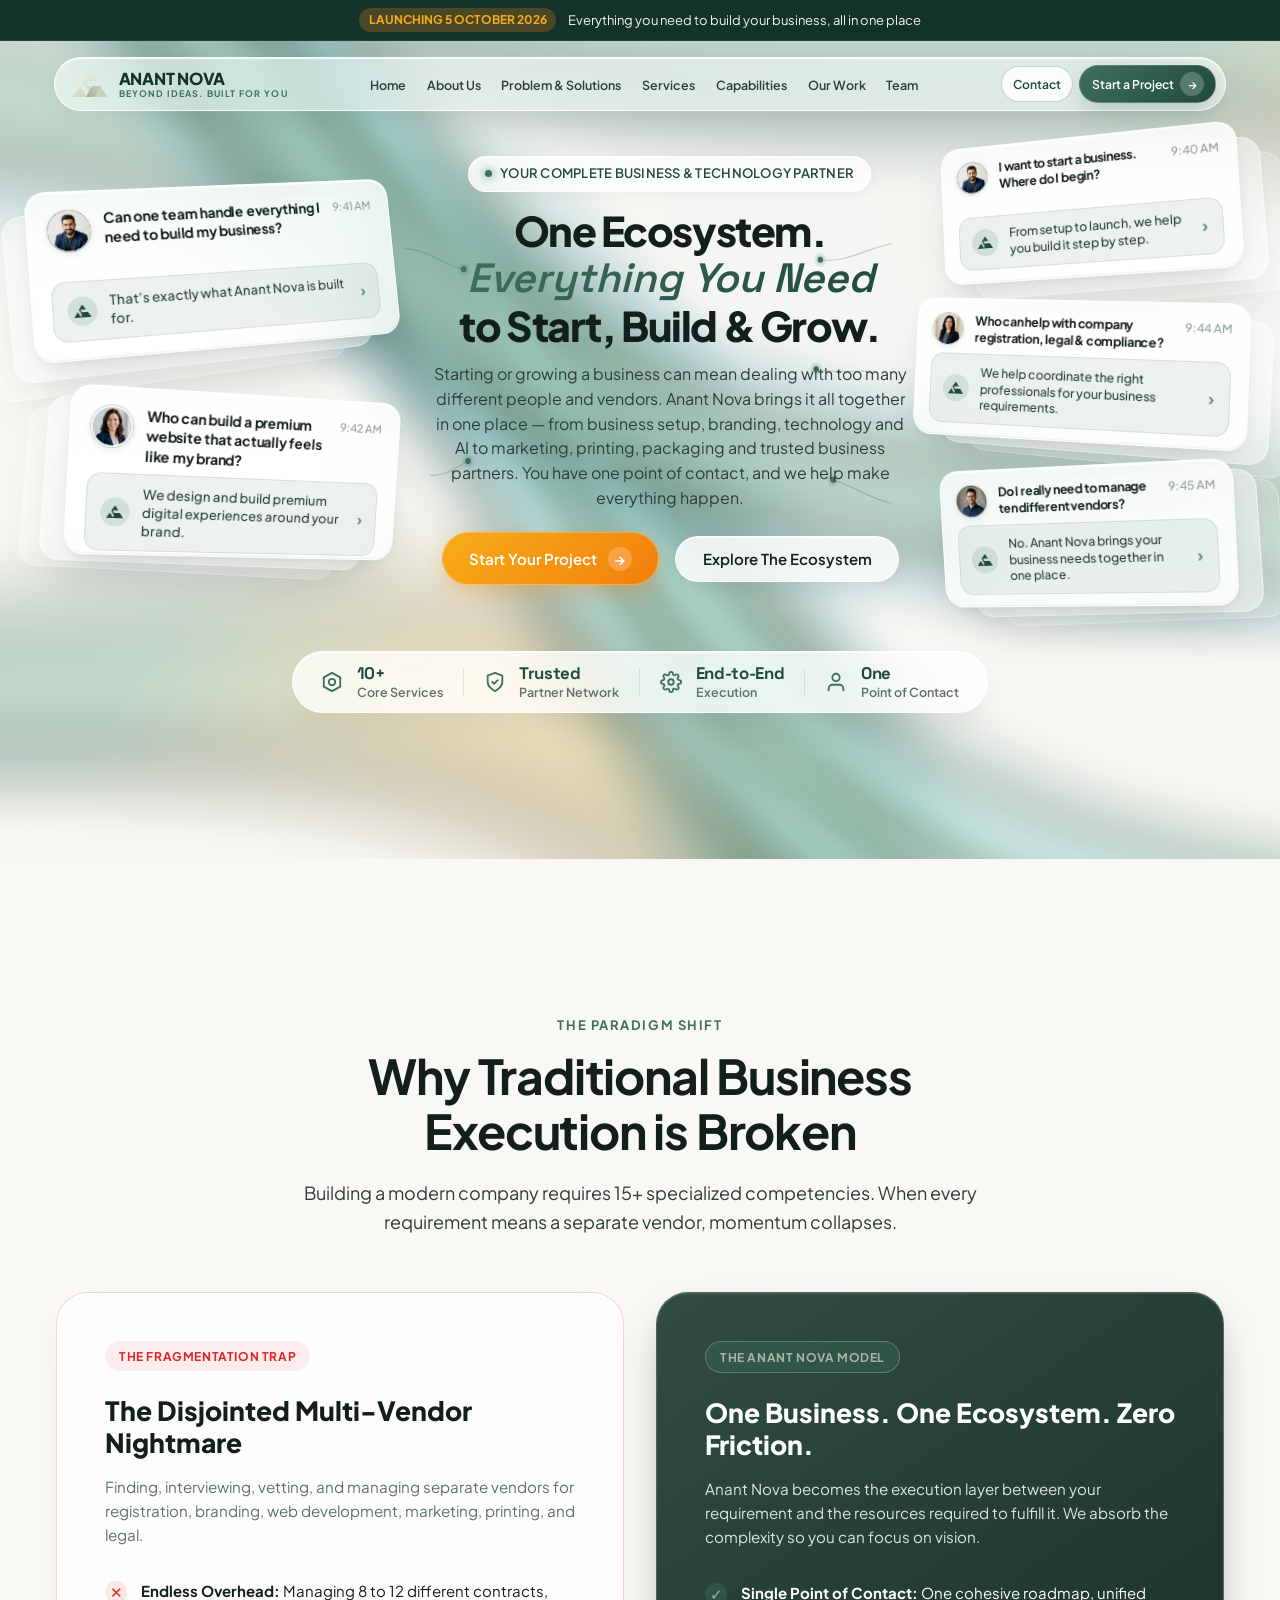
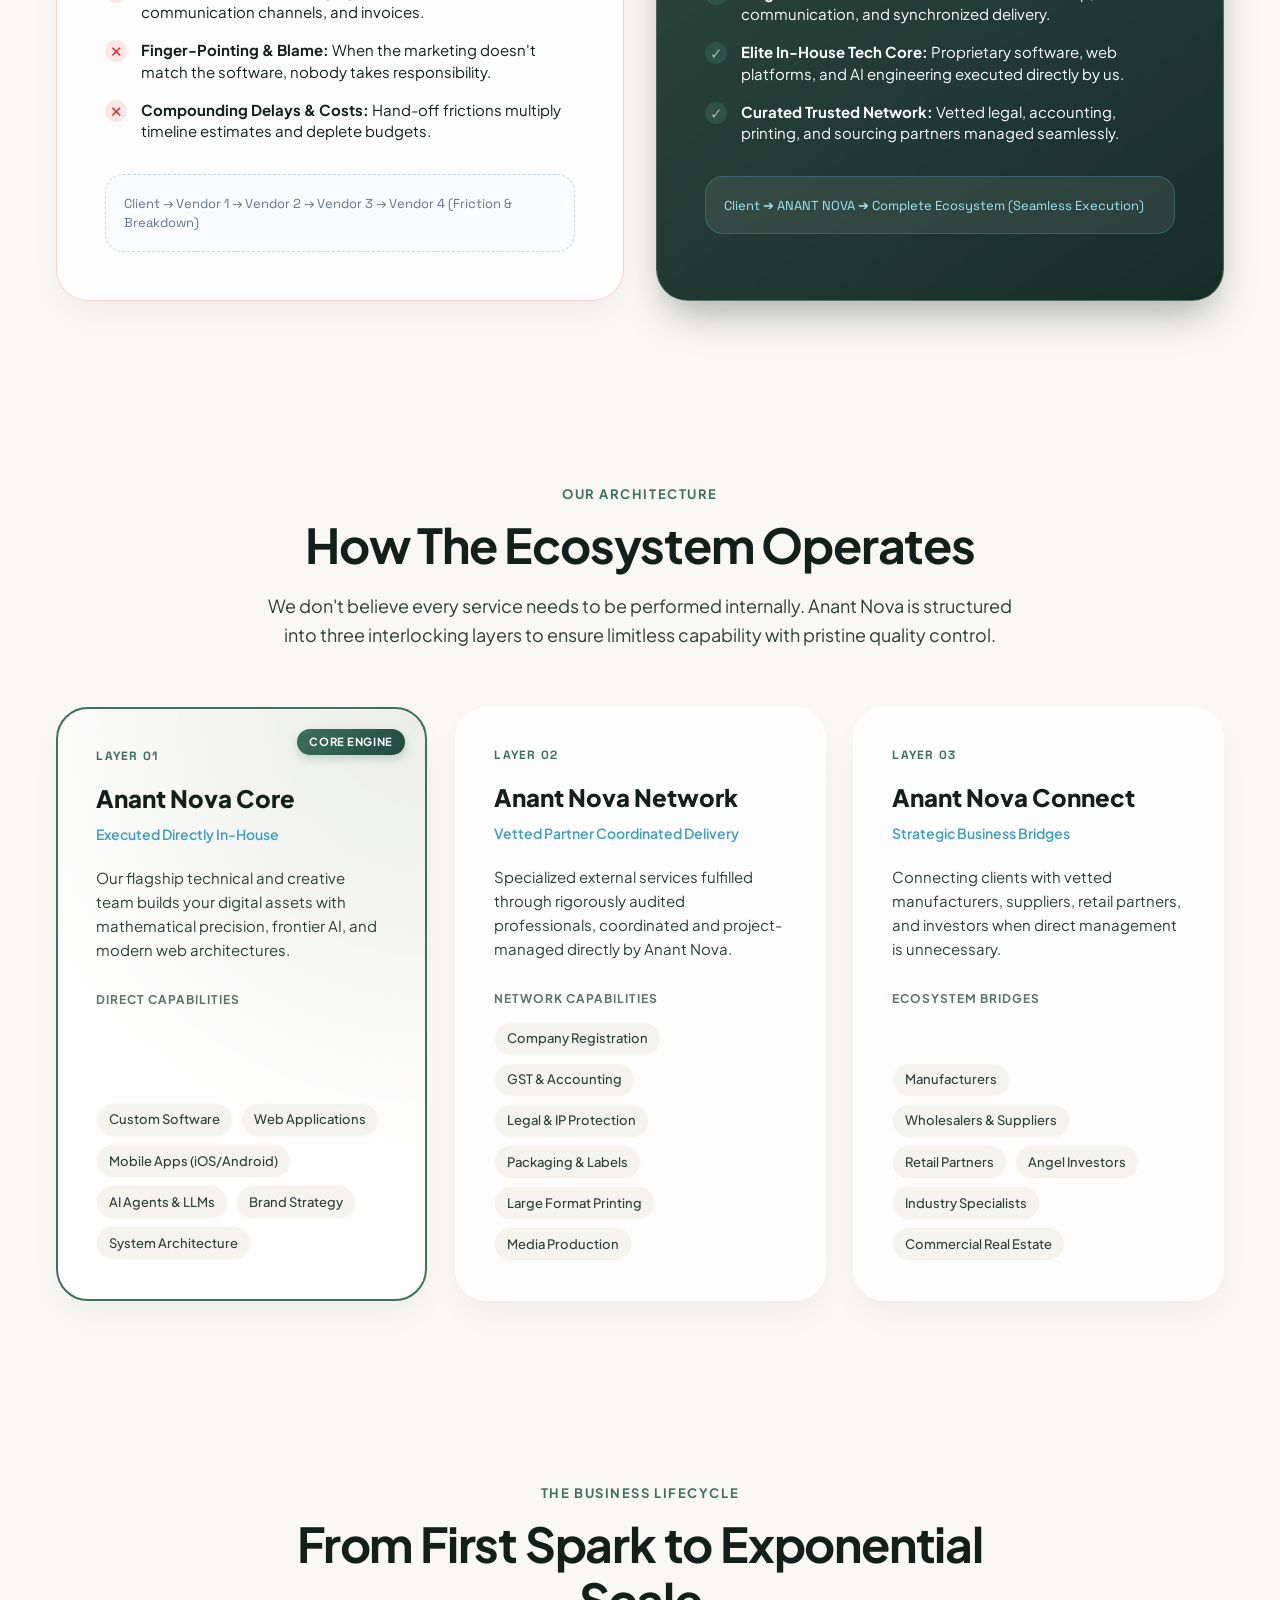
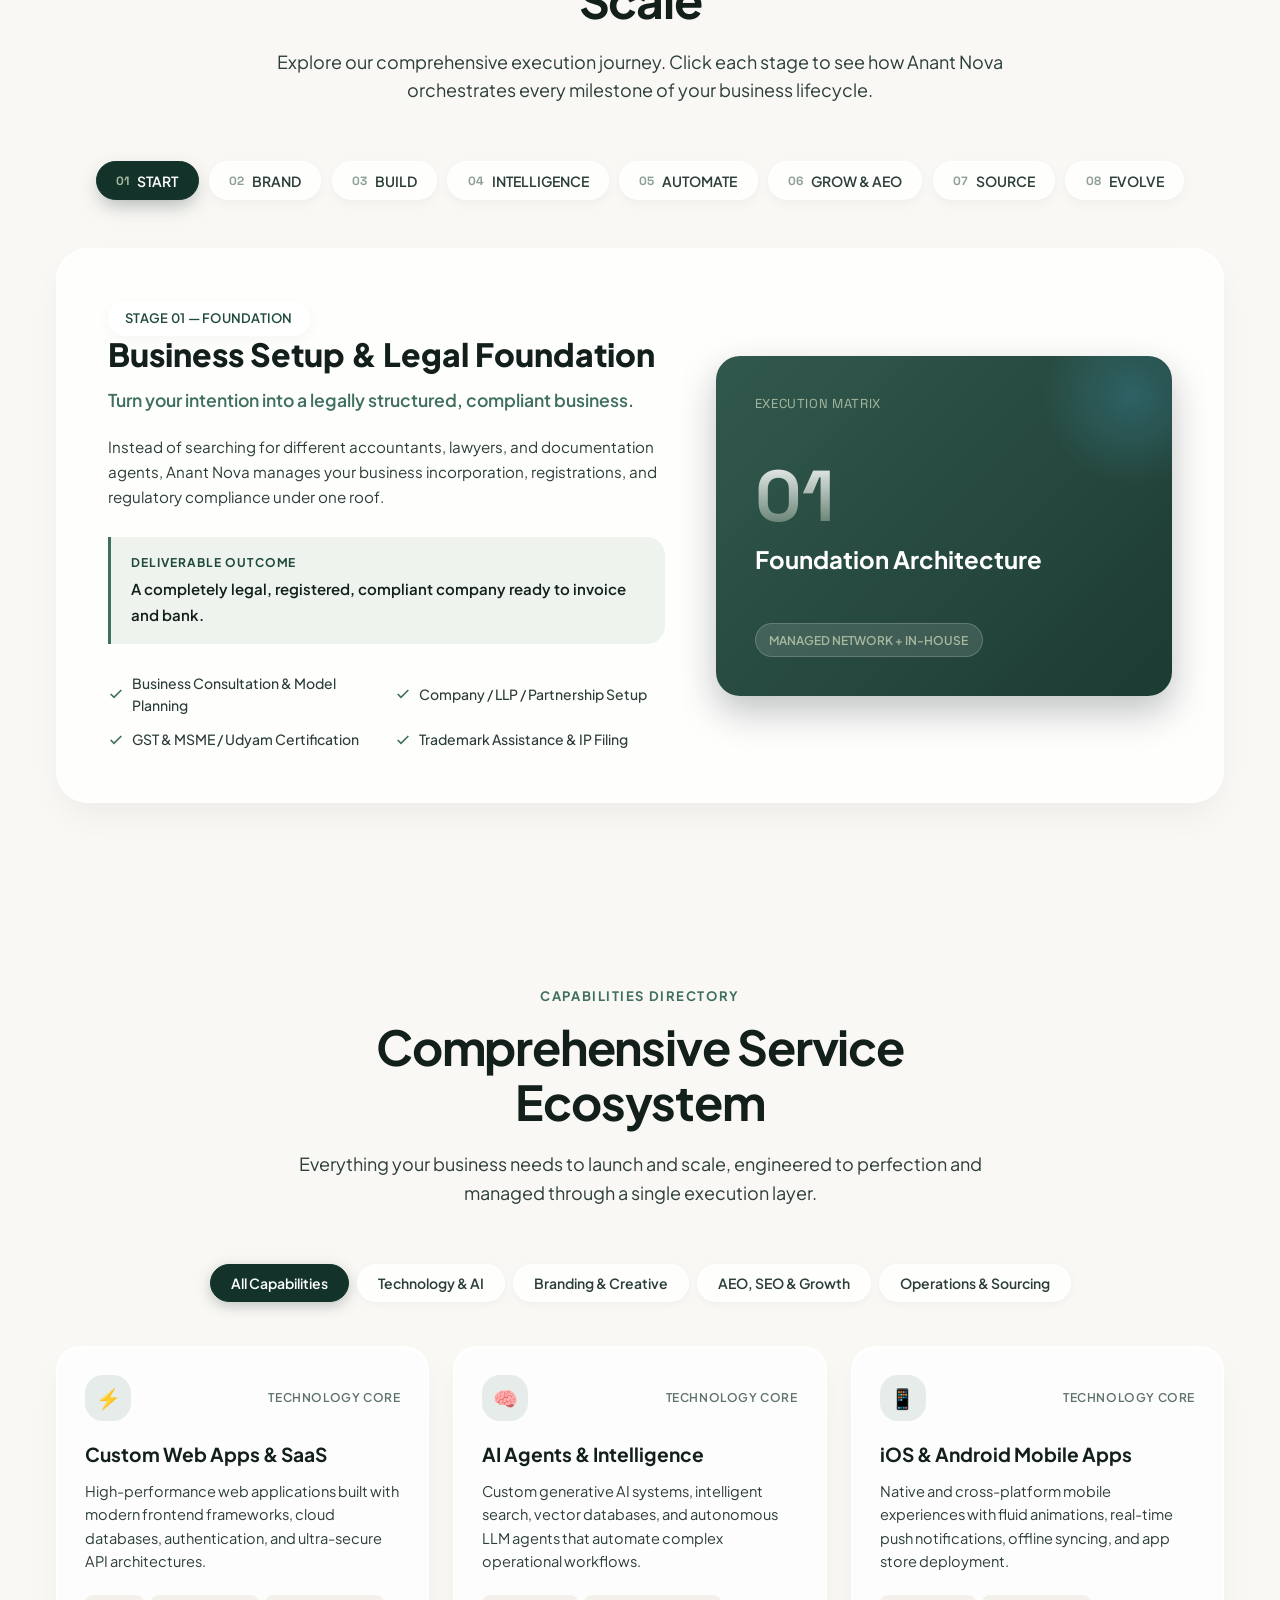
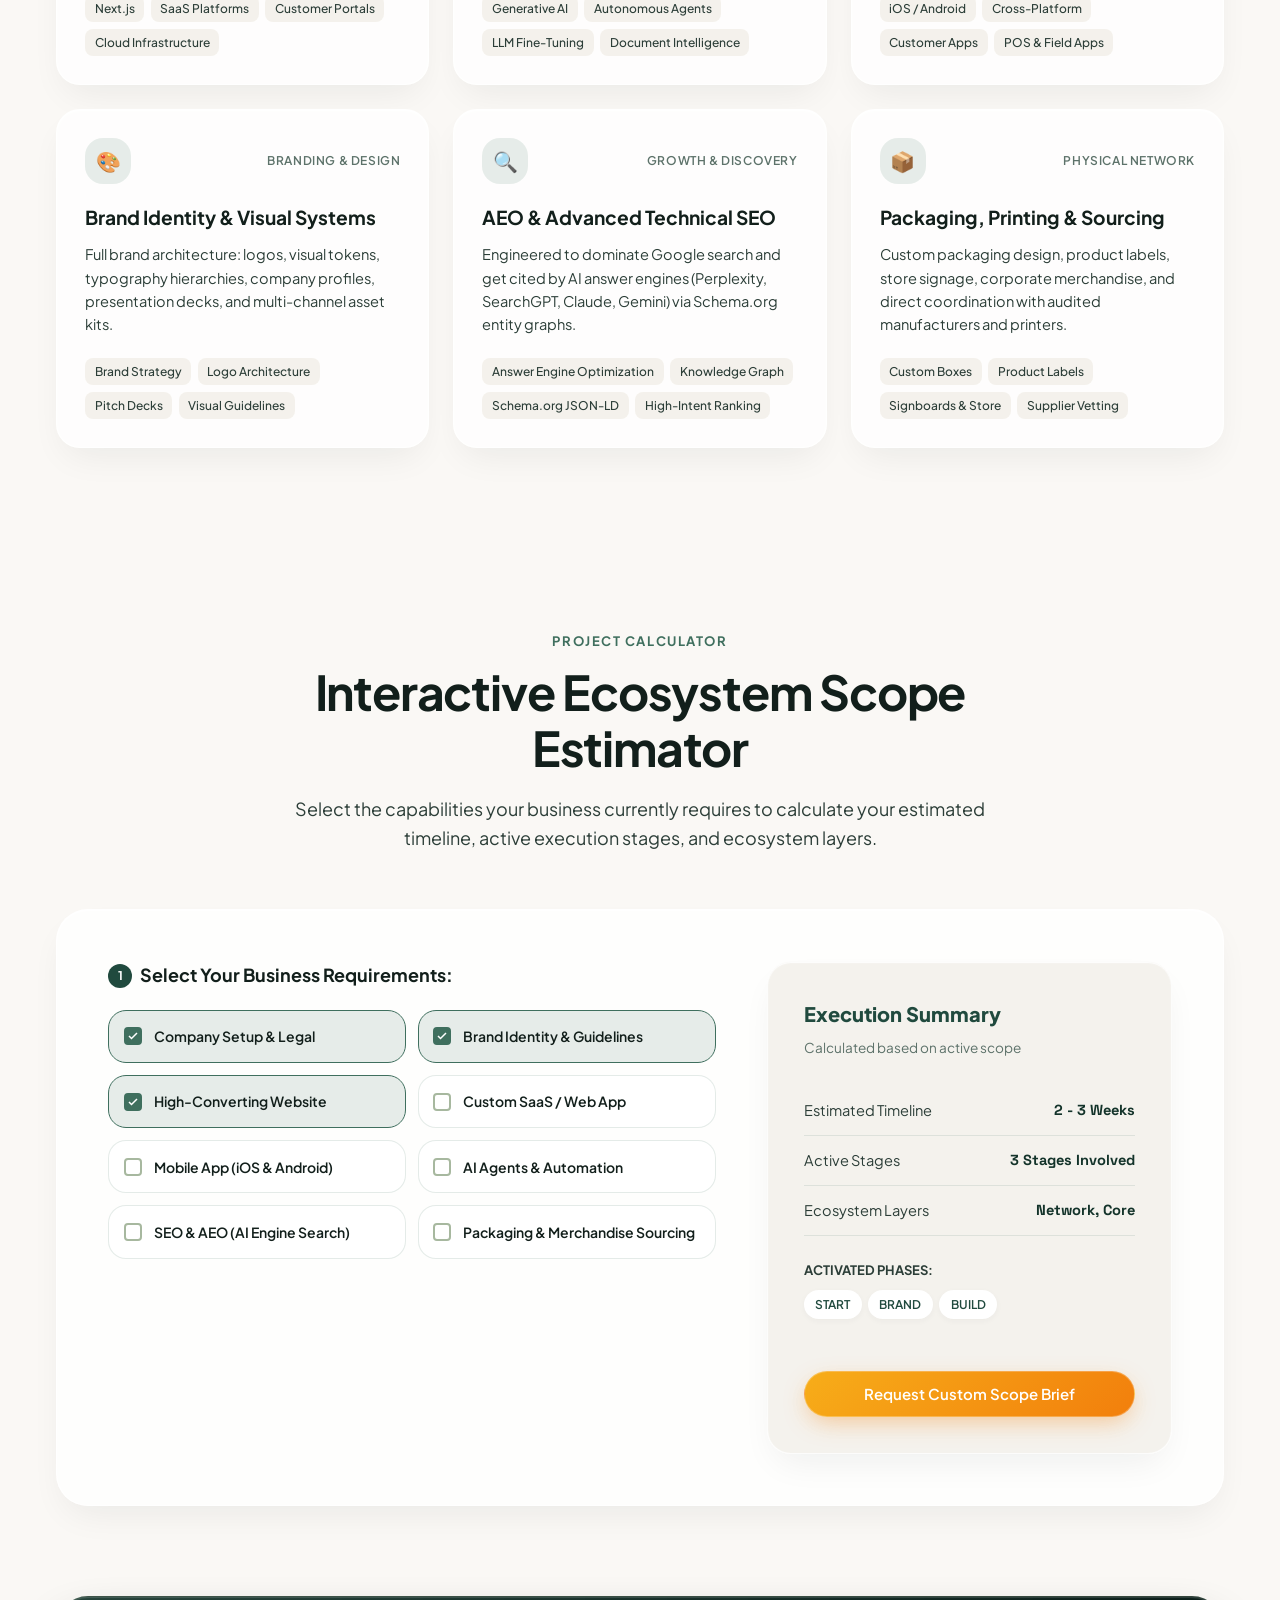
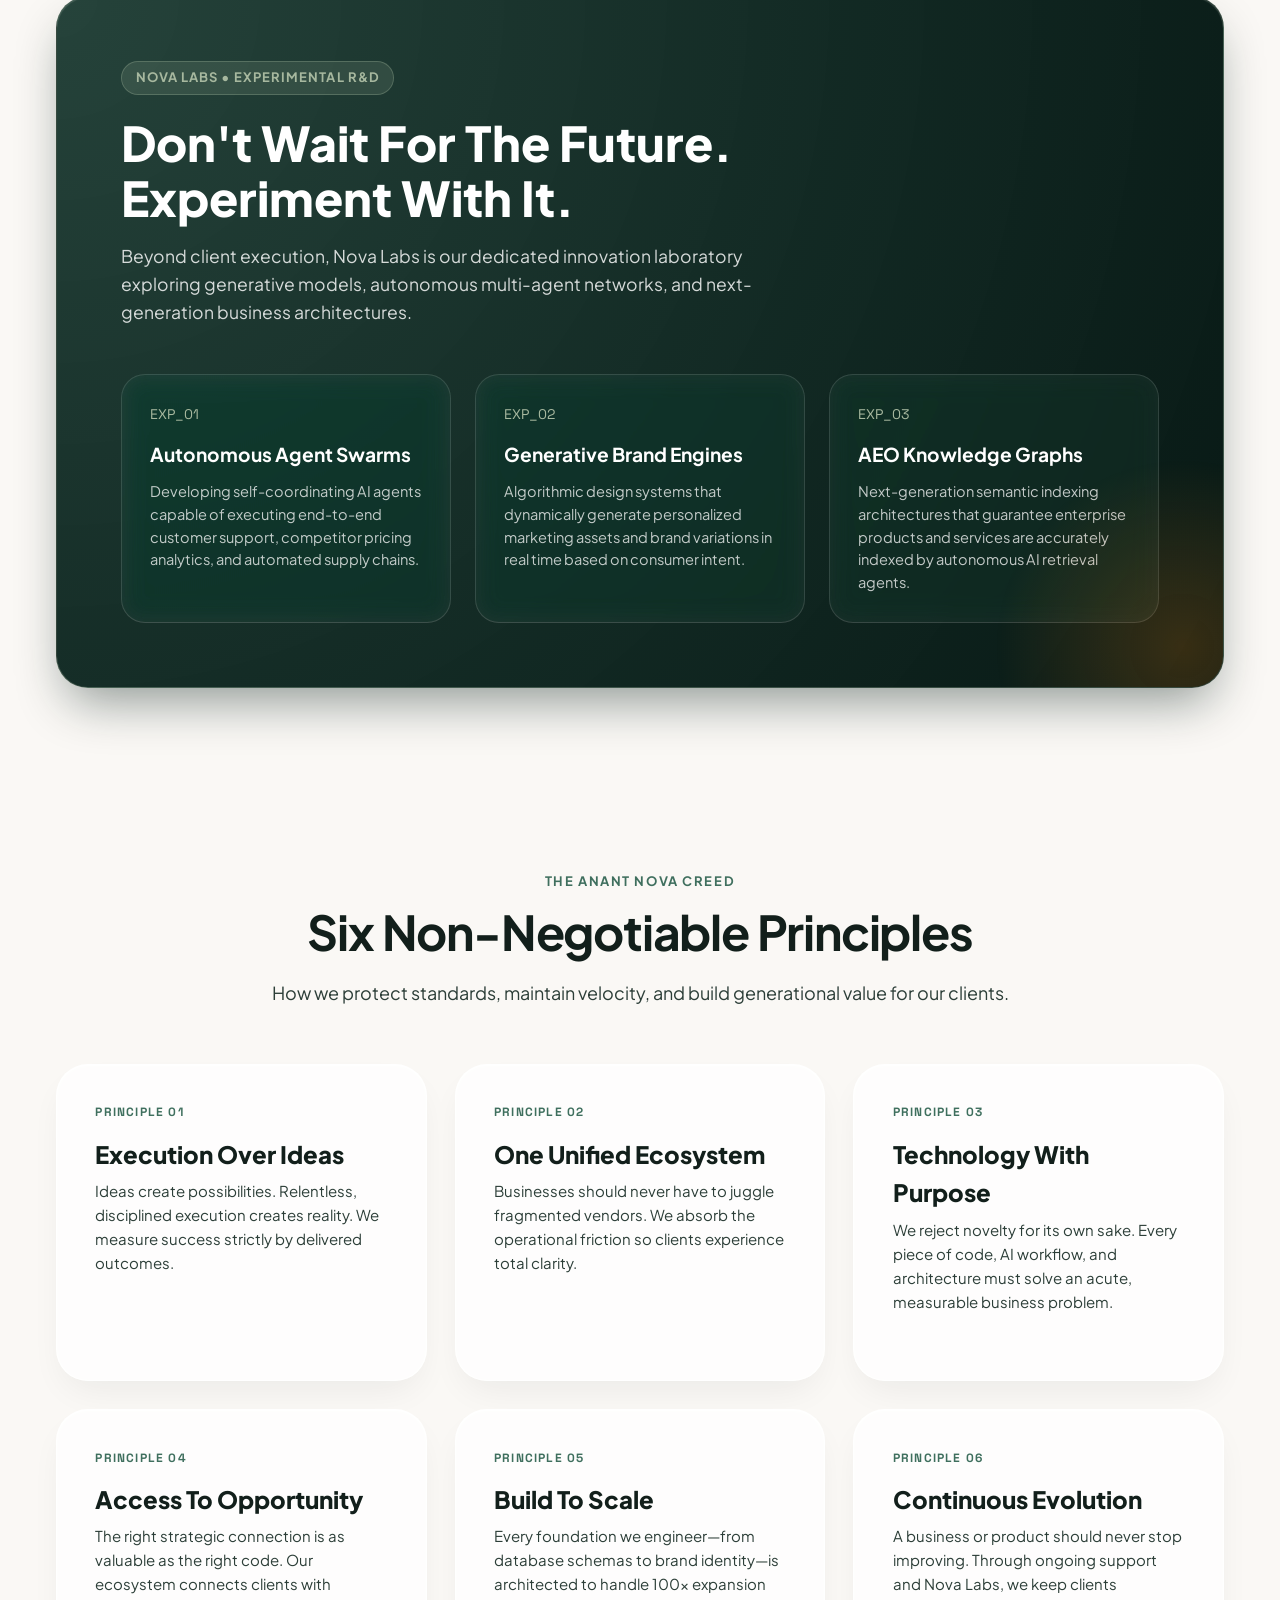
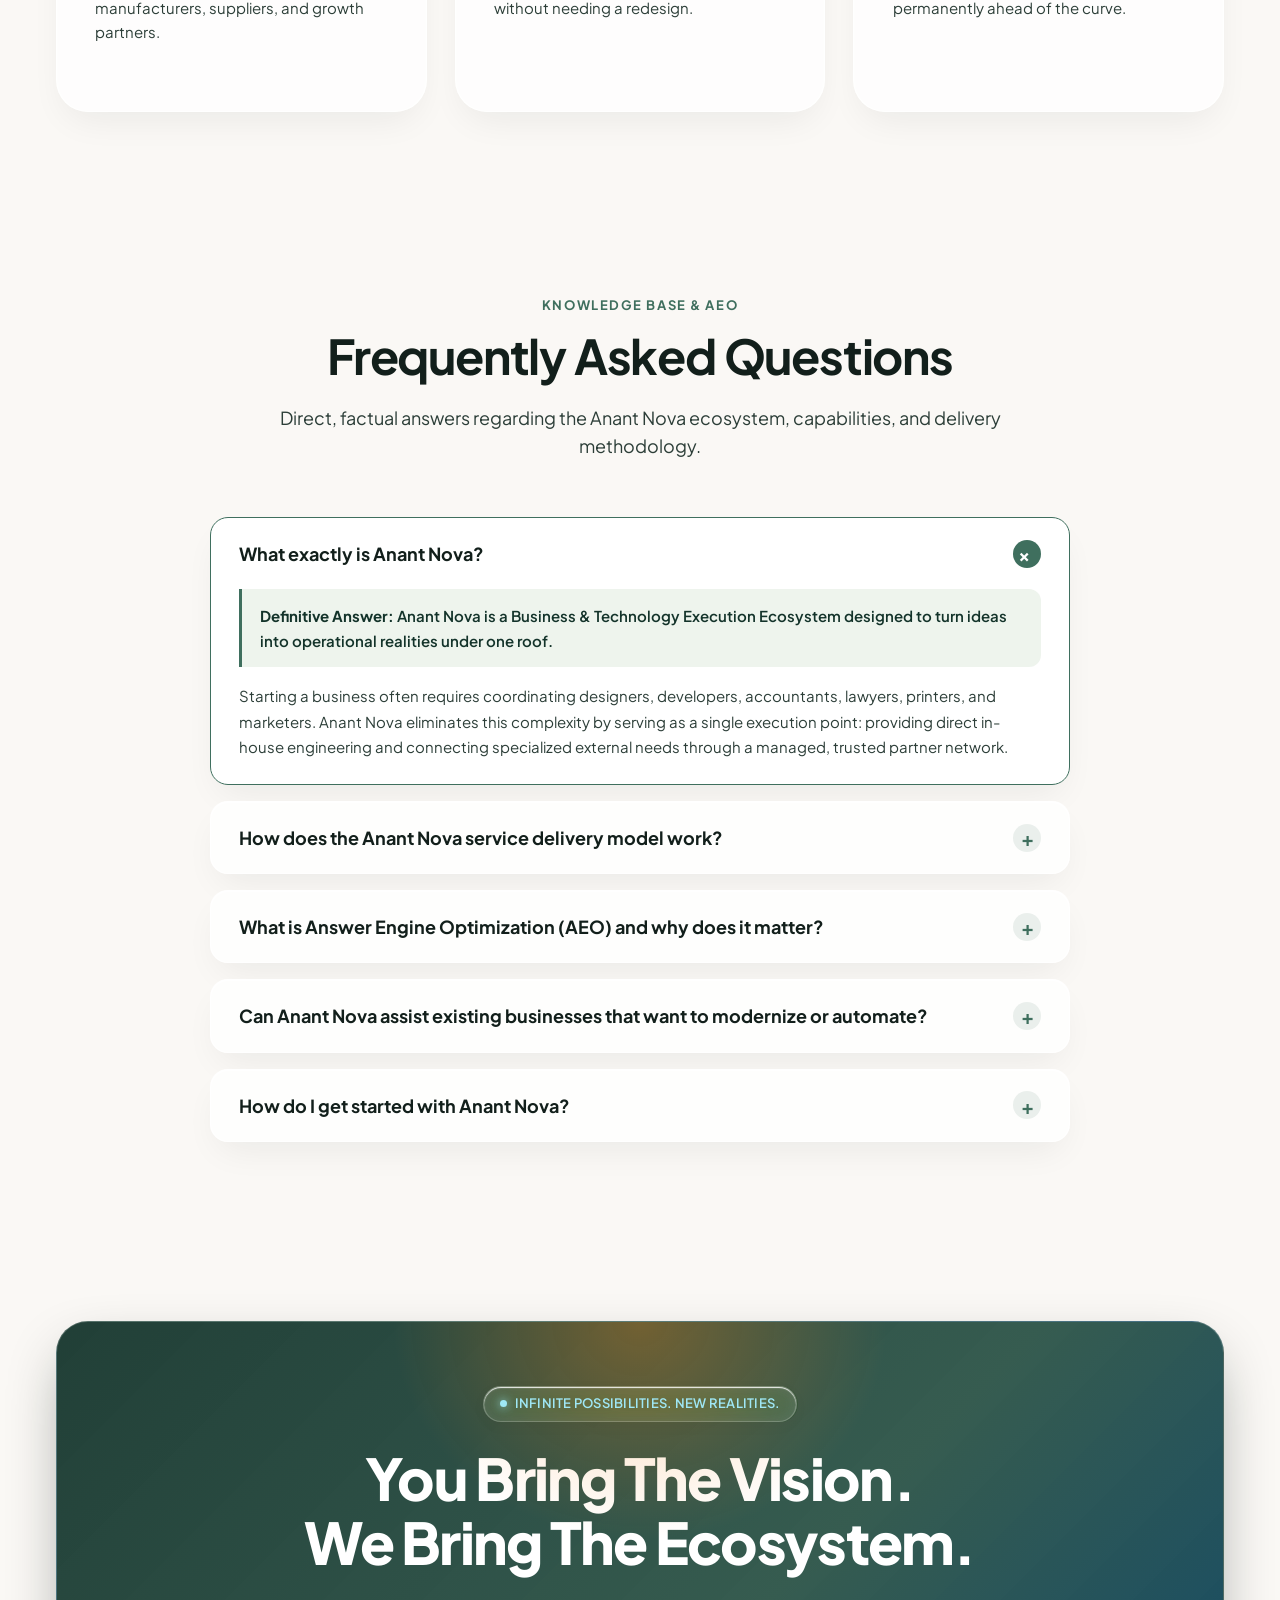
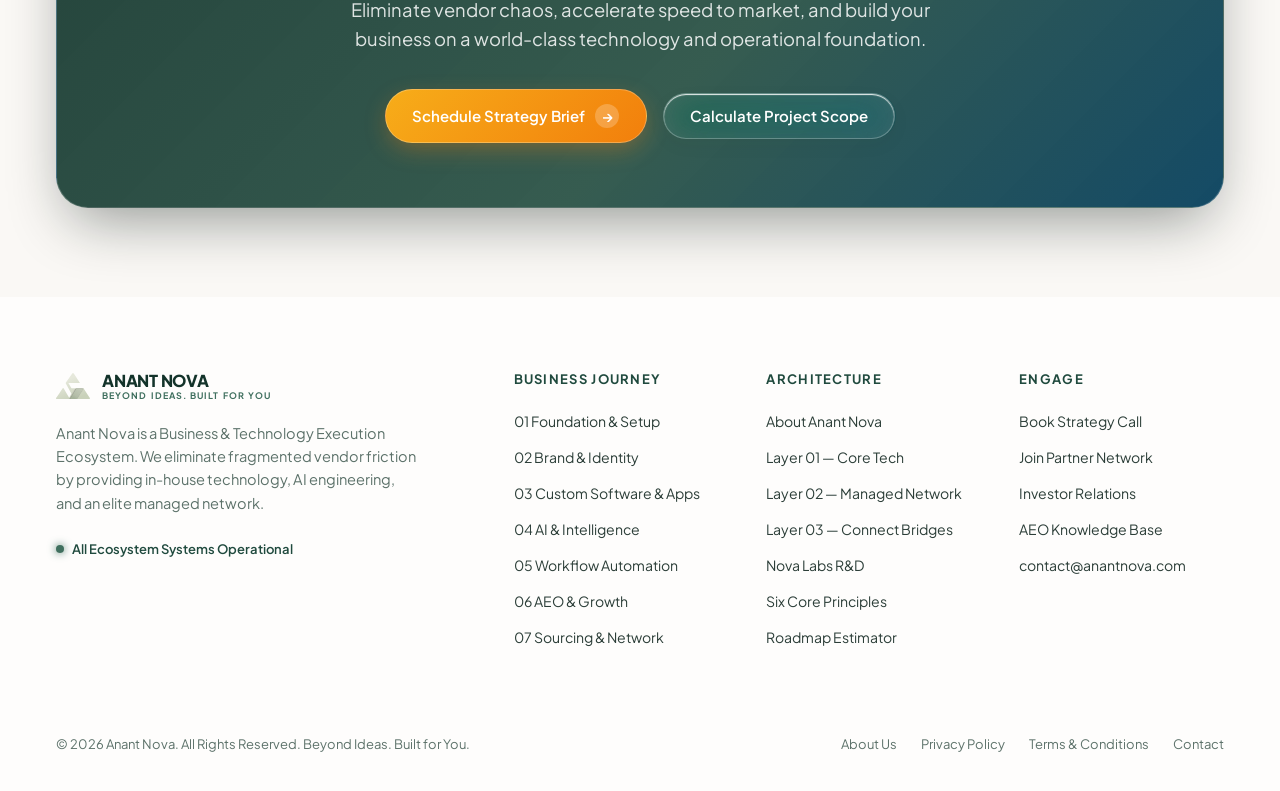
<file: index.html>
<!DOCTYPE html>
<html lang="en">

<head>
  <!-- SEO & AEO Primary Metadata -->
  <meta charset="UTF-8">
  <meta name="viewport" content="width=device-width, initial-scale=1.0">
  <title>Anant Nova — Business & Technology Execution Ecosystem | Beyond Ideas. Built for You.</title>
  <meta name="description"
    content="Anant Nova is a Business & Technology Execution Ecosystem built to help startups, entrepreneurs, and businesses turn ideas into reality. One point of contact for in-house tech, AI engineering, branding, and specialized vendor networks.">
  <meta name="keywords"
    content="Anant Nova, business execution ecosystem, tech agency, AI engineering, full lifecycle business development, custom software, startup studio, branding, web applications, AEO, Answer Engine Optimization">
  <meta name="author" content="Anant Nova">
  <meta name="robots" content="index, follow, max-snippet:-1, max-image-preview:large, max-video-preview:-1">
  <meta name="theme-color" content="#FAF9F6">
  <link rel="canonical" href="https://anantnova.com/">

  <!-- Open Graph / Facebook -->
  <meta property="og:type" content="website">
  <meta property="og:url" content="https://anantnova.com/">
  <meta property="og:title" content="Anant Nova — Business & Technology Execution Ecosystem">
  <meta property="og:description"
    content="Beyond Ideas. Built for You. One point of contact for in-house technology, AI workflows, brand systems, and business network execution.">
  <meta property="og:image" content="logo/favicon.svg">
  <meta property="og:site_name" content="Anant Nova">

  <!-- Twitter Meta -->
  <meta name="twitter:card" content="summary_large_image">
  <meta name="twitter:title" content="Anant Nova — Business & Technology Execution Ecosystem">
  <meta name="twitter:description"
    content="Turn infinite possibilities into reality. Master services across tech, software, AI, branding, and business operations.">
  <meta name="twitter:image" content="logo/favicon.svg">

  <!-- Favicon -->
  <link rel="icon" type="image/png" href="logo/favicon.svg">

  <!-- Stylesheet -->
  <link rel="stylesheet" href="assets/css/style.css?v=5.1">

  <!-- Comprehensive Schema.org JSON-LD for SEO & AEO (Answer Engine Optimization) -->
  <script type="application/ld+json">
  {
    "@context": "https://schema.org",
    "@graph": [
      {
        "@type": "Organization",
        "@id": "https://anantnova.com/#organization",
        "name": "Anant Nova",
        "url": "https://anantnova.com",
        "logo": "https://anantnova.com/logo/favicon.svg",
        "slogan": "Beyond Ideas. Built for You. Infinite Possibilities. New Realities.",
        "description": "Anant Nova is a Business & Technology Execution Ecosystem built to help businesses, entrepreneurs, startups, and organizations turn ideas into reality without managing fragmented vendors.",
        "knowsAbout": [
          "Business Setup & Incorporation",
          "Brand Identity & Visual Systems",
          "Custom Software & Web Application Development",
          "Artificial Intelligence & Agentic Workflows",
          "Workflow Automation & CRM Systems",
          "Search Engine Optimization & Answer Engine Optimization",
          "Packaging, Printing & Physical Sourcing",
          "Continuous System Operations & Scaling"
        ]
      },
      {
        "@type": "WebSite",
        "@id": "https://anantnova.com/#website",
        "url": "https://anantnova.com",
        "name": "Anant Nova",
        "publisher": { "@id": "https://anantnova.com/#organization" }
      },
      {
        "@type": "Service",
        "@id": "https://anantnova.com/#ecosystem-service",
        "name": "Business & Technology Execution Ecosystem",
        "provider": { "@id": "https://anantnova.com/#organization" },
        "serviceType": "Turnkey Business & Technology Development",
        "areaServed": "Global",
        "description": "A three-layered execution model providing direct in-house engineering, trusted partner delivery, and strategic business connections."
      },
      {
        "@type": "FAQPage",
        "@id": "https://anantnova.com/#faq",
        "mainEntity": [
          {
            "@type": "Question",
            "name": "What is Anant Nova?",
            "acceptedAnswer": {
              "@type": "Answer",
              "text": "Anant Nova is a Business & Technology Execution Ecosystem that bridges the gap between having an idea, building it, and scaling the business. Instead of hiring 10+ disjointed vendors for legal, software, design, and marketing, Anant Nova provides a unified execution layer with one point of contact."
            }
          },
          {
            "@type": "Question",
            "name": "How does Anant Nova differ from a traditional agency or dev shop?",
            "acceptedAnswer": {
              "@type": "Answer",
              "text": "Traditional agencies only solve isolated slices (like only design or only web development). Anant Nova is a full-lifecycle execution ecosystem operating through three layers: Core (in-house tech and AI), Network (vetted legal, branding, and printing partners), and Connect (manufacturers, suppliers, and distributors)."
            }
          },
          {
            "@type": "Question",
            "name": "What are the stages in the Anant Nova Business Journey?",
            "acceptedAnswer": {
              "@type": "Answer",
              "text": "The Anant Nova Business Journey follows seven stages: Start (legal & business setup), Brand (identity & collateral), Build (software & platforms), Intelligence (AI integration), Automate (workflow systems), Grow (AEO & SEO visibility), and Operate/Evolve (scaling & Nova Labs R&D)."
            }
          },
          {
            "@type": "Question",
            "name": "What is Answer Engine Optimization (AEO) and how does Anant Nova implement it?",
            "acceptedAnswer": {
              "@type": "Answer",
              "text": "AEO (Answer Engine Optimization) prepares digital content and structured data so that conversational AI search engines (like Perplexity AI, ChatGPT Search, Claude, and Google AI Overviews) can cite, reference, and recommend your business as the definitive answer."
            }
          }
        ]
      }
    ]
  }
  </script>
</head>

<body>

  <!-- Master Ambient Generative 3D Light Fluid WebGL Canvas -->
  <div class="global-canvas-wrapper" aria-hidden="true">
    <canvas id="ambient-canvas"></canvas>
    <div class="global-canvas-overlay"></div>
  </div>

  <!-- Top Announcement Bar -->
  <div class="top-notice-bar">
    <span class="pulse-pill">LAUNCHING 5 OCTOBER 2026</span>
    <span>Everything you need to build your business, all in one place</span>
  </div>

  <!-- Master Floating Header -->
  <header class="site-header" id="header">
    <div class="container">
      <nav class="nav-container" aria-label="Main Navigation">
        <a href="#" class="brand-logo" title="Anant Nova Home">
          <img src="logo/favicon.svg" alt="Anant Nova Primary Logo" class="logo-img" width="38" height="38">
          <div class="brand-name">
            <span>ANANT NOVA</span>
            <span class="brand-tagline">Beyond Ideas. Built for You</span>
          </div>
        </a>

        <ul class="nav-links">
          <li><a href="#hero" class="nav-link">Home</a></li>
          <li><a href="about.html" class="nav-link">About Us</a></li>
          <li><a href="#problem" class="nav-link">Problem &amp; Solutions</a></li>
          <li><a href="services.html" class="nav-link">Services</a></li>
          <li><a href="#capabilities" class="nav-link">Capabilities</a></li>
          <li><a href="our-work.html" class="nav-link">Our Work</a></li>
          <li><a href="team.html" class="nav-link">Team</a></li>
        </ul>

        <div class="nav-actions">
          <a href="contact.html" class="nav-contact-btn">Contact</a>
          <button class="btn btn-primary open-inquiry-modal" data-topic="General Ecosystem Consultation">
            <span>Start a Project</span>
            <div class="btn-icon-circle">→</div>
          </button>
          <button class="mobile-menu-btn" aria-label="Toggle Navigation Menu" aria-expanded="false"
            id="mobile-toggle-btn">
            <span class="hamburger-bar"></span>
            <span class="hamburger-bar"></span>
            <span class="hamburger-bar"></span>
          </button>
        </div>
      </nav>
    </div>
  </header>

  <!-- Mobile Navigation Backdrop Overlay & Drawer -->
  <div class="mobile-nav-overlay" id="mobile-overlay" aria-hidden="true"></div>
  <aside class="mobile-nav-drawer" id="mobile-drawer" aria-hidden="true">
    <div class="mobile-drawer-header">
      <div class="brand-logo">
        <img src="logo/favicon.svg" alt="Anant Nova Logo" class="logo-img" width="34" height="34">
        <div class="brand-name">
          <span>ANANT NOVA</span>
          <span class="brand-tagline">Beyond Ideas. Built for You</span>
        </div>
      </div>
      <button class="mobile-drawer-close" id="mobile-drawer-close" aria-label="Close navigation menu">✕</button>
    </div>
    <ul class="mobile-nav-links">
      <li><a href="#hero"><span>Home</span> <span class="arr">→</span></a></li>
      <li><a href="about.html"><span>About Us</span> <span class="arr">→</span></a></li>
      <li><a href="#problem"><span>Problem &amp; Solutions</span> <span class="arr">→</span></a></li>
      <li><a href="services.html"><span>Services</span> <span class="arr">→</span></a></li>
      <li><a href="#capabilities"><span>Capabilities</span> <span class="arr">→</span></a></li>
      <li><a href="our-work.html"><span>Our Work</span> <span class="arr">→</span></a></li>
      <li><a href="team.html"><span>Team</span> <span class="arr">→</span></a></li>
      <li><a href="contact.html"><span>Contact</span> <span class="arr">→</span></a></li>
    </ul>
    <div class="mobile-drawer-footer">
      <button class="btn btn-primary open-inquiry-modal" style="width: 100%; justify-content: center;"
        data-topic="Mobile Menu Consultation">
        <span>Start a Project</span>
        <div class="btn-icon-circle">→</div>
      </button>
      <div class="mobile-drawer-status">
        <span class="status-dot"></span>
        <span>LAUNCHING 5 OCTOBER 2026</span>
      </div>
    </div>
  </aside>

  <main>
    <!-- ==========================================
         HERO SECTION: Generative 3D Light Fluid WebGL
         ========================================== -->
    <section class="hero-section" id="hero">
      <div class="container hero-container">
        <!-- Hero Interactive Stage -->
        <div class="hero-stage">
          <!-- Ambient Decorative Curved Vector Connectors & Glowing Ecosystem Nodes -->
          <svg class="hero-connector-svg" viewBox="0 0 1440 500" fill="none" preserveAspectRatio="none"
            aria-hidden="true">
            <defs>
              <radialGradient id="nodeGlowGrad" cx="50%" cy="50%" r="50%">
                <stop offset="0%" stop-color="#3F6F5E" stop-opacity="0.45" />
                <stop offset="60%" stop-color="#3F6F5E" stop-opacity="0.15" />
                <stop offset="100%" stop-color="#3F6F5E" stop-opacity="0" />
              </radialGradient>
            </defs>

            <!-- Base Curved Relationship Lines -->
            <g class="connector-base-paths">
              <!-- Path 1: Top-Left Card (Slot 0) to Central Ecosystem Node -->
              <path d="M 440 120 C 470 122, 490 140, 510 142" stroke="rgba(63, 111, 94, 0.28)" stroke-width="1.2"
                stroke-linecap="round" />
              <!-- Path 2: Bottom-Left Card (Slot 1) to Central Ecosystem Node (Left gutter) -->
              <path d="M 470 360 C 488 362, 500 352, 515 345" stroke="rgba(63, 111, 94, 0.28)" stroke-width="1.2"
                stroke-linecap="round" />
              <!-- Path 3: Top-Right Card (Slot 2) to Central Ecosystem Node -->
              <path d="M 1020 115 C 990 120, 965 136, 935 132" stroke="rgba(63, 111, 94, 0.28)" stroke-width="1.2"
                stroke-linecap="round" />
              <!-- Path 4: Middle-Right Card (Slot 3) to Central Ecosystem Node -->
              <path d="M 995 250 C 970 250, 952 252, 930 248" stroke="rgba(63, 111, 94, 0.28)" stroke-width="1.2"
                stroke-linecap="round" />
              <!-- Path 5: Bottom-Right Card (Slot 4) to Central Ecosystem Node (Right gutter) -->
              <path d="M 1020 390 C 995 385, 975 372, 950 365" stroke="rgba(63, 111, 94, 0.28)" stroke-width="1.2"
                stroke-linecap="round" />
            </g>

            <!-- Animated Traveling Light Pulse Flow (Slow Organic Pulses) -->
            <g class="connector-pulse-paths">
              <path d="M 440 120 C 470 122, 490 140, 510 142" class="connector-pulse-line pulse-1" stroke="#3F6F5E"
                stroke-width="1.5" stroke-linecap="round" />
              <path d="M 470 360 C 488 362, 500 352, 515 345" class="connector-pulse-line pulse-2" stroke="#3F6F5E"
                stroke-width="1.5" stroke-linecap="round" />
              <path d="M 1020 115 C 990 120, 965 136, 935 132" class="connector-pulse-line pulse-3" stroke="#3F6F5E"
                stroke-width="1.5" stroke-linecap="round" />
              <path d="M 995 250 C 970 250, 952 252, 930 248" class="connector-pulse-line pulse-4" stroke="#3F6F5E"
                stroke-width="1.5" stroke-linecap="round" />
              <path d="M 1020 390 C 995 385, 975 372, 950 365" class="connector-pulse-line pulse-5" stroke="#3F6F5E"
                stroke-width="1.5" stroke-linecap="round" />
            </g>

            <!-- Central Data Connection Nodes with Glowing Halos -->
            <g class="connector-terminal-nodes">
              <!-- Node 1: Left Upper Terminal -->
              <circle cx="510" cy="142" r="8.5" fill="url(#nodeGlowGrad)" class="node-halo-pulse" />
              <circle cx="510" cy="142" r="3.2" fill="#3F6F5E" />

              <!-- Node 2: Left Lower Terminal -->
              <circle cx="515" cy="345" r="8.5" fill="url(#nodeGlowGrad)" class="node-halo-pulse" />
              <circle cx="515" cy="345" r="3.2" fill="#3F6F5E" />

              <!-- Node 3: Right Upper Terminal -->
              <circle cx="935" cy="132" r="8.5" fill="url(#nodeGlowGrad)" class="node-halo-pulse" />
              <circle cx="935" cy="132" r="3.2" fill="#3F6F5E" />

              <!-- Node 4: Right Middle Terminal -->
              <circle cx="930" cy="248" r="8.5" fill="url(#nodeGlowGrad)" class="node-halo-pulse" />
              <circle cx="930" cy="248" r="3.2" fill="#3F6F5E" />

              <!-- Node 5: Right Lower Terminal -->
              <circle cx="950" cy="365" r="8.5" fill="url(#nodeGlowGrad)" class="node-halo-pulse" />
              <circle cx="950" cy="365" r="3.2" fill="#3F6F5E" />
            </g>
          </svg>

          <!-- Desktop Floating Conversational Cards (Left: 2 Larger Cards, Visual Focus) -->
          <div class="hero-floating-cards-left" aria-label="Ecosystem inquiries left">
            <!-- Card Left 1: Large Primary Focus (#10 ⭐ Main Hero Question) -->
            <div class="hero-card-3d-wrapper wrapper-left-1" id="desktop-wrapper-0">
              <div class="card-depth-plate plate-secondary" aria-hidden="true"></div>
              <div class="card-depth-plate plate-primary" aria-hidden="true"></div>
              <article class="hero-convo-card card-large card-float-1 glass-card-sheen" id="desktop-convo-0"
                data-slot="0">
                <div class="convo-card-flip-inner">
                  <div class="convo-user-row">
                    <div class="convo-avatar-box">
                      <img src="assets/images/avatars/avatar_1.jpg" alt="Startup Founder" class="convo-avatar-img">
                    </div>
                    <p class="convo-question-text">Can one team handle everything I need to build my business?</p>
                    <span class="convo-timestamp">9:41 AM</span>
                  </div>
                  <div class="convo-response-bubble">
                    <div class="convo-brand-mark">
                      <img src="logo/mark-green.svg" alt="Anant Nova" width="16" height="16">
                    </div>
                    <p class="convo-answer-text">That’s exactly what Anant Nova is built for.</p>
                    <span class="convo-action-arrow">›</span>
                  </div>
                </div>
              </article>
            </div>

            <!-- Card Left 2: Large Focus (#02 Premium Website) -->
            <div class="hero-card-3d-wrapper wrapper-left-2" id="desktop-wrapper-1">
              <div class="card-depth-plate plate-secondary" aria-hidden="true"></div>
              <div class="card-depth-plate plate-primary" aria-hidden="true"></div>
              <article class="hero-convo-card card-large card-float-2 glass-card-sheen" id="desktop-convo-1"
                data-slot="1">
                <div class="convo-card-flip-inner">
                  <div class="convo-user-row">
                    <div class="convo-avatar-box">
                      <img src="assets/images/avatars/avatar_2.jpg" alt="Brand Founder" class="convo-avatar-img">
                    </div>
                    <p class="convo-question-text">Who can build a premium website that actually feels like my brand?
                    </p>
                    <span class="convo-timestamp">9:42 AM</span>
                  </div>
                  <div class="convo-response-bubble">
                    <div class="convo-brand-mark">
                      <img src="logo/mark-green.svg" alt="Anant Nova" width="16" height="16">
                    </div>
                    <p class="convo-answer-text">We design and build premium digital experiences around your brand.</p>
                    <span class="convo-action-arrow">›</span>
                  </div>
                </div>
              </article>
            </div>
          </div>

          <!-- Central Hero Content -->
          <div class="hero-content">
            <div class="hero-badge-wrap" data-reveal="fade-up">
              <div class="pill-badge">
                <span class="dot"></span>
                <span>YOUR COMPLETE BUSINESS &amp; TECHNOLOGY PARTNER</span>
              </div>
            </div>

            <h1 class="heading-xl hero-title" data-reveal="fade-up" data-delay="1">
              One Ecosystem.<br>
              <span class="italic-accent">Everything You Need</span><br>
              to Start, Build &amp; Grow.
            </h1>

            <p class="hero-description" data-reveal="fade-up" data-delay="2">
              Starting or growing a business can mean dealing with too many different people and vendors. Anant Nova
              brings it all together in one place — from business setup, branding, technology and AI to marketing,
              printing, packaging and trusted business partners. You have one point of contact, and we help make
              everything happen.
            </p>

            <div class="hero-cta-group" data-reveal="fade-up" data-delay="3">
              <button class="btn btn-nova open-inquiry-modal" data-topic="Hero CTA — Start Project">
                <span>Start Your Project</span>
                <div class="btn-icon-circle">→</div>
              </button>
              <a href="#layers" class="btn btn-glass">
                <span>Explore The Ecosystem</span>
              </a>
            </div>

            <!-- Mobile Conversational Card (Visible on <= 1024px) -->
            <div class="hero-mobile-convo-wrap" id="hero-mobile-convo-wrap" data-reveal="fade-up" data-delay="3">
              <div class="mobile-card-3d-wrapper">
                <div class="card-depth-plate mobile-plate" aria-hidden="true"></div>
                <article class="hero-convo-card mobile-convo-card glass-card-sheen" id="mobile-hero-convo-card">
                  <div class="convo-card-flip-inner">
                    <div class="convo-user-row">
                      <div class="convo-avatar-box">
                        <img src="assets/images/avatars/avatar_1.jpg" alt="Startup Founder" class="convo-avatar-img"
                          id="mobile-avatar-img">
                      </div>
                      <p class="convo-question-text" id="mobile-question-text">Can one team handle everything I need to
                        build my business?</p>
                      <span class="convo-timestamp" id="mobile-timestamp">9:41 AM</span>
                    </div>
                    <div class="convo-response-bubble">
                      <div class="convo-brand-mark">
                        <img src="logo/mark-green.svg" alt="Anant Nova" width="16" height="16">
                      </div>
                      <p class="convo-answer-text" id="mobile-answer-text">That’s exactly what Anant Nova is built for.
                      </p>
                      <span class="convo-action-arrow">→</span>
                    </div>
                  </div>
                </article>
              </div>

              <!-- Mobile Pagination Dots & Progress Counter -->
              <div class="mobile-convo-pagination">
                <div class="mobile-convo-dots" id="mobile-convo-dots" role="tablist" aria-label="Conversation progress">
                  <button class="mobile-convo-dot" data-index="0" aria-label="Question 01"></button>
                  <button class="mobile-convo-dot" data-index="1" aria-label="Question 02"></button>
                  <button class="mobile-convo-dot" data-index="2" aria-label="Question 03"></button>
                  <button class="mobile-convo-dot" data-index="3" aria-label="Question 04"></button>
                  <button class="mobile-convo-dot" data-index="4" aria-label="Question 05"></button>
                  <button class="mobile-convo-dot" data-index="5" aria-label="Question 06"></button>
                  <button class="mobile-convo-dot" data-index="6" aria-label="Question 07"></button>
                  <button class="mobile-convo-dot" data-index="7" aria-label="Question 08"></button>
                  <button class="mobile-convo-dot" data-index="8" aria-label="Question 09"></button>
                  <button class="mobile-convo-dot active" data-index="9" aria-label="Question 10 (Active)"></button>
                </div>
                <div class="mobile-convo-counter font-mono" id="mobile-convo-counter">10 / 10</div>
              </div>
            </div>
          </div>

          <!-- Desktop Floating Conversational Cards (Right: 3 Compact Secondary Cards) -->
          <div class="hero-floating-cards-right" aria-label="Ecosystem inquiries right">
            <!-- Card Right 1: Compact (#04 Packaging & Printing) -->
            <div class="hero-card-3d-wrapper wrapper-right-1" id="desktop-wrapper-2">
              <div class="card-depth-plate plate-secondary" aria-hidden="true"></div>
              <div class="card-depth-plate plate-primary" aria-hidden="true"></div>
              <article class="hero-convo-card card-compact card-float-3 glass-card-sheen" id="desktop-convo-2"
                data-slot="2">
                <div class="convo-card-flip-inner">
                  <div class="convo-user-row">
                    <div class="convo-avatar-box">
                      <img src="assets/images/avatars/avatar_3.jpg" alt="Product Entrepreneur" class="convo-avatar-img">
                    </div>
                    <p class="convo-question-text">Where can I get packaging, labels &amp; printing done reliably?</p>
                    <span class="convo-timestamp">9:43 AM</span>
                  </div>
                  <div class="convo-response-bubble">
                    <div class="convo-brand-mark">
                      <img src="logo/mark-green.svg" alt="Anant Nova" width="16" height="16">
                    </div>
                    <p class="convo-answer-text">From packaging to print, we connect you with trusted execution
                      partners.</p>
                    <span class="convo-action-arrow">›</span>
                  </div>
                </div>
              </article>
            </div>

            <!-- Card Right 2: Compact (#05 Legal & Compliance) -->
            <div class="hero-card-3d-wrapper wrapper-right-2" id="desktop-wrapper-3">
              <div class="card-depth-plate plate-secondary" aria-hidden="true"></div>
              <div class="card-depth-plate plate-primary" aria-hidden="true"></div>
              <article class="hero-convo-card card-compact card-float-4 glass-card-sheen" id="desktop-convo-3"
                data-slot="3">
                <div class="convo-card-flip-inner">
                  <div class="convo-user-row">
                    <div class="convo-avatar-box">
                      <img src="assets/images/avatars/avatar_4.jpg" alt="Business Founder" class="convo-avatar-img">
                    </div>
                    <p class="convo-question-text">Who can help with company registration, legal &amp; compliance?</p>
                    <span class="convo-timestamp">9:44 AM</span>
                  </div>
                  <div class="convo-response-bubble">
                    <div class="convo-brand-mark">
                      <img src="logo/mark-green.svg" alt="Anant Nova" width="16" height="16">
                    </div>
                    <p class="convo-answer-text">We help coordinate the right professionals for your business
                      requirements.</p>
                    <span class="convo-action-arrow">›</span>
                  </div>
                </div>
              </article>
            </div>

            <!-- Card Right 3: Compact (#06 Multiple Vendors) -->
            <div class="hero-card-3d-wrapper wrapper-right-3" id="desktop-wrapper-4">
              <div class="card-depth-plate plate-secondary" aria-hidden="true"></div>
              <div class="card-depth-plate plate-primary" aria-hidden="true"></div>
              <article class="hero-convo-card card-compact card-float-5 glass-card-sheen" id="desktop-convo-4"
                data-slot="4">
                <div class="convo-card-flip-inner">
                  <div class="convo-user-row">
                    <div class="convo-avatar-box">
                      <img src="assets/images/avatars/avatar_5.jpg" alt="Startup Founder" class="convo-avatar-img">
                    </div>
                    <p class="convo-question-text">Do I really need to manage ten different vendors?</p>
                    <span class="convo-timestamp">9:45 AM</span>
                  </div>
                  <div class="convo-response-bubble">
                    <div class="convo-brand-mark">
                      <img src="logo/mark-green.svg" alt="Anant Nova" width="16" height="16">
                    </div>
                    <p class="convo-answer-text">No. Anant Nova brings your business needs together in one place.</p>
                    <span class="convo-action-arrow">›</span>
                  </div>
                </div>
              </article>
            </div>
          </div>

        </div>

        <!-- Trust Card Section: Desktop Horizontal Pill & Mobile 2x2 Grid -->
        <div class="hero-trust-wrapper">
          <!-- Desktop Horizontal Capsule -->
          <div class="trust-capsule-desktop">
            <div class="trust-pill-col">
              <div class="trust-icon-box">
                <svg width="22" height="22" viewBox="0 0 24 24" fill="none" stroke="currentColor" stroke-width="2"
                  stroke-linecap="round" stroke-linejoin="round">
                  <polygon points="12 2 21 7 21 17 12 22 3 17 3 7 12 2"></polygon>
                  <circle cx="12" cy="12" r="3.5"></circle>
                </svg>
              </div>
              <div class="trust-pill-meta">
                <span class="trust-val">10+</span>
                <span class="trust-lbl">Core Services</span>
              </div>
            </div>

            <div class="trust-col-divider" aria-hidden="true"></div>

            <div class="trust-pill-col">
              <div class="trust-icon-box">
                <svg width="22" height="22" viewBox="0 0 24 24" fill="none" stroke="currentColor" stroke-width="2"
                  stroke-linecap="round" stroke-linejoin="round">
                  <path d="M12 22s8-4 8-10V5l-8-3-8 3v7c0 6 8 10 8 10z"></path>
                  <path d="M9 12l2 2 4-4"></path>
                </svg>
              </div>
              <div class="trust-pill-meta">
                <span class="trust-val">Trusted</span>
                <span class="trust-lbl">Partner Network</span>
              </div>
            </div>

            <div class="trust-col-divider" aria-hidden="true"></div>

            <div class="trust-pill-col">
              <div class="trust-icon-box">
                <svg width="22" height="22" viewBox="0 0 24 24" fill="none" stroke="currentColor" stroke-width="2"
                  stroke-linecap="round" stroke-linejoin="round">
                  <circle cx="12" cy="12" r="3"></circle>
                  <path
                    d="M19.4 15a1.65 1.65 0 0 0 .33 1.82l.06.06a2 2 0 0 1 0 2.83 2 2 0 0 1-2.83 0l-.06-.06a1.65 1.65 0 0 0-1.82-.33 1.65 1.65 0 0 0-1 1.51V21a2 2 0 0 1-2 2 2 2 0 0 1-2-2v-.09A1.65 1.65 0 0 0 9 19.4a1.65 1.65 0 0 0-1.82.33l-.06.06a2 2 0 0 1-2.83 0 2 2 0 0 1 0-2.83l.06-.06a1.65 1.65 0 0 0 .33-1.82 1.65 1.65 0 0 0-1.51-1H3a2 2 0 0 1-2-2 2 2 0 0 1 2-2h.09A1.65 1.65 0 0 0 4.6 9a1.65 1.65 0 0 0-.33-1.82l-.06-.06a2 2 0 0 1 0-2.83 2 2 0 0 1 2.83 0l.06.06a1.65 1.65 0 0 0 1.82.33H9a1.65 1.65 0 0 0 1-1.51V3a2 2 0 0 1 2-2 2 2 0 0 1 2 2v.09a1.65 1.65 0 0 0 1 1.51 1.65 1.65 0 0 0 1.82-.33l.06-.06a2 2 0 0 1 2.83 0 2 2 0 0 1 0 2.83l-.06.06a1.65 1.65 0 0 0-.33 1.82V9a1.65 1.65 0 0 0 1.51 1H21a2 2 0 0 1 2 2 2 2 0 0 1-2 2h-.09a1.65 1.65 0 0 0-1.51 1z">
                  </path>
                </svg>
              </div>
              <div class="trust-pill-meta">
                <span class="trust-val">End-to-End</span>
                <span class="trust-lbl">Execution</span>
              </div>
            </div>

            <div class="trust-col-divider" aria-hidden="true"></div>

            <div class="trust-pill-col">
              <div class="trust-icon-box">
                <svg width="22" height="22" viewBox="0 0 24 24" fill="none" stroke="currentColor" stroke-width="2"
                  stroke-linecap="round" stroke-linejoin="round">
                  <path d="M20 21v-2a4 4 0 0 0-4-4H8a4 4 0 0 0-4 4v2"></path>
                  <circle cx="12" cy="7" r="4"></circle>
                </svg>
              </div>
              <div class="trust-pill-meta">
                <span class="trust-val">One</span>
                <span class="trust-lbl">Point of Contact</span>
              </div>
            </div>
          </div>

          <!-- Mobile 2x2 Grid Card -->
          <div class="trust-grid-mobile">
            <div class="trust-mobile-quadrant">
              <div class="trust-icon-box">
                <svg width="24" height="24" viewBox="0 0 24 24" fill="none" stroke="currentColor" stroke-width="2"
                  stroke-linecap="round" stroke-linejoin="round">
                  <polygon points="12 2 21 7 21 17 12 22 3 17 3 7 12 2"></polygon>
                  <circle cx="12" cy="12" r="3.5"></circle>
                </svg>
              </div>
              <div class="trust-quadrant-meta">
                <span class="trust-val">10+</span>
                <span class="trust-lbl">Core Services</span>
              </div>
            </div>

            <div class="trust-mobile-quadrant">
              <div class="trust-icon-box">
                <svg width="24" height="24" viewBox="0 0 24 24" fill="none" stroke="currentColor" stroke-width="2"
                  stroke-linecap="round" stroke-linejoin="round">
                  <path d="M12 22s8-4 8-10V5l-8-3-8 3v7c0 6 8 10 8 10z"></path>
                  <path d="M9 12l2 2 4-4"></path>
                </svg>
              </div>
              <div class="trust-quadrant-meta">
                <span class="trust-val">Trusted</span>
                <span class="trust-lbl">Partner Network</span>
              </div>
            </div>

            <div class="trust-mobile-quadrant">
              <div class="trust-icon-box">
                <svg width="24" height="24" viewBox="0 0 24 24" fill="none" stroke="currentColor" stroke-width="2"
                  stroke-linecap="round" stroke-linejoin="round">
                  <circle cx="12" cy="12" r="3"></circle>
                  <path
                    d="M19.4 15a1.65 1.65 0 0 0 .33 1.82l.06.06a2 2 0 0 1 0 2.83 2 2 0 0 1-2.83 0l-.06-.06a1.65 1.65 0 0 0-1.82-.33 1.65 1.65 0 0 0-1 1.51V21a2 2 0 0 1-2 2 2 2 0 0 1-2-2v-.09A1.65 1.65 0 0 0 9 19.4a1.65 1.65 0 0 0-1.82.33l-.06.06a2 2 0 0 1-2.83 0 2 2 0 0 1 0-2.83l.06-.06a1.65 1.65 0 0 0 .33-1.82 1.65 1.65 0 0 0-1.51-1H3a2 2 0 0 1-2-2 2 2 0 0 1 2-2h.09A1.65 1.65 0 0 0 4.6 9a1.65 1.65 0 0 0-.33-1.82l-.06-.06a2 2 0 0 1 0-2.83 2 2 0 0 1 2.83 0l.06.06a1.65 1.65 0 0 0 1.82.33H9a1.65 1.65 0 0 0 1-1.51V3a2 2 0 0 1 2-2 2 2 0 0 1 2 2v.09a1.65 1.65 0 0 0 1 1.51 1.65 1.65 0 0 0 1.82-.33l.06-.06a2 2 0 0 1 2.83 0 2 2 0 0 1 0 2.83l-.06.06a1.65 1.65 0 0 0-.33 1.82V9a1.65 1.65 0 0 0 1.51 1H21a2 2 0 0 1 2 2 2 2 0 0 1-2 2h-.09a1.65 1.65 0 0 0-1.51 1z">
                  </path>
                </svg>
              </div>
              <div class="trust-quadrant-meta">
                <span class="trust-val">End-to-End</span>
                <span class="trust-lbl">Execution</span>
              </div>
            </div>

            <div class="trust-mobile-quadrant">
              <div class="trust-icon-box">
                <svg width="24" height="24" viewBox="0 0 24 24" fill="none" stroke="currentColor" stroke-width="2"
                  stroke-linecap="round" stroke-linejoin="round">
                  <path d="M20 21v-2a4 4 0 0 0-4-4H8a4 4 0 0 0-4 4v2"></path>
                  <circle cx="12" cy="7" r="4"></circle>
                </svg>
              </div>
              <div class="trust-quadrant-meta">
                <span class="trust-val">One</span>
                <span class="trust-lbl">Point of Contact</span>
              </div>
            </div>
          </div>
        </div>

      </div>
    </section>

    <!-- ==========================================
         SECTION 1: The Fragmentation Trap vs The Anant Nova Solution
         ========================================== -->
    <section class="section" id="problem">
      <div class="container">
        <div class="section-header" data-reveal="fade-up">
          <span class="section-subtitle">THE PARADIGM SHIFT</span>
          <h2 class="heading-lg section-title">Why Traditional Business Execution is Broken</h2>
          <p class="section-desc">
            Building a modern company requires 15+ specialized competencies. When every requirement means a separate
            vendor, momentum collapses.
          </p>
        </div>

        <div class="comparison-grid">
          <!-- Traditional Fragmentation -->
          <div class="comp-card traditional glass-card-sheen" data-reveal="fade-up" data-delay="1">
            <div class="comp-card-badge">THE FRAGMENTATION TRAP</div>
            <h3 class="comp-heading">The Disjointed Multi-Vendor Nightmare</h3>
            <p class="comp-text">
              Finding, interviewing, vetting, and managing separate vendors for registration, branding, web development,
              marketing, printing, and legal.
            </p>
            <ul class="comp-list">
              <li class="comp-list-item">
                <div class="comp-icon">✕</div>
                <span><strong>Endless Overhead:</strong> Managing 8 to 12 different contracts, communication channels,
                  and invoices.</span>
              </li>
              <li class="comp-list-item">
                <div class="comp-icon">✕</div>
                <span><strong>Finger-Pointing &amp; Blame:</strong> When the marketing doesn't match the software,
                  nobody takes responsibility.</span>
              </li>
              <li class="comp-list-item">
                <div class="comp-icon">✕</div>
                <span><strong>Compounding Delays &amp; Costs:</strong> Hand-off frictions multiply timeline estimates
                  and deplete budgets.</span>
              </li>
            </ul>
            <div class="comp-flow-diagram">
              Client → Vendor 1 → Vendor 2 → Vendor 3 → Vendor 4 (Friction &amp; Breakdown)
            </div>
          </div>

          <!-- The Anant Nova Solution -->
          <div class="comp-card nova glass-card-sheen" data-reveal="fade-up" data-delay="2">
            <div class="comp-card-badge">THE ANANT NOVA MODEL</div>
            <h3 class="comp-heading">One Business. One Ecosystem. Zero Friction.</h3>
            <p class="comp-text">
              Anant Nova becomes the execution layer between your requirement and the resources required to fulfill it.
              We absorb the complexity so you can focus on vision.
            </p>
            <ul class="comp-list">
              <li class="comp-list-item">
                <div class="comp-icon">✓</div>
                <span><strong>Single Point of Contact:</strong> One cohesive roadmap, unified communication, and
                  synchronized delivery.</span>
              </li>
              <li class="comp-list-item">
                <div class="comp-icon">✓</div>
                <span><strong>Elite In-House Tech Core:</strong> Proprietary software, web platforms, and AI engineering
                  executed directly by us.</span>
              </li>
              <li class="comp-list-item">
                <div class="comp-icon">✓</div>
                <span><strong>Curated Trusted Network:</strong> Vetted legal, accounting, printing, and sourcing
                  partners managed seamlessly.</span>
              </li>
            </ul>
            <div class="comp-flow-diagram">
              Client ➔ ANANT NOVA ➔ Complete Ecosystem (Seamless Execution)
            </div>
          </div>
        </div>
      </div>
    </section>

    <!-- ==========================================
         SECTION 2: The 3 Ecosystem Layers
         ========================================== -->
    <section class="section" id="layers">
      <div class="container">
        <div class="section-header" data-reveal="fade-up">
          <span class="section-subtitle">OUR ARCHITECTURE</span>
          <h2 class="heading-lg section-title">How The Ecosystem Operates</h2>
          <p class="section-desc">
            We don't believe every service needs to be performed internally. Anant Nova is structured into three
            interlocking layers to ensure limitless capability with pristine quality control.
          </p>
        </div>

        <div class="layers-grid">
          <!-- Layer 1 -->
          <div class="layer-card featured glass-card-sheen" data-reveal="fade-up" data-delay="1">
            <div class="featured-ribbon">Core Engine</div>
            <span class="layer-tag">LAYER 01</span>
            <h3 class="layer-title">Anant Nova Core</h3>
            <div class="layer-role">Executed Directly In-House</div>
            <p class="layer-desc">
              Our flagship technical and creative team builds your digital assets with mathematical precision, frontier
              AI, and modern web architectures.
            </p>
            <div class="layer-items-title">Direct Capabilities</div>
            <div class="layer-chips">
              <span class="layer-chip">Custom Software</span>
              <span class="layer-chip">Web Applications</span>
              <span class="layer-chip">Mobile Apps (iOS/Android)</span>
              <span class="layer-chip">AI Agents &amp; LLMs</span>
              <span class="layer-chip">Brand Strategy</span>
              <span class="layer-chip">System Architecture</span>
            </div>
          </div>

          <!-- Layer 2 -->
          <div class="layer-card glass-card-sheen" data-reveal="fade-up" data-delay="2">
            <span class="layer-tag">LAYER 02</span>
            <h3 class="layer-title">Anant Nova Network</h3>
            <div class="layer-role">Vetted Partner Coordinated Delivery</div>
            <p class="layer-desc">
              Specialized external services fulfilled through rigorously audited professionals, coordinated and
              project-managed directly by Anant Nova.
            </p>
            <div class="layer-items-title">Network Capabilities</div>
            <div class="layer-chips">
              <span class="layer-chip">Company Registration</span>
              <span class="layer-chip">GST &amp; Accounting</span>
              <span class="layer-chip">Legal &amp; IP Protection</span>
              <span class="layer-chip">Packaging &amp; Labels</span>
              <span class="layer-chip">Large Format Printing</span>
              <span class="layer-chip">Media Production</span>
            </div>
          </div>

          <!-- Layer 3 -->
          <div class="layer-card glass-card-sheen" data-reveal="fade-up" data-delay="3">
            <span class="layer-tag">LAYER 03</span>
            <h3 class="layer-title">Anant Nova Connect</h3>
            <div class="layer-role">Strategic Business Bridges</div>
            <p class="layer-desc">
              Connecting clients with vetted manufacturers, suppliers, retail partners, and investors when direct
              management is unnecessary.
            </p>
            <div class="layer-items-title">Ecosystem Bridges</div>
            <div class="layer-chips">
              <span class="layer-chip">Manufacturers</span>
              <span class="layer-chip">Wholesalers &amp; Suppliers</span>
              <span class="layer-chip">Retail Partners</span>
              <span class="layer-chip">Angel Investors</span>
              <span class="layer-chip">Industry Specialists</span>
              <span class="layer-chip">Commercial Real Estate</span>
            </div>
          </div>
        </div>
      </div>
    </section>

    <!-- ==========================================
         SECTION 3: The Complete Business Lifecycle (Interactive Journey)
         ========================================== -->
    <section class="section journey-section" id="journey">
      <div class="container">
        <div class="section-header">
          <span class="section-subtitle">THE BUSINESS LIFECYCLE</span>
          <h2 class="heading-lg section-title">From First Spark to Exponential Scale</h2>
          <p class="section-desc">
            Explore our comprehensive execution journey. Click each stage to see how Anant Nova orchestrates every
            milestone of your business lifecycle.
          </p>
        </div>

        <!-- Stepper Navigation -->
        <div class="journey-stepper-nav" role="tablist">
          <button class="stage-btn active" data-stage="start" role="tab">
            <span class="num">01</span> <span>START</span>
          </button>
          <button class="stage-btn" data-stage="brand" role="tab">
            <span class="num">02</span> <span>BRAND</span>
          </button>
          <button class="stage-btn" data-stage="build" role="tab">
            <span class="num">03</span> <span>BUILD</span>
          </button>
          <button class="stage-btn" data-stage="intelligence" role="tab">
            <span class="num">04</span> <span>INTELLIGENCE</span>
          </button>
          <button class="stage-btn" data-stage="automate" role="tab">
            <span class="num">05</span> <span>AUTOMATE</span>
          </button>
          <button class="stage-btn" data-stage="grow" role="tab">
            <span class="num">06</span> <span>GROW &amp; AEO</span>
          </button>
          <button class="stage-btn" data-stage="source" role="tab">
            <span class="num">07</span> <span>SOURCE</span>
          </button>
          <button class="stage-btn" data-stage="evolve" role="tab">
            <span class="num">08</span> <span>EVOLVE</span>
          </button>
        </div>

        <!-- Interactive Journey Card -->
        <div class="journey-display-card">
          <div class="journey-content-panel">
            <div class="pill-badge" id="j-badge">STAGE 01 — FOUNDATION</div>
            <h3 class="journey-title" id="j-title">Business Setup &amp; Legal Foundation</h3>
            <div class="journey-tagline" id="j-tagline">Turn your intention into a legally structured, compliant
              business.</div>
            <p class="journey-desc" id="j-desc">
              Instead of searching for different accountants, lawyers, and documentation agents, Anant Nova manages your
              business incorporation, registrations, and regulatory compliance under one roof.
            </p>

            <div class="journey-outcome-box">
              <span class="outcome-label" id="j-outcome-label">DELIVERABLE OUTCOME</span>
              <span class="outcome-text" id="j-outcome-text">A completely legal, registered, compliant company ready to
                invoice and bank.</span>
            </div>

            <ul class="capabilities-checklist" id="j-checklist">
              <li class="cap-check-item">
                <svg viewBox="0 0 24 24" fill="none" stroke="currentColor" stroke-width="2.5">
                  <polyline points="20 6 9 17 4 12"></polyline>
                </svg>
                <span>Business Consultation &amp; Model Planning</span>
              </li>
              <li class="cap-check-item">
                <svg viewBox="0 0 24 24" fill="none" stroke="currentColor" stroke-width="2.5">
                  <polyline points="20 6 9 17 4 12"></polyline>
                </svg>
                <span>Company / LLP / Partnership Setup</span>
              </li>
              <li class="cap-check-item">
                <svg viewBox="0 0 24 24" fill="none" stroke="currentColor" stroke-width="2.5">
                  <polyline points="20 6 9 17 4 12"></polyline>
                </svg>
                <span>GST &amp; MSME / Udyam Certification</span>
              </li>
              <li class="cap-check-item">
                <svg viewBox="0 0 24 24" fill="none" stroke="currentColor" stroke-width="2.5">
                  <polyline points="20 6 9 17 4 12"></polyline>
                </svg>
                <span>Trademark Assistance &amp; IP Filing</span>
              </li>
            </ul>
          </div>

          <!-- Graphic Side Panel -->
          <div class="journey-visual-panel">
            <div class="panel-header-badge">EXECUTION MATRIX</div>
            <div class="panel-visual-center">
              <div class="panel-big-number" id="j-panel-num">01</div>
              <div class="panel-center-title" id="j-panel-title">Foundation Architecture</div>
            </div>
            <div class="panel-delivery-type" id="j-panel-type">MANAGED NETWORK + IN-HOUSE</div>
          </div>
        </div>
      </div>
    </section>

    <!-- ==========================================
         SECTION 4: Master Capabilities Matrix (Filterable)
         ========================================== -->
    <section class="section" id="capabilities">
      <div class="container">
        <div class="section-header" data-reveal="fade-up">
          <span class="section-subtitle">CAPABILITIES DIRECTORY</span>
          <h2 class="heading-lg section-title">Comprehensive Service Ecosystem</h2>
          <p class="section-desc">
            Everything your business needs to launch and scale, engineered to perfection and managed through a single
            execution layer.
          </p>
        </div>

        <!-- Filter Controls -->
        <div class="capabilities-filter-bar">
          <button class="filter-btn active" data-filter="all">All Capabilities</button>
          <button class="filter-btn" data-filter="tech">Technology &amp; AI</button>
          <button class="filter-btn" data-filter="brand">Branding &amp; Creative</button>
          <button class="filter-btn" data-filter="growth">AEO, SEO &amp; Growth</button>
          <button class="filter-btn" data-filter="operations">Operations &amp; Sourcing</button>
        </div>

        <!-- Cards Grid -->
        <div class="capabilities-grid">
          <!-- Card 1: Custom Web Apps -->
          <div class="capability-card" data-category="tech">
            <div class="cap-card-header">
              <div class="cap-icon-box">⚡</div>
              <span class="cap-category-tag">Technology Core</span>
            </div>
            <h3 class="cap-card-title">Custom Web Apps &amp; SaaS</h3>
            <p class="cap-card-desc">
              High-performance web applications built with modern frontend frameworks, cloud databases, authentication,
              and ultra-secure API architectures.
            </p>
            <div class="cap-card-tags">
              <span class="cap-tag">Next.js</span>
              <span class="cap-tag">SaaS Platforms</span>
              <span class="cap-tag">Customer Portals</span>
              <span class="cap-tag">Cloud Infrastructure</span>
            </div>
          </div>

          <!-- Card 2: AI & Agentic Workflows -->
          <div class="capability-card" data-category="tech">
            <div class="cap-card-header">
              <div class="cap-icon-box">🧠</div>
              <span class="cap-category-tag">Technology Core</span>
            </div>
            <h3 class="cap-card-title">AI Agents &amp; Intelligence</h3>
            <p class="cap-card-desc">
              Custom generative AI systems, intelligent search, vector databases, and autonomous LLM agents that
              automate complex operational workflows.
            </p>
            <div class="cap-card-tags">
              <span class="cap-tag">Generative AI</span>
              <span class="cap-tag">Autonomous Agents</span>
              <span class="cap-tag">LLM Fine-Tuning</span>
              <span class="cap-tag">Document Intelligence</span>
            </div>
          </div>

          <!-- Card 3: Mobile Apps -->
          <div class="capability-card" data-category="tech">
            <div class="cap-card-header">
              <div class="cap-icon-box">📱</div>
              <span class="cap-category-tag">Technology Core</span>
            </div>
            <h3 class="cap-card-title">iOS &amp; Android Mobile Apps</h3>
            <p class="cap-card-desc">
              Native and cross-platform mobile experiences with fluid animations, real-time push notifications, offline
              syncing, and app store deployment.
            </p>
            <div class="cap-card-tags">
              <span class="cap-tag">iOS / Android</span>
              <span class="cap-tag">Cross-Platform</span>
              <span class="cap-tag">Customer Apps</span>
              <span class="cap-tag">POS &amp; Field Apps</span>
            </div>
          </div>

          <!-- Card 4: Brand Identity -->
          <div class="capability-card" data-category="brand">
            <div class="cap-card-header">
              <div class="cap-icon-box">🎨</div>
              <span class="cap-category-tag">Branding &amp; Design</span>
            </div>
            <h3 class="cap-card-title">Brand Identity &amp; Visual Systems</h3>
            <p class="cap-card-desc">
              Full brand architecture: logos, visual tokens, typography hierarchies, company profiles, presentation
              decks, and multi-channel asset kits.
            </p>
            <div class="cap-card-tags">
              <span class="cap-tag">Brand Strategy</span>
              <span class="cap-tag">Logo Architecture</span>
              <span class="cap-tag">Pitch Decks</span>
              <span class="cap-tag">Visual Guidelines</span>
            </div>
          </div>

          <!-- Card 5: Modern AEO & SEO -->
          <div class="capability-card" data-category="growth">
            <div class="cap-card-header">
              <div class="cap-icon-box">🔍</div>
              <span class="cap-category-tag">Growth &amp; Discovery</span>
            </div>
            <h3 class="cap-card-title">AEO &amp; Advanced Technical SEO</h3>
            <p class="cap-card-desc">
              Engineered to dominate Google search and get cited by AI answer engines (Perplexity, SearchGPT, Claude,
              Gemini) via Schema.org entity graphs.
            </p>
            <div class="cap-card-tags">
              <span class="cap-tag">Answer Engine Optimization</span>
              <span class="cap-tag">Knowledge Graph</span>
              <span class="cap-tag">Schema.org JSON-LD</span>
              <span class="cap-tag">High-Intent Ranking</span>
            </div>
          </div>

          <!-- Card 6: Packaging & Physical Sourcing -->
          <div class="capability-card" data-category="operations">
            <div class="cap-card-header">
              <div class="cap-icon-box">📦</div>
              <span class="cap-category-tag">Physical Network</span>
            </div>
            <h3 class="cap-card-title">Packaging, Printing &amp; Sourcing</h3>
            <p class="cap-card-desc">
              Custom packaging design, product labels, store signage, corporate merchandise, and direct coordination
              with audited manufacturers and printers.
            </p>
            <div class="cap-card-tags">
              <span class="cap-tag">Custom Boxes</span>
              <span class="cap-tag">Product Labels</span>
              <span class="cap-tag">Signboards &amp; Store</span>
              <span class="cap-tag">Supplier Vetting</span>
            </div>
          </div>
        </div>
      </div>
    </section>

    <!-- ==========================================
         SECTION 5: Interactive Scope & Roadmap Estimator
         ========================================== -->
    <section class="section" id="estimator">
      <div class="container">
        <div class="section-header">
          <span class="section-subtitle">PROJECT CALCULATOR</span>
          <h2 class="heading-lg section-title">Interactive Ecosystem Scope Estimator</h2>
          <p class="section-desc">
            Select the capabilities your business currently requires to calculate your estimated timeline, active
            execution stages, and ecosystem layers.
          </p>
        </div>

        <div class="estimator-wrapper">
          <div class="estimator-form-col">
            <div class="estimator-step-title">
              <span class="step-badge">1</span>
              <span>Select Your Business Requirements:</span>
            </div>

            <div class="estimator-options-grid">
              <label class="estimator-checkbox-label selected" data-phase="START" data-layer="Network" data-score="1">
                <div class="custom-check">
                  <svg viewBox="0 0 24 24" fill="none" stroke="currentColor" stroke-width="3">
                    <polyline points="20 6 9 17 4 12"></polyline>
                  </svg>
                </div>
                <span class="check-label-text">Company Setup &amp; Legal</span>
              </label>

              <label class="estimator-checkbox-label selected" data-phase="BRAND" data-layer="Core" data-score="2">
                <div class="custom-check">
                  <svg viewBox="0 0 24 24" fill="none" stroke="currentColor" stroke-width="3">
                    <polyline points="20 6 9 17 4 12"></polyline>
                  </svg>
                </div>
                <span class="check-label-text">Brand Identity &amp; Guidelines</span>
              </label>

              <label class="estimator-checkbox-label selected" data-phase="BUILD" data-layer="Core" data-score="3">
                <div class="custom-check">
                  <svg viewBox="0 0 24 24" fill="none" stroke="currentColor" stroke-width="3">
                    <polyline points="20 6 9 17 4 12"></polyline>
                  </svg>
                </div>
                <span class="check-label-text">High-Converting Website</span>
              </label>

              <label class="estimator-checkbox-label" data-phase="BUILD" data-layer="Core" data-score="5">
                <div class="custom-check">
                  <svg viewBox="0 0 24 24" fill="none" stroke="currentColor" stroke-width="3">
                    <polyline points="20 6 9 17 4 12"></polyline>
                  </svg>
                </div>
                <span class="check-label-text">Custom SaaS / Web App</span>
              </label>

              <label class="estimator-checkbox-label" data-phase="BUILD" data-layer="Core" data-score="5">
                <div class="custom-check">
                  <svg viewBox="0 0 24 24" fill="none" stroke="currentColor" stroke-width="3">
                    <polyline points="20 6 9 17 4 12"></polyline>
                  </svg>
                </div>
                <span class="check-label-text">Mobile App (iOS &amp; Android)</span>
              </label>

              <label class="estimator-checkbox-label" data-phase="INTELLIGENCE" data-layer="Core" data-score="4">
                <div class="custom-check">
                  <svg viewBox="0 0 24 24" fill="none" stroke="currentColor" stroke-width="3">
                    <polyline points="20 6 9 17 4 12"></polyline>
                  </svg>
                </div>
                <span class="check-label-text">AI Agents &amp; Automation</span>
              </label>

              <label class="estimator-checkbox-label" data-phase="GROW" data-layer="Core" data-score="2">
                <div class="custom-check">
                  <svg viewBox="0 0 24 24" fill="none" stroke="currentColor" stroke-width="3">
                    <polyline points="20 6 9 17 4 12"></polyline>
                  </svg>
                </div>
                <span class="check-label-text">SEO &amp; AEO (AI Engine Search)</span>
              </label>

              <label class="estimator-checkbox-label" data-phase="SOURCE" data-layer="Network" data-score="3">
                <div class="custom-check">
                  <svg viewBox="0 0 24 24" fill="none" stroke="currentColor" stroke-width="3">
                    <polyline points="20 6 9 17 4 12"></polyline>
                  </svg>
                </div>
                <span class="check-label-text">Packaging &amp; Merchandise Sourcing</span>
              </label>
            </div>
          </div>

          <!-- Dynamic Result Sidebar -->
          <div class="estimator-result-card">
            <div>
              <div class="result-heading">Execution Summary</div>
              <div class="result-sub">Calculated based on active scope</div>

              <div class="result-meta-row">
                <span class="result-meta-label">Estimated Timeline</span>
                <span class="result-meta-val" id="res-time">4 - 6 Weeks</span>
              </div>

              <div class="result-meta-row">
                <span class="result-meta-label">Active Stages</span>
                <span class="result-meta-val" id="res-stages">3 Stages Involved</span>
              </div>

              <div class="result-meta-row">
                <span class="result-meta-label">Ecosystem Layers</span>
                <span class="result-meta-val" id="res-layers">Core, Network</span>
              </div>

              <div class="result-phases-wrap">
                <span class="result-meta-label" style="font-size: 0.8125rem; font-weight: 700;">ACTIVATED PHASES:</span>
                <div class="phases-chips-list" id="res-phases-list">
                  <span class="phase-pill">START</span>
                  <span class="phase-pill">BRAND</span>
                  <span class="phase-pill">BUILD</span>
                </div>
              </div>
            </div>

            <button class="btn btn-nova" id="estimator-cta-btn" style="width: 100%; margin-top: 2rem;">
              <span>Request Custom Scope Brief</span>
            </button>
          </div>
        </div>
      </div>
    </section>

    <!-- ==========================================
         SECTION 6: Nova Labs (R&D & Innovation)
         ========================================== -->
    <section class="section" id="nova-labs" style="padding-top: 0;">
      <div class="container">
        <div class="nova-labs-box">
          <div class="labs-header">
            <div class="labs-tag">NOVA LABS • EXPERIMENTAL R&amp;D</div>
            <h2 class="labs-title">Don't Wait For The Future.<br>Experiment With It.</h2>
            <p class="labs-desc">
              Beyond client execution, Nova Labs is our dedicated innovation laboratory exploring generative models,
              autonomous multi-agent networks, and next-generation business architectures.
            </p>
          </div>

          <div class="labs-cards-grid">
            <div class="labs-item-card">
              <div class="labs-card-num">EXP_01</div>
              <h3 class="labs-card-title">Autonomous Agent Swarms</h3>
              <p class="labs-card-text">
                Developing self-coordinating AI agents capable of executing end-to-end customer support, competitor
                pricing analytics, and automated supply chains.
              </p>
            </div>
            <div class="labs-item-card">
              <div class="labs-card-num">EXP_02</div>
              <h3 class="labs-card-title">Generative Brand Engines</h3>
              <p class="labs-card-text">
                Algorithmic design systems that dynamically generate personalized marketing assets and brand variations
                in real time based on consumer intent.
              </p>
            </div>
            <div class="labs-item-card">
              <div class="labs-card-num">EXP_03</div>
              <h3 class="labs-card-title">AEO Knowledge Graphs</h3>
              <p class="labs-card-text">
                Next-generation semantic indexing architectures that guarantee enterprise products and services are
                accurately indexed by autonomous AI retrieval agents.
              </p>
            </div>
          </div>
        </div>
      </div>
    </section>

    <!-- ==========================================
         SECTION 7: Core Principles & Quality Standards
         ========================================== -->
    <section class="section" id="principles">
      <div class="container">
        <div class="section-header" data-reveal="fade-up">
          <span class="section-subtitle">THE ANANT NOVA CREED</span>
          <h2 class="heading-lg section-title">Six Non-Negotiable Principles</h2>
          <p class="section-desc">
            How we protect standards, maintain velocity, and build generational value for our clients.
          </p>
        </div>

        <div class="layers-grid">
          <div class="layer-card">
            <span class="layer-tag">PRINCIPLE 01</span>
            <h3 class="layer-title">Execution Over Ideas</h3>
            <p class="layer-desc">Ideas create possibilities. Relentless, disciplined execution creates reality. We
              measure success strictly by delivered outcomes.</p>
          </div>
          <div class="layer-card">
            <span class="layer-tag">PRINCIPLE 02</span>
            <h3 class="layer-title">One Unified Ecosystem</h3>
            <p class="layer-desc">Businesses should never have to juggle fragmented vendors. We absorb the operational
              friction so clients experience total clarity.</p>
          </div>
          <div class="layer-card">
            <span class="layer-tag">PRINCIPLE 03</span>
            <h3 class="layer-title">Technology With Purpose</h3>
            <p class="layer-desc">We reject novelty for its own sake. Every piece of code, AI workflow, and architecture
              must solve an acute, measurable business problem.</p>
          </div>
          <div class="layer-card">
            <span class="layer-tag">PRINCIPLE 04</span>
            <h3 class="layer-title">Access To Opportunity</h3>
            <p class="layer-desc">The right strategic connection is as valuable as the right code. Our ecosystem
              connects clients with manufacturers, suppliers, and growth partners.</p>
          </div>
          <div class="layer-card">
            <span class="layer-tag">PRINCIPLE 05</span>
            <h3 class="layer-title">Build To Scale</h3>
            <p class="layer-desc">Every foundation we engineer—from database schemas to brand identity—is architected to
              handle 100x expansion without needing a redesign.</p>
          </div>
          <div class="layer-card">
            <span class="layer-tag">PRINCIPLE 06</span>
            <h3 class="layer-title">Continuous Evolution</h3>
            <p class="layer-desc">A business or product should never stop improving. Through ongoing support and Nova
              Labs, we keep clients permanently ahead of the curve.</p>
          </div>
        </div>
      </div>
    </section>

    <!-- ==========================================
         SECTION 8: AEO & Knowledge Base (FAQ)
         ========================================== -->
    <section class="section" id="faq">
      <div class="container">
        <div class="section-header">
          <span class="section-subtitle">KNOWLEDGE BASE &amp; AEO</span>
          <h2 class="heading-lg section-title">Frequently Asked Questions</h2>
          <p class="section-desc">
            Direct, factual answers regarding the Anant Nova ecosystem, capabilities, and delivery methodology.
          </p>
        </div>

        <div class="faq-accordion-wrap">
          <!-- Item 1 -->
          <div class="faq-item active">
            <button class="faq-question">
              <span>What exactly is Anant Nova?</span>
              <div class="faq-icon-toggle">+</div>
            </button>
            <div class="faq-answer" style="max-height: 300px;">
              <div class="faq-answer-inner">
                <div class="aeo-direct-answer">
                  <strong>Definitive Answer:</strong> Anant Nova is a Business &amp; Technology Execution Ecosystem
                  designed to turn ideas into operational realities under one roof.
                </div>
                Starting a business often requires coordinating designers, developers, accountants, lawyers, printers,
                and marketers. Anant Nova eliminates this complexity by serving as a single execution point: providing
                direct in-house engineering and connecting specialized external needs through a managed, trusted partner
                network.
              </div>
            </div>
          </div>

          <!-- Item 2 -->
          <div class="faq-item">
            <button class="faq-question">
              <span>How does the Anant Nova service delivery model work?</span>
              <div class="faq-icon-toggle">+</div>
            </button>
            <div class="faq-answer">
              <div class="faq-answer-inner">
                <div class="aeo-direct-answer">
                  <strong>Definitive Answer:</strong> Every requirement is classified into one of three tiers: Core
                  (executed directly by Anant Nova), Partner (executed by audited ecosystem partners under our managed
                  supervision), or Connect (direct introductions to manufacturers and suppliers).
                </div>
                This ensures our clients receive elite specialization without ever having to manage multiple contracts,
                mismatched deliverables, or vendor finger-pointing.
              </div>
            </div>
          </div>

          <!-- Item 3 -->
          <div class="faq-item">
            <button class="faq-question">
              <span>What is Answer Engine Optimization (AEO) and why does it matter?</span>
              <div class="faq-icon-toggle">+</div>
            </button>
            <div class="faq-answer">
              <div class="faq-answer-inner">
                <div class="aeo-direct-answer">
                  <strong>Definitive Answer:</strong> AEO optimizes web properties and knowledge entities so
                  conversational AI engines (Perplexity, SearchGPT, Claude, Gemini) cite your company as the
                  authoritative answer.
                </div>
                As consumers increasingly ask AI search engines for recommendations instead of clicking ten traditional
                search links, AEO ensures your brand appears directly inside AI-synthesized responses with verified
                knowledge authority.
              </div>
            </div>
          </div>

          <!-- Item 4 -->
          <div class="faq-item">
            <button class="faq-question">
              <span>Can Anant Nova assist existing businesses that want to modernize or automate?</span>
              <div class="faq-icon-toggle">+</div>
            </button>
            <div class="faq-answer">
              <div class="faq-answer-inner">
                <div class="aeo-direct-answer">
                  <strong>Definitive Answer:</strong> Yes. Anant Nova specializes in digital transformation, process
                  automation, and generative AI integration for established businesses.
                </div>
                Whether you need to replace slow manual spreadsheet workflows with custom dashboards, automate customer
                support with AI agents, or rebuild your digital presence for higher conversions, our Core team handles
                the entire transition smoothly.
              </div>
            </div>
          </div>

          <!-- Item 5 -->
          <div class="faq-item">
            <button class="faq-question">
              <span>How do I get started with Anant Nova?</span>
              <div class="faq-icon-toggle">+</div>
            </button>
            <div class="faq-answer">
              <div class="faq-answer-inner">
                <div class="aeo-direct-answer">
                  <strong>Definitive Answer:</strong> Getting started begins with an Execution Strategy Brief where we
                  assess your current stage, map requirements, and outline a phased roadmap.
                </div>
                Simply click "Start a Project" anywhere on this page to share your initial requirements. Our team will
                review your scope and provide an actionable execution proposal within 24 hours.
              </div>
            </div>
          </div>
        </div>
      </div>
    </section>

    <!-- ==========================================
         SECTION 9: High-Converting Final CTA
         ========================================== -->
    <section class="final-cta-section">
      <div class="container">
        <div class="cta-box">
          <div class="pill-badge sage"
            style="margin-bottom: 1.5rem; background: rgba(255, 255, 255, 0.15); color: #9FE7F5; border-color: rgba(255, 255, 255, 0.2);">
            <span class="dot" style="background: #9FE7F5; box-shadow: 0 0 10px #9FE7F5;"></span>
            <span>Infinite Possibilities. New Realities.</span>
          </div>
          <h2 class="cta-headline">You Bring The Vision.<br>We Bring The Ecosystem.</h2>
          <p class="cta-subtext">
            Eliminate vendor chaos, accelerate speed to market, and build your business on a world-class technology and
            operational foundation.
          </p>
          <div class="cta-buttons">
            <button class="btn btn-nova open-inquiry-modal" data-topic="Final CTA — Schedule Strategy Brief">
              <span>Schedule Strategy Brief</span>
              <div class="btn-icon-circle">→</div>
            </button>
            <a href="#estimator" class="btn btn-glass"
              style="background: rgba(255,255,255,0.1); color: #FFFFFF; border-color: rgba(255,255,255,0.25);">
              <span>Calculate Project Scope</span>
            </a>
          </div>
        </div>
      </div>
    </section>
  </main>

  <!-- ==========================================
       FOOTER
       ========================================== -->
  <footer class="site-footer">
    <div class="container">
      <div class="footer-top-grid">
        <!-- Col 1: Brand Info -->
        <div class="footer-brand-col">
          <div class="footer-logo-row">
            <img src="logo/favicon.svg" alt="Anant Nova Logo" class="logo-img" width="36" height="36">
            <div class="brand-name">
              <span>ANANT NOVA</span>
              <span class="brand-tagline">Beyond Ideas. Built for You</span>
            </div>
          </div>
          <p>
            Anant Nova is a Business &amp; Technology Execution Ecosystem. We eliminate fragmented vendor friction by
            providing in-house technology, AI engineering, and an elite managed network.
          </p>
          <div class="system-status-indicator">
            <span class="status-dot"></span>
            <span>All Ecosystem Systems Operational</span>
          </div>
        </div>

        <!-- Col 2: The Journey -->
        <div>
          <div class="footer-col-title">Business Journey</div>
          <ul class="footer-links-list">
            <li><a href="#journey">01 Foundation &amp; Setup</a></li>
            <li><a href="#journey">02 Brand &amp; Identity</a></li>
            <li><a href="#journey">03 Custom Software &amp; Apps</a></li>
            <li><a href="#journey">04 AI &amp; Intelligence</a></li>
            <li><a href="#journey">05 Workflow Automation</a></li>
            <li><a href="#journey">06 AEO &amp; Growth</a></li>
            <li><a href="#journey">07 Sourcing &amp; Network</a></li>
          </ul>
        </div>

        <!-- Col 3: Ecosystem Layers -->
        <div>
          <div class="footer-col-title">Architecture</div>
          <ul class="footer-links-list">
            <li><a href="about.html">About Anant Nova</a></li>
            <li><a href="#layers">Layer 01 — Core Tech</a></li>
            <li><a href="#layers">Layer 02 — Managed Network</a></li>
            <li><a href="#layers">Layer 03 — Connect Bridges</a></li>
            <li><a href="#nova-labs">Nova Labs R&amp;D</a></li>
            <li><a href="#principles">Six Core Principles</a></li>
            <li><a href="#estimator">Roadmap Estimator</a></li>
          </ul>
        </div>

        <!-- Col 4: Connect & Legal -->
        <div>
          <div class="footer-col-title">Engage</div>
          <ul class="footer-links-list">
            <li><a href="#" class="open-inquiry-modal" data-topic="Book Strategy Call">Book Strategy Call</a></li>
            <li><a href="#" class="open-inquiry-modal" data-topic="Join Partner Network">Join Partner Network</a></li>
            <li><a href="#" class="open-inquiry-modal" data-topic="Investor Inquiries">Investor Relations</a></li>
            <li><a href="#faq">AEO Knowledge Base</a></li>
            <li><a href="mailto:contact@anantnova.com">contact@anantnova.com</a></li>
          </ul>
        </div>
      </div>

      <div class="footer-bottom-row">
        <div>&copy; 2026 Anant Nova. All Rights Reserved. Beyond Ideas. Built for You.</div>
        <div style="display: flex; gap: 1.5rem; flex-wrap: wrap;">
          <a href="about.html">About Us</a>
          <a href="privacy-policy.html">Privacy Policy</a>
          <a href="terms-conditions.html">Terms &amp; Conditions</a>
          <a href="contact.html">Contact</a>
        </div>
      </div>
    </div>
  </footer>

  <!-- ==========================================
       INTERACTIVE INQUIRY & STRATEGY MODAL
       ========================================== -->
  <div class="modal-overlay" id="inquiry-modal" aria-hidden="true">
    <div class="modal-card">
      <button class="modal-close-btn" aria-label="Close dialog">✕</button>
      <div style="margin-bottom: 1.75rem;">
        <span class="section-subtitle" style="font-size: 0.75rem;">EXECUTION STRATEGY BRIEF</span>
        <h3 style="font-size: 1.5rem; font-weight: 800; color: var(--text-primary); margin-top: 0.25rem;">Start Your
          Business or Project</h3>
        <p style="font-size: 0.875rem; color: var(--text-muted); margin-top: 0.25rem;">
          Tell us about your ambition. Anant Nova's executive team will review your scope and provide an execution
          roadmap within 24 hours.
        </p>
      </div>

      <form id="inquiry-form">
        <div class="form-group">
          <label class="form-label" for="client-name">Your Name / Company</label>
          <input type="text" id="client-name" class="form-input" placeholder="e.g. Alex Sharma / Nova Labs" required>
        </div>

        <div class="form-group">
          <label class="form-label" for="client-email">Business Email</label>
          <input type="email" id="client-email" class="form-input" placeholder="alex@company.com" required>
        </div>

        <div class="form-group">
          <label class="form-label" for="modal-topic-select">Primary Requirement Area</label>
          <select id="modal-topic-select" class="form-select">
            <option value="General Ecosystem Consultation">General Turnkey Ecosystem Execution</option>
            <option value="Custom Software, SaaS & Web Apps">Custom Software, SaaS &amp; Web Apps</option>
            <option value="AI Workflows & Autonomous Agents">AI Workflows &amp; Autonomous Agents</option>
            <option value="Brand Identity, Logo & Packaging">Brand Identity, Logo &amp; Packaging</option>
            <option value="AEO & High-Intent SEO Growth">AEO &amp; High-Intent SEO Growth</option>
            <option value="Physical Sourcing & Printing Network">Physical Sourcing &amp; Printing Network</option>
            <option value="New Business Setup & Legal Foundation">New Business Setup &amp; Legal Foundation</option>
          </select>
        </div>

        <div class="form-group">
          <label class="form-label" for="client-message">Project Vision &amp; Timeline</label>
          <textarea id="client-message" class="form-textarea" rows="3"
            placeholder="Describe what you want to build, solve, or scale..." required></textarea>
        </div>

        <button type="submit" class="btn btn-nova" style="width: 100%; margin-top: 0.5rem;">
          <span>Submit Execution Brief</span>
          <div class="btn-icon-circle">→</div>
        </button>
      </form>
    </div>
  </div>

  <!-- Scripts -->
  <script src="assets/js/hero-shader.js?v=4.0"></script>
  <script src="assets/js/main.js?v=4.9"></script>
</body>

</html>
</file>
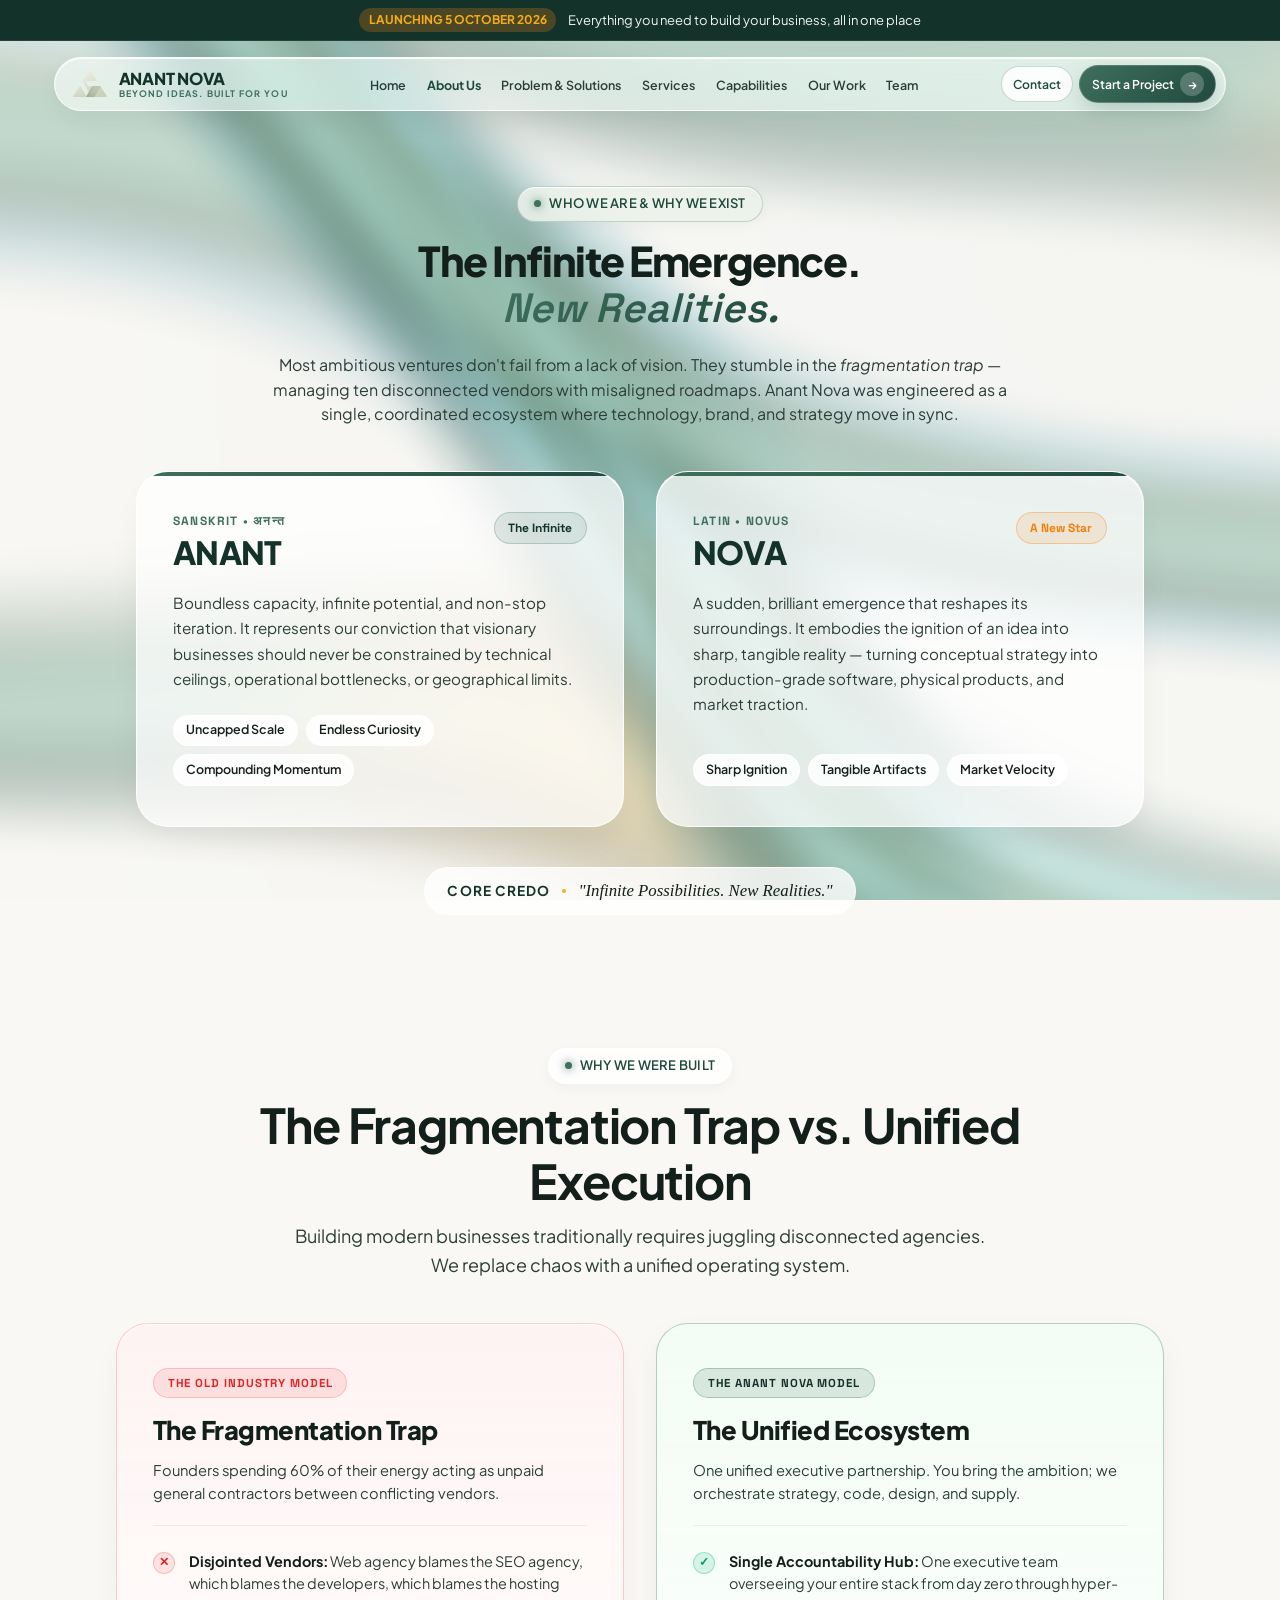
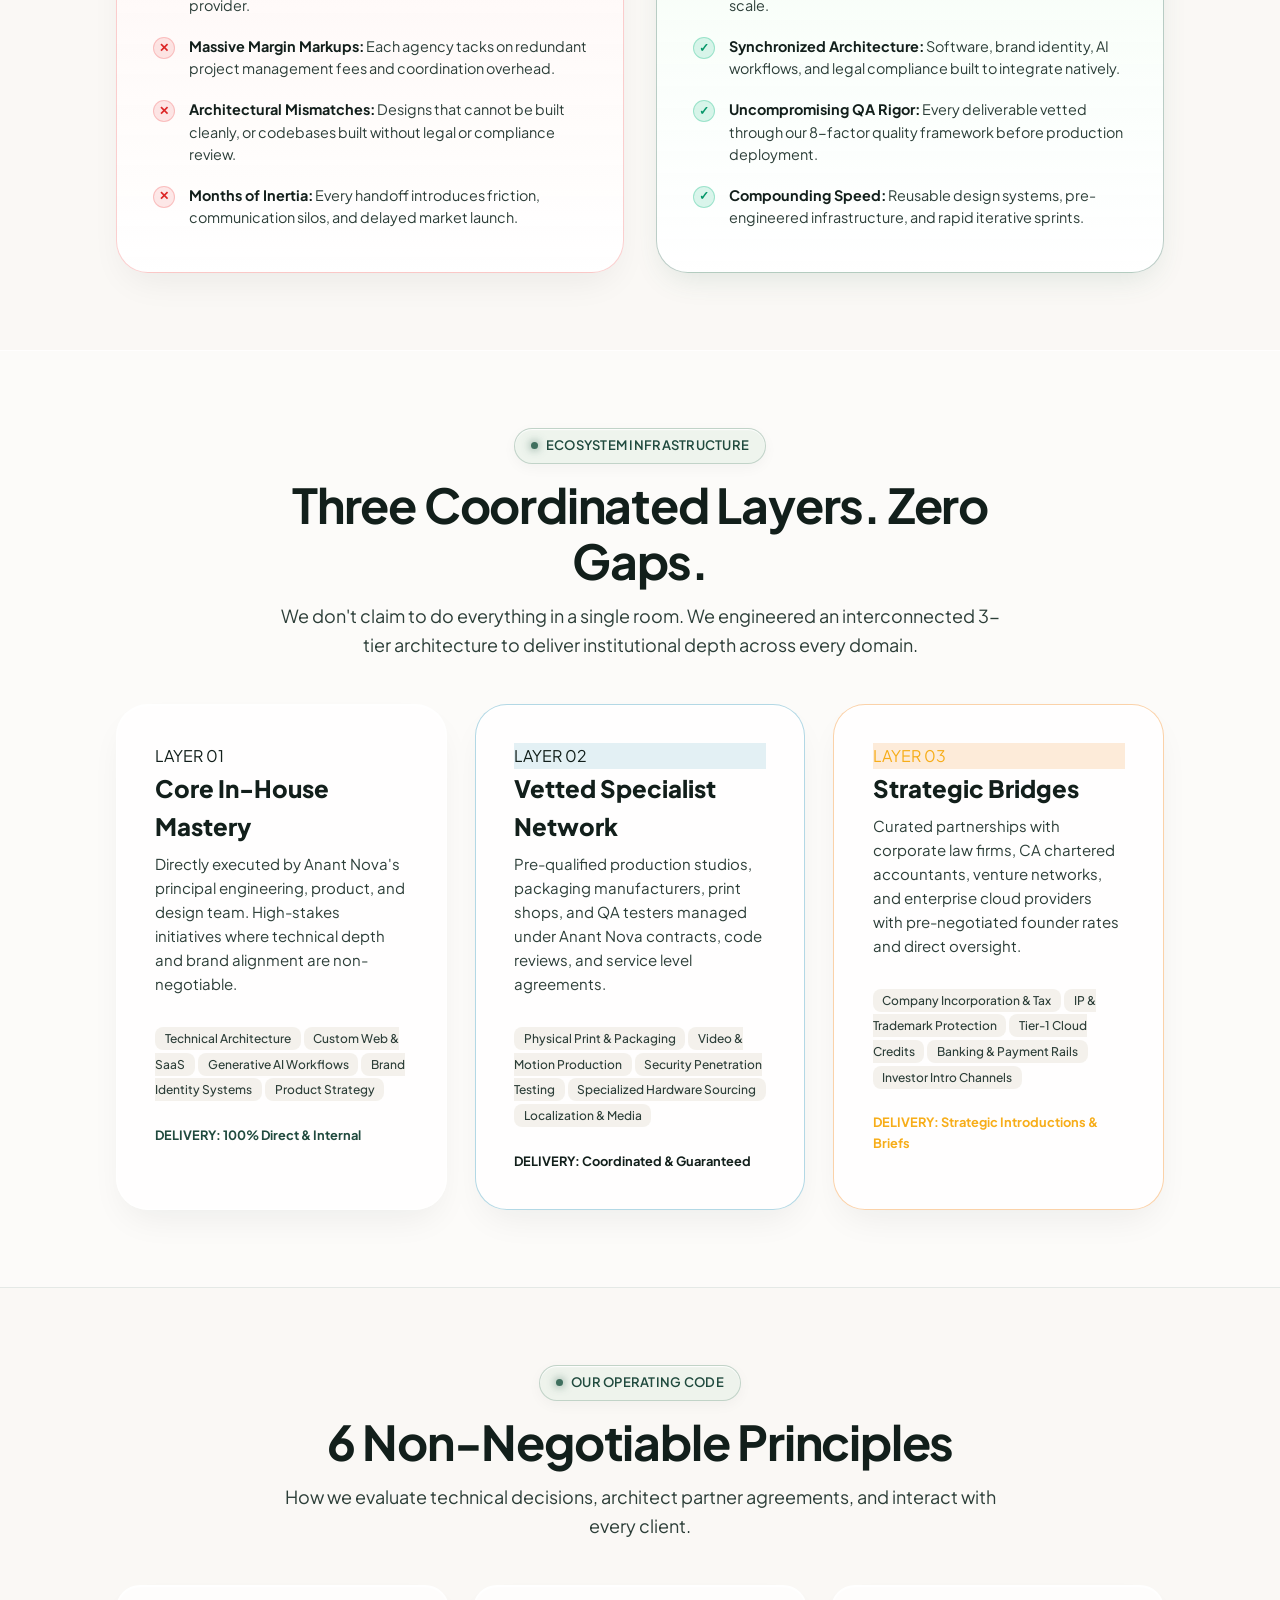
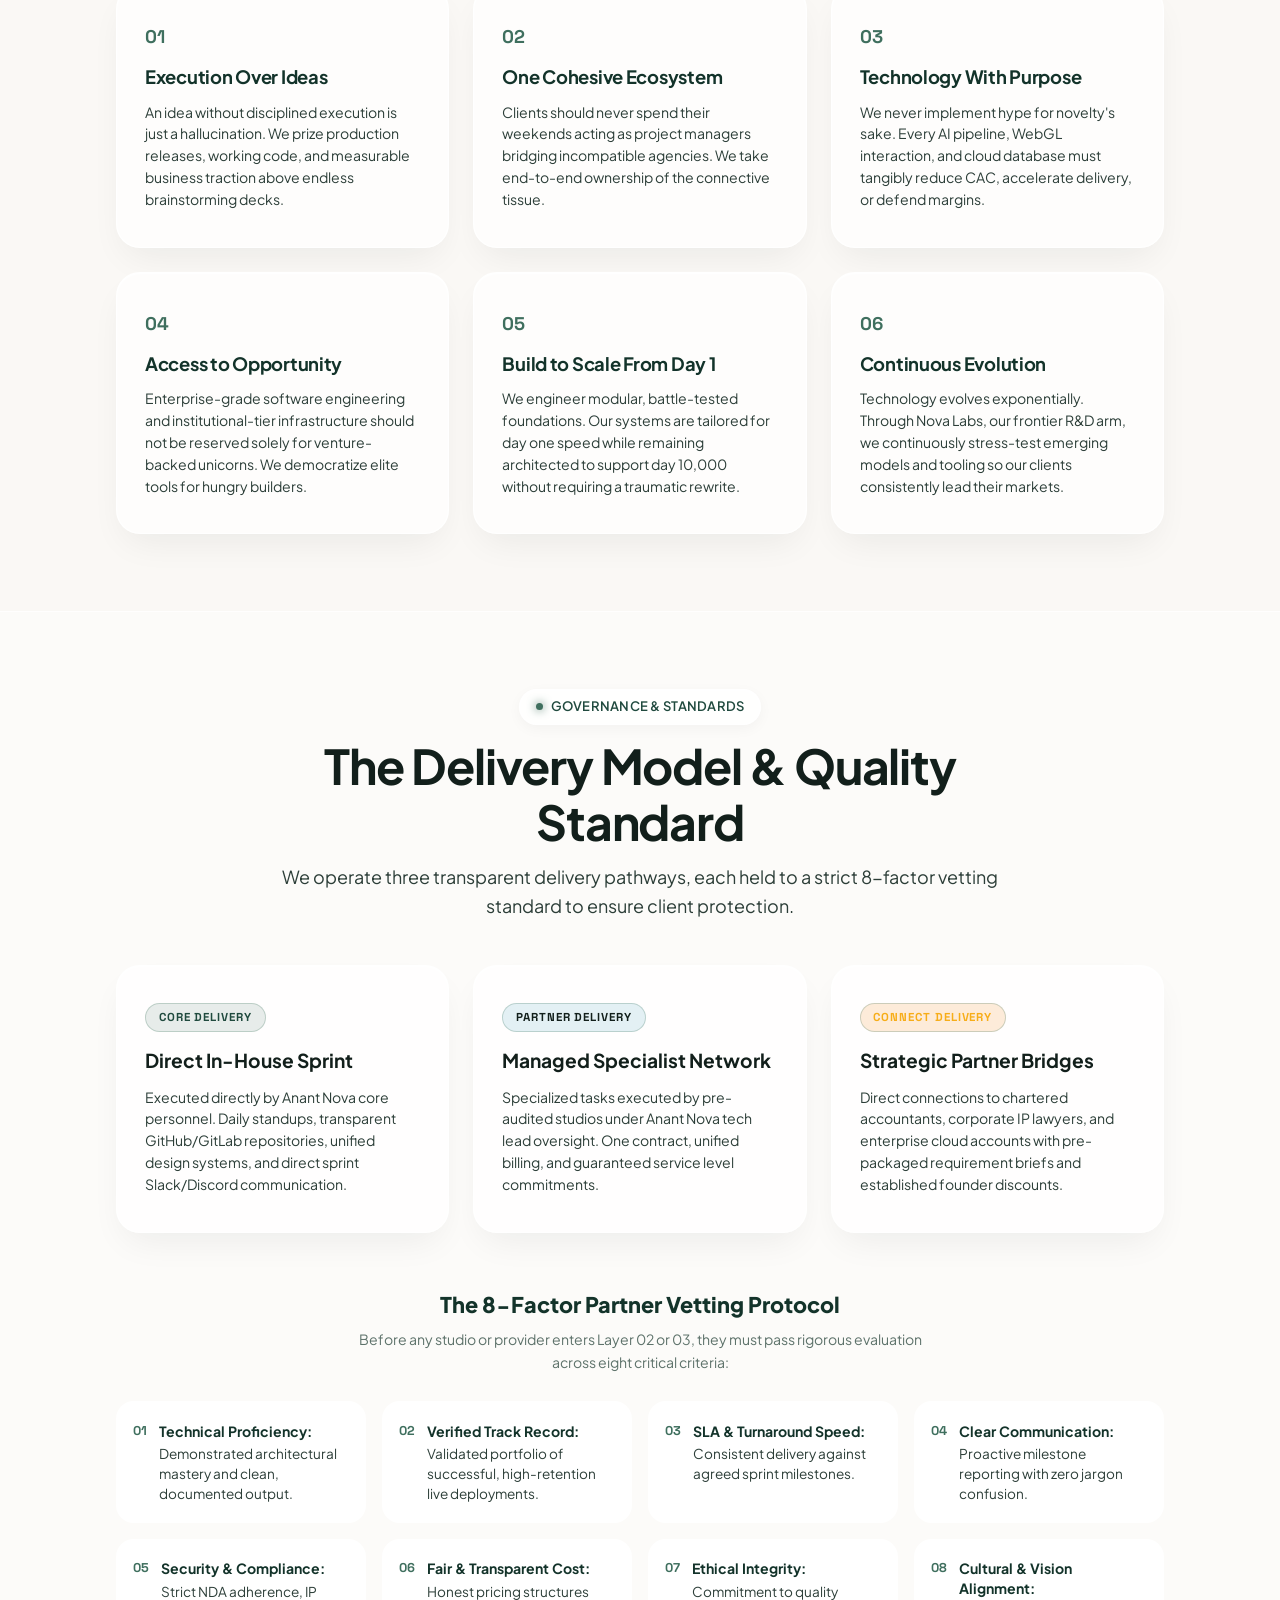
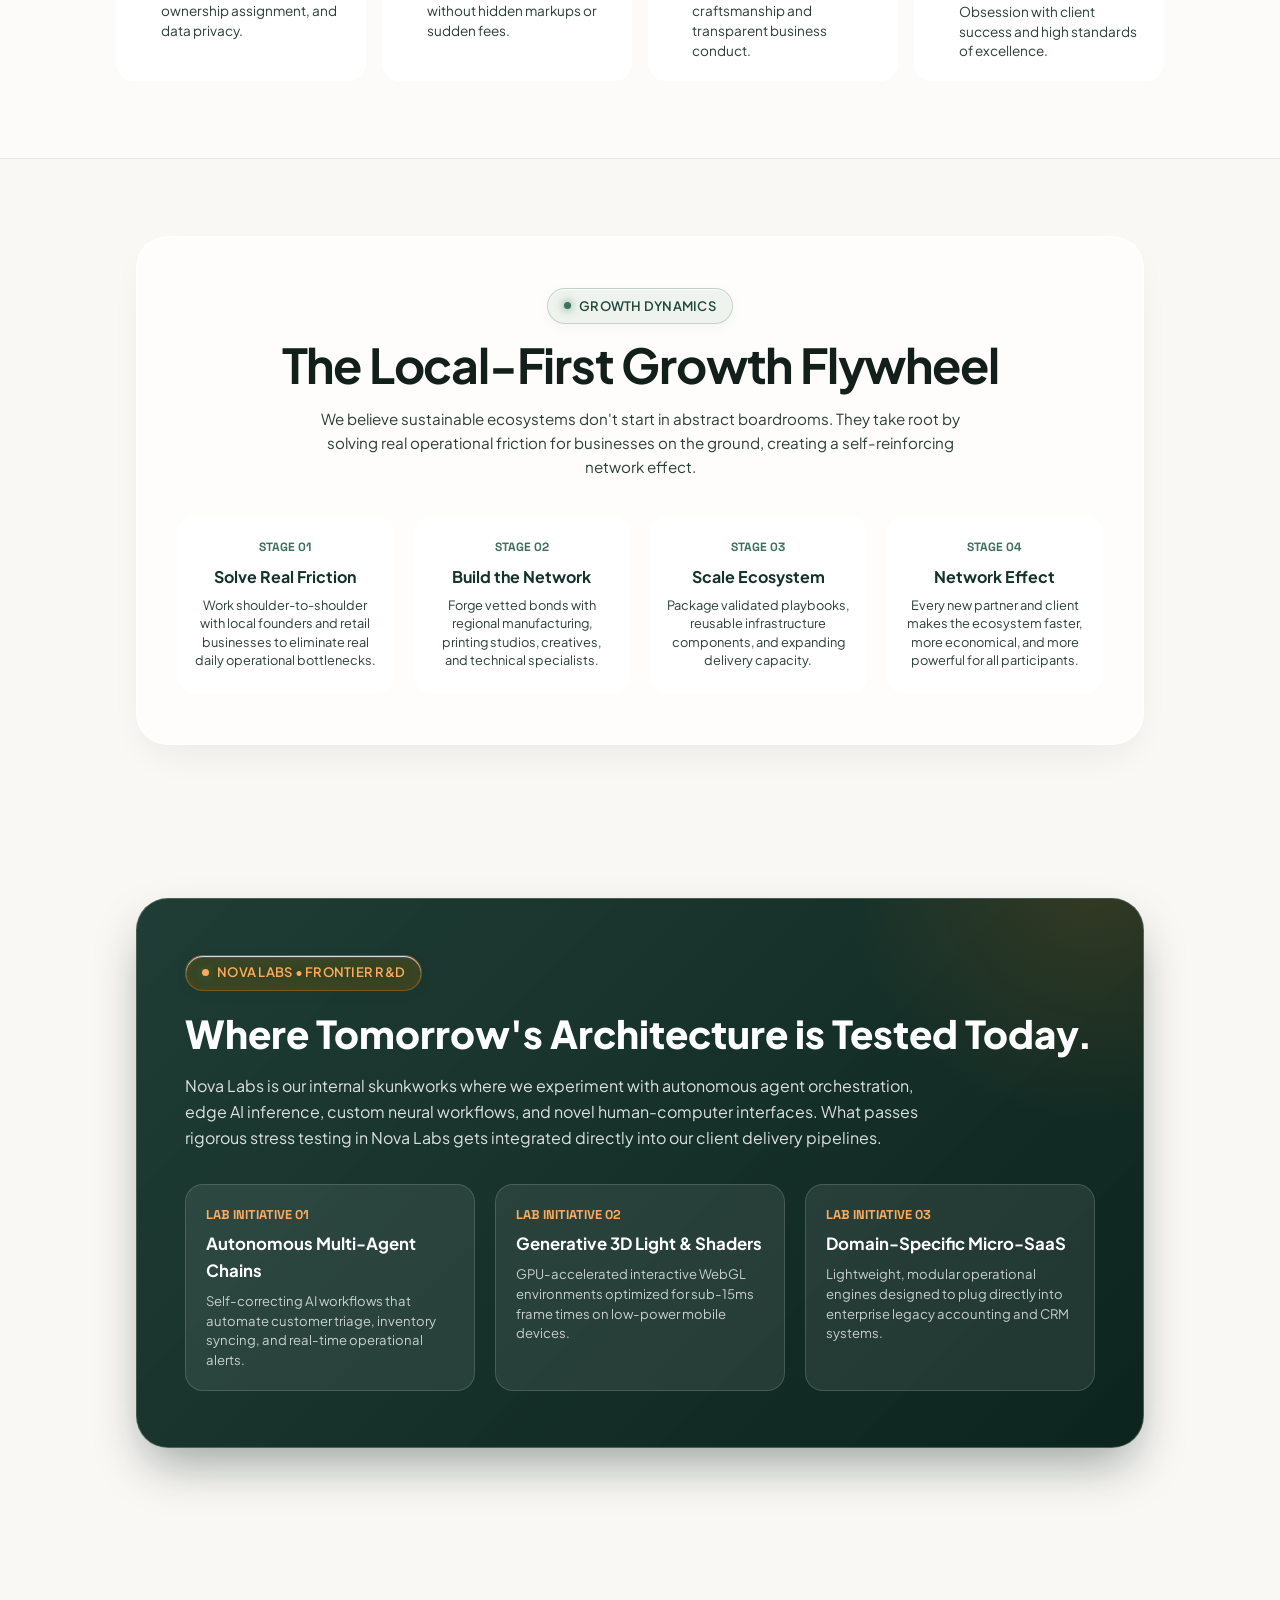
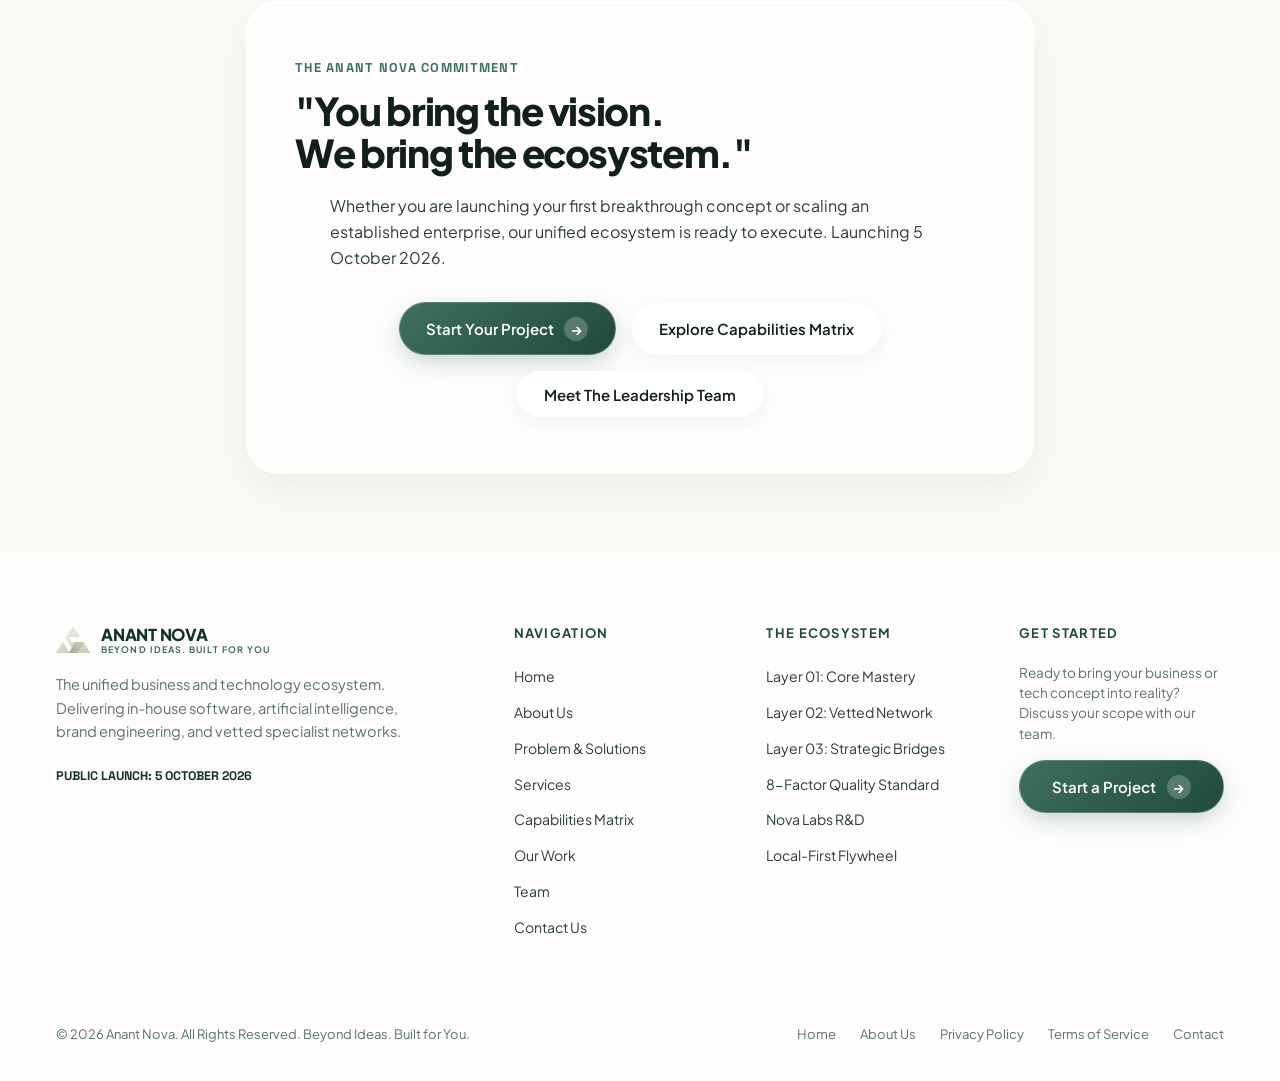
<file: about.html>
<!DOCTYPE html>
<html lang="en">

<head>
  <meta charset="UTF-8">
  <meta name="viewport" content="width=device-width, initial-scale=1.0">
  <title>About Us — Anant Nova | The Unified Business &amp; Technology Ecosystem</title>
  <meta name="description"
    content="Discover Anant Nova — Infinite Possibilities. New Realities. Learn how our unified 3-tier ecosystem bridges the gap between vision, engineering, and scaling.">
  <link rel="icon" type="image/svg+xml" href="logo/favicon.svg">
  <link rel="stylesheet" href="assets/css/style.css?v=4.4">
</head>

<body>
  <!-- Master Ambient Generative 3D Light Fluid WebGL Canvas -->
  <div class="global-canvas-wrapper" aria-hidden="true">
    <canvas id="ambient-canvas"></canvas>
    <div class="global-canvas-overlay"></div>
  </div>

  <!-- Top Notice Bar -->
  <div class="top-notice-bar">
    <span class="pulse-pill">LAUNCHING 5 OCTOBER 2026</span>
    <span>Everything you need to build your business, all in one place</span>
  </div>

  <!-- Master Floating Header (Glassmorphic Capsule) -->
  <header class="site-header" id="header">
    <div class="container">
      <nav class="nav-container" aria-label="Main Navigation">
        <a href="index.html" class="brand-logo" title="Anant Nova Home">
          <img src="logo/favicon.svg" alt="Anant Nova Primary Logo" class="logo-img" width="38" height="38">
          <div class="brand-name">
            <span>ANANT NOVA</span>
            <span class="brand-tagline">Beyond Ideas. Built for You</span>
          </div>
        </a>

        <ul class="nav-links">
          <li><a href="index.html#hero" class="nav-link">Home</a></li>
          <li><a href="about.html" class="nav-link" style="color: var(--accent-sage-dark); font-weight: 700;">About
              Us</a></li>
          <li><a href="index.html#problem" class="nav-link">Problem &amp; Solutions</a></li>
          <li><a href="services.html" class="nav-link">Services</a></li>
          <li><a href="index.html#capabilities" class="nav-link">Capabilities</a></li>
          <li><a href="our-work.html" class="nav-link">Our Work</a></li>
          <li><a href="team.html" class="nav-link">Team</a></li>
        </ul>

        <div class="nav-actions">
          <a href="contact.html" class="nav-contact-btn">Contact</a>
          <button class="btn btn-primary open-inquiry-modal" data-topic="About Us — Strategic Discussion">
            <span>Start a Project</span>
            <div class="btn-icon-circle">→</div>
          </button>
          <button class="mobile-menu-btn" aria-label="Toggle Navigation Menu" aria-expanded="false"
            id="mobile-toggle-btn">
            <span class="hamburger-bar"></span>
            <span class="hamburger-bar"></span>
            <span class="hamburger-bar"></span>
          </button>
        </div>
      </nav>
    </div>
  </header>

  <!-- Mobile Navigation Backdrop Overlay & Drawer -->
  <div class="mobile-nav-overlay" id="mobile-overlay" aria-hidden="true"></div>
  <aside class="mobile-nav-drawer" id="mobile-drawer" aria-hidden="true">
    <div class="mobile-drawer-header">
      <div class="brand-logo">
        <img src="logo/favicon.svg" alt="Anant Nova Logo" class="logo-img" width="34" height="34">
        <div class="brand-name">
          <span>ANANT NOVA</span>
          <span class="brand-tagline">Beyond Ideas. Built for You</span>
        </div>
      </div>
      <button class="mobile-drawer-close" id="mobile-drawer-close" aria-label="Close navigation menu">✕</button>
    </div>
    <ul class="mobile-nav-links">
      <li><a href="index.html#hero"><span>Home</span> <span class="arr">→</span></a></li>
      <li><a href="about.html" style="color: var(--accent-sage-dark); font-weight: 700;"><span>About Us</span> <span
            class="arr">→</span></a></li>
      <li><a href="index.html#problem"><span>Problem &amp; Solutions</span> <span class="arr">→</span></a></li>
      <li><a href="services.html"><span>Services</span> <span class="arr">→</span></a></li>
      <li><a href="index.html#capabilities"><span>Capabilities</span> <span class="arr">→</span></a></li>
      <li><a href="our-work.html"><span>Our Work</span> <span class="arr">→</span></a></li>
      <li><a href="team.html"><span>Team</span> <span class="arr">→</span></a></li>
      <li><a href="contact.html"><span>Contact</span> <span class="arr">→</span></a></li>
    </ul>
    <div class="mobile-drawer-footer">
      <button class="btn btn-primary open-inquiry-modal" style="width: 100%; justify-content: center;"
        data-topic="Mobile Menu Consultation">
        <span>Start a Project</span>
        <div class="btn-icon-circle">→</div>
      </button>
      <div class="mobile-drawer-status">
        <span class="status-dot"></span>
        <span>LAUNCHING 5 OCTOBER 2026</span>
      </div>
    </div>
  </aside>

  <!-- Main Content Wrapper -->
  <main>
    <!-- ==========================================
         SECTION 1: HERO & THE DUAL IDENTITY
         ========================================== -->
    <section class="about-hero" id="about-hero">
      <div class="container" style="max-width: 1080px; position: relative; z-index: 10;">
        <div class="text-center" data-reveal>
          <div class="hero-badge-wrap">
            <div class="pill-badge sage">
              <span class="dot"></span>
              <span>WHO WE ARE &amp; WHY WE EXIST</span>
            </div>
          </div>
          <h1 class="heading-xl hero-title" style="margin-top: 0.5rem; margin-bottom: 1.25rem;">
            The Infinite Emergence.<br>
            <span class="italic-accent">New Realities.</span>
          </h1>
          <p class="hero-description" style="max-width: 780px; margin-left: auto; margin-right: auto;">
            Most ambitious ventures don't fail from a lack of vision. They stumble in the <em>fragmentation trap</em> —
            managing ten disconnected vendors with misaligned roadmaps. Anant Nova was engineered as a single,
            coordinated ecosystem where technology, brand, and strategy move in sync.
          </p>
        </div>

        <!-- The Meaning of Anant Nova Cards -->
        <div class="about-meaning-grid" data-reveal>
          <!-- Card: Anant -->
          <div class="meaning-card">
            <div class="meaning-header">
              <div>
                <span class="meaning-origin">SANSKRIT • अनन्त</span>
                <h3 class="meaning-term">ANANT</h3>
              </div>
              <div class="meaning-badge">The Infinite</div>
            </div>
            <p class="meaning-summary">
              Boundless capacity, infinite potential, and non-stop iteration. It represents our conviction that
              visionary businesses should never be constrained by technical ceilings, operational bottlenecks, or
              geographical limits.
            </p>
            <div class="meaning-traits">
              <span class="meaning-tag">Uncapped Scale</span>
              <span class="meaning-tag">Endless Curiosity</span>
              <span class="meaning-tag">Compounding Momentum</span>
            </div>
          </div>

          <!-- Card: Nova -->
          <div class="meaning-card">
            <div class="meaning-header">
              <div>
                <span class="meaning-origin">LATIN • NOVUS</span>
                <h3 class="meaning-term">NOVA</h3>
              </div>
              <div class="meaning-badge nova">A New Star</div>
            </div>
            <p class="meaning-summary">
              A sudden, brilliant emergence that reshapes its surroundings. It embodies the ignition of an idea into
              sharp, tangible reality — turning conceptual strategy into production-grade software, physical products,
              and market traction.
            </p>
            <div class="meaning-traits">
              <span class="meaning-tag">Sharp Ignition</span>
              <span class="meaning-tag">Tangible Artifacts</span>
              <span class="meaning-tag">Market Velocity</span>
            </div>
          </div>
        </div>

        <!-- Tagline Banner -->
        <div class="text-center" style="margin-top: 2.5rem;" data-reveal>
          <div
            style="display: inline-flex; align-items: center; gap: 0.75rem; background: rgba(255, 255, 255, 0.8); border: 1px solid var(--glass-border); padding: 0.6rem 1.4rem; border-radius: var(--radius-full); box-shadow: var(--shadow-sm); backdrop-filter: blur(8px);">
            <span
              style="font-size: 0.85rem; font-weight: 700; color: var(--accent-sage-deep); text-transform: uppercase; letter-spacing: 0.08em;">Core
              Credo</span>
            <span style="width: 4px; height: 4px; background: var(--accent-amber); border-radius: 50%;"></span>
            <span
              style="font-family: 'Playfair Display', serif; font-style: italic; font-size: 1.05rem; color: var(--text-primary);">"Infinite
              Possibilities. New Realities."</span>
          </div>
        </div>
      </div>
    </section>

    <!-- ==========================================
         SECTION 2: THE PROBLEM & THE ECOSYSTEM SOLUTION
         ========================================== -->
    <section class="section-py" id="problem-solution">
      <div class="container" style="max-width: 1120px;">
        <div class="section-header text-center" data-reveal>
          <div class="pill-badge amber" style="margin-bottom: 0.85rem;">
            <span class="dot"></span>
            <span>WHY WE WERE BUILT</span>
          </div>
          <h2 class="heading-lg" style="margin-bottom: 0.85rem;">The Fragmentation Trap vs. Unified Execution</h2>
          <p class="section-desc" style="max-width: 720px; margin-left: auto; margin-right: auto;">
            Building modern businesses traditionally requires juggling disconnected agencies. We replace chaos with a
            unified operating system.
          </p>
        </div>

        <div class="comparison-grid" data-reveal>
          <!-- Left: Traditional Fragmentation -->
          <div class="comparison-card card-traditional">
            <div class="comparison-header">
              <span class="comp-badge bad">THE OLD INDUSTRY MODEL</span>
              <h3>The Fragmentation Trap</h3>
              <p>Founders spending 60% of their energy acting as unpaid general contractors between conflicting vendors.
              </p>
            </div>
            <ul class="comparison-points">
              <li>
                <div class="point-icon cross">✕</div>
                <div>
                  <strong>Disjointed Vendors:</strong> Web agency blames the SEO agency, which blames the developers,
                  which blames the hosting provider.
                </div>
              </li>
              <li>
                <div class="point-icon cross">✕</div>
                <div>
                  <strong>Massive Margin Markups:</strong> Each agency tacks on redundant project management fees and
                  coordination overhead.
                </div>
              </li>
              <li>
                <div class="point-icon cross">✕</div>
                <div>
                  <strong>Architectural Mismatches:</strong> Designs that cannot be built cleanly, or codebases built
                  without legal or compliance review.
                </div>
              </li>
              <li>
                <div class="point-icon cross">✕</div>
                <div>
                  <strong>Months of Inertia:</strong> Every handoff introduces friction, communication silos, and
                  delayed market launch.
                </div>
              </li>
            </ul>
          </div>

          <!-- Right: Anant Nova Solution -->
          <div class="comparison-card card-ecosystem">
            <div class="comparison-header">
              <span class="comp-badge good">THE ANANT NOVA MODEL</span>
              <h3>The Unified Ecosystem</h3>
              <p>One unified executive partnership. You bring the ambition; we orchestrate strategy, code, design, and
                supply.</p>
            </div>
            <ul class="comparison-points">
              <li>
                <div class="point-icon check">✓</div>
                <div>
                  <strong>Single Accountability Hub:</strong> One executive team overseeing your entire stack from day
                  zero through hyper-scale.
                </div>
              </li>
              <li>
                <div class="point-icon check">✓</div>
                <div>
                  <strong>Synchronized Architecture:</strong> Software, brand identity, AI workflows, and legal
                  compliance built to integrate natively.
                </div>
              </li>
              <li>
                <div class="point-icon check">✓</div>
                <div>
                  <strong>Uncompromising QA Rigor:</strong> Every deliverable vetted through our 8-factor quality
                  framework before production deployment.
                </div>
              </li>
              <li>
                <div class="point-icon check">✓</div>
                <div>
                  <strong>Compounding Speed:</strong> Reusable design systems, pre-engineered infrastructure, and rapid
                  iterative sprints.
                </div>
              </li>
            </ul>
          </div>
        </div>
      </div>
    </section>

    <!-- ==========================================
         SECTION 3: THREE-TIER ARCHITECTURE
         ========================================== -->
    <section class="section-py section-glass-band" id="three-tier-architecture">
      <div class="container" style="max-width: 1120px;">
        <div class="section-header text-center" data-reveal>
          <div class="pill-badge sage" style="margin-bottom: 0.85rem;">
            <span class="dot"></span>
            <span>ECOSYSTEM INFRASTRUCTURE</span>
          </div>
          <h2 class="heading-lg" style="margin-bottom: 0.85rem;">Three Coordinated Layers. Zero Gaps.</h2>
          <p class="section-desc" style="max-width: 720px; margin-left: auto; margin-right: auto;">
            We don't claim to do everything in a single room. We engineered an interconnected 3-tier architecture to
            deliver institutional depth across every domain.
          </p>
        </div>

        <div class="layers-grid" data-reveal>
          <!-- Layer 01: Core -->
          <div class="layer-card">
            <div class="layer-badge">LAYER 01</div>
            <h3 class="layer-title">Core In-House Mastery</h3>
            <p class="layer-desc">
              Directly executed by Anant Nova's principal engineering, product, and design team. High-stakes initiatives
              where technical depth and brand alignment are non-negotiable.
            </p>
            <div class="layer-capabilities">
              <span class="cap-tag">Technical Architecture</span>
              <span class="cap-tag">Custom Web &amp; SaaS</span>
              <span class="cap-tag">Generative AI Workflows</span>
              <span class="cap-tag">Brand Identity Systems</span>
              <span class="cap-tag">Product Strategy</span>
            </div>
            <div class="layer-meta"
              style="margin-top: 1.5rem; font-size: 0.8rem; color: var(--accent-sage-dark); font-weight: 700;">
              DELIVERY: 100% Direct &amp; Internal
            </div>
          </div>

          <!-- Layer 02: Network -->
          <div class="layer-card" style="border-color: rgba(66, 158, 189, 0.4);">
            <div class="layer-badge" style="background: rgba(66, 158, 189, 0.15); color: var(--accent-blue);">LAYER 02
            </div>
            <h3 class="layer-title">Vetted Specialist Network</h3>
            <p class="layer-desc">
              Pre-qualified production studios, packaging manufacturers, print shops, and QA testers managed under Anant
              Nova contracts, code reviews, and service level agreements.
            </p>
            <div class="layer-capabilities">
              <span class="cap-tag">Physical Print &amp; Packaging</span>
              <span class="cap-tag">Video &amp; Motion Production</span>
              <span class="cap-tag">Security Penetration Testing</span>
              <span class="cap-tag">Specialized Hardware Sourcing</span>
              <span class="cap-tag">Localization &amp; Media</span>
            </div>
            <div class="layer-meta"
              style="margin-top: 1.5rem; font-size: 0.8rem; color: var(--accent-blue); font-weight: 700;">
              DELIVERY: Coordinated &amp; Guaranteed
            </div>
          </div>

          <!-- Layer 03: Connect -->
          <div class="layer-card" style="border-color: rgba(242, 127, 12, 0.35);">
            <div class="layer-badge" style="background: rgba(242, 127, 12, 0.15); color: var(--accent-amber);">LAYER 03
            </div>
            <h3 class="layer-title">Strategic Bridges</h3>
            <p class="layer-desc">
              Curated partnerships with corporate law firms, CA chartered accountants, venture networks, and enterprise
              cloud providers with pre-negotiated founder rates and direct oversight.
            </p>
            <div class="layer-capabilities">
              <span class="cap-tag">Company Incorporation &amp; Tax</span>
              <span class="cap-tag">IP &amp; Trademark Protection</span>
              <span class="cap-tag">Tier-1 Cloud Credits</span>
              <span class="cap-tag">Banking &amp; Payment Rails</span>
              <span class="cap-tag">Investor Intro Channels</span>
            </div>
            <div class="layer-meta"
              style="margin-top: 1.5rem; font-size: 0.8rem; color: var(--accent-amber); font-weight: 700;">
              DELIVERY: Strategic Introductions &amp; Briefs
            </div>
          </div>
        </div>
      </div>
    </section>

    <!-- ==========================================
         SECTION 4: SIX CORE PRINCIPLES
         ========================================== -->
    <section class="section-py" id="core-principles">
      <div class="container" style="max-width: 1120px;">
        <div class="section-header text-center" data-reveal>
          <div class="pill-badge sage" style="margin-bottom: 0.85rem;">
            <span class="dot"></span>
            <span>OUR OPERATING CODE</span>
          </div>
          <h2 class="heading-lg" style="margin-bottom: 0.85rem;">6 Non-Negotiable Principles</h2>
          <p class="section-desc" style="max-width: 720px; margin-left: auto; margin-right: auto;">
            How we evaluate technical decisions, architect partner agreements, and interact with every client.
          </p>
        </div>

        <div class="principles-grid" data-reveal>
          <!-- Principle 1 -->
          <div class="principle-card">
            <span class="principle-index">01</span>
            <h3 class="principle-name">Execution Over Ideas</h3>
            <p class="principle-desc">
              An idea without disciplined execution is just a hallucination. We prize production releases, working code,
              and measurable business traction above endless brainstorming decks.
            </p>
          </div>

          <!-- Principle 2 -->
          <div class="principle-card">
            <span class="principle-index">02</span>
            <h3 class="principle-name">One Cohesive Ecosystem</h3>
            <p class="principle-desc">
              Clients should never spend their weekends acting as project managers bridging incompatible agencies. We
              take end-to-end ownership of the connective tissue.
            </p>
          </div>

          <!-- Principle 3 -->
          <div class="principle-card">
            <span class="principle-index">03</span>
            <h3 class="principle-name">Technology With Purpose</h3>
            <p class="principle-desc">
              We never implement hype for novelty's sake. Every AI pipeline, WebGL interaction, and cloud database must
              tangibly reduce CAC, accelerate delivery, or defend margins.
            </p>
          </div>

          <!-- Principle 4 -->
          <div class="principle-card">
            <span class="principle-index">04</span>
            <h3 class="principle-name">Access to Opportunity</h3>
            <p class="principle-desc">
              Enterprise-grade software engineering and institutional-tier infrastructure should not be reserved solely
              for venture-backed unicorns. We democratize elite tools for hungry builders.
            </p>
          </div>

          <!-- Principle 5 -->
          <div class="principle-card">
            <span class="principle-index">05</span>
            <h3 class="principle-name">Build to Scale From Day 1</h3>
            <p class="principle-desc">
              We engineer modular, battle-tested foundations. Our systems are tailored for day one speed while remaining
              architected to support day 10,000 without requiring a traumatic rewrite.
            </p>
          </div>

          <!-- Principle 6 -->
          <div class="principle-card">
            <span class="principle-index">06</span>
            <h3 class="principle-name">Continuous Evolution</h3>
            <p class="principle-desc">
              Technology evolves exponentially. Through Nova Labs, our frontier R&amp;D arm, we continuously stress-test
              emerging models and tooling so our clients consistently lead their markets.
            </p>
          </div>
        </div>
      </div>
    </section>

    <!-- ==========================================
         SECTION 5: DELIVERY MODEL & 8-FACTOR QUALITY PRINCIPLE
         ========================================== -->
    <section class="section-py section-glass-band" id="delivery-model">
      <div class="container" style="max-width: 1120px;">
        <div class="section-header text-center" data-reveal>
          <div class="pill-badge amber" style="margin-bottom: 0.85rem;">
            <span class="dot"></span>
            <span>GOVERNANCE &amp; STANDARDS</span>
          </div>
          <h2 class="heading-lg" style="margin-bottom: 0.85rem;">The Delivery Model &amp; Quality Standard</h2>
          <p class="section-desc" style="max-width: 740px; margin-left: auto; margin-right: auto;">
            We operate three transparent delivery pathways, each held to a strict 8-factor vetting standard to ensure
            client protection.
          </p>
        </div>

        <!-- 3 Delivery Channels -->
        <div class="delivery-grid" data-reveal>
          <div class="delivery-card">
            <span class="model-badge">CORE DELIVERY</span>
            <h3>Direct In-House Sprint</h3>
            <p>Executed directly by Anant Nova core personnel. Daily standups, transparent GitHub/GitLab repositories,
              unified design systems, and direct sprint Slack/Discord communication.</p>
          </div>

          <div class="delivery-card">
            <span class="model-badge" style="background: rgba(66, 158, 189, 0.15); color: var(--accent-blue);">PARTNER
              DELIVERY</span>
            <h3>Managed Specialist Network</h3>
            <p>Specialized tasks executed by pre-audited studios under Anant Nova tech lead oversight. One contract,
              unified billing, and guaranteed service level commitments.</p>
          </div>

          <div class="delivery-card">
            <span class="model-badge" style="background: rgba(242, 127, 12, 0.15); color: var(--accent-amber);">CONNECT
              DELIVERY</span>
            <h3>Strategic Partner Bridges</h3>
            <p>Direct connections to chartered accountants, corporate IP lawyers, and enterprise cloud accounts with
              pre-packaged requirement briefs and established founder discounts.</p>
          </div>
        </div>

        <!-- 8-Factor Quality Principle -->
        <div class="about-quality-wrap" data-reveal>
          <div class="quality-header">
            <h3 style="font-size: 1.35rem; font-weight: 800; color: var(--accent-sage-deep);">The 8-Factor Partner
              Vetting Protocol</h3>
            <p style="font-size: 0.88rem; color: var(--text-muted); max-width: 600px; margin: 0.35rem auto 0;">
              Before any studio or provider enters Layer 02 or 03, they must pass rigorous evaluation across eight
              critical criteria:
            </p>
          </div>

          <div class="quality-factors-grid">
            <div class="quality-factor-item">
              <span class="qf-num">01</span>
              <div>
                <strong>Technical Proficiency:</strong> Demonstrated architectural mastery and clean, documented output.
              </div>
            </div>

            <div class="quality-factor-item">
              <span class="qf-num">02</span>
              <div>
                <strong>Verified Track Record:</strong> Validated portfolio of successful, high-retention live
                deployments.
              </div>
            </div>

            <div class="quality-factor-item">
              <span class="qf-num">03</span>
              <div>
                <strong>SLA &amp; Turnaround Speed:</strong> Consistent delivery against agreed sprint milestones.
              </div>
            </div>

            <div class="quality-factor-item">
              <span class="qf-num">04</span>
              <div>
                <strong>Clear Communication:</strong> Proactive milestone reporting with zero jargon confusion.
              </div>
            </div>

            <div class="quality-factor-item">
              <span class="qf-num">05</span>
              <div>
                <strong>Security &amp; Compliance:</strong> Strict NDA adherence, IP ownership assignment, and data
                privacy.
              </div>
            </div>

            <div class="quality-factor-item">
              <span class="qf-num">06</span>
              <div>
                <strong>Fair &amp; Transparent Cost:</strong> Honest pricing structures without hidden markups or sudden
                fees.
              </div>
            </div>

            <div class="quality-factor-item">
              <span class="qf-num">07</span>
              <div>
                <strong>Ethical Integrity:</strong> Commitment to quality craftsmanship and transparent business
                conduct.
              </div>
            </div>

            <div class="quality-factor-item">
              <span class="qf-num">08</span>
              <div>
                <strong>Cultural &amp; Vision Alignment:</strong> Obsession with client success and high standards of
                excellence.
              </div>
            </div>
          </div>
        </div>
      </div>
    </section>

    <!-- ==========================================
         SECTION 6: LOCAL-FIRST STRATEGY & FLYWHEEL
         ========================================== -->
    <section class="section-py" id="local-first-flywheel">
      <div class="container" style="max-width: 1080px;">
        <div class="local-flow-container" data-reveal>
          <div class="local-flow-header">
            <div class="pill-badge sage" style="margin-bottom: 0.85rem;">
              <span class="dot"></span>
              <span>GROWTH DYNAMICS</span>
            </div>
            <h2 class="heading-lg" style="margin-bottom: 0.85rem;">The Local-First Growth Flywheel</h2>
            <p
              style="font-size: 0.95rem; color: var(--text-secondary); max-width: 680px; margin: 0 auto; line-height: 1.6;">
              We believe sustainable ecosystems don't start in abstract boardrooms. They take root by solving real
              operational friction for businesses on the ground, creating a self-reinforcing network effect.
            </p>
          </div>

          <div class="local-steps-grid">
            <div class="local-step-item">
              <span class="step-num">STAGE 01</span>
              <h4>Solve Real Friction</h4>
              <p>Work shoulder-to-shoulder with local founders and retail businesses to eliminate real daily operational
                bottlenecks.</p>
            </div>

            <div class="local-step-item">
              <span class="step-num">STAGE 02</span>
              <h4>Build the Network</h4>
              <p>Forge vetted bonds with regional manufacturing, printing studios, creatives, and technical specialists.
              </p>
            </div>

            <div class="local-step-item">
              <span class="step-num">STAGE 03</span>
              <h4>Scale Ecosystem</h4>
              <p>Package validated playbooks, reusable infrastructure components, and expanding delivery capacity.</p>
            </div>

            <div class="local-step-item">
              <span class="step-num">STAGE 04</span>
              <h4>Network Effect</h4>
              <p>Every new partner and client makes the ecosystem faster, more economical, and more powerful for all
                participants.</p>
            </div>
          </div>
        </div>
      </div>
    </section>

    <!-- ==========================================
         SECTION 7: NOVA LABS
         ========================================== -->
    <section class="section-py" id="nova-labs">
      <div class="container" style="max-width: 1080px;">
        <div class="nova-labs-banner" data-reveal>
          <div style="position: relative; z-index: 2;">
            <div class="pill-badge amber"
              style="background: rgba(242, 127, 12, 0.2); color: #FFAA5C; border-color: rgba(242, 127, 12, 0.35); margin-bottom: 1.25rem;">
              <span class="dot" style="background: #FFAA5C;"></span>
              <span>NOVA LABS • FRONTIER R&amp;D</span>
            </div>
            <h2
              style="font-size: clamp(1.6rem, 5vw, 2.4rem); font-weight: 800; line-height: 1.2; margin-bottom: 1rem; color: #FFFFFF;">
              Where Tomorrow's Architecture is Tested Today.
            </h2>
            <p
              style="font-size: 1rem; color: rgba(255, 255, 255, 0.85); line-height: 1.65; max-width: 760px; margin-bottom: 2rem;">
              Nova Labs is our internal skunkworks where we experiment with autonomous agent orchestration, edge AI
              inference, custom neural workflows, and novel human-computer interfaces. What passes rigorous stress
              testing in Nova Labs gets integrated directly into our client delivery pipelines.
            </p>

            <div style="display: grid; grid-template-columns: repeat(auto-fit, minmax(260px, 1fr)); gap: 1.25rem;">
              <div
                style="background: rgba(255, 255, 255, 0.08); border: 1px solid rgba(255, 255, 255, 0.15); border-radius: var(--radius-md); padding: 1.25rem;">
                <div
                  style="color: #FFAA5C; font-family: 'Space Grotesk', monospace; font-size: 0.8rem; font-weight: 700; margin-bottom: 0.35rem;">
                  LAB INITIATIVE 01</div>
                <h4 style="font-size: 1.05rem; font-weight: 700; color: #FFFFFF; margin-bottom: 0.4rem;">Autonomous
                  Multi-Agent Chains</h4>
                <p style="font-size: 0.82rem; color: rgba(255, 255, 255, 0.75); line-height: 1.5;">Self-correcting AI
                  workflows that automate customer triage, inventory syncing, and real-time operational alerts.</p>
              </div>

              <div
                style="background: rgba(255, 255, 255, 0.08); border: 1px solid rgba(255, 255, 255, 0.15); border-radius: var(--radius-md); padding: 1.25rem;">
                <div
                  style="color: #FFAA5C; font-family: 'Space Grotesk', monospace; font-size: 0.8rem; font-weight: 700; margin-bottom: 0.35rem;">
                  LAB INITIATIVE 02</div>
                <h4 style="font-size: 1.05rem; font-weight: 700; color: #FFFFFF; margin-bottom: 0.4rem;">Generative 3D
                  Light &amp; Shaders</h4>
                <p style="font-size: 0.82rem; color: rgba(255, 255, 255, 0.75); line-height: 1.5;">GPU-accelerated
                  interactive WebGL environments optimized for sub-15ms frame times on low-power mobile devices.</p>
              </div>

              <div
                style="background: rgba(255, 255, 255, 0.08); border: 1px solid rgba(255, 255, 255, 0.15); border-radius: var(--radius-md); padding: 1.25rem;">
                <div
                  style="color: #FFAA5C; font-family: 'Space Grotesk', monospace; font-size: 0.8rem; font-weight: 700; margin-bottom: 0.35rem;">
                  LAB INITIATIVE 03</div>
                <h4 style="font-size: 1.05rem; font-weight: 700; color: #FFFFFF; margin-bottom: 0.4rem;">Domain-Specific
                  Micro-SaaS</h4>
                <p style="font-size: 0.82rem; color: rgba(255, 255, 255, 0.75); line-height: 1.5;">Lightweight, modular
                  operational engines designed to plug directly into enterprise legacy accounting and CRM systems.</p>
              </div>
            </div>
          </div>
        </div>
      </div>
    </section>

    <!-- ==========================================
         SECTION 8: THE PROMISE & CTA
         ========================================== -->
    <section class="section-py text-center" id="about-cta">
      <div class="container" style="max-width: 860px;" data-reveal>
        <div class="glass-panel about-cta-panel">
          <span
            style="font-family: 'Space Grotesk', monospace; font-size: 0.8rem; font-weight: 800; color: var(--accent-sage); text-transform: uppercase; letter-spacing: 0.1em; display: block; margin-bottom: 0.75rem;">THE
            ANANT NOVA COMMITMENT</span>
          <h2 class="heading-xl" style="font-size: clamp(1.6rem, 5vw, 2.4rem); margin-bottom: 1.25rem;">
            "You bring the vision.<br>
            <span class="italic-accent">We bring the ecosystem."</span>
          </h2>
          <p
            style="font-size: 1rem; color: var(--text-secondary); max-width: 620px; margin: 0 auto 2rem; line-height: 1.6;">
            Whether you are launching your first breakthrough concept or scaling an established enterprise, our unified
            ecosystem is ready to execute. Launching 5 October 2026.
          </p>

          <div style="display: flex; gap: 1rem; justify-content: center; flex-wrap: wrap;">
            <button class="btn btn-primary open-inquiry-modal" data-topic="Strategic Ecosystem Engagement">
              <span>Start Your Project</span>
              <div class="btn-icon-circle">→</div>
            </button>
            <a href="index.html#capabilities" class="btn btn-glass">
              <span>Explore Capabilities Matrix</span>
            </a>
            <a href="team.html" class="btn btn-glass">
              <span>Meet The Leadership Team</span>
            </a>
          </div>
        </div>
      </div>
    </section>
  </main>

  <!-- ==========================================
       INTERACTIVE INQUIRY & STRATEGY MODAL
       ========================================== -->
  <div class="modal-overlay" id="inquiry-modal" aria-hidden="true">
    <div class="modal-card">
      <button class="modal-close-btn" aria-label="Close dialog">✕</button>
      <div style="margin-bottom: 1.75rem;">
        <span class="section-subtitle" style="font-size: 0.75rem;">EXECUTION STRATEGY BRIEF</span>
        <h3 style="font-size: 1.5rem; font-weight: 800; color: var(--text-primary); margin-top: 0.25rem;">Start Your
          Project</h3>
        <p style="font-size: 0.875rem; color: var(--text-muted); margin-top: 0.25rem;">
          Tell us about your ambition. Anant Nova's executive team will analyze your requirements and provide an
          execution roadmap within 24 hours.
        </p>
      </div>

      <form id="inquiry-form">
        <div class="form-group">
          <label class="form-label" for="client-name">Your Name / Company</label>
          <input type="text" id="client-name" class="form-input" placeholder="e.g. Alex Sharma / Nova Labs" required>
        </div>

        <div class="form-group">
          <label class="form-label" for="client-email">Business Email</label>
          <input type="email" id="client-email" class="form-input" placeholder="alex@company.com" required>
        </div>

        <div class="form-group">
          <label class="form-label" for="modal-topic-select">Primary Requirement Area</label>
          <select id="modal-topic-select" class="form-select">
            <option value="General Turnkey Ecosystem Execution">General Turnkey Ecosystem Execution</option>
            <option value="Custom Software, SaaS & Web Apps">Custom Software, SaaS &amp; Web Apps</option>
            <option value="AI Workflows & Autonomous Agents">AI Workflows &amp; Autonomous Agents</option>
            <option value="Brand Identity, Logo & Packaging">Brand Identity, Logo &amp; Packaging</option>
            <option value="AEO & High-Intent SEO Growth">AEO &amp; High-Intent SEO Growth</option>
            <option value="Physical Sourcing & Printing Network">Physical Sourcing &amp; Printing Network</option>
            <option value="New Business Setup & Legal Foundation">New Business Setup &amp; Legal Foundation</option>
          </select>
        </div>

        <div class="form-group">
          <label class="form-label" for="client-message">Project Vision &amp; Scope</label>
          <textarea id="client-message" class="form-textarea" rows="3"
            placeholder="Describe what you want to build, solve, or scale..." required></textarea>
        </div>

        <button type="submit" class="btn btn-nova" style="width: 100%; margin-top: 0.5rem;">
          <span>Submit Execution Brief</span>
          <div class="btn-icon-circle">→</div>
        </button>
      </form>
    </div>
  </div>

  <!-- Master Footer -->
  <footer class="site-footer">
    <div class="container">
      <div class="footer-top-grid">
        <div class="footer-brand-col">
          <div class="brand-logo" style="margin-bottom: 1rem;">
            <img src="logo/favicon.svg" alt="Anant Nova Logo" class="logo-img" width="36" height="36">
            <div class="brand-name">
              <span>ANANT NOVA</span>
              <span class="brand-tagline">Beyond Ideas. Built for You</span>
            </div>
          </div>
          <p class="footer-desc">
            The unified business and technology ecosystem. Delivering in-house software, artificial intelligence, brand
            engineering, and vetted specialist networks.
          </p>
          <div
            style="font-family: 'Space Grotesk', monospace; font-size: 0.78rem; font-weight: 700; color: var(--accent-sage-deep); margin-top: 1rem;">
            PUBLIC LAUNCH: 5 OCTOBER 2026
          </div>
        </div>

        <div class="footer-col">
          <h4 class="footer-col-title">Navigation</h4>
          <ul class="footer-links">
            <li><a href="index.html#hero">Home</a></li>
            <li><a href="about.html">About Us</a></li>
            <li><a href="index.html#problem">Problem &amp; Solutions</a></li>
            <li><a href="services.html">Services</a></li>
            <li><a href="index.html#capabilities">Capabilities Matrix</a></li>
            <li><a href="our-work.html">Our Work</a></li>
            <li><a href="team.html">Team</a></li>
            <li><a href="contact.html">Contact Us</a></li>
          </ul>
        </div>

        <div class="footer-col">
          <h4 class="footer-col-title">The Ecosystem</h4>
          <ul class="footer-links">
            <li><a href="about.html#three-tier-architecture">Layer 01: Core Mastery</a></li>
            <li><a href="about.html#three-tier-architecture">Layer 02: Vetted Network</a></li>
            <li><a href="about.html#three-tier-architecture">Layer 03: Strategic Bridges</a></li>
            <li><a href="about.html#delivery-model">8-Factor Quality Standard</a></li>
            <li><a href="about.html#nova-labs">Nova Labs R&amp;D</a></li>
            <li><a href="about.html#local-first-flywheel">Local-First Flywheel</a></li>
          </ul>
        </div>

        <div class="footer-col">
          <h4 class="footer-col-title">Get Started</h4>
          <p style="font-size: 0.85rem; color: var(--text-muted); line-height: 1.5; margin-bottom: 1rem;">
            Ready to bring your business or tech concept into reality? Discuss your scope with our team.
          </p>
          <button class="btn btn-primary open-inquiry-modal" style="width: 100%;" data-topic="Footer Strategy Brief">
            <span>Start a Project</span>
            <div class="btn-icon-circle">→</div>
          </button>
        </div>
      </div>

      <div class="footer-bottom-row">
        <div>&copy; 2026 Anant Nova. All Rights Reserved. Beyond Ideas. Built for You.</div>
        <div style="display: flex; gap: 1.5rem; flex-wrap: wrap;">
          <a href="index.html">Home</a>
          <a href="about.html">About Us</a>
          <a href="privacy-policy.html">Privacy Policy</a>
          <a href="terms-conditions.html">Terms of Service</a>
          <a href="contact.html">Contact</a>
        </div>
      </div>
    </div>
  </footer>

  <!-- Master Interactive Scripts -->
  <script src="assets/js/hero-shader.js?v=4.0"></script>
  <script src="assets/js/main.js?v=4.3"></script>
</body>

</html>
</file>
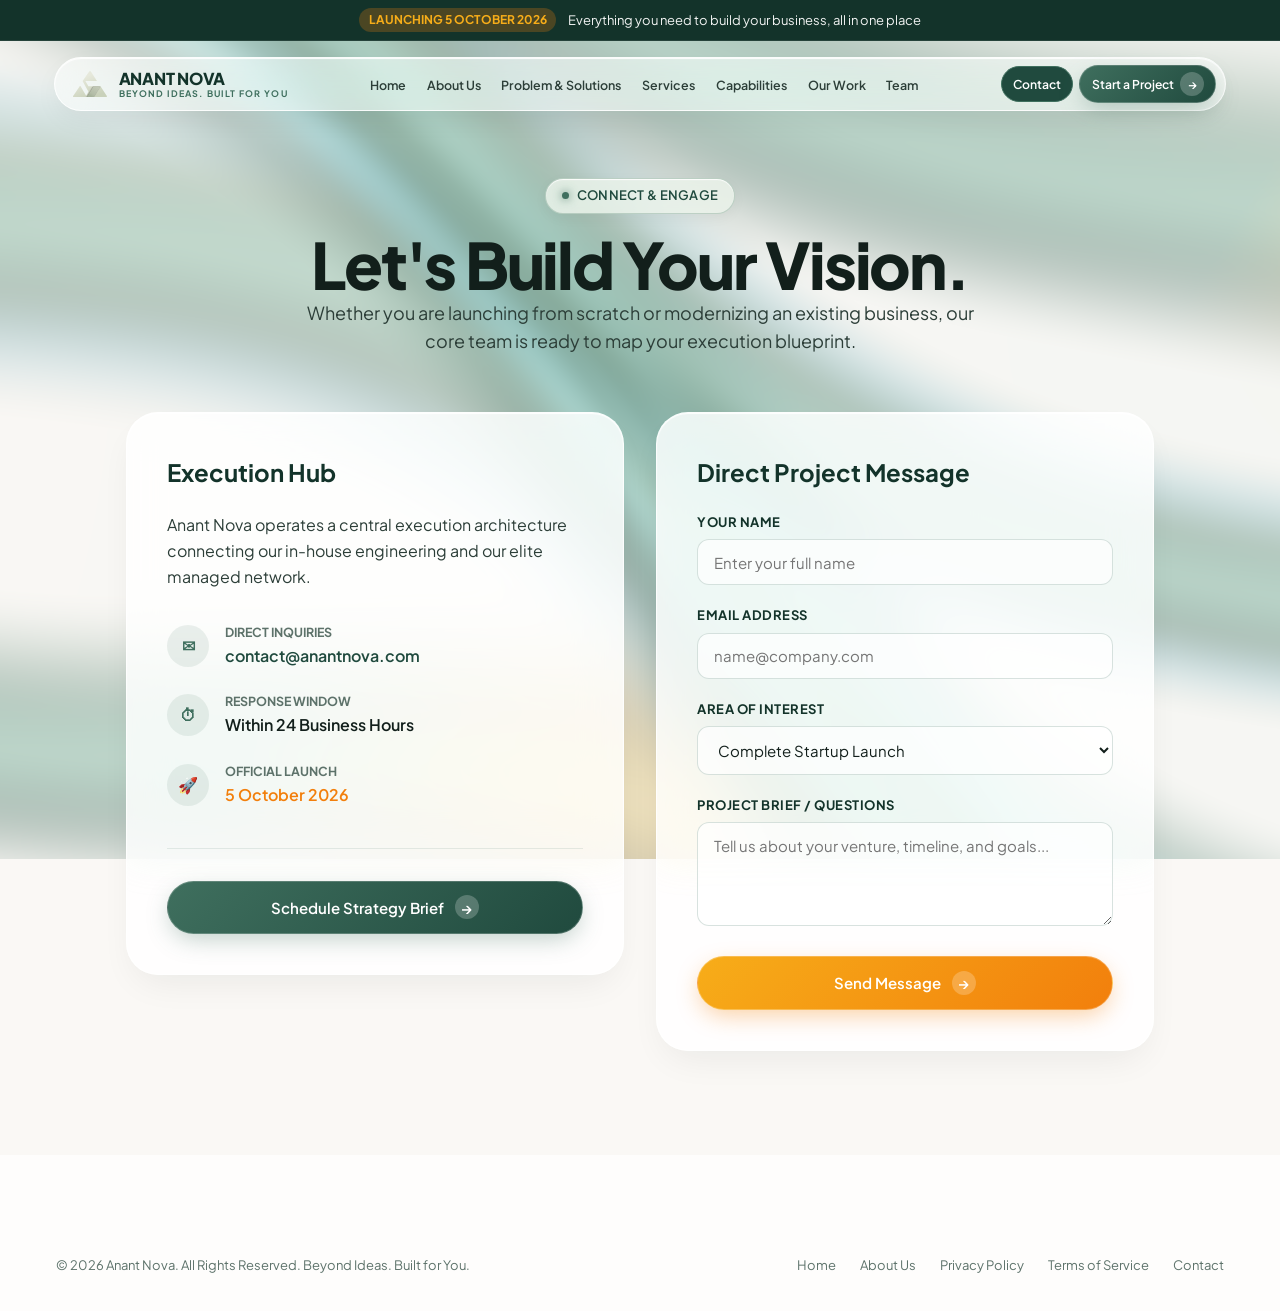
<file: contact.html>
<!DOCTYPE html>
<html lang="en">

<head>
  <meta charset="UTF-8">
  <meta name="viewport" content="width=device-width, initial-scale=1.0">
  <title>Contact — Anant Nova | Business &amp; Technology Partner</title>
  <meta name="description"
    content="Get in touch with Anant Nova. Schedule an execution strategy brief, discuss your project scope, or join our managed network.">
  <link rel="icon" type="image/svg+xml" href="logo/favicon.svg">
  <link rel="stylesheet" href="assets/css/style.css?v=4.4">
</head>

<body>
  <!-- Master Ambient Generative 3D Light Fluid WebGL Canvas -->
  <div class="global-canvas-wrapper" aria-hidden="true">
    <canvas id="ambient-canvas"></canvas>
    <div class="global-canvas-overlay"></div>
  </div>

  <!-- Top Notice Bar -->
  <div class="top-notice-bar">
    <span class="pulse-pill">LAUNCHING 5 OCTOBER 2026</span>
    <span>Everything you need to build your business, all in one place</span>
  </div>

  <!-- Master Floating Header (Glassmorphic Capsule) -->
  <header class="site-header" id="header">
    <div class="container">
      <nav class="nav-container" aria-label="Main Navigation">
        <a href="index.html" class="brand-logo" title="Anant Nova Home">
          <img src="logo/favicon.svg" alt="Anant Nova Primary Logo" class="logo-img" width="38" height="38">
          <div class="brand-name">
            <span>ANANT NOVA</span>
            <span class="brand-tagline">Beyond Ideas. Built for You</span>
          </div>
        </a>

        <ul class="nav-links">
          <li><a href="index.html#hero" class="nav-link">Home</a></li>
          <li><a href="about.html" class="nav-link">About Us</a></li>
          <li><a href="index.html#problem" class="nav-link">Problem &amp; Solutions</a></li>
          <li><a href="services.html" class="nav-link">Services</a></li>
          <li><a href="index.html#capabilities" class="nav-link">Capabilities</a></li>
          <li><a href="our-work.html" class="nav-link">Our Work</a></li>
          <li><a href="team.html" class="nav-link">Team</a></li>
        </ul>

        <div class="nav-actions">
          <a href="contact.html" class="nav-contact-btn"
            style="background: var(--accent-sage-dark); color: #FFFFFF; border-color: var(--accent-sage);">Contact</a>
          <button class="btn btn-primary open-inquiry-modal" data-topic="General Ecosystem Consultation">
            <span>Start a Project</span>
            <div class="btn-icon-circle">→</div>
          </button>
          <button class="mobile-menu-btn" aria-label="Toggle Navigation Menu" aria-expanded="false"
            id="mobile-toggle-btn">
            <span class="hamburger-bar"></span>
            <span class="hamburger-bar"></span>
            <span class="hamburger-bar"></span>
          </button>
        </div>
      </nav>
    </div>
  </header>

  <!-- Mobile Navigation Backdrop Overlay & Drawer -->
  <div class="mobile-nav-overlay" id="mobile-overlay" aria-hidden="true"></div>
  <aside class="mobile-nav-drawer" id="mobile-drawer" aria-hidden="true">
    <div class="mobile-drawer-header">
      <div class="brand-logo">
        <img src="logo/favicon.svg" alt="Anant Nova Logo" class="logo-img" width="34" height="34">
        <div class="brand-name">
          <span>ANANT NOVA</span>
          <span class="brand-tagline">Beyond Ideas. Built for You</span>
        </div>
      </div>
      <button class="mobile-drawer-close" id="mobile-drawer-close" aria-label="Close navigation menu">✕</button>
    </div>
    <ul class="mobile-nav-links">
      <li><a href="index.html#hero"><span>Home</span> <span class="arr">→</span></a></li>
      <li><a href="about.html"><span>About Us</span> <span class="arr">→</span></a></li>
      <li><a href="index.html#problem"><span>Problem &amp; Solutions</span> <span class="arr">→</span></a></li>
      <li><a href="services.html"><span>Services</span> <span class="arr">→</span></a></li>
      <li><a href="index.html#capabilities"><span>Capabilities</span> <span class="arr">→</span></a></li>
      <li><a href="our-work.html"><span>Our Work</span> <span class="arr">→</span></a></li>
      <li><a href="team.html"><span>Team</span> <span class="arr">→</span></a></li>
      <li><a href="contact.html"><span>Contact</span> <span class="arr">→</span></a></li>
    </ul>
    <div class="mobile-drawer-footer">
      <button class="btn btn-primary open-inquiry-modal" style="width: 100%; justify-content: center;"
        data-topic="Mobile Menu Consultation">
        <span>Start a Project</span>
        <div class="btn-icon-circle">→</div>
      </button>
      <div class="mobile-drawer-status">
        <span class="status-dot"></span>
        <span>LAUNCHING 5 OCTOBER 2026</span>
      </div>
    </div>
  </aside>

  <!-- Main Contact Section -->
  <main class="contact-section">
    <div class="container" style="max-width: 1100px;">
      <div class="section-header" style="text-align: center; margin-bottom: 3.5rem;">
        <div class="pill-badge sage" style="margin-bottom: 1rem;">
          <span class="dot"></span>
          <span>CONNECT &amp; ENGAGE</span>
        </div>
        <h1 class="heading-xl">Let's Build Your Vision.</h1>
        <p class="section-desc" style="max-width: 680px; margin: 0 auto;">
          Whether you are launching from scratch or modernizing an existing business, our core team is ready to map your
          execution blueprint.
        </p>
      </div>

      <div class="contact-grid">
        <!-- Contact Information Glass Card -->
        <div class="contact-card">
          <h2 style="font-size: 1.5rem; margin-bottom: 1.25rem; color: var(--accent-sage-deep);">Execution Hub</h2>
          <p style="color: var(--text-secondary); margin-bottom: 2rem; line-height: 1.65;">
            Anant Nova operates a central execution architecture connecting our in-house engineering and our elite
            managed network.
          </p>

          <div style="display: flex; flex-direction: column; gap: 1.5rem;">
            <div style="display: flex; align-items: center; gap: 1rem;">
              <div
                style="width: 42px; height: 42px; border-radius: 50%; background: var(--accent-sage-tint); display: flex; align-items: center; justify-content: center; color: var(--accent-sage); font-weight: bold;">
                ✉</div>
              <div>
                <div style="font-size: 0.78rem; font-weight: 700; color: var(--text-muted); text-transform: uppercase;">
                  Direct Inquiries</div>
                <a href="mailto:contact@anantnova.com"
                  style="font-weight: 600; color: var(--accent-sage-dark);">contact@anantnova.com</a>
              </div>
            </div>

            <div style="display: flex; align-items: center; gap: 1rem;">
              <div
                style="width: 42px; height: 42px; border-radius: 50%; background: var(--accent-sage-tint); display: flex; align-items: center; justify-content: center; color: var(--accent-sage); font-weight: bold;">
                ⏱</div>
              <div>
                <div style="font-size: 0.78rem; font-weight: 700; color: var(--text-muted); text-transform: uppercase;">
                  Response Window</div>
                <div style="font-weight: 600; color: var(--text-primary);">Within 24 Business Hours</div>
              </div>
            </div>

            <div style="display: flex; align-items: center; gap: 1rem;">
              <div
                style="width: 42px; height: 42px; border-radius: 50%; background: var(--accent-sage-tint); display: flex; align-items: center; justify-content: center; color: var(--accent-sage); font-weight: bold;">
                🚀</div>
              <div>
                <div style="font-size: 0.78rem; font-weight: 700; color: var(--text-muted); text-transform: uppercase;">
                  Official Launch</div>
                <div style="font-weight: 600; color: var(--accent-orange);">5 October 2026</div>
              </div>
            </div>
          </div>

          <div style="margin-top: 2.5rem; padding-top: 2rem; border-top: 1px solid rgba(63, 111, 94, 0.12);">
            <button class="btn btn-primary open-inquiry-modal" style="width: 100%; justify-content: center;"
              data-topic="Book Strategy Call">
              <span>Schedule Strategy Brief</span>
              <div class="btn-icon-circle">→</div>
            </button>
          </div>
        </div>

        <!-- Quick Inquiry Form Card -->
        <div class="contact-card">
          <h2 style="font-size: 1.5rem; margin-bottom: 1.25rem; color: var(--accent-sage-deep);">Direct Project Message
          </h2>
          <form id="contact-page-form"
            onsubmit="event.preventDefault(); alert('Thank you! Your message has been received. Our team will contact you within 24 hours.'); this.reset();">
            <div class="form-group" style="margin-bottom: 1.25rem;">
              <label class="form-label" for="contact-name">Your Name</label>
              <input type="text" id="contact-name" class="form-input" placeholder="Enter your full name" required>
            </div>
            <div class="form-group" style="margin-bottom: 1.25rem;">
              <label class="form-label" for="contact-email">Email Address</label>
              <input type="email" id="contact-email" class="form-input" placeholder="name@company.com" required>
            </div>
            <div class="form-group" style="margin-bottom: 1.25rem;">
              <label class="form-label" for="contact-topic">Area of Interest</label>
              <select id="contact-topic" class="form-select">
                <option value="Complete Startup Launch">Complete Startup Launch</option>
                <option value="Custom Software &amp; AI">Custom Software &amp; AI</option>
                <option value="Brand Architecture &amp; Identity">Brand Architecture &amp; Identity</option>
                <option value="Managed Network Sourcing">Managed Network Sourcing</option>
                <option value="Other Consultation">Other Consultation</option>
              </select>
            </div>
            <div class="form-group" style="margin-bottom: 1.5rem;">
              <label class="form-label" for="contact-message">Project Brief / Questions</label>
              <textarea id="contact-message" class="form-textarea" rows="4"
                placeholder="Tell us about your venture, timeline, and goals..." required></textarea>
            </div>
            <button type="submit" class="btn btn-nova" style="width: 100%; justify-content: center;">
              <span>Send Message</span>
              <div class="btn-icon-circle">→</div>
            </button>
          </form>
        </div>
      </div>
    </div>
  </main>

  <!-- Footer -->
  <footer class="site-footer">
    <div class="container">
      <div class="footer-bottom-row" style="border-top: none;">
        <div>&copy; 2026 Anant Nova. All Rights Reserved. Beyond Ideas. Built for You.</div>
        <div style="display: flex; gap: 1.5rem; flex-wrap: wrap;">
          <a href="index.html">Home</a>
          <a href="about.html">About Us</a>
          <a href="privacy-policy.html">Privacy Policy</a>
          <a href="terms-conditions.html">Terms of Service</a>
          <a href="contact.html">Contact</a>
        </div>
      </div>
    </div>
  </footer>

  <script src="assets/js/hero-shader.js?v=4.0"></script>
  <script src="assets/js/main.js?v=4.3"></script>
</body>

</html>
</file>
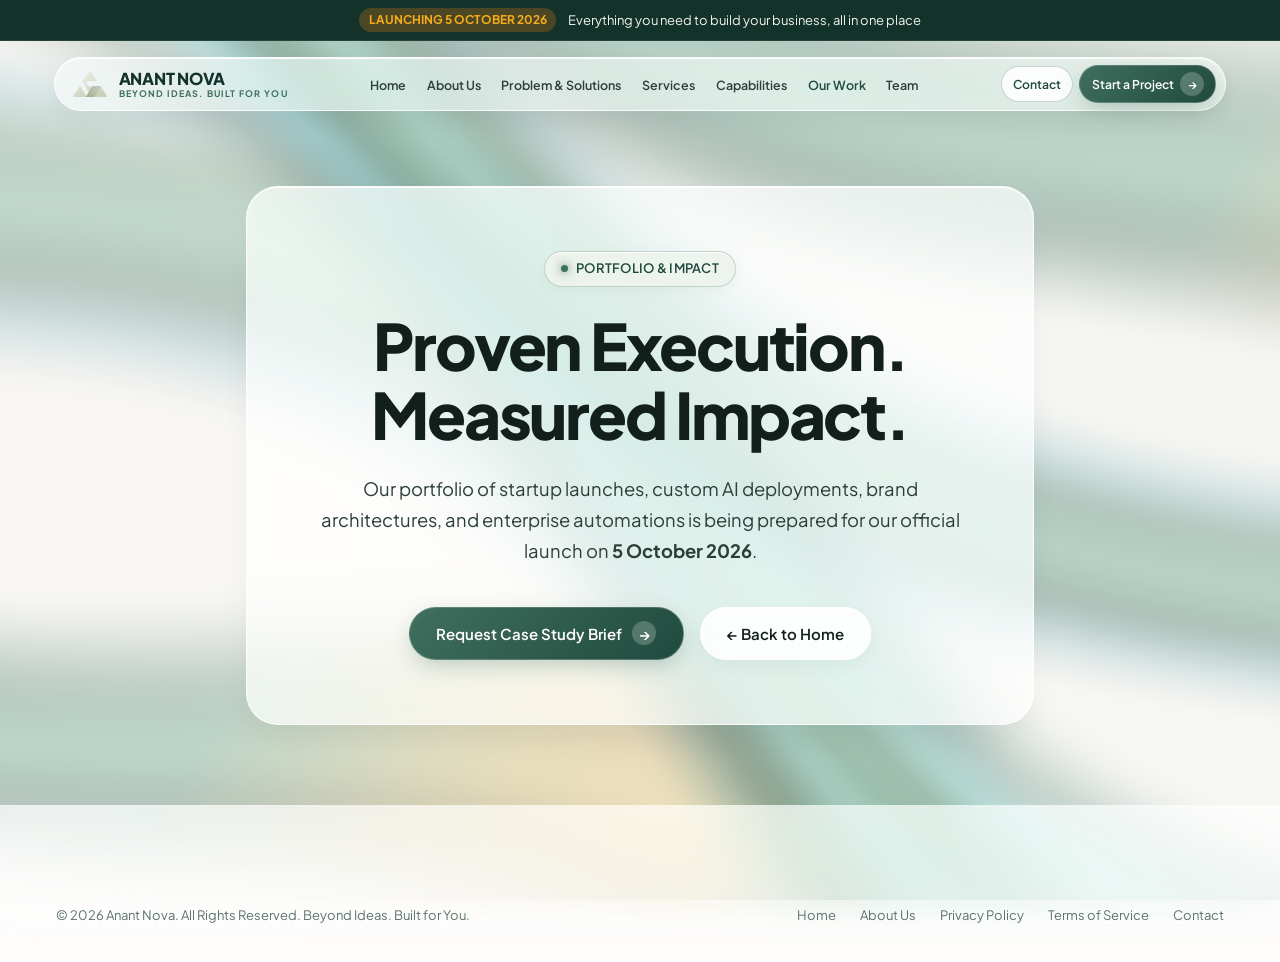
<file: our-work.html>
<!DOCTYPE html>
<html lang="en">

<head>
  <meta charset="UTF-8">
  <meta name="viewport" content="width=device-width, initial-scale=1.0">
  <title>Our Work — Anant Nova | Ecosystem Portfolio &amp; Case Studies</title>
  <meta name="description"
    content="Explore client case studies, digital transformations, and custom technology built by the Anant Nova ecosystem.">
  <link rel="icon" type="image/svg+xml" href="logo/favicon.svg">
  <link rel="stylesheet" href="assets/css/style.css?v=4.4">
</head>

<body>
  <!-- Master Ambient Generative 3D Light Fluid WebGL Canvas -->
  <div class="global-canvas-wrapper" aria-hidden="true">
    <canvas id="ambient-canvas"></canvas>
    <div class="global-canvas-overlay"></div>
  </div>

  <!-- Top Notice Bar -->
  <div class="top-notice-bar">
    <span class="pulse-pill">LAUNCHING 5 OCTOBER 2026</span>
    <span>Everything you need to build your business, all in one place</span>
  </div>

  <!-- Master Floating Header (Glassmorphic Capsule) -->
  <header class="site-header" id="header">
    <div class="container">
      <nav class="nav-container" aria-label="Main Navigation">
        <a href="index.html" class="brand-logo" title="Anant Nova Home">
          <img src="logo/favicon.svg" alt="Anant Nova Primary Logo" class="logo-img" width="38" height="38">
          <div class="brand-name">
            <span>ANANT NOVA</span>
            <span class="brand-tagline">Beyond Ideas. Built for You</span>
          </div>
        </a>

        <ul class="nav-links">
          <li><a href="index.html#hero" class="nav-link">Home</a></li>
          <li><a href="about.html" class="nav-link">About Us</a></li>
          <li><a href="index.html#problem" class="nav-link">Problem &amp; Solutions</a></li>
          <li><a href="services.html" class="nav-link">Services</a></li>
          <li><a href="index.html#capabilities" class="nav-link">Capabilities</a></li>
          <li><a href="our-work.html" class="nav-link" style="color: var(--accent-sage-dark);">Our Work</a></li>
          <li><a href="team.html" class="nav-link">Team</a></li>
        </ul>

        <div class="nav-actions">
          <a href="contact.html" class="nav-contact-btn">Contact</a>
          <button class="btn btn-primary open-inquiry-modal" data-topic="General Ecosystem Consultation">
            <span>Start a Project</span>
            <div class="btn-icon-circle">→</div>
          </button>
          <button class="mobile-menu-btn" aria-label="Toggle Navigation Menu" aria-expanded="false"
            id="mobile-toggle-btn">
            <span class="hamburger-bar"></span>
            <span class="hamburger-bar"></span>
            <span class="hamburger-bar"></span>
          </button>
        </div>
      </nav>
    </div>
  </header>

  <!-- Mobile Navigation Backdrop Overlay & Drawer -->
  <div class="mobile-nav-overlay" id="mobile-overlay" aria-hidden="true"></div>
  <aside class="mobile-nav-drawer" id="mobile-drawer" aria-hidden="true">
    <div class="mobile-drawer-header">
      <div class="brand-logo">
        <img src="logo/favicon.svg" alt="Anant Nova Logo" class="logo-img" width="34" height="34">
        <div class="brand-name">
          <span>ANANT NOVA</span>
          <span class="brand-tagline">Beyond Ideas. Built for You</span>
        </div>
      </div>
      <button class="mobile-drawer-close" id="mobile-drawer-close" aria-label="Close navigation menu">✕</button>
    </div>
    <ul class="mobile-nav-links">
      <li><a href="index.html#hero"><span>Home</span> <span class="arr">→</span></a></li>
      <li><a href="about.html"><span>About Us</span> <span class="arr">→</span></a></li>
      <li><a href="index.html#problem"><span>Problem &amp; Solutions</span> <span class="arr">→</span></a></li>
      <li><a href="services.html"><span>Services</span> <span class="arr">→</span></a></li>
      <li><a href="index.html#capabilities"><span>Capabilities</span> <span class="arr">→</span></a></li>
      <li><a href="our-work.html"><span>Our Work</span> <span class="arr">→</span></a></li>
      <li><a href="team.html"><span>Team</span> <span class="arr">→</span></a></li>
      <li><a href="contact.html"><span>Contact</span> <span class="arr">→</span></a></li>
    </ul>
    <div class="mobile-drawer-footer">
      <button class="btn btn-primary open-inquiry-modal" style="width: 100%; justify-content: center;"
        data-topic="Mobile Menu Consultation">
        <span>Start a Project</span>
        <div class="btn-icon-circle">→</div>
      </button>
      <div class="mobile-drawer-status">
        <span class="status-dot"></span>
        <span>LAUNCHING 5 OCTOBER 2026</span>
      </div>
    </div>
  </aside>

  <!-- Main Placeholder Hero -->
  <main class="subpage-hero">
    <div class="container" style="max-width: 860px; text-align: center; position: relative; z-index: 10;">
      <div class="glass-panel subpage-card">
        <div class="pill-badge sage" style="margin-bottom: 1.5rem;">
          <span class="dot"></span>
          <span>PORTFOLIO &amp; IMPACT</span>
        </div>
        <h1 class="heading-xl" style="margin-bottom: 1.5rem; color: var(--text-primary);">
          Proven Execution. Measured Impact.
        </h1>
        <p class="subpage-desc">
          Our portfolio of startup launches, custom AI deployments, brand architectures, and enterprise automations is
          being prepared for our official launch on <strong>5 October 2026</strong>.
        </p>
        <div class="subpage-actions">
          <button class="btn btn-primary open-inquiry-modal" data-topic="Portfolio Showcase Request">
            <span>Request Case Study Brief</span>
            <div class="btn-icon-circle">→</div>
          </button>
          <a href="index.html" class="btn btn-glass">
            <span>← Back to Home</span>
          </a>
        </div>
      </div>
    </div>
  </main>

  <!-- Footer -->
  <footer class="site-footer">
    <div class="container">
      <div class="footer-bottom-row" style="border-top: none;">
        <div>&copy; 2026 Anant Nova. All Rights Reserved. Beyond Ideas. Built for You.</div>
        <div style="display: flex; gap: 1.5rem; flex-wrap: wrap;">
          <a href="index.html">Home</a>
          <a href="about.html">About Us</a>
          <a href="privacy-policy.html">Privacy Policy</a>
          <a href="terms-conditions.html">Terms of Service</a>
          <a href="contact.html">Contact</a>
        </div>
      </div>
    </div>
  </footer>

  <script src="assets/js/hero-shader.js?v=4.0"></script>
  <script src="assets/js/main.js?v=4.3"></script>
</body>

</html>
</file>
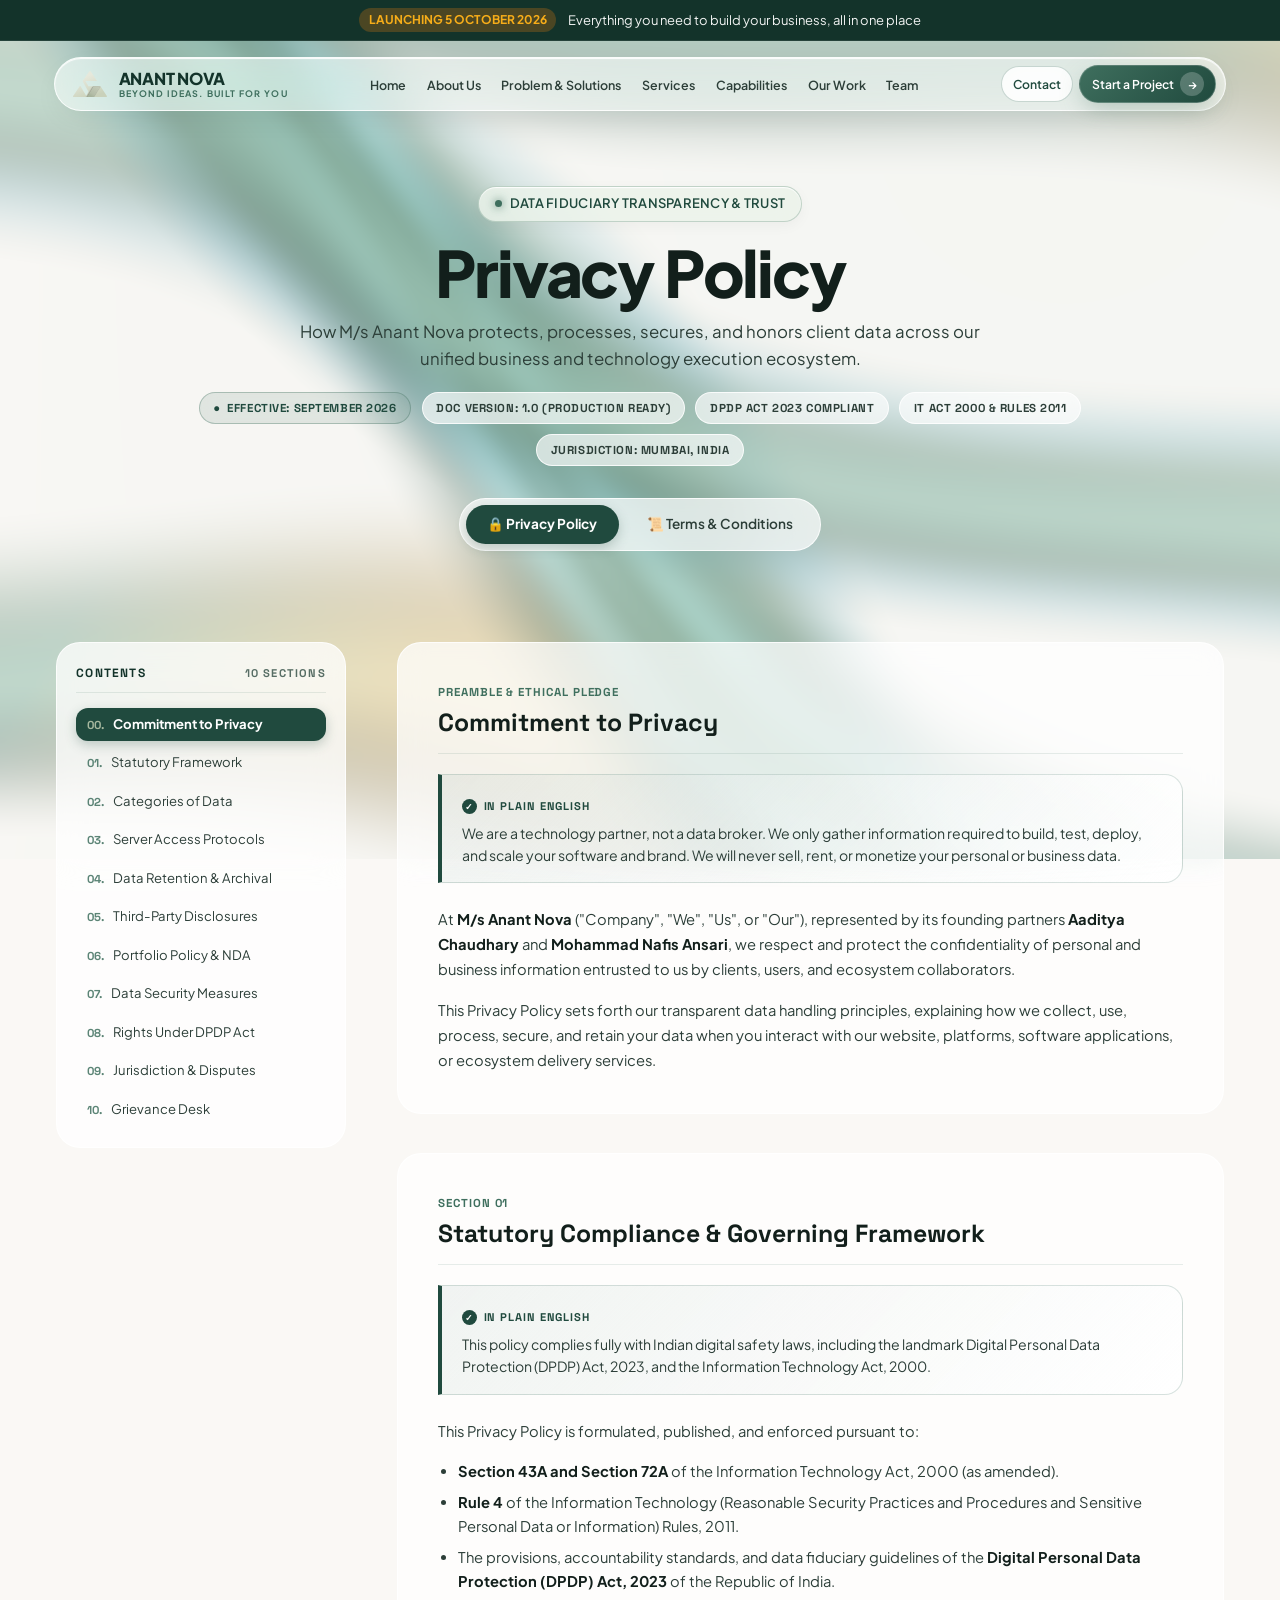
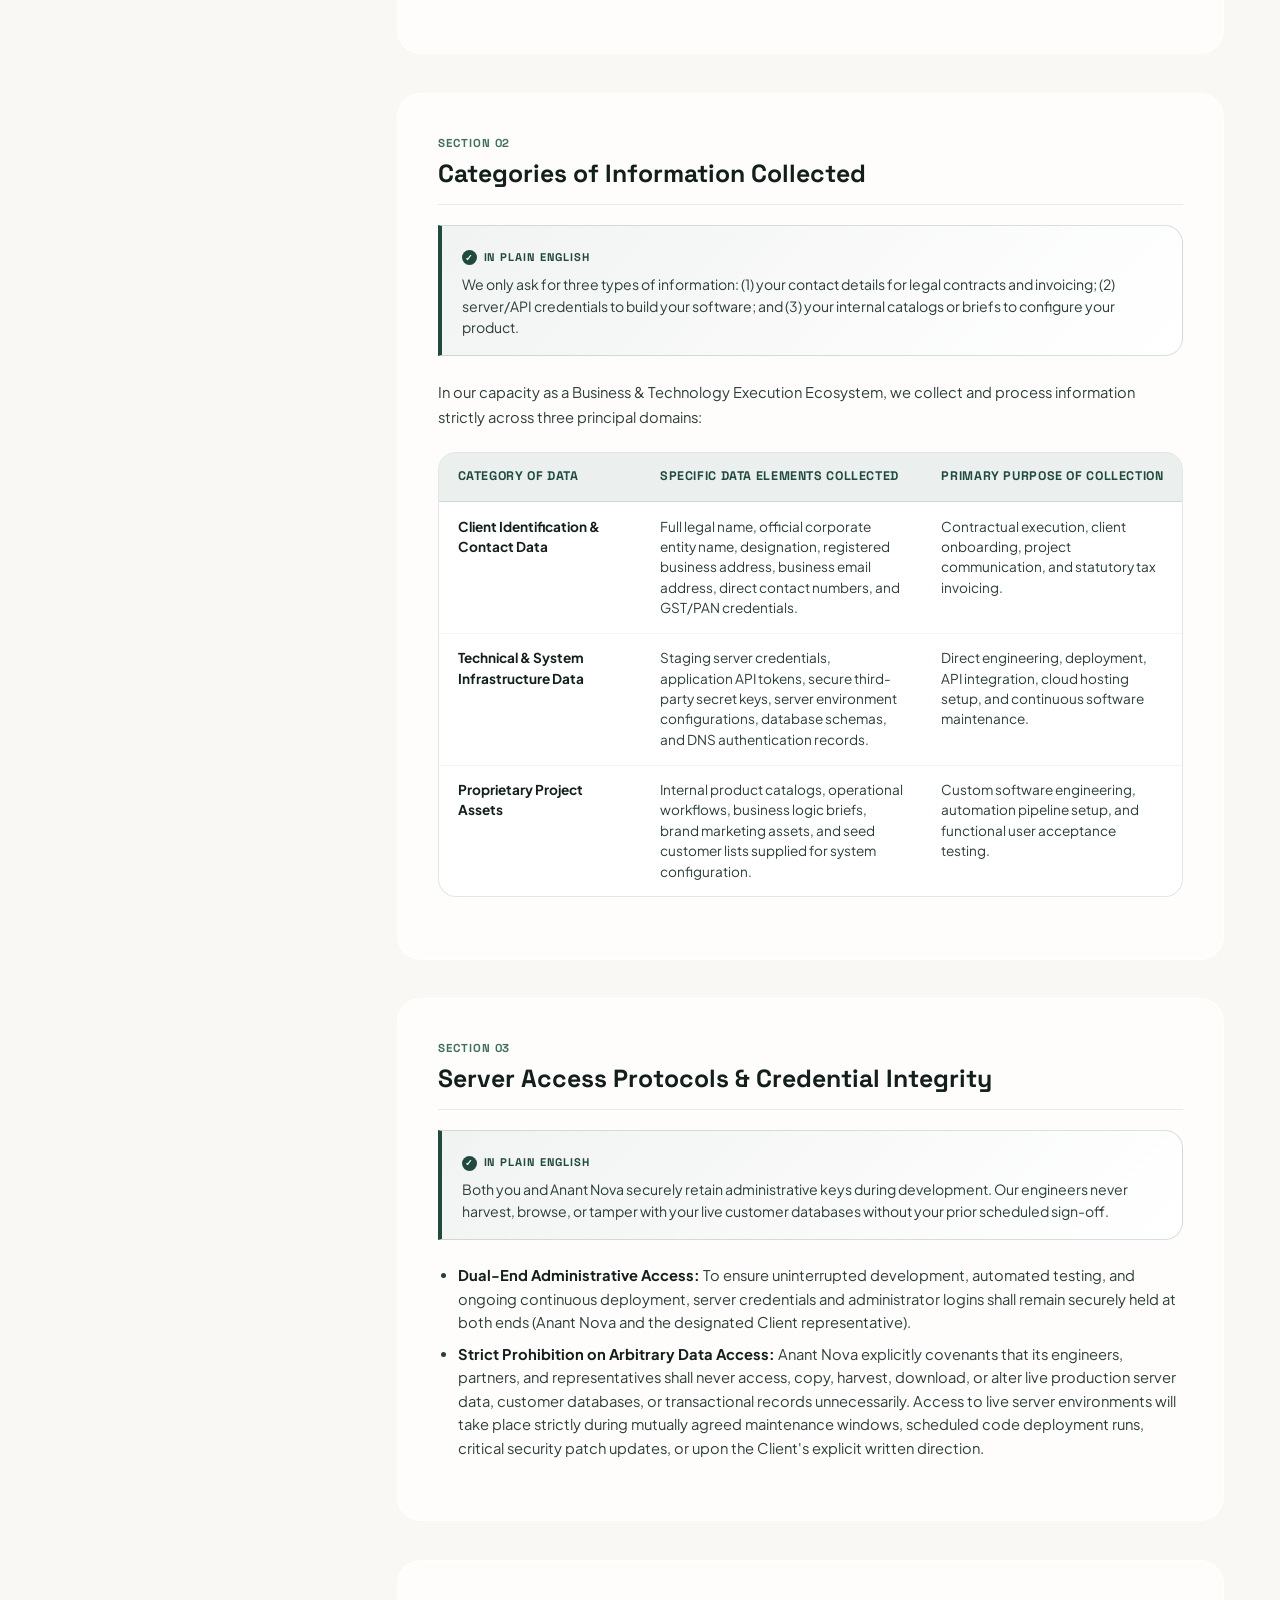
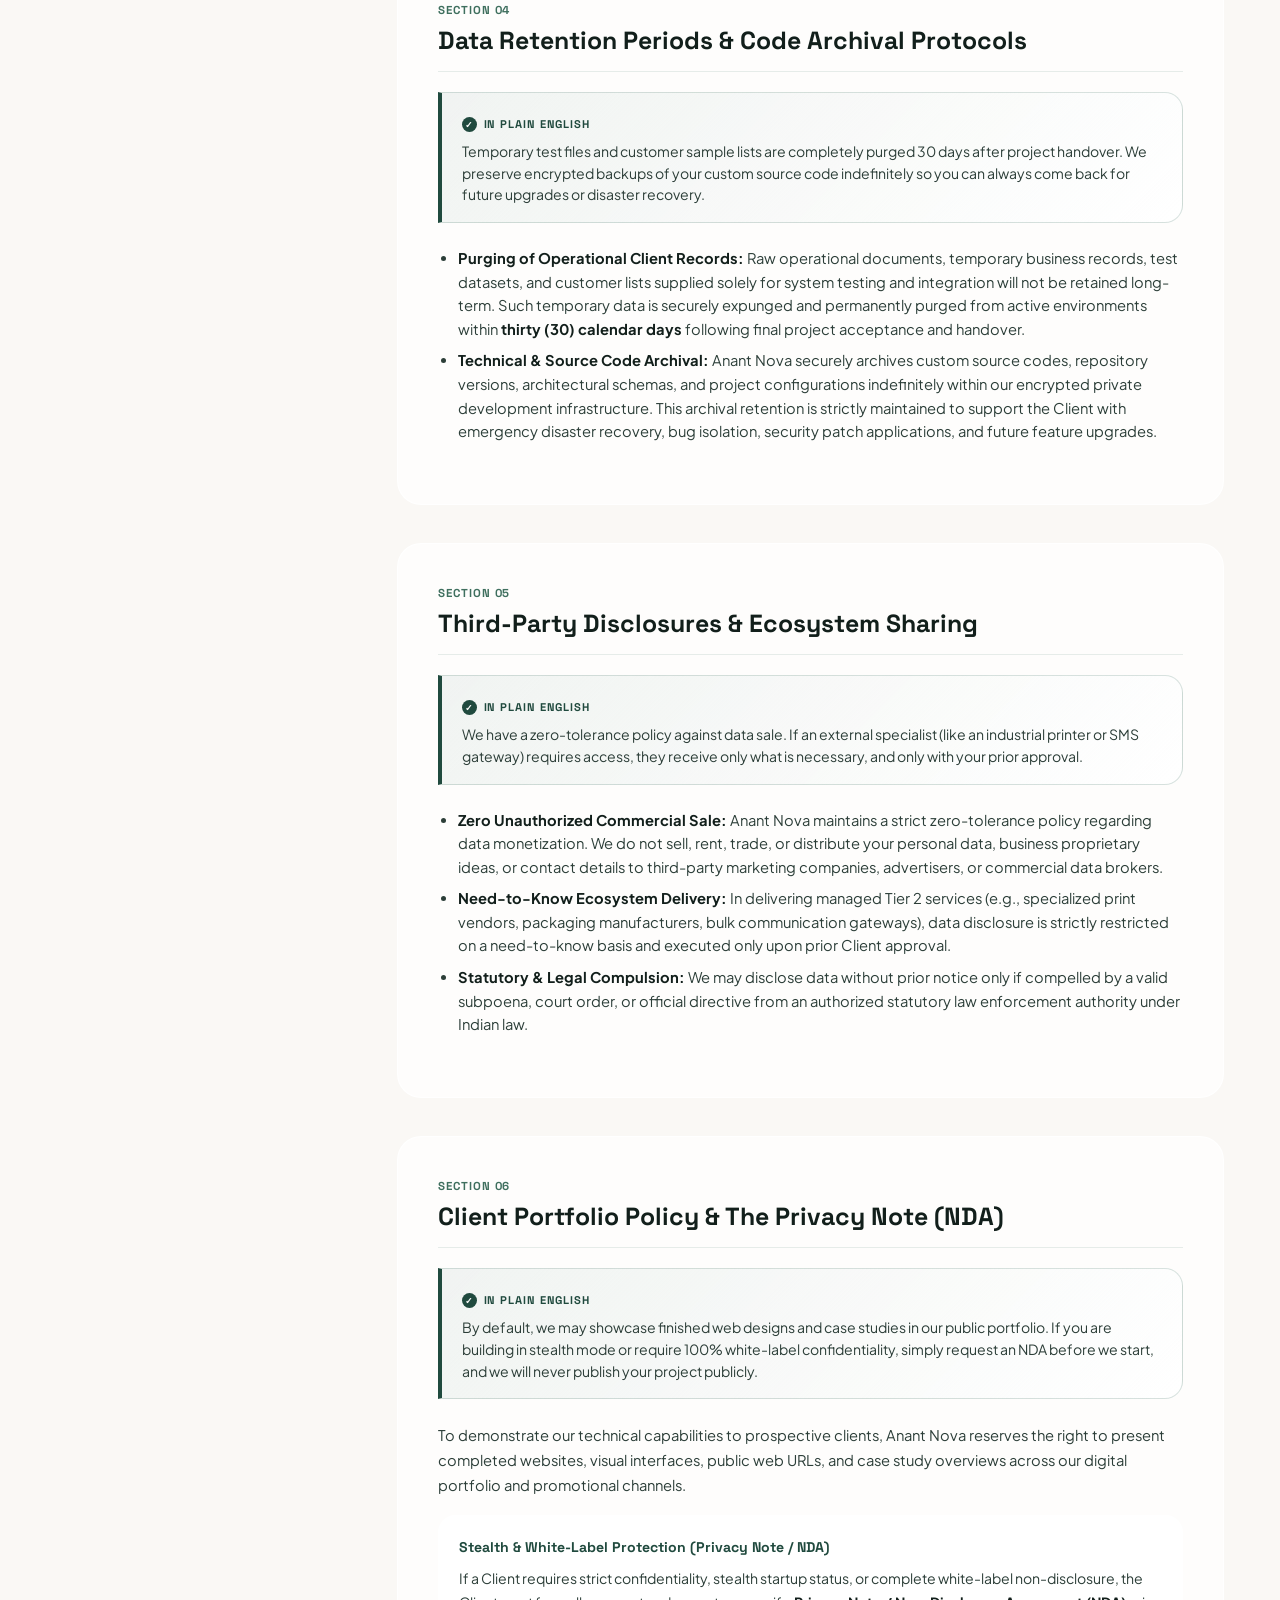
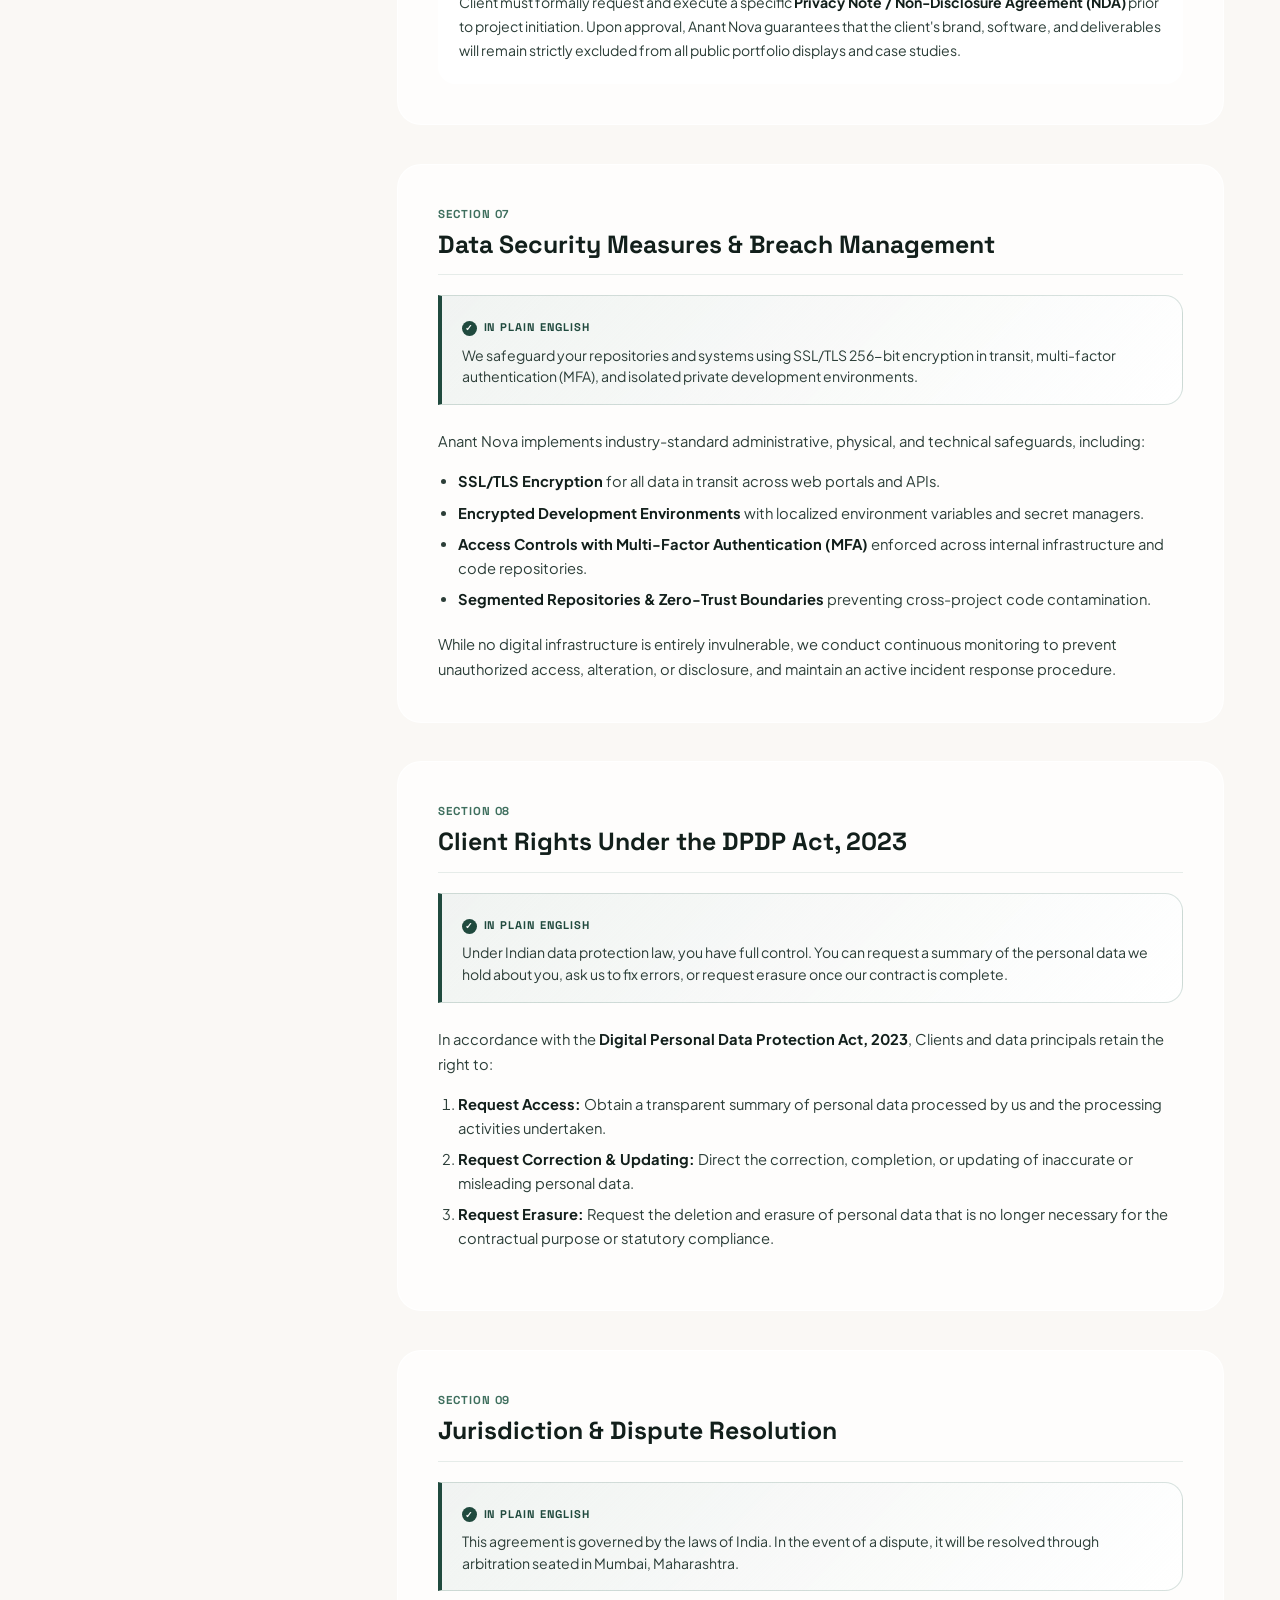
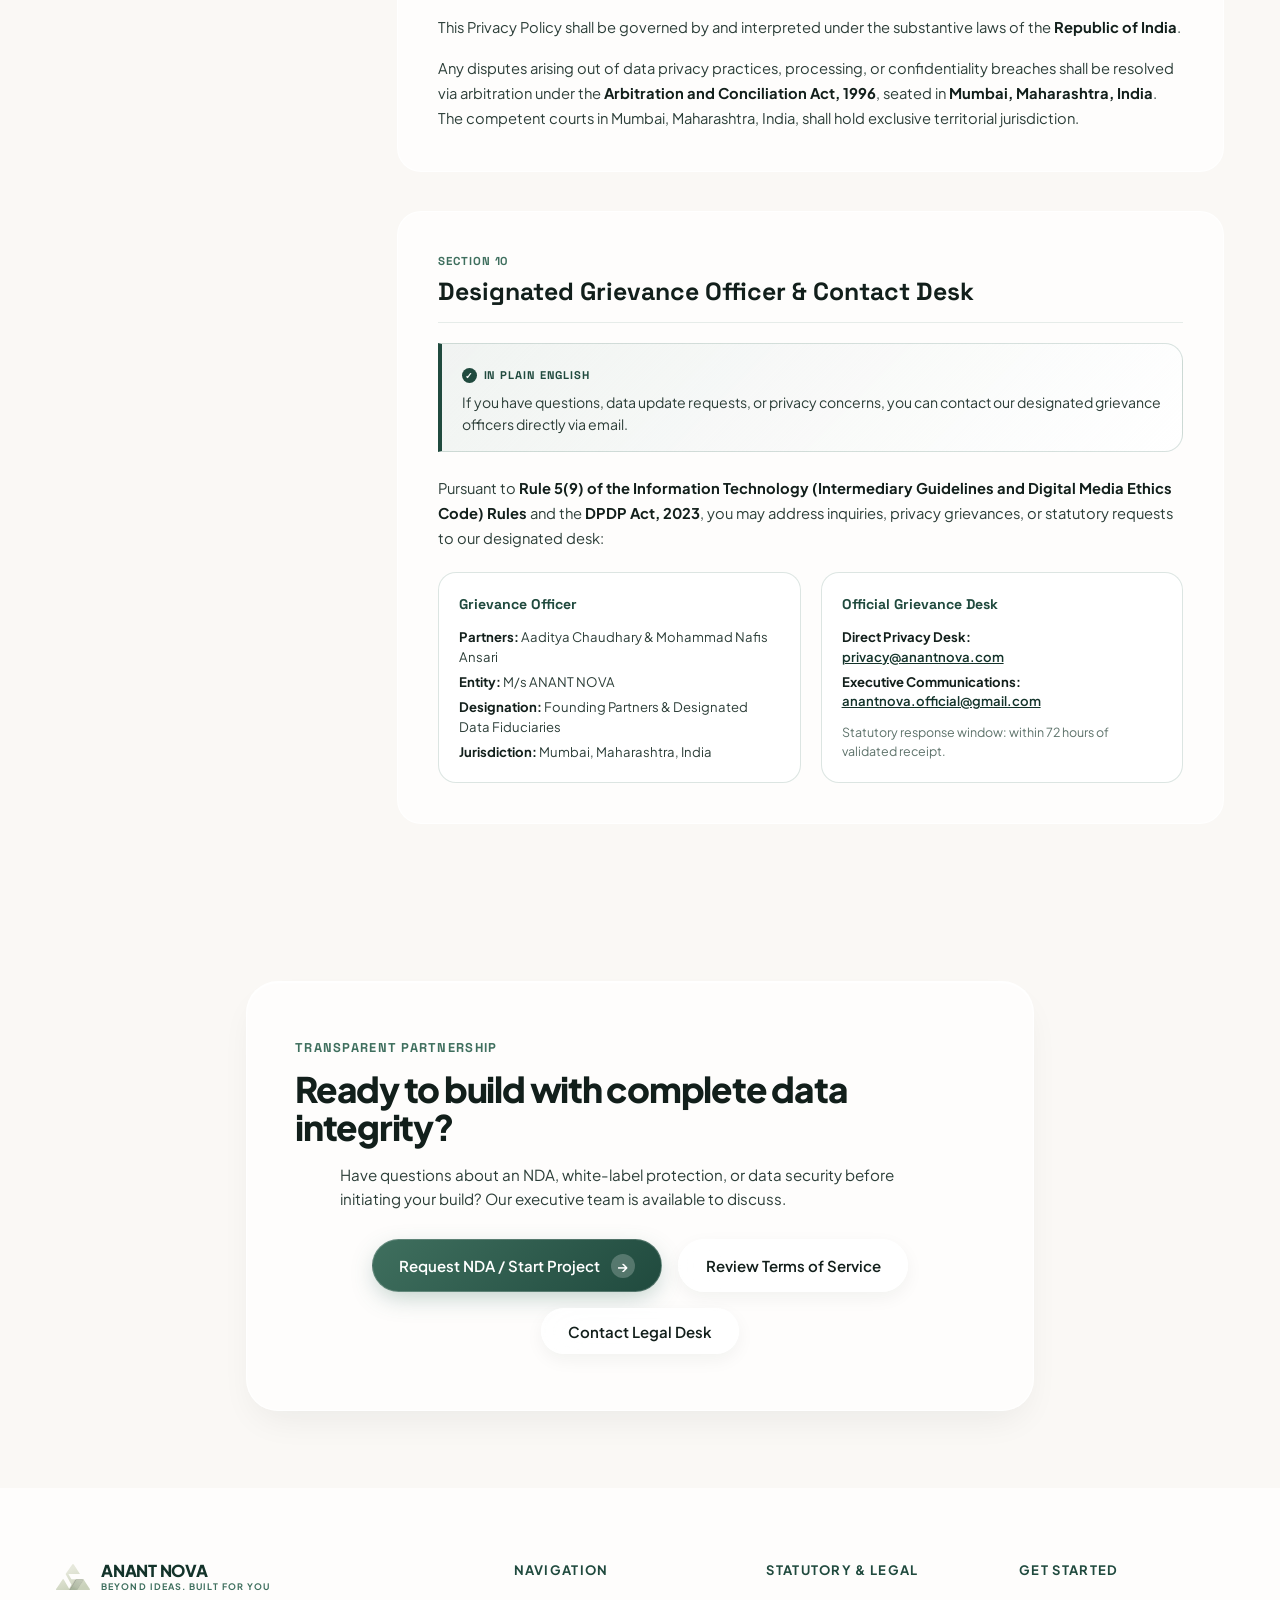
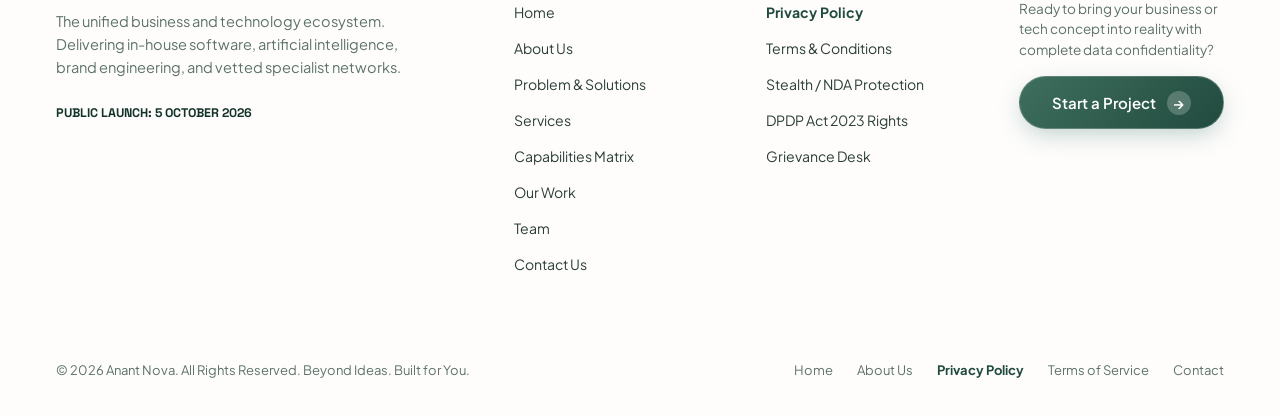
<file: privacy-policy.html>
<!DOCTYPE html>
<html lang="en">

<head>
  <meta charset="UTF-8">
  <meta name="viewport" content="width=device-width, initial-scale=1.0">
  <title>Privacy Policy — Anant Nova | Business &amp; Technology Execution Ecosystem</title>
  <meta name="description"
    content="Official Privacy Policy of Anant Nova. Compliant with IT Act 2000, IT Rules 2011, and Digital Personal Data Protection (DPDP) Act 2023. Transparent data handling, dual-end access protocols, and zero monetization policy.">
  <link rel="icon" type="image/svg+xml" href="logo/favicon.svg">
  <link rel="stylesheet" href="assets/css/style.css?v=4.7">
</head>

<body>
  <!-- Master Ambient Generative 3D Light Fluid WebGL Canvas -->
  <div class="global-canvas-wrapper" aria-hidden="true">
    <canvas id="ambient-canvas"></canvas>
    <div class="global-canvas-overlay"></div>
  </div>

  <!-- Top Notice Bar -->
  <div class="top-notice-bar">
    <span class="pulse-pill">LAUNCHING 5 OCTOBER 2026</span>
    <span>Everything you need to build your business, all in one place</span>
  </div>

  <!-- Master Floating Header (Glassmorphic Capsule) -->
  <header class="site-header" id="header">
    <div class="container">
      <nav class="nav-container" aria-label="Main Navigation">
        <a href="index.html" class="brand-logo" title="Anant Nova Home">
          <img src="logo/favicon.svg" alt="Anant Nova Primary Logo" class="logo-img" width="38" height="38">
          <div class="brand-name">
            <span>ANANT NOVA</span>
            <span class="brand-tagline">Beyond Ideas. Built for You</span>
          </div>
        </a>

        <ul class="nav-links">
          <li><a href="index.html#hero" class="nav-link">Home</a></li>
          <li><a href="about.html" class="nav-link">About Us</a></li>
          <li><a href="index.html#problem" class="nav-link">Problem &amp; Solutions</a></li>
          <li><a href="services.html" class="nav-link">Services</a></li>
          <li><a href="index.html#capabilities" class="nav-link">Capabilities</a></li>
          <li><a href="our-work.html" class="nav-link">Our Work</a></li>
          <li><a href="team.html" class="nav-link">Team</a></li>
        </ul>

        <div class="nav-actions">
          <a href="contact.html" class="nav-contact-btn">Contact</a>
          <button class="btn btn-primary open-inquiry-modal" data-topic="Privacy Policy Inquiry">
            <span>Start a Project</span>
            <div class="btn-icon-circle">→</div>
          </button>
          <button class="mobile-menu-btn" aria-label="Toggle Navigation Menu" aria-expanded="false"
            id="mobile-toggle-btn">
            <span class="hamburger-bar"></span>
            <span class="hamburger-bar"></span>
            <span class="hamburger-bar"></span>
          </button>
        </div>
      </nav>
    </div>
  </header>

  <!-- Mobile Navigation Drawer -->
  <div class="mobile-nav-overlay" id="mobile-overlay" aria-hidden="true"></div>
  <aside class="mobile-nav-drawer" id="mobile-drawer" aria-hidden="true">
    <div class="mobile-drawer-header">
      <div class="brand-logo">
        <img src="logo/favicon.svg" alt="Anant Nova Logo" class="logo-img" width="34" height="34">
        <div class="brand-name">
          <span>ANANT NOVA</span>
          <span class="brand-tagline">Beyond Ideas. Built for You</span>
        </div>
      </div>
      <button class="mobile-drawer-close" id="mobile-drawer-close" aria-label="Close navigation menu">✕</button>
    </div>
    <ul class="mobile-nav-links">
      <li><a href="index.html#hero"><span>Home</span> <span class="arr">→</span></a></li>
      <li><a href="about.html"><span>About Us</span> <span class="arr">→</span></a></li>
      <li><a href="index.html#problem"><span>Problem &amp; Solutions</span> <span class="arr">→</span></a></li>
      <li><a href="services.html"><span>Services</span> <span class="arr">→</span></a></li>
      <li><a href="index.html#capabilities"><span>Capabilities</span> <span class="arr">→</span></a></li>
      <li><a href="our-work.html"><span>Our Work</span> <span class="arr">→</span></a></li>
      <li><a href="team.html"><span>Team</span> <span class="arr">→</span></a></li>
      <li><a href="contact.html"><span>Contact</span> <span class="arr">→</span></a></li>
    </ul>
    <div class="mobile-drawer-footer">
      <button class="btn btn-primary open-inquiry-modal" style="width: 100%; justify-content: center;"
        data-topic="Mobile Menu Consultation">
        <span>Start a Project</span>
        <div class="btn-icon-circle">→</div>
      </button>
      <div class="mobile-drawer-status">
        <span class="status-dot"></span>
        <span>LAUNCHING 5 OCTOBER 2026</span>
      </div>
    </div>
  </aside>

  <!-- Main Content Wrapper -->
  <main>
    <!-- Hero Section -->
    <section class="legal-hero">
      <div class="container" style="max-width: 960px;">
        <div class="hero-badge-wrap">
          <div class="pill-badge sage">
            <span class="dot"></span>
            <span>DATA FIDUCIARY TRANSPARENCY &amp; TRUST</span>
          </div>
        </div>
        <h1 class="heading-xl" style="margin-top: 0.5rem; margin-bottom: 0.75rem;">
          Privacy Policy
        </h1>
        <p
          style="font-size: 1.05rem; color: var(--text-secondary); max-width: 720px; margin: 0 auto; line-height: 1.6;">
          How M/s Anant Nova protects, processes, secures, and honors client data across our unified business and
          technology execution ecosystem.
        </p>

        <!-- Document Metadata Chips -->
        <div class="legal-meta-chips">
          <div class="legal-chip active-chip">
            <span>●</span>
            <span>Effective: September 2026</span>
          </div>
          <div class="legal-chip">
            <span>Doc Version: 1.0 (Production Ready)</span>
          </div>
          <div class="legal-chip">
            <span>DPDP Act 2023 Compliant</span>
          </div>
          <div class="legal-chip">
            <span>IT Act 2000 &amp; Rules 2011</span>
          </div>
          <div class="legal-chip">
            <span>Jurisdiction: Mumbai, India</span>
          </div>
        </div>

        <!-- Document Switcher Pill Bar -->
        <div class="legal-switcher-wrap">
          <nav class="legal-switcher" aria-label="Legal Documents Switcher">
            <a href="privacy-policy.html" class="legal-switcher-tab active">
              <span>🔒 Privacy Policy</span>
            </a>
            <a href="terms-conditions.html" class="legal-switcher-tab">
              <span>📜 Terms &amp; Conditions</span>
            </a>
          </nav>
        </div>
      </div>
    </section>

    <!-- Document Content Grid -->
    <section class="section-py" style="padding-top: 0;">
      <div class="container legal-layout">

        <!-- Sticky Table of Contents Sidebar -->
        <aside class="legal-toc-aside" aria-label="Table of Contents">
          <div class="legal-toc-header">
            <span>Contents</span>
            <span style="font-size: 0.7rem; opacity: 0.7;">10 SECTIONS</span>
          </div>
          <ul class="legal-toc-list" id="legal-toc-list">
            <li><a href="#commitment" class="legal-toc-link"><span class="toc-num">00.</span> Commitment to Privacy</a>
            </li>
            <li><a href="#section-1" class="legal-toc-link"><span class="toc-num">01.</span> Statutory Framework</a>
            </li>
            <li><a href="#section-2" class="legal-toc-link"><span class="toc-num">02.</span> Categories of Data</a></li>
            <li><a href="#section-3" class="legal-toc-link"><span class="toc-num">03.</span> Server Access Protocols</a>
            </li>
            <li><a href="#section-4" class="legal-toc-link"><span class="toc-num">04.</span> Data Retention &amp;
                Archival</a></li>
            <li><a href="#section-5" class="legal-toc-link"><span class="toc-num">05.</span> Third-Party Disclosures</a>
            </li>
            <li><a href="#section-6" class="legal-toc-link"><span class="toc-num">06.</span> Portfolio Policy &amp;
                NDA</a></li>
            <li><a href="#section-7" class="legal-toc-link"><span class="toc-num">07.</span> Data Security Measures</a>
            </li>
            <li><a href="#section-8" class="legal-toc-link"><span class="toc-num">08.</span> Rights Under DPDP Act</a>
            </li>
            <li><a href="#section-9" class="legal-toc-link"><span class="toc-num">09.</span> Jurisdiction &amp;
                Disputes</a></li>
            <li><a href="#section-10" class="legal-toc-link"><span class="toc-num">10.</span> Grievance Desk</a></li>
          </ul>
        </aside>

        <!-- Mobile Sticky Floating Contents Card (Screens <= 1024px) -->
        <div class="legal-mobile-toc-card" id="legal-mobile-toc" aria-label="Mobile Table of Contents">
          <div class="mobile-toc-header">
            <div class="mobile-toc-title-wrap">
              <span class="mobile-toc-title">Contents</span>
              <div class="mobile-toc-underline"></div>
            </div>
            <span class="mobile-toc-count">10 SECTIONS</span>
          </div>

          <!-- Closed State: Current Section Pill + Circular Next Button (Screenshot 2) -->
          <div class="mobile-toc-action-row">
            <button type="button" class="mobile-toc-trigger" id="mobile-toc-trigger" aria-expanded="false"
              aria-controls="mobile-toc-dropdown">
              <span class="mobile-toc-current-label" id="mobile-toc-current-label">00. Commitment to Privacy</span>
              <span class="mobile-toc-trigger-arrow" aria-hidden="true">→</span>
            </button>
            <button type="button" class="mobile-toc-next-btn" id="mobile-toc-next-btn" title="Next Section"
              aria-label="Go to next section">
              <span>→</span>
            </button>
          </div>

          <!-- Expanded Menu State (Screenshot 3) -->
          <div class="mobile-toc-dropdown" id="mobile-toc-dropdown">
            <ul class="mobile-toc-menu-list">
              <li>
                <a href="#commitment" class="mobile-toc-item-link is-active" data-index="0"
                  data-label="00. Commitment to Privacy">
                  <span class="item-num">00.</span>
                  <span class="item-text">Commitment to Privacy</span>
                  <span class="item-arr">›</span>
                </a>
              </li>
              <li>
                <a href="#section-1" class="mobile-toc-item-link" data-index="1" data-label="01. Statutory Framework">
                  <span class="item-num">01.</span>
                  <span class="item-text">Statutory Framework</span>
                  <span class="item-arr">›</span>
                </a>
              </li>
              <li>
                <a href="#section-2" class="mobile-toc-item-link" data-index="2" data-label="02. Categories of Data">
                  <span class="item-num">02.</span>
                  <span class="item-text">Categories of Data</span>
                  <span class="item-arr">›</span>
                </a>
              </li>
              <li>
                <a href="#section-3" class="mobile-toc-item-link" data-index="3"
                  data-label="03. Server Access Protocols">
                  <span class="item-num">03.</span>
                  <span class="item-text">Server Access Protocols</span>
                  <span class="item-arr">›</span>
                </a>
              </li>
              <li>
                <a href="#section-4" class="mobile-toc-item-link" data-index="4"
                  data-label="04. Data Retention &amp; Archival">
                  <span class="item-num">04.</span>
                  <span class="item-text">Data Retention &amp; Archival</span>
                  <span class="item-arr">›</span>
                </a>
              </li>
              <li>
                <a href="#section-5" class="mobile-toc-item-link" data-index="5"
                  data-label="05. Third-Party Disclosures">
                  <span class="item-num">05.</span>
                  <span class="item-text">Third-Party Disclosures</span>
                  <span class="item-arr">›</span>
                </a>
              </li>
              <li>
                <a href="#section-6" class="mobile-toc-item-link" data-index="6"
                  data-label="06. Portfolio Policy &amp; NDA">
                  <span class="item-num">06.</span>
                  <span class="item-text">Portfolio Policy &amp; NDA</span>
                  <span class="item-arr">›</span>
                </a>
              </li>
              <li>
                <a href="#section-7" class="mobile-toc-item-link" data-index="7"
                  data-label="07. Data Security Measures">
                  <span class="item-num">07.</span>
                  <span class="item-text">Data Security Measures</span>
                  <span class="item-arr">›</span>
                </a>
              </li>
              <li>
                <a href="#section-8" class="mobile-toc-item-link" data-index="8" data-label="08. Rights Under DPDP Act">
                  <span class="item-num">08.</span>
                  <span class="item-text">Rights Under DPDP Act</span>
                  <span class="item-arr">›</span>
                </a>
              </li>
              <li>
                <a href="#section-9" class="mobile-toc-item-link" data-index="9"
                  data-label="09. Jurisdiction &amp; Disputes">
                  <span class="item-num">09.</span>
                  <span class="item-text">Jurisdiction &amp; Disputes</span>
                  <span class="item-arr">›</span>
                </a>
              </li>
              <li>
                <a href="#section-10" class="mobile-toc-item-link" data-index="10" data-label="10. Grievance Desk">
                  <span class="item-num">10.</span>
                  <span class="item-text">Grievance Desk</span>
                  <span class="item-arr">›</span>
                </a>
              </li>
            </ul>
          </div>
        </div>

        <!-- Main Legal Articles -->
        <div class="legal-content">

          <!-- Preamble & Commitment -->
          <article class="legal-card" id="commitment">
            <div class="legal-card-header">
              <span class="legal-section-tag">PREAMBLE &amp; ETHICAL PLEDGE</span>
              <h2 class="legal-section-title">Commitment to Privacy</h2>
            </div>

            <div class="plain-english-box">
              <div class="plain-english-badge">
                <span class="pill-icon">✓</span>
                <span>In Plain English</span>
              </div>
              <p class="plain-english-text">
                We are a technology partner, not a data broker. We only gather information required to build, test,
                deploy, and scale your software and brand. We will never sell, rent, or monetize your personal or
                business data.
              </p>
            </div>

            <div class="legal-body">
              <p>
                At <strong>M/s Anant Nova</strong> ("Company", "We", "Us", or "Our"), represented by its founding
                partners <strong>Aaditya Chaudhary</strong> and <strong>Mohammad Nafis Ansari</strong>, we respect and
                protect the confidentiality of personal and business information entrusted to us by clients, users, and
                ecosystem collaborators.
              </p>
              <p>
                This Privacy Policy sets forth our transparent data handling principles, explaining how we collect, use,
                process, secure, and retain your data when you interact with our website, platforms, software
                applications, or ecosystem delivery services.
              </p>
            </div>
          </article>

          <!-- Section 1: Statutory Compliance -->
          <article class="legal-card" id="section-1">
            <div class="legal-card-header">
              <span class="legal-section-tag">SECTION 01</span>
              <h2 class="legal-section-title">Statutory Compliance &amp; Governing Framework</h2>
            </div>

            <div class="plain-english-box">
              <div class="plain-english-badge">
                <span class="pill-icon">✓</span>
                <span>In Plain English</span>
              </div>
              <p class="plain-english-text">
                This policy complies fully with Indian digital safety laws, including the landmark Digital Personal Data
                Protection (DPDP) Act, 2023, and the Information Technology Act, 2000.
              </p>
            </div>

            <div class="legal-body">
              <p>This Privacy Policy is formulated, published, and enforced pursuant to:</p>
              <ul>
                <li><strong>Section 43A and Section 72A</strong> of the Information Technology Act, 2000 (as amended).
                </li>
                <li><strong>Rule 4</strong> of the Information Technology (Reasonable Security Practices and Procedures
                  and Sensitive Personal Data or Information) Rules, 2011.</li>
                <li>The provisions, accountability standards, and data fiduciary guidelines of the <strong>Digital
                    Personal Data Protection (DPDP) Act, 2023</strong> of the Republic of India.</li>
              </ul>
            </div>
          </article>

          <!-- Section 2: Categories of Information Collected -->
          <article class="legal-card" id="section-2">
            <div class="legal-card-header">
              <span class="legal-section-tag">SECTION 02</span>
              <h2 class="legal-section-title">Categories of Information Collected</h2>
            </div>

            <div class="plain-english-box">
              <div class="plain-english-badge">
                <span class="pill-icon">✓</span>
                <span>In Plain English</span>
              </div>
              <p class="plain-english-text">
                We only ask for three types of information: (1) your contact details for legal contracts and invoicing;
                (2) server/API credentials to build your software; and (3) your internal catalogs or briefs to configure
                your product.
              </p>
            </div>

            <div class="legal-body">
              <p>
                In our capacity as a Business &amp; Technology Execution Ecosystem, we collect and process information
                strictly across three principal domains:
              </p>

              <div class="legal-table-container">
                <table class="legal-table">
                  <thead>
                    <tr>
                      <th style="width: 28%;">Category of Data</th>
                      <th style="width: 38%;">Specific Data Elements Collected</th>
                      <th style="width: 34%;">Primary Purpose of Collection</th>
                    </tr>
                  </thead>
                  <tbody>
                    <tr>
                      <td data-label="Category of Data"><strong>Client Identification &amp; Contact Data</strong></td>
                      <td data-label="Specific Data Elements">Full legal name, official corporate entity name,
                        designation, registered business address, business email address, direct contact numbers, and
                        GST/PAN credentials.</td>
                      <td data-label="Primary Purpose">Contractual execution, client onboarding, project communication,
                        and statutory tax invoicing.</td>
                    </tr>
                    <tr>
                      <td data-label="Category of Data"><strong>Technical &amp; System Infrastructure Data</strong></td>
                      <td data-label="Specific Data Elements">Staging server credentials, application API tokens, secure
                        third-party secret keys, server environment configurations, database schemas, and DNS
                        authentication records.</td>
                      <td data-label="Primary Purpose">Direct engineering, deployment, API integration, cloud hosting
                        setup, and continuous software maintenance.</td>
                    </tr>
                    <tr>
                      <td data-label="Category of Data"><strong>Proprietary Project Assets</strong></td>
                      <td data-label="Specific Data Elements">Internal product catalogs, operational workflows, business
                        logic briefs, brand marketing assets, and seed customer lists supplied for system configuration.
                      </td>
                      <td data-label="Primary Purpose">Custom software engineering, automation pipeline setup, and
                        functional user acceptance testing.</td>
                    </tr>
                  </tbody>
                </table>
              </div>
            </div>
          </article>

          <!-- Section 3: Server Access Protocols & Credential Integrity -->
          <article class="legal-card" id="section-3">
            <div class="legal-card-header">
              <span class="legal-section-tag">SECTION 03</span>
              <h2 class="legal-section-title">Server Access Protocols &amp; Credential Integrity</h2>
            </div>

            <div class="plain-english-box">
              <div class="plain-english-badge">
                <span class="pill-icon">✓</span>
                <span>In Plain English</span>
              </div>
              <p class="plain-english-text">
                Both you and Anant Nova securely retain administrative keys during development. Our engineers never
                harvest, browse, or tamper with your live customer databases without your prior scheduled sign-off.
              </p>
            </div>

            <div class="legal-body">
              <ul>
                <li>
                  <strong>Dual-End Administrative Access:</strong> To ensure uninterrupted development, automated
                  testing, and ongoing continuous deployment, server credentials and administrator logins shall remain
                  securely held at both ends (Anant Nova and the designated Client representative).
                </li>
                <li>
                  <strong>Strict Prohibition on Arbitrary Data Access:</strong> Anant Nova explicitly covenants that its
                  engineers, partners, and representatives shall never access, copy, harvest, download, or alter live
                  production server data, customer databases, or transactional records unnecessarily. Access to live
                  server environments will take place strictly during mutually agreed maintenance windows, scheduled
                  code deployment runs, critical security patch updates, or upon the Client's explicit written
                  direction.
                </li>
              </ul>
            </div>
          </article>

          <!-- Section 4: Data Retention & Code Archival Protocols -->
          <article class="legal-card" id="section-4">
            <div class="legal-card-header">
              <span class="legal-section-tag">SECTION 04</span>
              <h2 class="legal-section-title">Data Retention Periods &amp; Code Archival Protocols</h2>
            </div>

            <div class="plain-english-box">
              <div class="plain-english-badge">
                <span class="pill-icon">✓</span>
                <span>In Plain English</span>
              </div>
              <p class="plain-english-text">
                Temporary test files and customer sample lists are completely purged 30 days after project handover. We
                preserve encrypted backups of your custom source code indefinitely so you can always come back for
                future upgrades or disaster recovery.
              </p>
            </div>

            <div class="legal-body">
              <ul>
                <li>
                  <strong>Purging of Operational Client Records:</strong> Raw operational documents, temporary business
                  records, test datasets, and customer lists supplied solely for system testing and integration will not
                  be retained long-term. Such temporary data is securely expunged and permanently purged from active
                  environments within <strong>thirty (30) calendar days</strong> following final project acceptance and
                  handover.
                </li>
                <li>
                  <strong>Technical &amp; Source Code Archival:</strong> Anant Nova securely archives custom source
                  codes, repository versions, architectural schemas, and project configurations indefinitely within our
                  encrypted private development infrastructure. This archival retention is strictly maintained to
                  support the Client with emergency disaster recovery, bug isolation, security patch applications, and
                  future feature upgrades.
                </li>
              </ul>
            </div>
          </article>

          <!-- Section 5: Third-Party Disclosures & Ecosystem Sharing -->
          <article class="legal-card" id="section-5">
            <div class="legal-card-header">
              <span class="legal-section-tag">SECTION 05</span>
              <h2 class="legal-section-title">Third-Party Disclosures &amp; Ecosystem Sharing</h2>
            </div>

            <div class="plain-english-box">
              <div class="plain-english-badge">
                <span class="pill-icon">✓</span>
                <span>In Plain English</span>
              </div>
              <p class="plain-english-text">
                We have a zero-tolerance policy against data sale. If an external specialist (like an industrial printer
                or SMS gateway) requires access, they receive only what is necessary, and only with your prior approval.
              </p>
            </div>

            <div class="legal-body">
              <ul>
                <li>
                  <strong>Zero Unauthorized Commercial Sale:</strong> Anant Nova maintains a strict zero-tolerance
                  policy regarding data monetization. We do not sell, rent, trade, or distribute your personal data,
                  business proprietary ideas, or contact details to third-party marketing companies, advertisers, or
                  commercial data brokers.
                </li>
                <li>
                  <strong>Need-to-Know Ecosystem Delivery:</strong> In delivering managed Tier 2 services (e.g.,
                  specialized print vendors, packaging manufacturers, bulk communication gateways), data disclosure is
                  strictly restricted on a need-to-know basis and executed only upon prior Client approval.
                </li>
                <li>
                  <strong>Statutory &amp; Legal Compulsion:</strong> We may disclose data without prior notice only if
                  compelled by a valid subpoena, court order, or official directive from an authorized statutory law
                  enforcement authority under Indian law.
                </li>
              </ul>
            </div>
          </article>

          <!-- Section 6: Client Portfolio Policy & The Privacy Note (NDA) -->
          <article class="legal-card" id="section-6">
            <div class="legal-card-header">
              <span class="legal-section-tag">SECTION 06</span>
              <h2 class="legal-section-title">Client Portfolio Policy &amp; The Privacy Note (NDA)</h2>
            </div>

            <div class="plain-english-box">
              <div class="plain-english-badge">
                <span class="pill-icon">✓</span>
                <span>In Plain English</span>
              </div>
              <p class="plain-english-text">
                By default, we may showcase finished web designs and case studies in our public portfolio. If you are
                building in stealth mode or require 100% white-label confidentiality, simply request an NDA before we
                start, and we will never publish your project publicly.
              </p>
            </div>

            <div class="legal-body">
              <p>
                To demonstrate our technical capabilities to prospective clients, Anant Nova reserves the right to
                present completed websites, visual interfaces, public web URLs, and case study overviews across our
                digital portfolio and promotional channels.
              </p>
              <div
                style="background: rgba(255, 255, 255, 0.85); border: 1px solid var(--glass-border); padding: 1.25rem; border-radius: var(--radius-md); margin-top: 1rem;">
                <h4
                  style="font-family: 'Space Grotesk', monospace; font-size: 0.88rem; font-weight: 800; color: var(--accent-sage-dark); margin-bottom: 0.5rem;">
                  Stealth &amp; White-Label Protection (Privacy Note / NDA)
                </h4>
                <p style="margin-bottom: 0; font-size: 0.88rem;">
                  If a Client requires strict confidentiality, stealth startup status, or complete white-label
                  non-disclosure, the Client must formally request and execute a specific <strong>Privacy Note /
                    Non-Disclosure Agreement (NDA)</strong> prior to project initiation. Upon approval, Anant Nova
                  guarantees that the client's brand, software, and deliverables will remain strictly excluded from all
                  public portfolio displays and case studies.
                </p>
              </div>
            </div>
          </article>

          <!-- Section 7: Data Security Measures -->
          <article class="legal-card" id="section-7">
            <div class="legal-card-header">
              <span class="legal-section-tag">SECTION 07</span>
              <h2 class="legal-section-title">Data Security Measures &amp; Breach Management</h2>
            </div>

            <div class="plain-english-box">
              <div class="plain-english-badge">
                <span class="pill-icon">✓</span>
                <span>In Plain English</span>
              </div>
              <p class="plain-english-text">
                We safeguard your repositories and systems using SSL/TLS 256-bit encryption in transit, multi-factor
                authentication (MFA), and isolated private development environments.
              </p>
            </div>

            <div class="legal-body">
              <p>
                Anant Nova implements industry-standard administrative, physical, and technical safeguards, including:
              </p>
              <ul>
                <li><strong>SSL/TLS Encryption</strong> for all data in transit across web portals and APIs.</li>
                <li><strong>Encrypted Development Environments</strong> with localized environment variables and secret
                  managers.</li>
                <li><strong>Access Controls with Multi-Factor Authentication (MFA)</strong> enforced across internal
                  infrastructure and code repositories.</li>
                <li><strong>Segmented Repositories &amp; Zero-Trust Boundaries</strong> preventing cross-project code
                  contamination.</li>
              </ul>
              <p>
                While no digital infrastructure is entirely invulnerable, we conduct continuous monitoring to prevent
                unauthorized access, alteration, or disclosure, and maintain an active incident response procedure.
              </p>
            </div>
          </article>

          <!-- Section 8: Client Rights Under DPDP Act, 2023 -->
          <article class="legal-card" id="section-8">
            <div class="legal-card-header">
              <span class="legal-section-tag">SECTION 08</span>
              <h2 class="legal-section-title">Client Rights Under the DPDP Act, 2023</h2>
            </div>

            <div class="plain-english-box">
              <div class="plain-english-badge">
                <span class="pill-icon">✓</span>
                <span>In Plain English</span>
              </div>
              <p class="plain-english-text">
                Under Indian data protection law, you have full control. You can request a summary of the personal data
                we hold about you, ask us to fix errors, or request erasure once our contract is complete.
              </p>
            </div>

            <div class="legal-body">
              <p>
                In accordance with the <strong>Digital Personal Data Protection Act, 2023</strong>, Clients and data
                principals retain the right to:
              </p>
              <ol>
                <li><strong>Request Access:</strong> Obtain a transparent summary of personal data processed by us and
                  the processing activities undertaken.</li>
                <li><strong>Request Correction &amp; Updating:</strong> Direct the correction, completion, or updating
                  of inaccurate or misleading personal data.</li>
                <li><strong>Request Erasure:</strong> Request the deletion and erasure of personal data that is no
                  longer necessary for the contractual purpose or statutory compliance.</li>
              </ol>
            </div>
          </article>

          <!-- Section 9: Jurisdiction & Dispute Resolution -->
          <article class="legal-card" id="section-9">
            <div class="legal-card-header">
              <span class="legal-section-tag">SECTION 09</span>
              <h2 class="legal-section-title">Jurisdiction &amp; Dispute Resolution</h2>
            </div>

            <div class="plain-english-box">
              <div class="plain-english-badge">
                <span class="pill-icon">✓</span>
                <span>In Plain English</span>
              </div>
              <p class="plain-english-text">
                This agreement is governed by the laws of India. In the event of a dispute, it will be resolved through
                arbitration seated in Mumbai, Maharashtra.
              </p>
            </div>

            <div class="legal-body">
              <p>
                This Privacy Policy shall be governed by and interpreted under the substantive laws of the
                <strong>Republic of India</strong>.
              </p>
              <p>
                Any disputes arising out of data privacy practices, processing, or confidentiality breaches shall be
                resolved via arbitration under the <strong>Arbitration and Conciliation Act, 1996</strong>, seated in
                <strong>Mumbai, Maharashtra, India</strong>. The competent courts in Mumbai, Maharashtra, India, shall
                hold exclusive territorial jurisdiction.
              </p>
            </div>
          </article>

          <!-- Section 10: Designated Grievance Officer & Contact Desk -->
          <article class="legal-card" id="section-10">
            <div class="legal-card-header">
              <span class="legal-section-tag">SECTION 10</span>
              <h2 class="legal-section-title">Designated Grievance Officer &amp; Contact Desk</h2>
            </div>

            <div class="plain-english-box">
              <div class="plain-english-badge">
                <span class="pill-icon">✓</span>
                <span>In Plain English</span>
              </div>
              <p class="plain-english-text">
                If you have questions, data update requests, or privacy concerns, you can contact our designated
                grievance officers directly via email.
              </p>
            </div>

            <div class="legal-body">
              <p>
                Pursuant to <strong>Rule 5(9) of the Information Technology (Intermediary Guidelines and Digital Media
                  Ethics Code) Rules</strong> and the <strong>DPDP Act, 2023</strong>, you may address inquiries,
                privacy grievances, or statutory requests to our designated desk:
              </p>

              <div class="legal-contact-grid">
                <div class="legal-contact-card">
                  <h4>Grievance Officer</h4>
                  <p><strong>Partners:</strong> Aaditya Chaudhary &amp; Mohammad Nafis Ansari</p>
                  <p><strong>Entity:</strong> M/s ANANT NOVA</p>
                  <p><strong>Designation:</strong> Founding Partners &amp; Designated Data Fiduciaries</p>
                  <p><strong>Jurisdiction:</strong> Mumbai, Maharashtra, India</p>
                </div>
                <div class="legal-contact-card">
                  <h4>Official Grievance Desk</h4>
                  <p><strong>Direct Privacy Desk:</strong><br><a
                      href="mailto:privacy@anantnova.com">privacy@anantnova.com</a></p>
                  <p><strong>Executive Communications:</strong><br><a
                      href="mailto:anantnova.official@gmail.com">anantnova.official@gmail.com</a></p>
                  <p style="margin-top: 0.75rem; font-size: 0.78rem; color: var(--text-muted);">
                    Statutory response window: within 72 hours of validated receipt.
                  </p>
                </div>
              </div>
            </div>
          </article>

        </div>
      </div>
    </section>

    <!-- Bottom Action Card -->
    <section class="section-py text-center" style="padding-top: 0;">
      <div class="container" style="max-width: 860px;" data-reveal>
        <div class="glass-panel about-cta-panel">
          <span
            style="font-family: 'Space Grotesk', monospace; font-size: 0.8rem; font-weight: 800; color: var(--accent-sage); text-transform: uppercase; letter-spacing: 0.1em; display: block; margin-bottom: 0.75rem;">TRANSPARENT
            PARTNERSHIP</span>
          <h2 class="heading-xl" style="font-size: clamp(1.5rem, 4.5vw, 2.2rem); margin-bottom: 1rem;">
            Ready to build with complete data integrity?
          </h2>
          <p
            style="font-size: 0.95rem; color: var(--text-secondary); max-width: 600px; margin: 0 auto 1.75rem; line-height: 1.6;">
            Have questions about an NDA, white-label protection, or data security before initiating your build? Our
            executive team is available to discuss.
          </p>
          <div class="legal-cta-actions">
            <button class="btn btn-primary open-inquiry-modal" data-topic="NDA &amp; Data Security Discussion">
              <span>Request NDA / Start Project</span>
              <div class="btn-icon-circle">→</div>
            </button>
            <a href="terms-conditions.html" class="btn btn-glass">
              <span>Review Terms of Service</span>
            </a>
            <a href="contact.html" class="btn btn-glass">
              <span>Contact Legal Desk</span>
            </a>
          </div>
        </div>
      </div>
    </section>
  </main>

  <!-- Interactive Inquiry & Strategy Modal -->
  <div class="modal-overlay" id="inquiry-modal" aria-hidden="true">
    <div class="modal-card">
      <button class="modal-close-btn" aria-label="Close dialog">✕</button>
      <div style="margin-bottom: 1.75rem;">
        <span class="section-subtitle" style="font-size: 0.75rem;">EXECUTIVE LEGAL &amp; STRATEGY DESK</span>
        <h3 style="font-size: 1.5rem; font-weight: 800; color: var(--text-primary); margin-top: 0.25rem;">Start Your
          Project</h3>
        <p style="font-size: 0.875rem; color: var(--text-muted); margin-top: 0.25rem;">
          Connect with Anant Nova's leadership team regarding your build requirements, NDA protection, or ecosystem
          partnerships.
        </p>
      </div>

      <form id="inquiry-form">
        <div class="form-group">
          <label class="form-label" for="client-name">Your Name / Company</label>
          <input type="text" id="client-name" class="form-input" placeholder="e.g. Alex Sharma / Nova Labs" required>
        </div>

        <div class="form-group">
          <label class="form-label" for="client-email">Business Email</label>
          <input type="email" id="client-email" class="form-input" placeholder="alex@company.com" required>
        </div>

        <div class="form-group">
          <label class="form-label" for="modal-topic-select">Primary Requirement Area</label>
          <select id="modal-topic-select" class="form-select">
            <option value="Privacy Note / NDA Request">Privacy Note / NDA Request</option>
            <option value="General Turnkey Ecosystem Execution">General Turnkey Ecosystem Execution</option>
            <option value="Custom Software, SaaS & Web Apps">Custom Software, SaaS &amp; Web Apps</option>
            <option value="AI Workflows & Autonomous Agents">AI Workflows &amp; Autonomous Agents</option>
            <option value="Brand Identity, Logo & Packaging">Brand Identity, Logo &amp; Packaging</option>
          </select>
        </div>

        <div class="form-group">
          <label class="form-label" for="client-message">Project Vision &amp; Scope</label>
          <textarea id="client-message" class="form-textarea" rows="3"
            placeholder="Describe your project requirements or privacy considerations..." required></textarea>
        </div>

        <button type="submit" class="btn btn-nova" style="width: 100%; margin-top: 0.5rem;">
          <span>Submit Execution Brief</span>
          <div class="btn-icon-circle">→</div>
        </button>
      </form>
    </div>
  </div>

  <!-- Master Footer -->
  <footer class="site-footer">
    <div class="container">
      <div class="footer-top-grid">
        <div class="footer-brand-col">
          <div class="brand-logo" style="margin-bottom: 1rem;">
            <img src="logo/favicon.svg" alt="Anant Nova Logo" class="logo-img" width="36" height="36">
            <div class="brand-name">
              <span>ANANT NOVA</span>
              <span class="brand-tagline">Beyond Ideas. Built for You</span>
            </div>
          </div>
          <p class="footer-desc">
            The unified business and technology ecosystem. Delivering in-house software, artificial intelligence, brand
            engineering, and vetted specialist networks.
          </p>
          <div
            style="font-family: 'Space Grotesk', monospace; font-size: 0.78rem; font-weight: 700; color: var(--accent-sage-deep); margin-top: 1rem;">
            PUBLIC LAUNCH: 5 OCTOBER 2026
          </div>
        </div>

        <div class="footer-col">
          <h4 class="footer-col-title">Navigation</h4>
          <ul class="footer-links">
            <li><a href="index.html#hero">Home</a></li>
            <li><a href="about.html">About Us</a></li>
            <li><a href="index.html#problem">Problem &amp; Solutions</a></li>
            <li><a href="services.html">Services</a></li>
            <li><a href="index.html#capabilities">Capabilities Matrix</a></li>
            <li><a href="our-work.html">Our Work</a></li>
            <li><a href="team.html">Team</a></li>
            <li><a href="contact.html">Contact Us</a></li>
          </ul>
        </div>

        <div class="footer-col">
          <h4 class="footer-col-title">Statutory &amp; Legal</h4>
          <ul class="footer-links">
            <li><a href="privacy-policy.html" style="color: var(--accent-sage-dark); font-weight: 700;">Privacy
                Policy</a></li>
            <li><a href="terms-conditions.html">Terms &amp; Conditions</a></li>
            <li><a href="privacy-policy.html#section-6">Stealth / NDA Protection</a></li>
            <li><a href="privacy-policy.html#section-8">DPDP Act 2023 Rights</a></li>
            <li><a href="privacy-policy.html#section-10">Grievance Desk</a></li>
          </ul>
        </div>

        <div class="footer-col">
          <h4 class="footer-col-title">Get Started</h4>
          <p style="font-size: 0.85rem; color: var(--text-muted); line-height: 1.5; margin-bottom: 1rem;">
            Ready to bring your business or tech concept into reality with complete data confidentiality?
          </p>
          <button class="btn btn-primary open-inquiry-modal" style="width: 100%;" data-topic="Footer Strategy Brief">
            <span>Start a Project</span>
            <div class="btn-icon-circle">→</div>
          </button>
        </div>
      </div>

      <div class="footer-bottom-row">
        <div>&copy; 2026 Anant Nova. All Rights Reserved. Beyond Ideas. Built for You.</div>
        <div style="display: flex; gap: 1.5rem; flex-wrap: wrap;">
          <a href="index.html">Home</a>
          <a href="about.html">About Us</a>
          <a href="privacy-policy.html" style="color: var(--accent-sage-dark); font-weight: 700;">Privacy Policy</a>
          <a href="terms-conditions.html">Terms of Service</a>
          <a href="contact.html">Contact</a>
        </div>
      </div>
    </div>
  </footer>

  <!-- Master Interactive Scripts -->
  <script src="assets/js/hero-shader.js?v=4.0"></script>
  <script src="assets/js/main.js?v=4.7"></script>
</body>

</html>
</file>
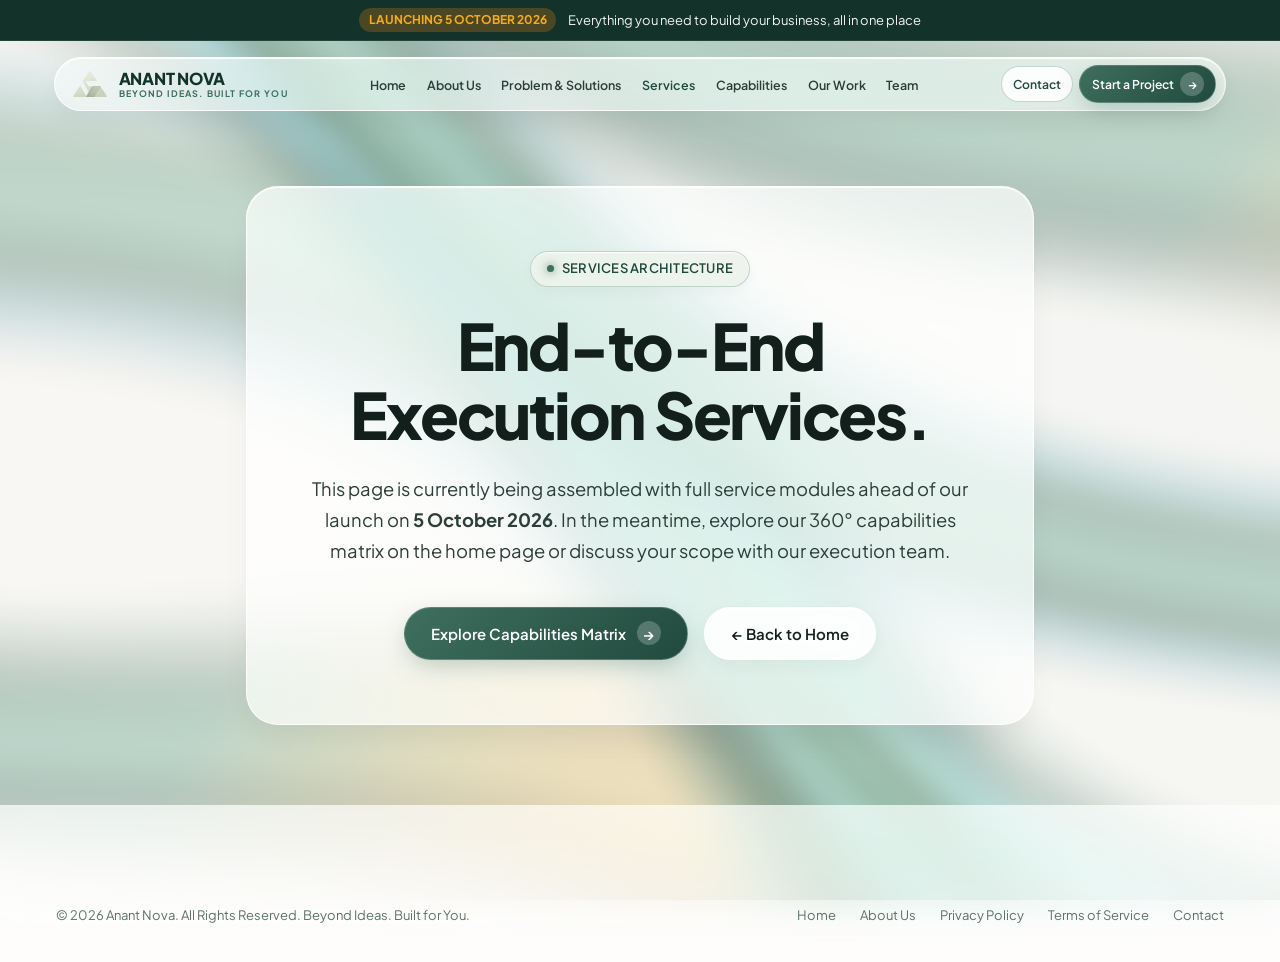
<file: services.html>
<!DOCTYPE html>
<html lang="en">

<head>
  <meta charset="UTF-8">
  <meta name="viewport" content="width=device-width, initial-scale=1.0">
  <title>Services — Anant Nova | Business &amp; Technology Execution</title>
  <meta name="description"
    content="Explore Anant Nova's comprehensive service offerings: tech development, generative AI, branding, marketing, legal setup, and elite managed networks.">
  <link rel="icon" type="image/svg+xml" href="logo/favicon.svg">
  <link rel="stylesheet" href="assets/css/style.css?v=4.4">
</head>

<body>
  <!-- Master Ambient Generative 3D Light Fluid WebGL Canvas -->
  <div class="global-canvas-wrapper" aria-hidden="true">
    <canvas id="ambient-canvas"></canvas>
    <div class="global-canvas-overlay"></div>
  </div>

  <!-- Top Notice Bar -->
  <div class="top-notice-bar">
    <span class="pulse-pill">LAUNCHING 5 OCTOBER 2026</span>
    <span>Everything you need to build your business, all in one place</span>
  </div>

  <!-- Master Floating Header (Glassmorphic Capsule) -->
  <header class="site-header" id="header">
    <div class="container">
      <nav class="nav-container" aria-label="Main Navigation">
        <a href="index.html" class="brand-logo" title="Anant Nova Home">
          <img src="logo/favicon.svg" alt="Anant Nova Primary Logo" class="logo-img" width="38" height="38">
          <div class="brand-name">
            <span>ANANT NOVA</span>
            <span class="brand-tagline">Beyond Ideas. Built for You</span>
          </div>
        </a>

        <ul class="nav-links">
          <li><a href="index.html#hero" class="nav-link">Home</a></li>
          <li><a href="about.html" class="nav-link">About Us</a></li>
          <li><a href="index.html#problem" class="nav-link">Problem &amp; Solutions</a></li>
          <li><a href="services.html" class="nav-link" style="color: var(--accent-sage-dark);">Services</a></li>
          <li><a href="index.html#capabilities" class="nav-link">Capabilities</a></li>
          <li><a href="our-work.html" class="nav-link">Our Work</a></li>
          <li><a href="team.html" class="nav-link">Team</a></li>
        </ul>

        <div class="nav-actions">
          <a href="contact.html" class="nav-contact-btn">Contact</a>
          <button class="btn btn-primary open-inquiry-modal" data-topic="General Ecosystem Consultation">
            <span>Start a Project</span>
            <div class="btn-icon-circle">→</div>
          </button>
          <button class="mobile-menu-btn" aria-label="Toggle Navigation Menu" aria-expanded="false"
            id="mobile-toggle-btn">
            <span class="hamburger-bar"></span>
            <span class="hamburger-bar"></span>
            <span class="hamburger-bar"></span>
          </button>
        </div>
      </nav>
    </div>
  </header>

  <!-- Mobile Navigation Backdrop Overlay & Drawer -->
  <div class="mobile-nav-overlay" id="mobile-overlay" aria-hidden="true"></div>
  <aside class="mobile-nav-drawer" id="mobile-drawer" aria-hidden="true">
    <div class="mobile-drawer-header">
      <div class="brand-logo">
        <img src="logo/favicon.svg" alt="Anant Nova Logo" class="logo-img" width="34" height="34">
        <div class="brand-name">
          <span>ANANT NOVA</span>
          <span class="brand-tagline">Beyond Ideas. Built for You</span>
        </div>
      </div>
      <button class="mobile-drawer-close" id="mobile-drawer-close" aria-label="Close navigation menu">✕</button>
    </div>
    <ul class="mobile-nav-links">
      <li><a href="index.html#hero"><span>Home</span> <span class="arr">→</span></a></li>
      <li><a href="about.html"><span>About Us</span> <span class="arr">→</span></a></li>
      <li><a href="index.html#problem"><span>Problem &amp; Solutions</span> <span class="arr">→</span></a></li>
      <li><a href="services.html"><span>Services</span> <span class="arr">→</span></a></li>
      <li><a href="index.html#capabilities"><span>Capabilities</span> <span class="arr">→</span></a></li>
      <li><a href="our-work.html"><span>Our Work</span> <span class="arr">→</span></a></li>
      <li><a href="team.html"><span>Team</span> <span class="arr">→</span></a></li>
      <li><a href="contact.html"><span>Contact</span> <span class="arr">→</span></a></li>
    </ul>
    <div class="mobile-drawer-footer">
      <button class="btn btn-primary open-inquiry-modal" style="width: 100%; justify-content: center;"
        data-topic="Mobile Menu Consultation">
        <span>Start a Project</span>
        <div class="btn-icon-circle">→</div>
      </button>
      <div class="mobile-drawer-status">
        <span class="status-dot"></span>
        <span>LAUNCHING 5 OCTOBER 2026</span>
      </div>
    </div>
  </aside>

  <!-- Main Placeholder Hero -->
  <main class="subpage-hero">
    <div class="container" style="max-width: 860px; text-align: center; position: relative; z-index: 10;">
      <div class="glass-panel subpage-card">
        <div class="pill-badge sage" style="margin-bottom: 1.5rem;">
          <span class="dot"></span>
          <span>SERVICES ARCHITECTURE</span>
        </div>
        <h1 class="heading-xl" style="margin-bottom: 1.5rem; color: var(--text-primary);">
          End-to-End Execution Services.
        </h1>
        <p class="subpage-desc">
          This page is currently being assembled with full service modules ahead of our launch on <strong>5 October
            2026</strong>. In the meantime, explore our 360° capabilities matrix on the home page or discuss your scope
          with our execution team.
        </p>
        <div class="subpage-actions">
          <a href="index.html#capabilities" class="btn btn-primary">
            <span>Explore Capabilities Matrix</span>
            <div class="btn-icon-circle">→</div>
          </a>
          <a href="index.html" class="btn btn-glass">
            <span>← Back to Home</span>
          </a>
        </div>
      </div>
    </div>
  </main>

  <!-- Footer -->
  <footer class="site-footer">
    <div class="container">
      <div class="footer-bottom-row" style="border-top: none;">
        <div>&copy; 2026 Anant Nova. All Rights Reserved. Beyond Ideas. Built for You.</div>
        <div style="display: flex; gap: 1.5rem; flex-wrap: wrap;">
          <a href="index.html">Home</a>
          <a href="about.html">About Us</a>
          <a href="privacy-policy.html">Privacy Policy</a>
          <a href="terms-conditions.html">Terms of Service</a>
          <a href="contact.html">Contact</a>
        </div>
      </div>
    </div>
  </footer>

  <script src="assets/js/hero-shader.js?v=4.0"></script>
  <script src="assets/js/main.js?v=4.3"></script>
</body>

</html>
</file>
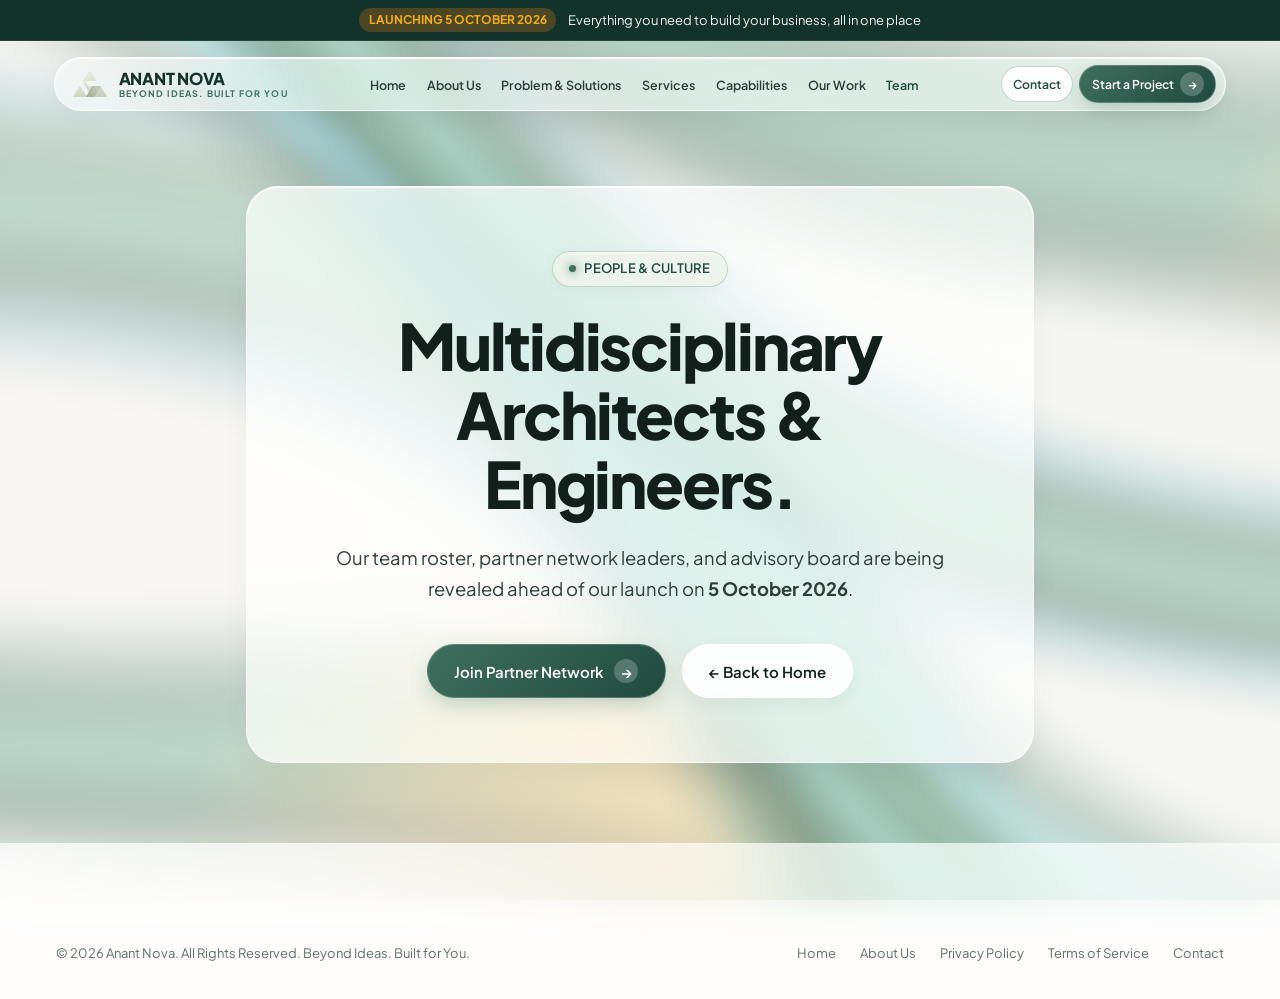
<file: team.html>
<!DOCTYPE html>
<html lang="en">

<head>
  <meta charset="UTF-8">
  <meta name="viewport" content="width=device-width, initial-scale=1.0">
  <title>Team — Anant Nova | Core Architects &amp; Leadership</title>
  <meta name="description"
    content="Meet the multidisciplinary engineers, brand strategists, and business architects behind Anant Nova.">
  <link rel="icon" type="image/svg+xml" href="logo/favicon.svg">
  <link rel="stylesheet" href="assets/css/style.css?v=4.4">
</head>

<body>
  <!-- Master Ambient Generative 3D Light Fluid WebGL Canvas -->
  <div class="global-canvas-wrapper" aria-hidden="true">
    <canvas id="ambient-canvas"></canvas>
    <div class="global-canvas-overlay"></div>
  </div>

  <!-- Top Notice Bar -->
  <div class="top-notice-bar">
    <span class="pulse-pill">LAUNCHING 5 OCTOBER 2026</span>
    <span>Everything you need to build your business, all in one place</span>
  </div>

  <!-- Master Floating Header (Glassmorphic Capsule) -->
  <header class="site-header" id="header">
    <div class="container">
      <nav class="nav-container" aria-label="Main Navigation">
        <a href="index.html" class="brand-logo" title="Anant Nova Home">
          <img src="logo/favicon.svg" alt="Anant Nova Primary Logo" class="logo-img" width="38" height="38">
          <div class="brand-name">
            <span>ANANT NOVA</span>
            <span class="brand-tagline">Beyond Ideas. Built for You</span>
          </div>
        </a>

        <ul class="nav-links">
          <li><a href="index.html#hero" class="nav-link">Home</a></li>
          <li><a href="about.html" class="nav-link">About Us</a></li>
          <li><a href="index.html#problem" class="nav-link">Problem &amp; Solutions</a></li>
          <li><a href="services.html" class="nav-link">Services</a></li>
          <li><a href="index.html#capabilities" class="nav-link">Capabilities</a></li>
          <li><a href="our-work.html" class="nav-link">Our Work</a></li>
          <li><a href="team.html" class="nav-link" style="color: var(--accent-sage-dark);">Team</a></li>
        </ul>

        <div class="nav-actions">
          <a href="contact.html" class="nav-contact-btn">Contact</a>
          <button class="btn btn-primary open-inquiry-modal" data-topic="General Ecosystem Consultation">
            <span>Start a Project</span>
            <div class="btn-icon-circle">→</div>
          </button>
          <button class="mobile-menu-btn" aria-label="Toggle Navigation Menu" aria-expanded="false"
            id="mobile-toggle-btn">
            <span class="hamburger-bar"></span>
            <span class="hamburger-bar"></span>
            <span class="hamburger-bar"></span>
          </button>
        </div>
      </nav>
    </div>
  </header>

  <!-- Mobile Navigation Backdrop Overlay & Drawer -->
  <div class="mobile-nav-overlay" id="mobile-overlay" aria-hidden="true"></div>
  <aside class="mobile-nav-drawer" id="mobile-drawer" aria-hidden="true">
    <div class="mobile-drawer-header">
      <div class="brand-logo">
        <img src="logo/favicon.svg" alt="Anant Nova Logo" class="logo-img" width="34" height="34">
        <div class="brand-name">
          <span>ANANT NOVA</span>
          <span class="brand-tagline">Beyond Ideas. Built for You</span>
        </div>
      </div>
      <button class="mobile-drawer-close" id="mobile-drawer-close" aria-label="Close navigation menu">✕</button>
    </div>
    <ul class="mobile-nav-links">
      <li><a href="index.html#hero"><span>Home</span> <span class="arr">→</span></a></li>
      <li><a href="about.html"><span>About Us</span> <span class="arr">→</span></a></li>
      <li><a href="index.html#problem"><span>Problem &amp; Solutions</span> <span class="arr">→</span></a></li>
      <li><a href="services.html"><span>Services</span> <span class="arr">→</span></a></li>
      <li><a href="index.html#capabilities"><span>Capabilities</span> <span class="arr">→</span></a></li>
      <li><a href="our-work.html"><span>Our Work</span> <span class="arr">→</span></a></li>
      <li><a href="team.html"><span>Team</span> <span class="arr">→</span></a></li>
      <li><a href="contact.html"><span>Contact</span> <span class="arr">→</span></a></li>
    </ul>
    <div class="mobile-drawer-footer">
      <button class="btn btn-primary open-inquiry-modal" style="width: 100%; justify-content: center;"
        data-topic="Mobile Menu Consultation">
        <span>Start a Project</span>
        <div class="btn-icon-circle">→</div>
      </button>
      <div class="mobile-drawer-status">
        <span class="status-dot"></span>
        <span>LAUNCHING 5 OCTOBER 2026</span>
      </div>
    </div>
  </aside>

  <!-- Main Placeholder Hero -->
  <main class="subpage-hero">
    <div class="container" style="max-width: 860px; text-align: center; position: relative; z-index: 10;">
      <div class="glass-panel subpage-card">
        <div class="pill-badge sage" style="margin-bottom: 1.5rem;">
          <span class="dot"></span>
          <span>PEOPLE &amp; CULTURE</span>
        </div>
        <h1 class="heading-xl" style="margin-bottom: 1.5rem; color: var(--text-primary);">
          Multidisciplinary Architects &amp; Engineers.
        </h1>
        <p class="subpage-desc">
          Our team roster, partner network leaders, and advisory board are being revealed ahead of our launch on
          <strong>5 October 2026</strong>.
        </p>
        <div class="subpage-actions">
          <button class="btn btn-primary open-inquiry-modal" data-topic="Join Partner Network / Careers">
            <span>Join Partner Network</span>
            <div class="btn-icon-circle">→</div>
          </button>
          <a href="index.html" class="btn btn-glass">
            <span>← Back to Home</span>
          </a>
        </div>
      </div>
    </div>
  </main>

  <!-- Footer -->
  <footer class="site-footer">
    <div class="container">
      <div class="footer-bottom-row" style="border-top: none;">
        <div>&copy; 2026 Anant Nova. All Rights Reserved. Beyond Ideas. Built for You.</div>
        <div style="display: flex; gap: 1.5rem; flex-wrap: wrap;">
          <a href="index.html">Home</a>
          <a href="about.html">About Us</a>
          <a href="privacy-policy.html">Privacy Policy</a>
          <a href="terms-conditions.html">Terms of Service</a>
          <a href="contact.html">Contact</a>
        </div>
      </div>
    </div>
  </footer>

  <script src="assets/js/hero-shader.js?v=4.0"></script>
  <script src="assets/js/main.js?v=4.3"></script>
</body>

</html>
</file>
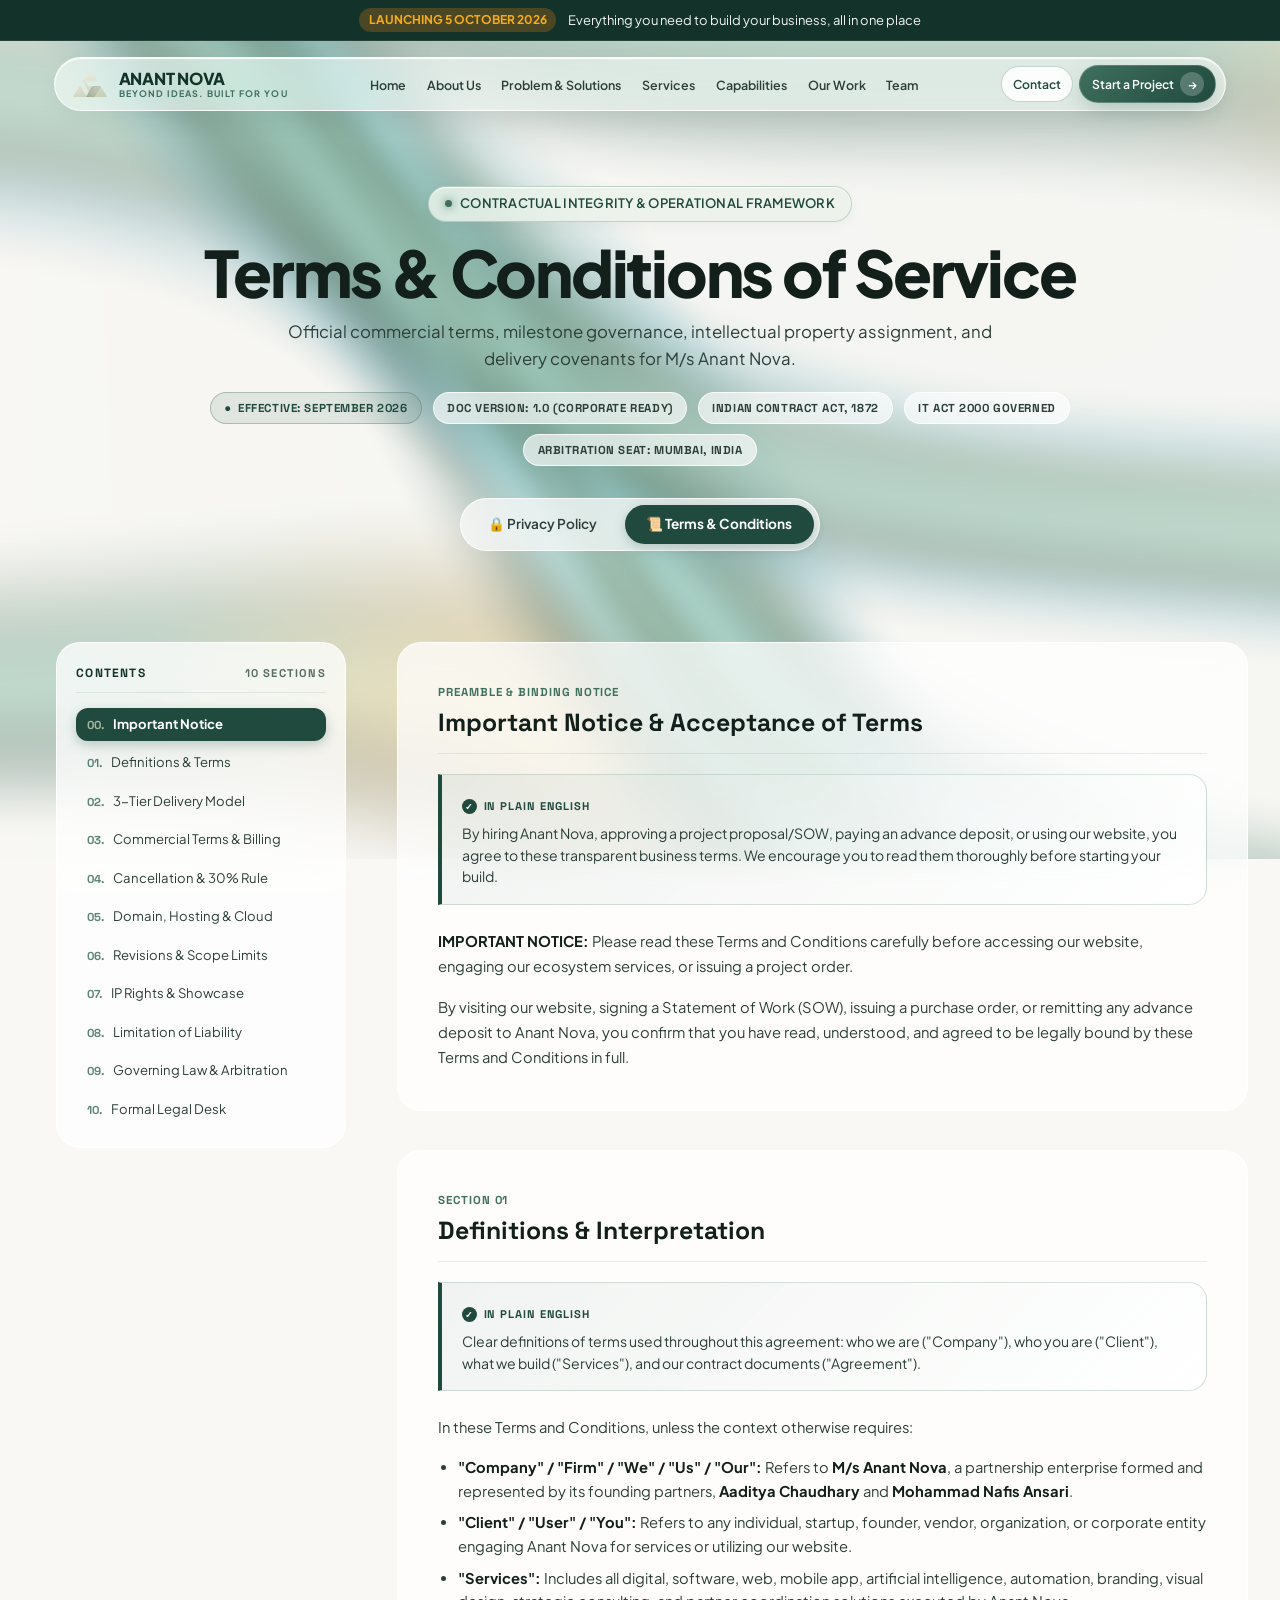
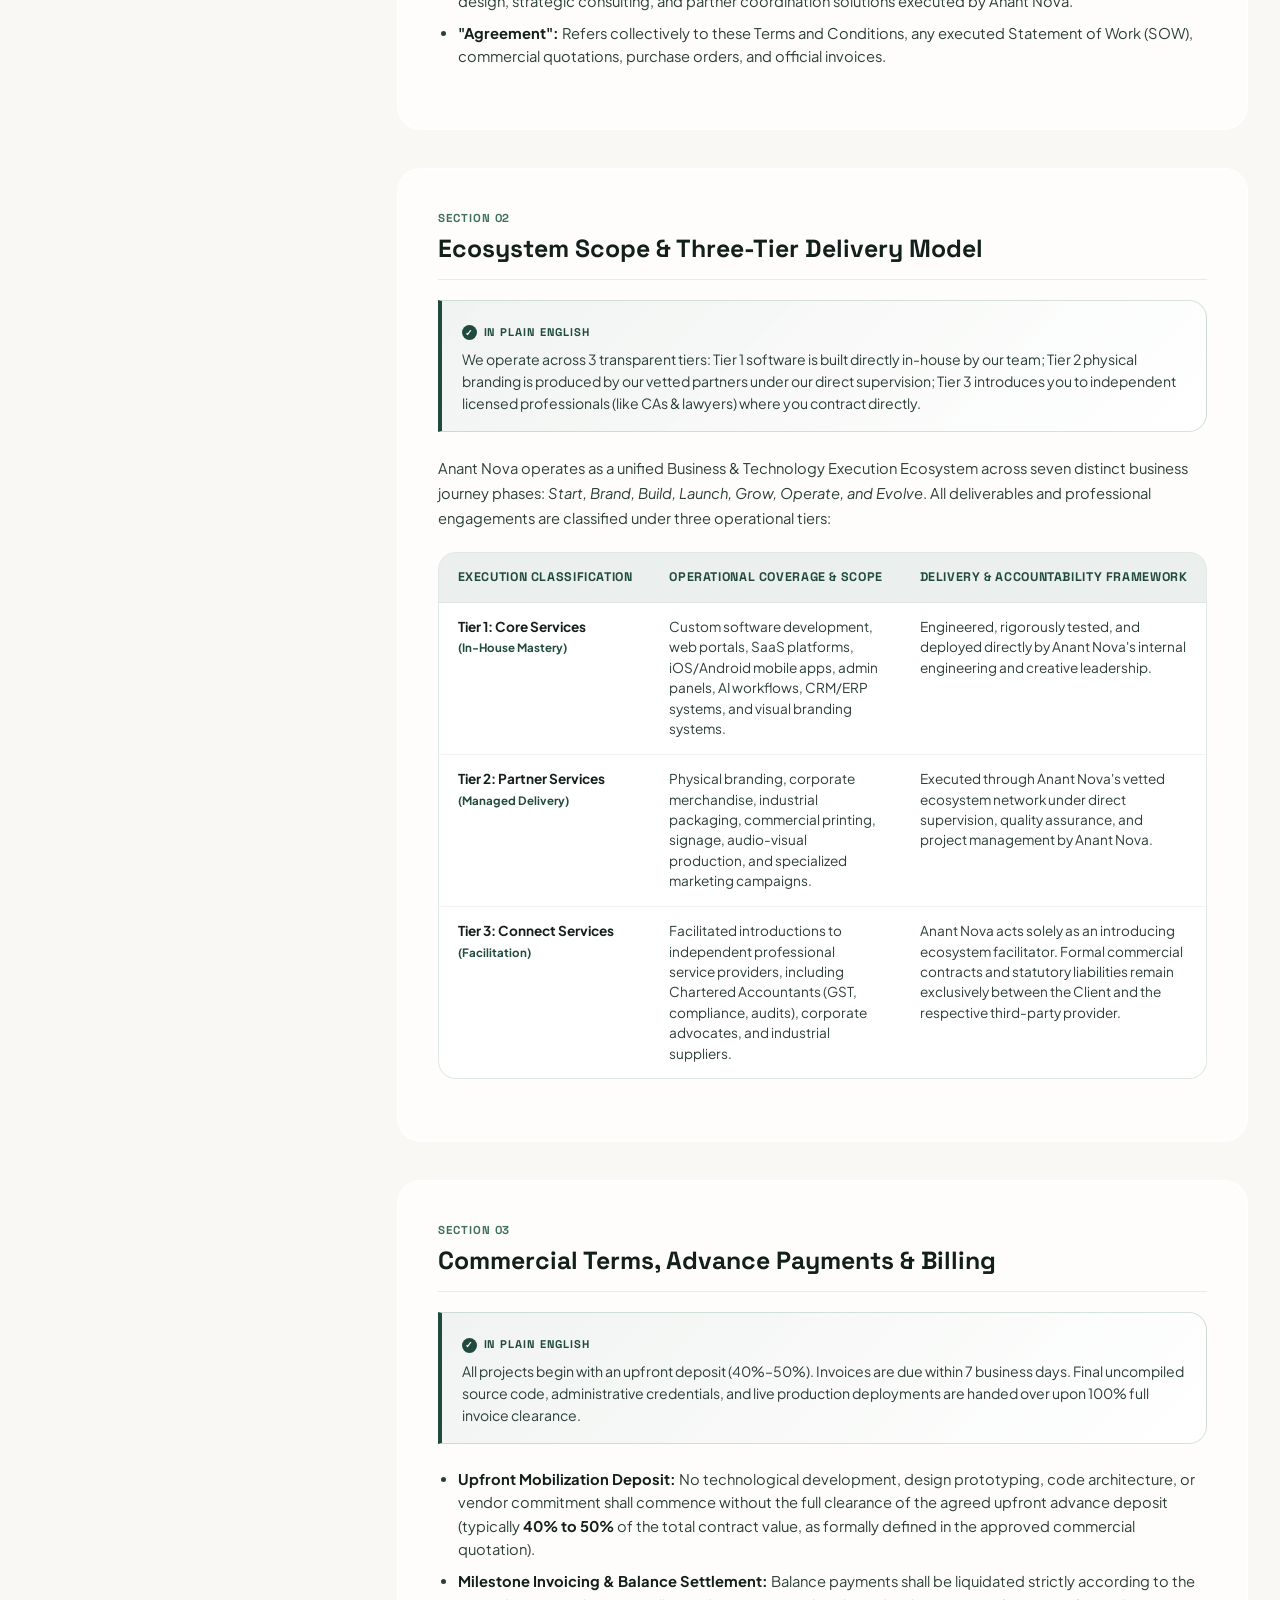
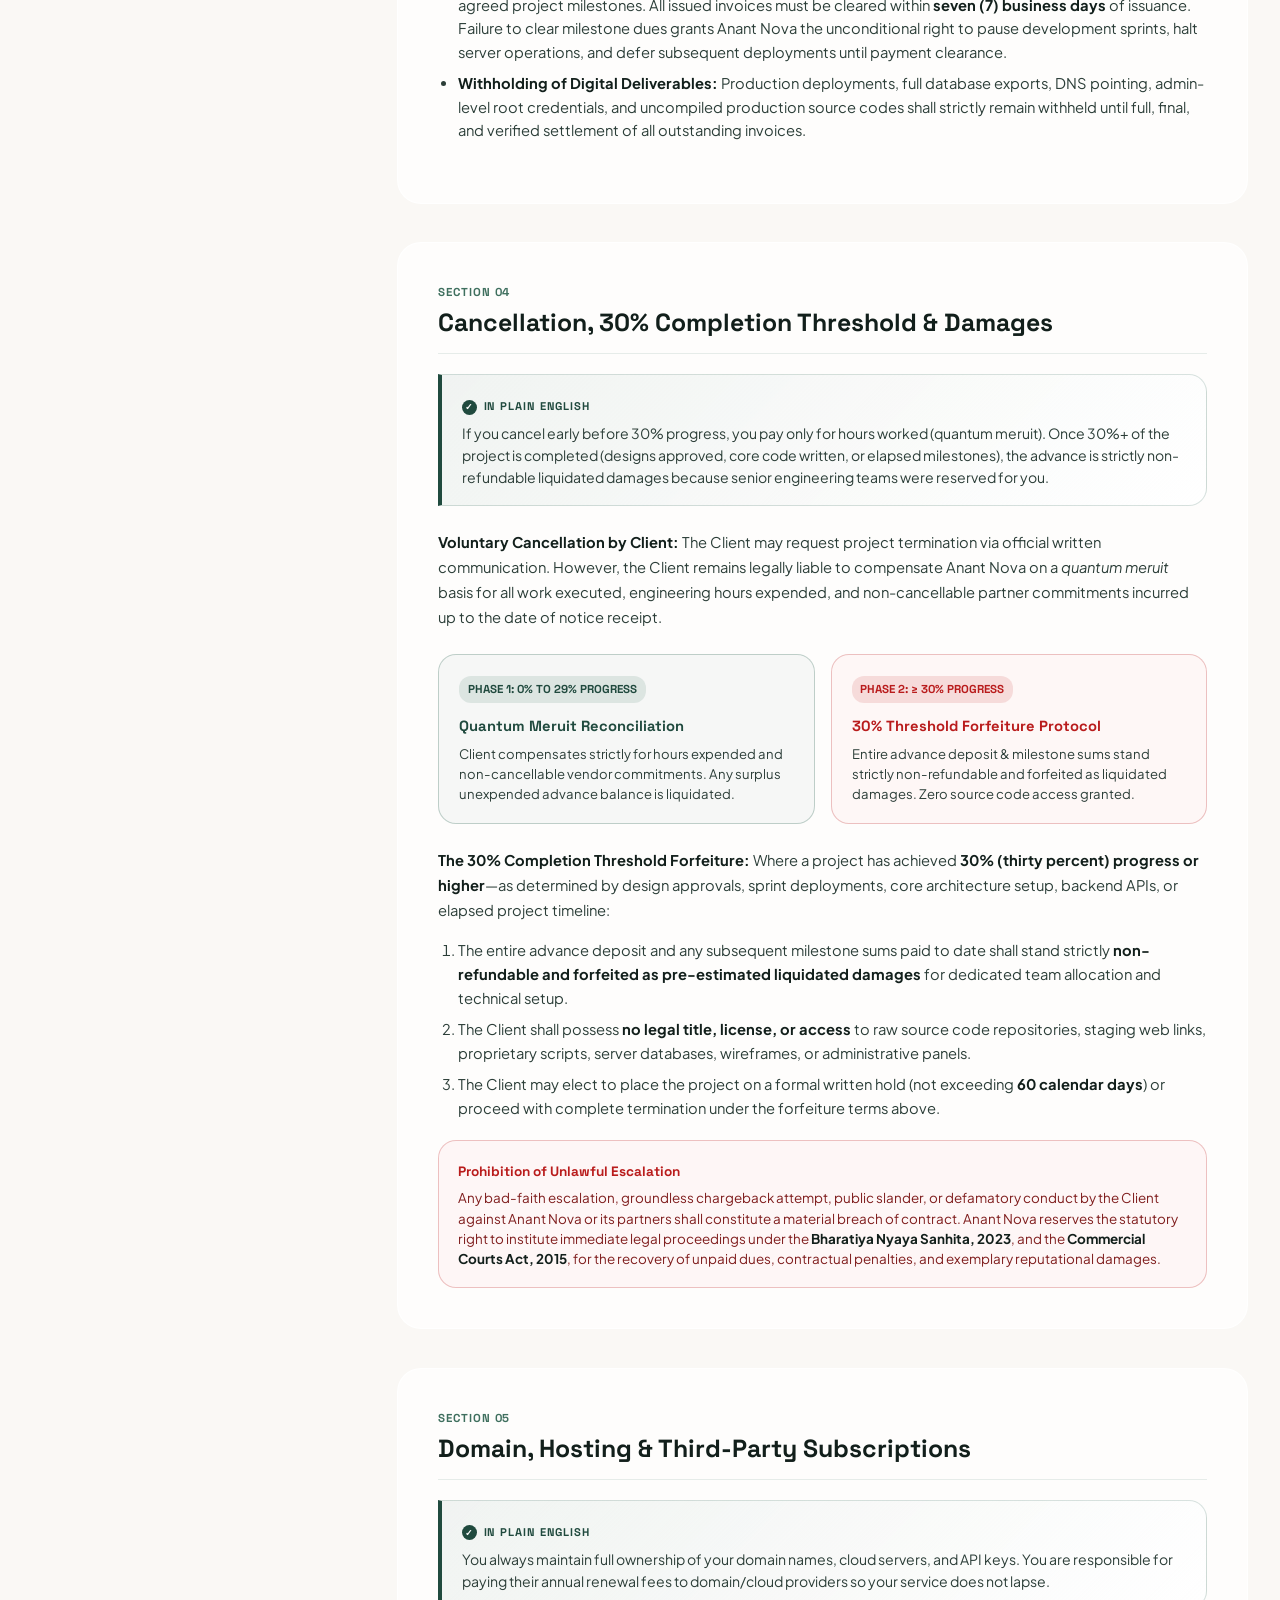
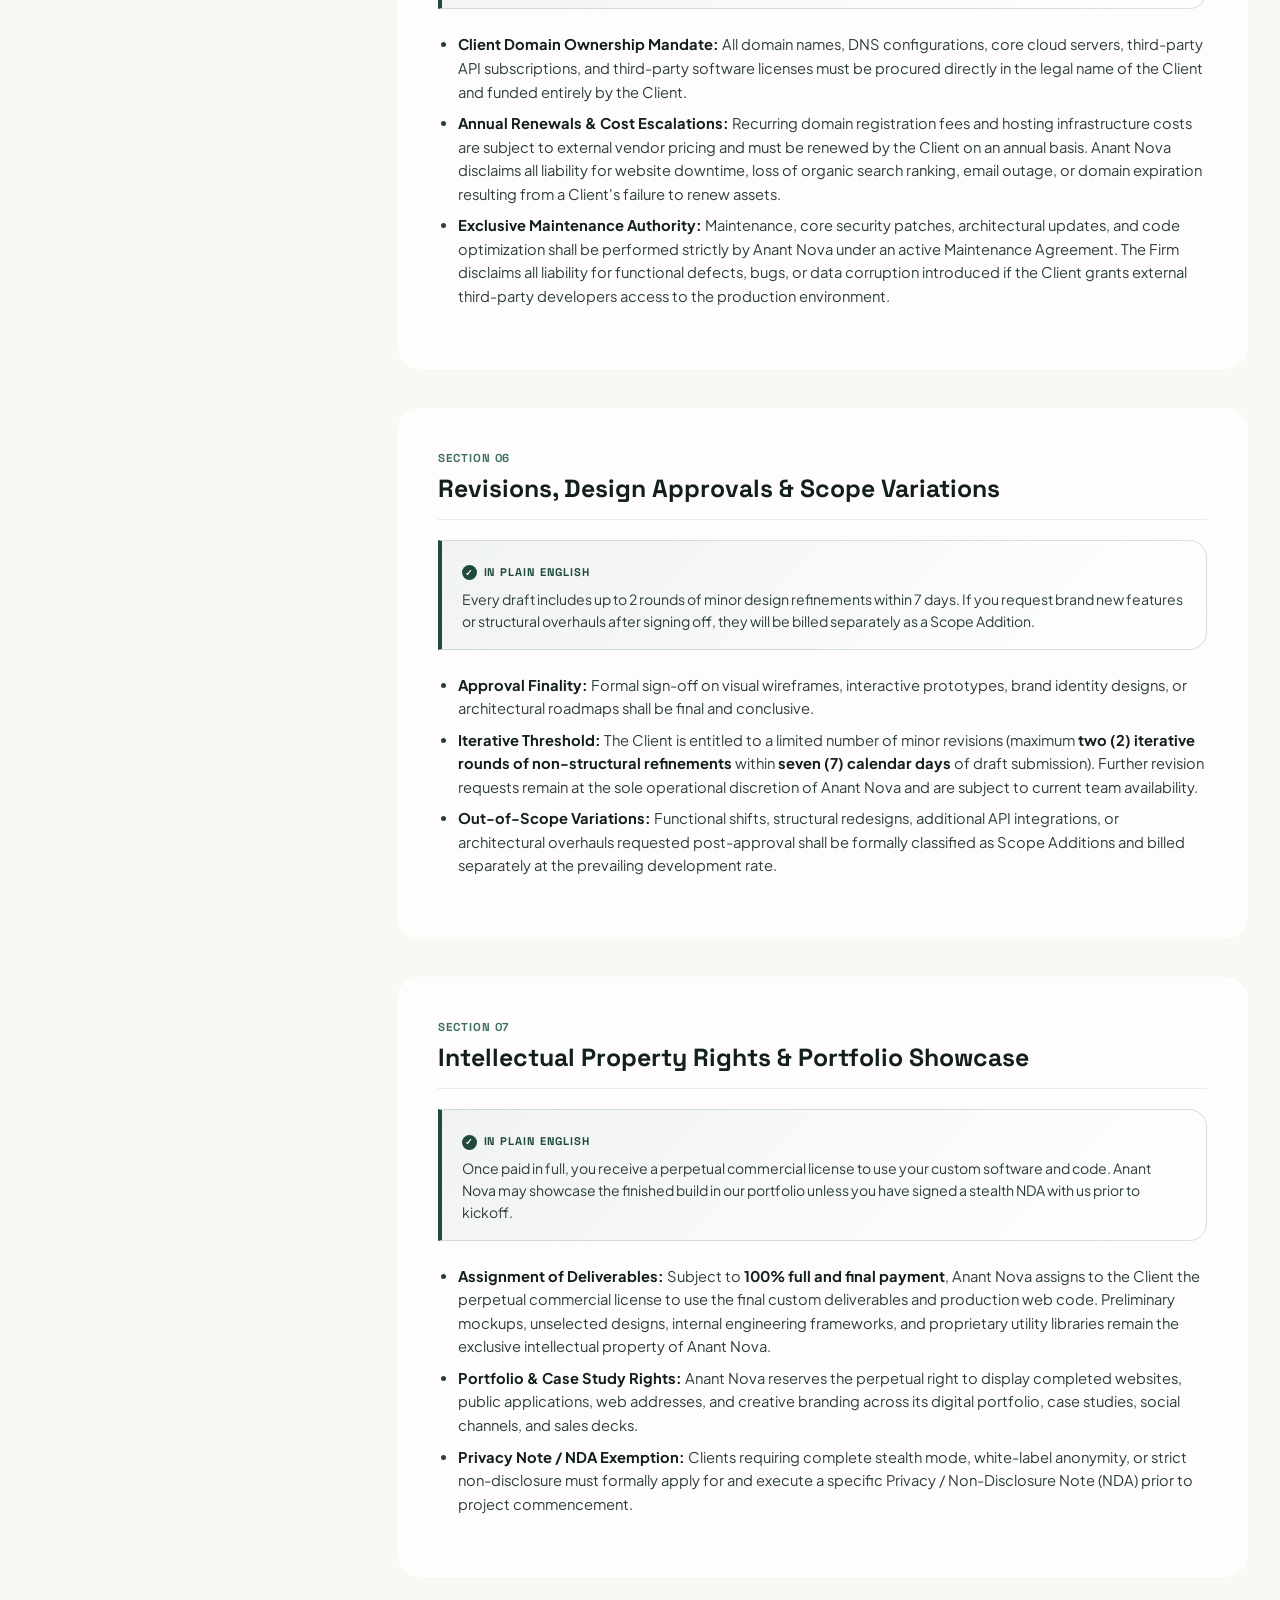
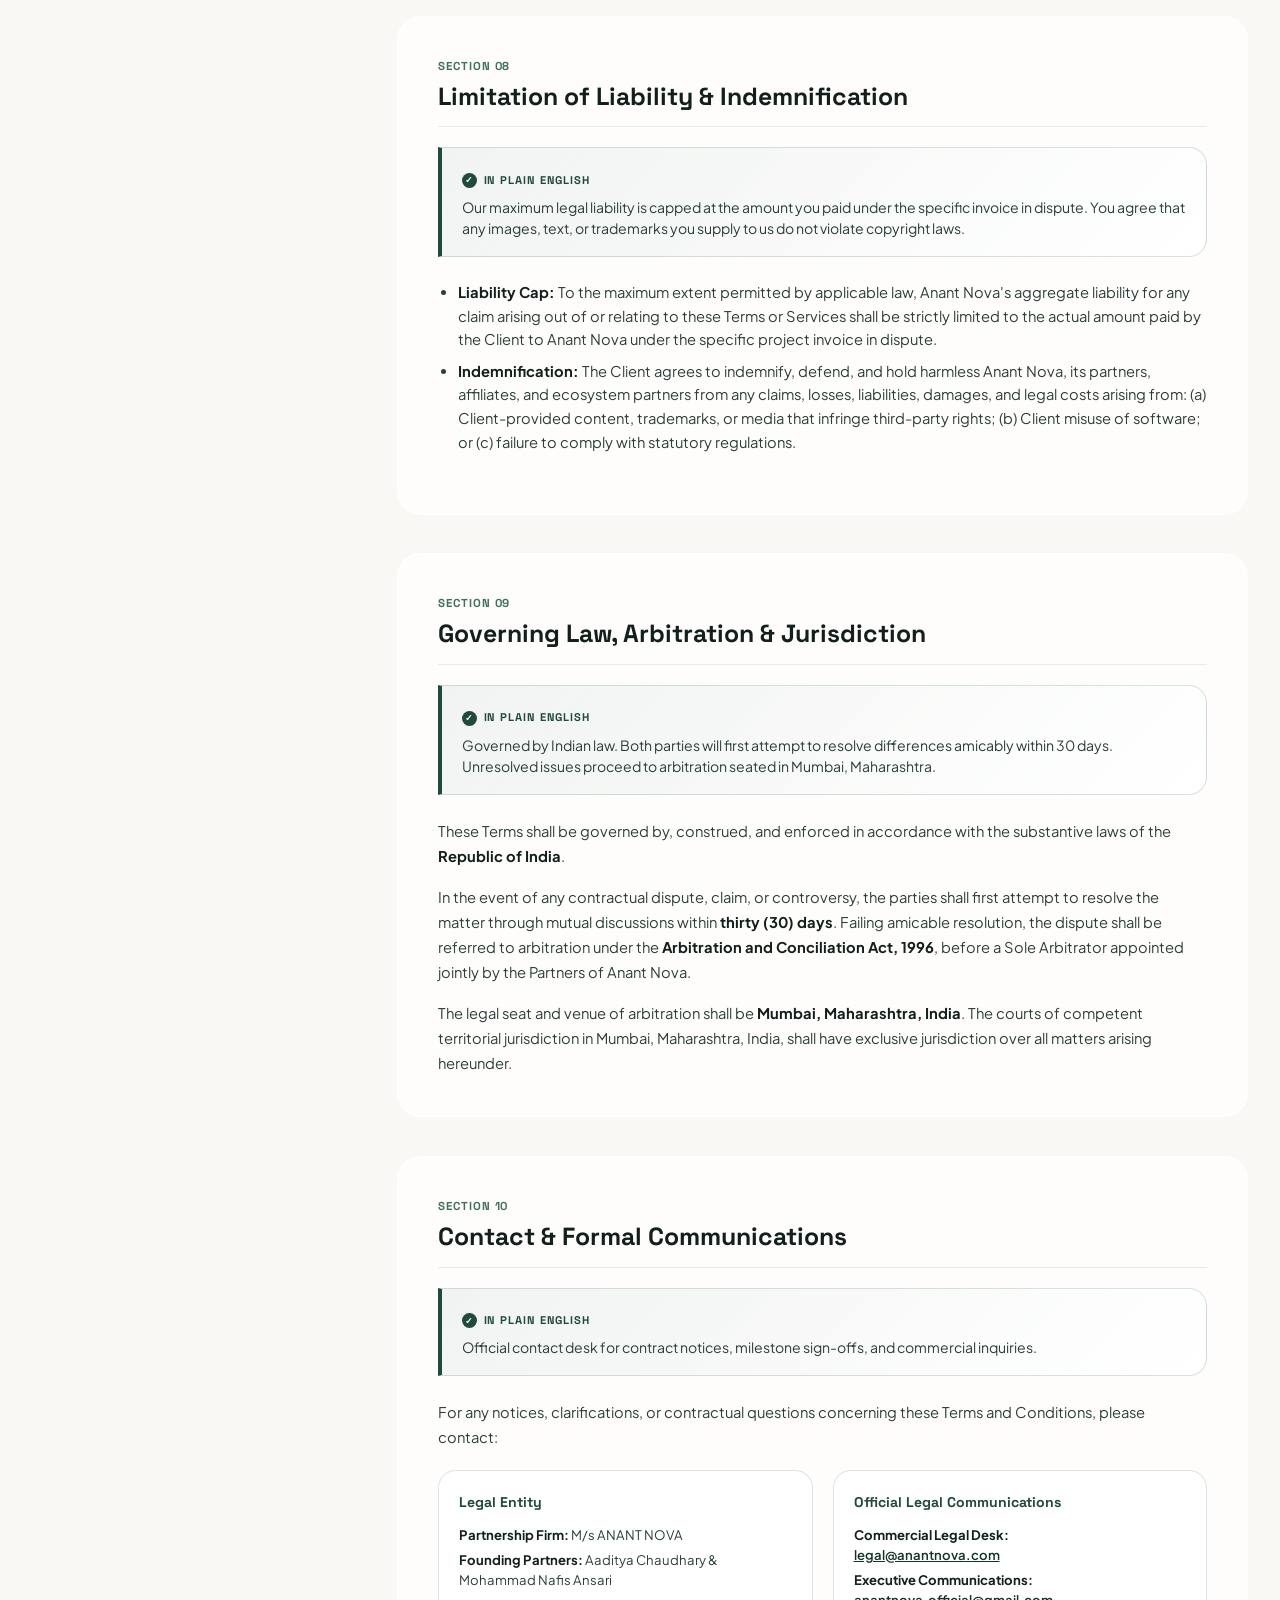
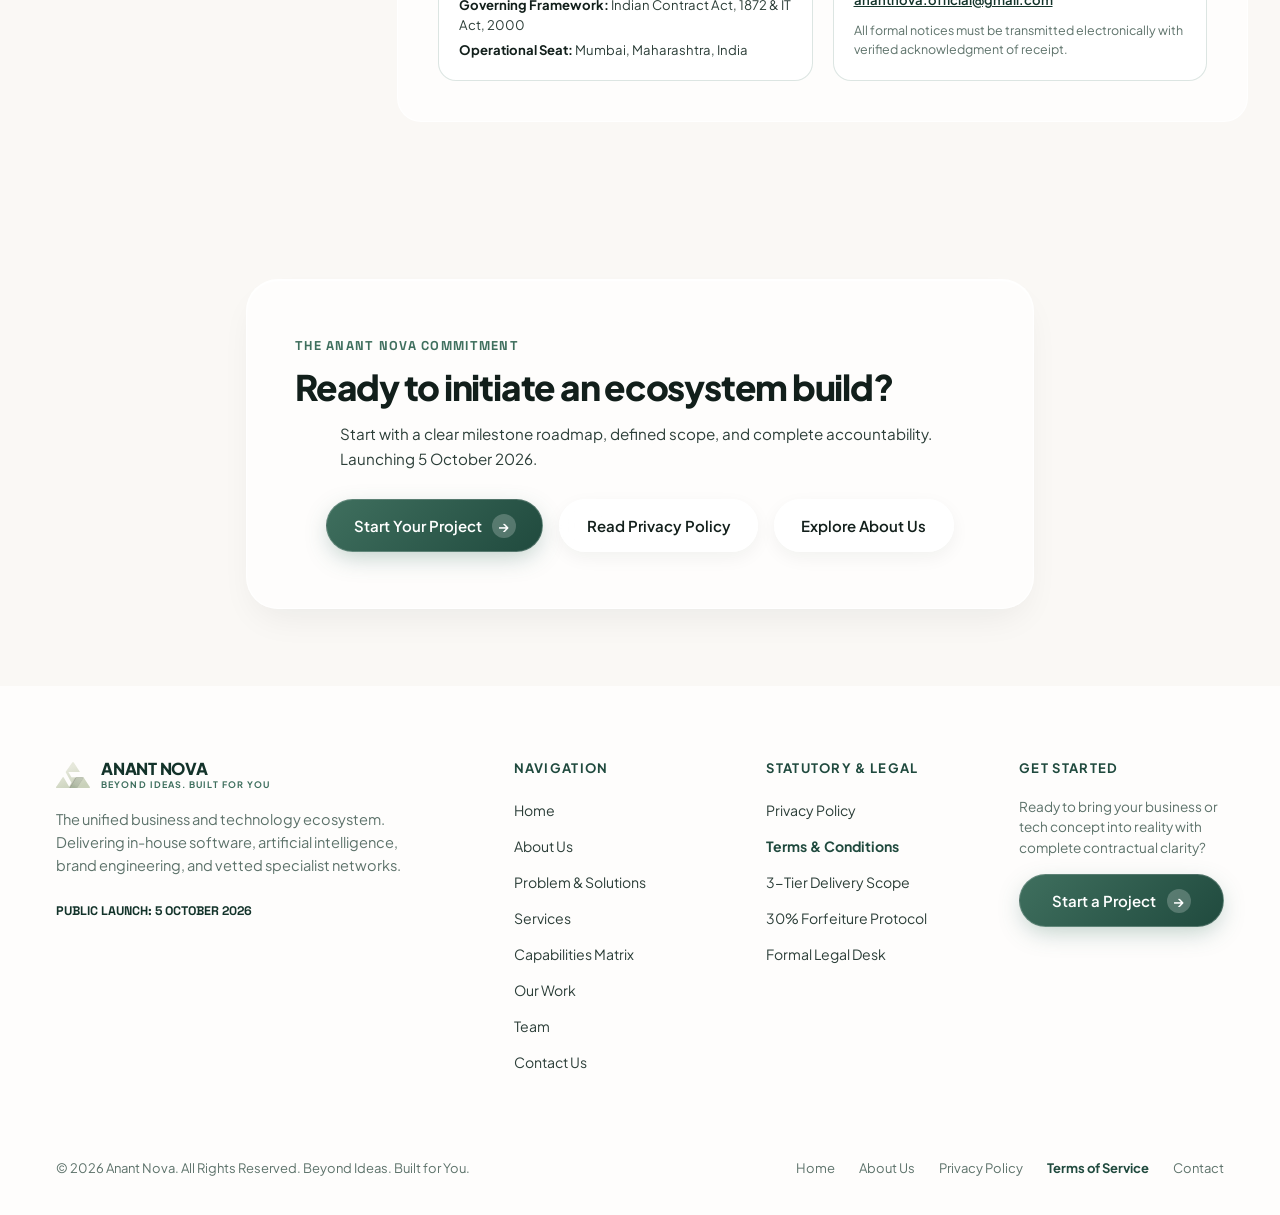
<file: terms-conditions.html>
<!DOCTYPE html>
<html lang="en">

<head>
  <meta charset="UTF-8">
  <meta name="viewport" content="width=device-width, initial-scale=1.0">
  <title>Terms &amp; Conditions of Service — Anant Nova | Business &amp; Technology Execution Ecosystem</title>
  <meta name="description"
    content="Official Terms &amp; Conditions of Service of Anant Nova. Governed under the Indian Contract Act 1872 and Information Technology Act 2000. Three-tier delivery model, commercial milestone policies, and 30% completion threshold forfeiture protocol.">
  <link rel="icon" type="image/svg+xml" href="logo/favicon.svg">
  <link rel="stylesheet" href="assets/css/style.css?v=4.7">
</head>

<body>
  <!-- Master Ambient Generative 3D Light Fluid WebGL Canvas -->
  <div class="global-canvas-wrapper" aria-hidden="true">
    <canvas id="ambient-canvas"></canvas>
    <div class="global-canvas-overlay"></div>
  </div>

  <!-- Top Notice Bar -->
  <div class="top-notice-bar">
    <span class="pulse-pill">LAUNCHING 5 OCTOBER 2026</span>
    <span>Everything you need to build your business, all in one place</span>
  </div>

  <!-- Master Floating Header (Glassmorphic Capsule) -->
  <header class="site-header" id="header">
    <div class="container">
      <nav class="nav-container" aria-label="Main Navigation">
        <a href="index.html" class="brand-logo" title="Anant Nova Home">
          <img src="logo/favicon.svg" alt="Anant Nova Primary Logo" class="logo-img" width="38" height="38">
          <div class="brand-name">
            <span>ANANT NOVA</span>
            <span class="brand-tagline">Beyond Ideas. Built for You</span>
          </div>
        </a>

        <ul class="nav-links">
          <li><a href="index.html#hero" class="nav-link">Home</a></li>
          <li><a href="about.html" class="nav-link">About Us</a></li>
          <li><a href="index.html#problem" class="nav-link">Problem &amp; Solutions</a></li>
          <li><a href="services.html" class="nav-link">Services</a></li>
          <li><a href="index.html#capabilities" class="nav-link">Capabilities</a></li>
          <li><a href="our-work.html" class="nav-link">Our Work</a></li>
          <li><a href="team.html" class="nav-link">Team</a></li>
        </ul>

        <div class="nav-actions">
          <a href="contact.html" class="nav-contact-btn">Contact</a>
          <button class="btn btn-primary open-inquiry-modal" data-topic="Terms &amp; Conditions Inquiry">
            <span>Start a Project</span>
            <div class="btn-icon-circle">→</div>
          </button>
          <button class="mobile-menu-btn" aria-label="Toggle Navigation Menu" aria-expanded="false"
            id="mobile-toggle-btn">
            <span class="hamburger-bar"></span>
            <span class="hamburger-bar"></span>
            <span class="hamburger-bar"></span>
          </button>
        </div>
      </nav>
    </div>
  </header>

  <!-- Mobile Navigation Drawer -->
  <div class="mobile-nav-overlay" id="mobile-overlay" aria-hidden="true"></div>
  <aside class="mobile-nav-drawer" id="mobile-drawer" aria-hidden="true">
    <div class="mobile-drawer-header">
      <div class="brand-logo">
        <img src="logo/favicon.svg" alt="Anant Nova Logo" class="logo-img" width="34" height="34">
        <div class="brand-name">
          <span>ANANT NOVA</span>
          <span class="brand-tagline">Beyond Ideas. Built for You</span>
        </div>
      </div>
      <button class="mobile-drawer-close" id="mobile-drawer-close" aria-label="Close navigation menu">✕</button>
    </div>
    <ul class="mobile-nav-links">
      <li><a href="index.html#hero"><span>Home</span> <span class="arr">→</span></a></li>
      <li><a href="about.html"><span>About Us</span> <span class="arr">→</span></a></li>
      <li><a href="index.html#problem"><span>Problem &amp; Solutions</span> <span class="arr">→</span></a></li>
      <li><a href="services.html"><span>Services</span> <span class="arr">→</span></a></li>
      <li><a href="index.html#capabilities"><span>Capabilities</span> <span class="arr">→</span></a></li>
      <li><a href="our-work.html"><span>Our Work</span> <span class="arr">→</span></a></li>
      <li><a href="team.html"><span>Team</span> <span class="arr">→</span></a></li>
      <li><a href="contact.html"><span>Contact</span> <span class="arr">→</span></a></li>
    </ul>
    <div class="mobile-drawer-footer">
      <button class="btn btn-primary open-inquiry-modal" style="width: 100%; justify-content: center;"
        data-topic="Mobile Menu Consultation">
        <span>Start a Project</span>
        <div class="btn-icon-circle">→</div>
      </button>
      <div class="mobile-drawer-status">
        <span class="status-dot"></span>
        <span>LAUNCHING 5 OCTOBER 2026</span>
      </div>
    </div>
  </aside>

  <!-- Main Content Wrapper -->
  <main>
    <!-- Hero Section -->
    <section class="legal-hero">
      <div class="container" style="max-width: 960px;">
        <div class="hero-badge-wrap">
          <div class="pill-badge sage">
            <span class="dot"></span>
            <span>CONTRACTUAL INTEGRITY &amp; OPERATIONAL FRAMEWORK</span>
          </div>
        </div>
        <h1 class="heading-xl" style="margin-top: 0.5rem; margin-bottom: 0.75rem;">
          Terms &amp; Conditions of Service
        </h1>
        <p
          style="font-size: 1.05rem; color: var(--text-secondary); max-width: 720px; margin: 0 auto; line-height: 1.6;">
          Official commercial terms, milestone governance, intellectual property assignment, and delivery covenants for
          M/s Anant Nova.
        </p>

        <!-- Document Metadata Chips -->
        <div class="legal-meta-chips">
          <div class="legal-chip active-chip">
            <span>●</span>
            <span>Effective: September 2026</span>
          </div>
          <div class="legal-chip">
            <span>Doc Version: 1.0 (Corporate Ready)</span>
          </div>
          <div class="legal-chip">
            <span>Indian Contract Act, 1872</span>
          </div>
          <div class="legal-chip">
            <span>IT Act 2000 Governed</span>
          </div>
          <div class="legal-chip">
            <span>Arbitration Seat: Mumbai, India</span>
          </div>
        </div>

        <!-- Document Switcher Pill Bar -->
        <div class="legal-switcher-wrap">
          <nav class="legal-switcher" aria-label="Legal Documents Switcher">
            <a href="privacy-policy.html" class="legal-switcher-tab">
              <span>🔒 Privacy Policy</span>
            </a>
            <a href="terms-conditions.html" class="legal-switcher-tab active">
              <span>📜 Terms &amp; Conditions</span>
            </a>
          </nav>
        </div>
      </div>
    </section>

    <!-- Document Content Grid -->
    <section class="section-py" style="padding-top: 0;">
      <div class="container legal-layout">

        <!-- Sticky Table of Contents Sidebar -->
        <aside class="legal-toc-aside" aria-label="Table of Contents">
          <div class="legal-toc-header">
            <span>Contents</span>
            <span style="font-size: 0.7rem; opacity: 0.7;">10 SECTIONS</span>
          </div>
          <ul class="legal-toc-list" id="legal-toc-list">
            <li><a href="#important-notice" class="legal-toc-link"><span class="toc-num">00.</span> Important Notice</a>
            </li>
            <li><a href="#section-1" class="legal-toc-link"><span class="toc-num">01.</span> Definitions &amp; Terms</a>
            </li>
            <li><a href="#section-2" class="legal-toc-link"><span class="toc-num">02.</span> 3-Tier Delivery Model</a>
            </li>
            <li><a href="#section-3" class="legal-toc-link"><span class="toc-num">03.</span> Commercial Terms &amp;
                Billing</a></li>
            <li><a href="#section-4" class="legal-toc-link"><span class="toc-num">04.</span> Cancellation &amp; 30%
                Rule</a></li>
            <li><a href="#section-5" class="legal-toc-link"><span class="toc-num">05.</span> Domain, Hosting &amp;
                Cloud</a></li>
            <li><a href="#section-6" class="legal-toc-link"><span class="toc-num">06.</span> Revisions &amp; Scope
                Limits</a></li>
            <li><a href="#section-7" class="legal-toc-link"><span class="toc-num">07.</span> IP Rights &amp;
                Showcase</a></li>
            <li><a href="#section-8" class="legal-toc-link"><span class="toc-num">08.</span> Limitation of Liability</a>
            </li>
            <li><a href="#section-9" class="legal-toc-link"><span class="toc-num">09.</span> Governing Law &amp;
                Arbitration</a></li>
            <li><a href="#section-10" class="legal-toc-link"><span class="toc-num">10.</span> Formal Legal Desk</a></li>
          </ul>
        </aside>

        <!-- Mobile Sticky Floating Contents Card (Screens <= 1024px) -->
        <div class="legal-mobile-toc-card" id="legal-mobile-toc" aria-label="Mobile Table of Contents">
          <div class="mobile-toc-header">
            <div class="mobile-toc-title-wrap">
              <span class="mobile-toc-title">Contents</span>
              <div class="mobile-toc-underline"></div>
            </div>
            <span class="mobile-toc-count">10 SECTIONS</span>
          </div>

          <!-- Closed State: Current Section Pill + Circular Next Button (Screenshot 2) -->
          <div class="mobile-toc-action-row">
            <button type="button" class="mobile-toc-trigger" id="mobile-toc-trigger" aria-expanded="false"
              aria-controls="mobile-toc-dropdown">
              <span class="mobile-toc-current-label" id="mobile-toc-current-label">00. Important Notice</span>
              <span class="mobile-toc-trigger-arrow" aria-hidden="true">→</span>
            </button>
            <button type="button" class="mobile-toc-next-btn" id="mobile-toc-next-btn" title="Next Section"
              aria-label="Go to next section">
              <span>→</span>
            </button>
          </div>

          <!-- Expanded Menu State (Screenshot 3) -->
          <div class="mobile-toc-dropdown" id="mobile-toc-dropdown">
            <ul class="mobile-toc-menu-list">
              <li>
                <a href="#important-notice" class="mobile-toc-item-link is-active" data-index="0"
                  data-label="00. Important Notice">
                  <span class="item-num">00.</span>
                  <span class="item-text">Important Notice</span>
                  <span class="item-arr">›</span>
                </a>
              </li>
              <li>
                <a href="#section-1" class="mobile-toc-item-link" data-index="1"
                  data-label="01. Definitions &amp; Terms">
                  <span class="item-num">01.</span>
                  <span class="item-text">Definitions &amp; Terms</span>
                  <span class="item-arr">›</span>
                </a>
              </li>
              <li>
                <a href="#section-2" class="mobile-toc-item-link" data-index="2" data-label="02. 3-Tier Delivery Model">
                  <span class="item-num">02.</span>
                  <span class="item-text">3-Tier Delivery Model</span>
                  <span class="item-arr">›</span>
                </a>
              </li>
              <li>
                <a href="#section-3" class="mobile-toc-item-link" data-index="3"
                  data-label="03. Commercial Terms &amp; Billing">
                  <span class="item-num">03.</span>
                  <span class="item-text">Commercial Terms &amp; Billing</span>
                  <span class="item-arr">›</span>
                </a>
              </li>
              <li>
                <a href="#section-4" class="mobile-toc-item-link" data-index="4"
                  data-label="04. Cancellation &amp; 30% Rule">
                  <span class="item-num">04.</span>
                  <span class="item-text">Cancellation &amp; 30% Rule</span>
                  <span class="item-arr">›</span>
                </a>
              </li>
              <li>
                <a href="#section-5" class="mobile-toc-item-link" data-index="5"
                  data-label="05. Domain, Hosting &amp; Cloud">
                  <span class="item-num">05.</span>
                  <span class="item-text">Domain, Hosting &amp; Cloud</span>
                  <span class="item-arr">›</span>
                </a>
              </li>
              <li>
                <a href="#section-6" class="mobile-toc-item-link" data-index="6"
                  data-label="06. Revisions &amp; Scope Limits">
                  <span class="item-num">06.</span>
                  <span class="item-text">Revisions &amp; Scope Limits</span>
                  <span class="item-arr">›</span>
                </a>
              </li>
              <li>
                <a href="#section-7" class="mobile-toc-item-link" data-index="7"
                  data-label="07. IP Rights &amp; Showcase">
                  <span class="item-num">07.</span>
                  <span class="item-text">IP Rights &amp; Showcase</span>
                  <span class="item-arr">›</span>
                </a>
              </li>
              <li>
                <a href="#section-8" class="mobile-toc-item-link" data-index="8"
                  data-label="08. Limitation of Liability">
                  <span class="item-num">08.</span>
                  <span class="item-text">Limitation of Liability</span>
                  <span class="item-arr">›</span>
                </a>
              </li>
              <li>
                <a href="#section-9" class="mobile-toc-item-link" data-index="9"
                  data-label="09. Governing Law &amp; Arbitration">
                  <span class="item-num">09.</span>
                  <span class="item-text">Governing Law &amp; Arbitration</span>
                  <span class="item-arr">›</span>
                </a>
              </li>
              <li>
                <a href="#section-10" class="mobile-toc-item-link" data-index="10" data-label="10. Formal Legal Desk">
                  <span class="item-num">10.</span>
                  <span class="item-text">Formal Legal Desk</span>
                  <span class="item-arr">›</span>
                </a>
              </li>
            </ul>
          </div>
        </div>

        <!-- Main Legal Articles -->
        <div class="legal-content">

          <!-- Preamble & Notice -->
          <article class="legal-card" id="important-notice">
            <div class="legal-card-header">
              <span class="legal-section-tag">PREAMBLE &amp; BINDING NOTICE</span>
              <h2 class="legal-section-title">Important Notice &amp; Acceptance of Terms</h2>
            </div>

            <div class="plain-english-box">
              <div class="plain-english-badge">
                <span class="pill-icon">✓</span>
                <span>In Plain English</span>
              </div>
              <p class="plain-english-text">
                By hiring Anant Nova, approving a project proposal/SOW, paying an advance deposit, or using our website,
                you agree to these transparent business terms. We encourage you to read them thoroughly before starting
                your build.
              </p>
            </div>

            <div class="legal-body">
              <p>
                <strong>IMPORTANT NOTICE:</strong> Please read these Terms and Conditions carefully before accessing our
                website, engaging our ecosystem services, or issuing a project order.
              </p>
              <p>
                By visiting our website, signing a Statement of Work (SOW), issuing a purchase order, or remitting any
                advance deposit to Anant Nova, you confirm that you have read, understood, and agreed to be legally
                bound by these Terms and Conditions in full.
              </p>
            </div>
          </article>

          <!-- Section 1: Definitions & Interpretation -->
          <article class="legal-card" id="section-1">
            <div class="legal-card-header">
              <span class="legal-section-tag">SECTION 01</span>
              <h2 class="legal-section-title">Definitions &amp; Interpretation</h2>
            </div>

            <div class="plain-english-box">
              <div class="plain-english-badge">
                <span class="pill-icon">✓</span>
                <span>In Plain English</span>
              </div>
              <p class="plain-english-text">
                Clear definitions of terms used throughout this agreement: who we are ("Company"), who you are
                ("Client"), what we build ("Services"), and our contract documents ("Agreement").
              </p>
            </div>

            <div class="legal-body">
              <p>In these Terms and Conditions, unless the context otherwise requires:</p>
              <ul>
                <li>
                  <strong>"Company" / "Firm" / "We" / "Us" / "Our":</strong> Refers to <strong>M/s Anant Nova</strong>,
                  a partnership enterprise formed and represented by its founding partners, <strong>Aaditya
                    Chaudhary</strong> and <strong>Mohammad Nafis Ansari</strong>.
                </li>
                <li>
                  <strong>"Client" / "User" / "You":</strong> Refers to any individual, startup, founder, vendor,
                  organization, or corporate entity engaging Anant Nova for services or utilizing our website.
                </li>
                <li>
                  <strong>"Services":</strong> Includes all digital, software, web, mobile app, artificial intelligence,
                  automation, branding, visual design, strategic consulting, and partner coordination solutions executed
                  by Anant Nova.
                </li>
                <li>
                  <strong>"Agreement":</strong> Refers collectively to these Terms and Conditions, any executed
                  Statement of Work (SOW), commercial quotations, purchase orders, and official invoices.
                </li>
              </ul>
            </div>
          </article>

          <!-- Section 2: Ecosystem Scope & Three-Tier Delivery Model -->
          <article class="legal-card" id="section-2">
            <div class="legal-card-header">
              <span class="legal-section-tag">SECTION 02</span>
              <h2 class="legal-section-title">Ecosystem Scope &amp; Three-Tier Delivery Model</h2>
            </div>

            <div class="plain-english-box">
              <div class="plain-english-badge">
                <span class="pill-icon">✓</span>
                <span>In Plain English</span>
              </div>
              <p class="plain-english-text">
                We operate across 3 transparent tiers: Tier 1 software is built directly in-house by our team; Tier 2
                physical branding is produced by our vetted partners under our direct supervision; Tier 3 introduces you
                to independent licensed professionals (like CAs &amp; lawyers) where you contract directly.
              </p>
            </div>

            <div class="legal-body">
              <p>
                Anant Nova operates as a unified Business &amp; Technology Execution Ecosystem across seven distinct
                business journey phases: <em>Start, Brand, Build, Launch, Grow, Operate, and Evolve</em>. All
                deliverables and professional engagements are classified under three operational tiers:
              </p>

              <div class="legal-table-container">
                <table class="legal-table">
                  <thead>
                    <tr>
                      <th style="width: 25%;">Execution Classification</th>
                      <th style="width: 40%;">Operational Coverage &amp; Scope</th>
                      <th style="width: 35%;">Delivery &amp; Accountability Framework</th>
                    </tr>
                  </thead>
                  <tbody>
                    <tr>
                      <td data-label="Execution Classification"><strong>Tier 1: Core Services<br><span
                            style="font-size: 0.72rem; color: var(--accent-sage-dark);">(In-House
                            Mastery)</span></strong></td>
                      <td data-label="Scope &amp; Coverage">Custom software development, web portals, SaaS platforms,
                        iOS/Android mobile apps, admin panels, AI workflows, CRM/ERP systems, and visual branding
                        systems.</td>
                      <td data-label="Delivery &amp; Accountability">Engineered, rigorously tested, and deployed
                        directly by Anant Nova's internal engineering and creative leadership.</td>
                    </tr>
                    <tr>
                      <td data-label="Execution Classification"><strong>Tier 2: Partner Services<br><span
                            style="font-size: 0.72rem; color: var(--accent-sage-dark);">(Managed
                            Delivery)</span></strong></td>
                      <td data-label="Scope &amp; Coverage">Physical branding, corporate merchandise, industrial
                        packaging, commercial printing, signage, audio-visual production, and specialized marketing
                        campaigns.</td>
                      <td data-label="Delivery &amp; Accountability">Executed through Anant Nova's vetted ecosystem
                        network under direct supervision, quality assurance, and project management by Anant Nova.</td>
                    </tr>
                    <tr>
                      <td data-label="Execution Classification"><strong>Tier 3: Connect Services<br><span
                            style="font-size: 0.72rem; color: var(--accent-sage-dark);">(Facilitation)</span></strong>
                      </td>
                      <td data-label="Scope &amp; Coverage">Facilitated introductions to independent professional
                        service providers, including Chartered Accountants (GST, compliance, audits), corporate
                        advocates, and industrial suppliers.</td>
                      <td data-label="Delivery &amp; Accountability">Anant Nova acts solely as an introducing ecosystem
                        facilitator. Formal commercial contracts and statutory liabilities remain exclusively between
                        the Client and the respective third-party provider.</td>
                    </tr>
                  </tbody>
                </table>
              </div>
            </div>
          </article>

          <!-- Section 3: Commercial Terms, Advance Payments & Billing -->
          <article class="legal-card" id="section-3">
            <div class="legal-card-header">
              <span class="legal-section-tag">SECTION 03</span>
              <h2 class="legal-section-title">Commercial Terms, Advance Payments &amp; Billing</h2>
            </div>

            <div class="plain-english-box">
              <div class="plain-english-badge">
                <span class="pill-icon">✓</span>
                <span>In Plain English</span>
              </div>
              <p class="plain-english-text">
                All projects begin with an upfront deposit (40%–50%). Invoices are due within 7 business days. Final
                uncompiled source code, administrative credentials, and live production deployments are handed over upon
                100% full invoice clearance.
              </p>
            </div>

            <div class="legal-body">
              <ul>
                <li>
                  <strong>Upfront Mobilization Deposit:</strong> No technological development, design prototyping, code
                  architecture, or vendor commitment shall commence without the full clearance of the agreed upfront
                  advance deposit (typically <strong>40% to 50%</strong> of the total contract value, as formally
                  defined in the approved commercial quotation).
                </li>
                <li>
                  <strong>Milestone Invoicing &amp; Balance Settlement:</strong> Balance payments shall be liquidated
                  strictly according to the agreed project milestones. All issued invoices must be cleared within
                  <strong>seven (7) business days</strong> of issuance. Failure to clear milestone dues grants Anant
                  Nova the unconditional right to pause development sprints, halt server operations, and defer
                  subsequent deployments until payment clearance.
                </li>
                <li>
                  <strong>Withholding of Digital Deliverables:</strong> Production deployments, full database exports,
                  DNS pointing, admin-level root credentials, and uncompiled production source codes shall strictly
                  remain withheld until full, final, and verified settlement of all outstanding invoices.
                </li>
              </ul>
            </div>
          </article>

          <!-- Section 4: Cancellation, 30% Completion Threshold & Damages -->
          <article class="legal-card" id="section-4">
            <div class="legal-card-header">
              <span class="legal-section-tag">SECTION 04</span>
              <h2 class="legal-section-title">Cancellation, 30% Completion Threshold &amp; Damages</h2>
            </div>

            <div class="plain-english-box">
              <div class="plain-english-badge">
                <span class="pill-icon">✓</span>
                <span>In Plain English</span>
              </div>
              <p class="plain-english-text">
                If you cancel early before 30% progress, you pay only for hours worked (quantum meruit). Once 30%+ of
                the project is completed (designs approved, core code written, or elapsed milestones), the advance is
                strictly non-refundable liquidated damages because senior engineering teams were reserved for you.
              </p>
            </div>

            <div class="legal-body">
              <p>
                <strong>Voluntary Cancellation by Client:</strong> The Client may request project termination via
                official written communication. However, the Client remains legally liable to compensate Anant Nova on a
                <em>quantum meruit</em> basis for all work executed, engineering hours expended, and non-cancellable
                partner commitments incurred up to the date of notice receipt.
              </p>

              <!-- Visual Threshold Box -->
              <div class="threshold-diagram-grid">
                <div class="threshold-box safe">
                  <span class="threshold-badge">PHASE 1: 0% TO 29% PROGRESS</span>
                  <h4
                    style="font-family: 'Space Grotesk', monospace; font-size: 0.92rem; font-weight: 800; color: var(--accent-sage-dark); margin-bottom: 0.35rem;">
                    Quantum Meruit Reconciliation</h4>
                  <p style="font-size: 0.82rem; line-height: 1.5; margin: 0;">
                    Client compensates strictly for hours expended and non-cancellable vendor commitments. Any surplus
                    unexpended advance balance is liquidated.
                  </p>
                </div>
                <div class="threshold-box strict">
                  <span class="threshold-badge">PHASE 2: ≥ 30% PROGRESS</span>
                  <h4
                    style="font-family: 'Space Grotesk', monospace; font-size: 0.92rem; font-weight: 800; color: #B91C1C; margin-bottom: 0.35rem;">
                    30% Threshold Forfeiture Protocol</h4>
                  <p style="font-size: 0.82rem; line-height: 1.5; margin: 0;">
                    Entire advance deposit &amp; milestone sums stand strictly non-refundable and forfeited as
                    liquidated damages. Zero source code access granted.
                  </p>
                </div>
              </div>

              <p>
                <strong>The 30% Completion Threshold Forfeiture:</strong> Where a project has achieved <strong>30%
                  (thirty percent) progress or higher</strong>—as determined by design approvals, sprint deployments,
                core architecture setup, backend APIs, or elapsed project timeline:
              </p>
              <ol>
                <li>The entire advance deposit and any subsequent milestone sums paid to date shall stand strictly
                  <strong>non-refundable and forfeited as pre-estimated liquidated damages</strong> for dedicated team
                  allocation and technical setup.
                </li>
                <li>The Client shall possess <strong>no legal title, license, or access</strong> to raw source code
                  repositories, staging web links, proprietary scripts, server databases, wireframes, or administrative
                  panels.</li>
                <li>The Client may elect to place the project on a formal written hold (not exceeding <strong>60
                    calendar days</strong>) or proceed with complete termination under the forfeiture terms above.</li>
              </ol>

              <div
                style="background: rgba(254, 242, 242, 0.7); border: 1px solid rgba(185, 28, 28, 0.25); border-radius: var(--radius-md); padding: 1.15rem; margin-top: 1rem;">
                <h4
                  style="font-family: 'Space Grotesk', monospace; font-size: 0.85rem; font-weight: 800; color: #B91C1C; margin-bottom: 0.35rem;">
                  Prohibition of Unlawful Escalation
                </h4>
                <p style="font-size: 0.84rem; line-height: 1.5; margin: 0; color: #7F1D1D;">
                  Any bad-faith escalation, groundless chargeback attempt, public slander, or defamatory conduct by the
                  Client against Anant Nova or its partners shall constitute a material breach of contract. Anant Nova
                  reserves the statutory right to institute immediate legal proceedings under the <strong>Bharatiya
                    Nyaya Sanhita, 2023</strong>, and the <strong>Commercial Courts Act, 2015</strong>, for the recovery
                  of unpaid dues, contractual penalties, and exemplary reputational damages.
                </p>
              </div>
            </div>
          </article>

          <!-- Section 5: Domain, Hosting & Third-Party Subscriptions -->
          <article class="legal-card" id="section-5">
            <div class="legal-card-header">
              <span class="legal-section-tag">SECTION 05</span>
              <h2 class="legal-section-title">Domain, Hosting &amp; Third-Party Subscriptions</h2>
            </div>

            <div class="plain-english-box">
              <div class="plain-english-badge">
                <span class="pill-icon">✓</span>
                <span>In Plain English</span>
              </div>
              <p class="plain-english-text">
                You always maintain full ownership of your domain names, cloud servers, and API keys. You are
                responsible for paying their annual renewal fees to domain/cloud providers so your service does not
                lapse.
              </p>
            </div>

            <div class="legal-body">
              <ul>
                <li>
                  <strong>Client Domain Ownership Mandate:</strong> All domain names, DNS configurations, core cloud
                  servers, third-party API subscriptions, and third-party software licenses must be procured directly in
                  the legal name of the Client and funded entirely by the Client.
                </li>
                <li>
                  <strong>Annual Renewals &amp; Cost Escalations:</strong> Recurring domain registration fees and
                  hosting infrastructure costs are subject to external vendor pricing and must be renewed by the Client
                  on an annual basis. Anant Nova disclaims all liability for website downtime, loss of organic search
                  ranking, email outage, or domain expiration resulting from a Client's failure to renew assets.
                </li>
                <li>
                  <strong>Exclusive Maintenance Authority:</strong> Maintenance, core security patches, architectural
                  updates, and code optimization shall be performed strictly by Anant Nova under an active Maintenance
                  Agreement. The Firm disclaims all liability for functional defects, bugs, or data corruption
                  introduced if the Client grants external third-party developers access to the production environment.
                </li>
              </ul>
            </div>
          </article>

          <!-- Section 6: Revisions, Design Approvals & Scope Variations -->
          <article class="legal-card" id="section-6">
            <div class="legal-card-header">
              <span class="legal-section-tag">SECTION 06</span>
              <h2 class="legal-section-title">Revisions, Design Approvals &amp; Scope Variations</h2>
            </div>

            <div class="plain-english-box">
              <div class="plain-english-badge">
                <span class="pill-icon">✓</span>
                <span>In Plain English</span>
              </div>
              <p class="plain-english-text">
                Every draft includes up to 2 rounds of minor design refinements within 7 days. If you request brand new
                features or structural overhauls after signing off, they will be billed separately as a Scope Addition.
              </p>
            </div>

            <div class="legal-body">
              <ul>
                <li>
                  <strong>Approval Finality:</strong> Formal sign-off on visual wireframes, interactive prototypes,
                  brand identity designs, or architectural roadmaps shall be final and conclusive.
                </li>
                <li>
                  <strong>Iterative Threshold:</strong> The Client is entitled to a limited number of minor revisions
                  (maximum <strong>two (2) iterative rounds of non-structural refinements</strong> within <strong>seven
                    (7) calendar days</strong> of draft submission). Further revision requests remain at the sole
                  operational discretion of Anant Nova and are subject to current team availability.
                </li>
                <li>
                  <strong>Out-of-Scope Variations:</strong> Functional shifts, structural redesigns, additional API
                  integrations, or architectural overhauls requested post-approval shall be formally classified as Scope
                  Additions and billed separately at the prevailing development rate.
                </li>
              </ul>
            </div>
          </article>

          <!-- Section 7: Intellectual Property Rights & Portfolio Showcase -->
          <article class="legal-card" id="section-7">
            <div class="legal-card-header">
              <span class="legal-section-tag">SECTION 07</span>
              <h2 class="legal-section-title">Intellectual Property Rights &amp; Portfolio Showcase</h2>
            </div>

            <div class="plain-english-box">
              <div class="plain-english-badge">
                <span class="pill-icon">✓</span>
                <span>In Plain English</span>
              </div>
              <p class="plain-english-text">
                Once paid in full, you receive a perpetual commercial license to use your custom software and code.
                Anant Nova may showcase the finished build in our portfolio unless you have signed a stealth NDA with us
                prior to kickoff.
              </p>
            </div>

            <div class="legal-body">
              <ul>
                <li>
                  <strong>Assignment of Deliverables:</strong> Subject to <strong>100% full and final payment</strong>,
                  Anant Nova assigns to the Client the perpetual commercial license to use the final custom deliverables
                  and production web code. Preliminary mockups, unselected designs, internal engineering frameworks, and
                  proprietary utility libraries remain the exclusive intellectual property of Anant Nova.
                </li>
                <li>
                  <strong>Portfolio &amp; Case Study Rights:</strong> Anant Nova reserves the perpetual right to display
                  completed websites, public applications, web addresses, and creative branding across its digital
                  portfolio, case studies, social channels, and sales decks.
                </li>
                <li>
                  <strong>Privacy Note / NDA Exemption:</strong> Clients requiring complete stealth mode, white-label
                  anonymity, or strict non-disclosure must formally apply for and execute a specific Privacy /
                  Non-Disclosure Note (NDA) prior to project commencement.
                </li>
              </ul>
            </div>
          </article>

          <!-- Section 8: Limitation of Liability & Indemnification -->
          <article class="legal-card" id="section-8">
            <div class="legal-card-header">
              <span class="legal-section-tag">SECTION 08</span>
              <h2 class="legal-section-title">Limitation of Liability &amp; Indemnification</h2>
            </div>

            <div class="plain-english-box">
              <div class="plain-english-badge">
                <span class="pill-icon">✓</span>
                <span>In Plain English</span>
              </div>
              <p class="plain-english-text">
                Our maximum legal liability is capped at the amount you paid under the specific invoice in dispute. You
                agree that any images, text, or trademarks you supply to us do not violate copyright laws.
              </p>
            </div>

            <div class="legal-body">
              <ul>
                <li>
                  <strong>Liability Cap:</strong> To the maximum extent permitted by applicable law, Anant Nova's
                  aggregate liability for any claim arising out of or relating to these Terms or Services shall be
                  strictly limited to the actual amount paid by the Client to Anant Nova under the specific project
                  invoice in dispute.
                </li>
                <li>
                  <strong>Indemnification:</strong> The Client agrees to indemnify, defend, and hold harmless Anant
                  Nova, its partners, affiliates, and ecosystem partners from any claims, losses, liabilities, damages,
                  and legal costs arising from: (a) Client-provided content, trademarks, or media that infringe
                  third-party rights; (b) Client misuse of software; or (c) failure to comply with statutory
                  regulations.
                </li>
              </ul>
            </div>
          </article>

          <!-- Section 9: Governing Law, Arbitration & Jurisdiction -->
          <article class="legal-card" id="section-9">
            <div class="legal-card-header">
              <span class="legal-section-tag">SECTION 09</span>
              <h2 class="legal-section-title">Governing Law, Arbitration &amp; Jurisdiction</h2>
            </div>

            <div class="plain-english-box">
              <div class="plain-english-badge">
                <span class="pill-icon">✓</span>
                <span>In Plain English</span>
              </div>
              <p class="plain-english-text">
                Governed by Indian law. Both parties will first attempt to resolve differences amicably within 30 days.
                Unresolved issues proceed to arbitration seated in Mumbai, Maharashtra.
              </p>
            </div>

            <div class="legal-body">
              <p>
                These Terms shall be governed by, construed, and enforced in accordance with the substantive laws of the
                <strong>Republic of India</strong>.
              </p>
              <p>
                In the event of any contractual dispute, claim, or controversy, the parties shall first attempt to
                resolve the matter through mutual discussions within <strong>thirty (30) days</strong>. Failing amicable
                resolution, the dispute shall be referred to arbitration under the <strong>Arbitration and Conciliation
                  Act, 1996</strong>, before a Sole Arbitrator appointed jointly by the Partners of Anant Nova.
              </p>
              <p>
                The legal seat and venue of arbitration shall be <strong>Mumbai, Maharashtra, India</strong>. The courts
                of competent territorial jurisdiction in Mumbai, Maharashtra, India, shall have exclusive jurisdiction
                over all matters arising hereunder.
              </p>
            </div>
          </article>

          <!-- Section 10: Contact & Formal Communications -->
          <article class="legal-card" id="section-10">
            <div class="legal-card-header">
              <span class="legal-section-tag">SECTION 10</span>
              <h2 class="legal-section-title">Contact &amp; Formal Communications</h2>
            </div>

            <div class="plain-english-box">
              <div class="plain-english-badge">
                <span class="pill-icon">✓</span>
                <span>In Plain English</span>
              </div>
              <p class="plain-english-text">
                Official contact desk for contract notices, milestone sign-offs, and commercial inquiries.
              </p>
            </div>

            <div class="legal-body">
              <p>
                For any notices, clarifications, or contractual questions concerning these Terms and Conditions, please
                contact:
              </p>

              <div class="legal-contact-grid">
                <div class="legal-contact-card">
                  <h4>Legal Entity</h4>
                  <p><strong>Partnership Firm:</strong> M/s ANANT NOVA</p>
                  <p><strong>Founding Partners:</strong> Aaditya Chaudhary &amp; Mohammad Nafis Ansari</p>
                  <p><strong>Governing Framework:</strong> Indian Contract Act, 1872 &amp; IT Act, 2000</p>
                  <p><strong>Operational Seat:</strong> Mumbai, Maharashtra, India</p>
                </div>
                <div class="legal-contact-card">
                  <h4>Official Legal Communications</h4>
                  <p><strong>Commercial Legal Desk:</strong><br><a
                      href="mailto:legal@anantnova.com">legal@anantnova.com</a></p>
                  <p><strong>Executive Communications:</strong><br><a
                      href="mailto:anantnova.official@gmail.com">anantnova.official@gmail.com</a></p>
                  <p style="margin-top: 0.75rem; font-size: 0.78rem; color: var(--text-muted);">
                    All formal notices must be transmitted electronically with verified acknowledgment of receipt.
                  </p>
                </div>
              </div>
            </div>
          </article>

        </div>
      </div>
    </section>

    <!-- Bottom Action Card -->
    <section class="section-py text-center" style="padding-top: 0;">
      <div class="container" style="max-width: 860px;" data-reveal>
        <div class="glass-panel about-cta-panel">
          <span
            style="font-family: 'Space Grotesk', monospace; font-size: 0.8rem; font-weight: 800; color: var(--accent-sage); text-transform: uppercase; letter-spacing: 0.1em; display: block; margin-bottom: 0.75rem;">THE
            ANANT NOVA COMMITMENT</span>
          <h2 class="heading-xl" style="font-size: clamp(1.5rem, 4.5vw, 2.2rem); margin-bottom: 1rem;">
            Ready to initiate an ecosystem build?
          </h2>
          <p
            style="font-size: 0.95rem; color: var(--text-secondary); max-width: 600px; margin: 0 auto 1.75rem; line-height: 1.6;">
            Start with a clear milestone roadmap, defined scope, and complete accountability. Launching 5 October 2026.
          </p>
          <div class="legal-cta-actions">
            <button class="btn btn-primary open-inquiry-modal" data-topic="Commercial Scope Discussion">
              <span>Start Your Project</span>
              <div class="btn-icon-circle">→</div>
            </button>
            <a href="privacy-policy.html" class="btn btn-glass">
              <span>Read Privacy Policy</span>
            </a>
            <a href="about.html" class="btn btn-glass">
              <span>Explore About Us</span>
            </a>
          </div>
        </div>
      </div>
    </section>
  </main>

  <!-- Interactive Inquiry & Strategy Modal -->
  <div class="modal-overlay" id="inquiry-modal" aria-hidden="true">
    <div class="modal-card">
      <button class="modal-close-btn" aria-label="Close dialog">✕</button>
      <div style="margin-bottom: 1.75rem;">
        <span class="section-subtitle" style="font-size: 0.75rem;">COMMERCIAL &amp; STRATEGY DESK</span>
        <h3 style="font-size: 1.5rem; font-weight: 800; color: var(--text-primary); margin-top: 0.25rem;">Start Your
          Project</h3>
        <p style="font-size: 0.875rem; color: var(--text-muted); margin-top: 0.25rem;">
          Connect with Anant Nova's executive partners regarding your Statement of Work, milestone structuring, or
          turnkey ecosystem build.
        </p>
      </div>

      <form id="inquiry-form">
        <div class="form-group">
          <label class="form-label" for="client-name">Your Name / Company</label>
          <input type="text" id="client-name" class="form-input" placeholder="e.g. Alex Sharma / Nova Labs" required>
        </div>

        <div class="form-group">
          <label class="form-label" for="client-email">Business Email</label>
          <input type="email" id="client-email" class="form-input" placeholder="alex@company.com" required>
        </div>

        <div class="form-group">
          <label class="form-label" for="modal-topic-select">Primary Requirement Area</label>
          <select id="modal-topic-select" class="form-select">
            <option value="General Turnkey Ecosystem Execution">General Turnkey Ecosystem Execution</option>
            <option value="Custom Software, SaaS & Web Apps">Custom Software, SaaS &amp; Web Apps</option>
            <option value="Commercial Contract & SOW Discussion">Commercial Contract &amp; SOW Discussion</option>
            <option value="AI Workflows & Autonomous Agents">AI Workflows &amp; Autonomous Agents</option>
            <option value="Brand Identity, Logo & Packaging">Brand Identity, Logo &amp; Packaging</option>
          </select>
        </div>

        <div class="form-group">
          <label class="form-label" for="client-message">Project Vision &amp; Scope</label>
          <textarea id="client-message" class="form-textarea" rows="3"
            placeholder="Describe your project requirements or commercial questions..." required></textarea>
        </div>

        <button type="submit" class="btn btn-nova" style="width: 100%; margin-top: 0.5rem;">
          <span>Submit Execution Brief</span>
          <div class="btn-icon-circle">→</div>
        </button>
      </form>
    </div>
  </div>

  <!-- Master Footer -->
  <footer class="site-footer">
    <div class="container">
      <div class="footer-top-grid">
        <div class="footer-brand-col">
          <div class="brand-logo" style="margin-bottom: 1rem;">
            <img src="logo/favicon.svg" alt="Anant Nova Logo" class="logo-img" width="36" height="36">
            <div class="brand-name">
              <span>ANANT NOVA</span>
              <span class="brand-tagline">Beyond Ideas. Built for You</span>
            </div>
          </div>
          <p class="footer-desc">
            The unified business and technology ecosystem. Delivering in-house software, artificial intelligence, brand
            engineering, and vetted specialist networks.
          </p>
          <div
            style="font-family: 'Space Grotesk', monospace; font-size: 0.78rem; font-weight: 700; color: var(--accent-sage-deep); margin-top: 1rem;">
            PUBLIC LAUNCH: 5 OCTOBER 2026
          </div>
        </div>

        <div class="footer-col">
          <h4 class="footer-col-title">Navigation</h4>
          <ul class="footer-links">
            <li><a href="index.html#hero">Home</a></li>
            <li><a href="about.html">About Us</a></li>
            <li><a href="index.html#problem">Problem &amp; Solutions</a></li>
            <li><a href="services.html">Services</a></li>
            <li><a href="index.html#capabilities">Capabilities Matrix</a></li>
            <li><a href="our-work.html">Our Work</a></li>
            <li><a href="team.html">Team</a></li>
            <li><a href="contact.html">Contact Us</a></li>
          </ul>
        </div>

        <div class="footer-col">
          <h4 class="footer-col-title">Statutory &amp; Legal</h4>
          <ul class="footer-links">
            <li><a href="privacy-policy.html">Privacy Policy</a></li>
            <li><a href="terms-conditions.html" style="color: var(--accent-sage-dark); font-weight: 700;">Terms &amp;
                Conditions</a></li>
            <li><a href="terms-conditions.html#section-2">3-Tier Delivery Scope</a></li>
            <li><a href="terms-conditions.html#section-4">30% Forfeiture Protocol</a></li>
            <li><a href="terms-conditions.html#section-10">Formal Legal Desk</a></li>
          </ul>
        </div>

        <div class="footer-col">
          <h4 class="footer-col-title">Get Started</h4>
          <p style="font-size: 0.85rem; color: var(--text-muted); line-height: 1.5; margin-bottom: 1rem;">
            Ready to bring your business or tech concept into reality with complete contractual clarity?
          </p>
          <button class="btn btn-primary open-inquiry-modal" style="width: 100%;" data-topic="Footer Strategy Brief">
            <span>Start a Project</span>
            <div class="btn-icon-circle">→</div>
          </button>
        </div>
      </div>

      <div class="footer-bottom-row">
        <div>&copy; 2026 Anant Nova. All Rights Reserved. Beyond Ideas. Built for You.</div>
        <div style="display: flex; gap: 1.5rem; flex-wrap: wrap;">
          <a href="index.html">Home</a>
          <a href="about.html">About Us</a>
          <a href="privacy-policy.html">Privacy Policy</a>
          <a href="terms-conditions.html" style="color: var(--accent-sage-dark); font-weight: 700;">Terms of Service</a>
          <a href="contact.html">Contact</a>
        </div>
      </div>
    </div>
  </footer>

  <!-- Master Interactive Scripts -->
  <script src="assets/js/hero-shader.js?v=4.0"></script>
  <script src="assets/js/main.js?v=4.7"></script>
</body>

</html>
</file>
<file: assets/css/style.css>
/* ==========================================================================
   ANANT NOVA — MASTER GLASSMORPHISM & RESPONSIVE DESIGN SYSTEM
   Aesthetic:
     - High-End Glassmorphism (Frosted glass, specular highlights, luminous blurs)
     - 60% Dominant Sage Green (#3F6F5E, #204A3E, #A7B89F)
     - Luxury Ivory Canvas (#FAF8F5, #F2EFE9, #FFFFFF)
     - Ocean Blue Accents (#429EBD, #053F5C, #9FE7F5)
     - Nova Orange Energy (#F27F0C, #F7AD19)
   Mobile Optimization:
     - 100% Fluid & Responsive across 320px, 375px, 768px, 1024px, 1440px+
     - Zero horizontal overflow, touch-first ergonomics, scroll-snap horizontal tracks
   ========================================================================== */

@import url('https://fonts.googleapis.com/css2?family=Plus+Jakarta+Sans:ital,wght@0,300;0,400;0,500;0,600;0,700;0,800;1,400&family=Space+Grotesk:wght@400;500;600;700&display=swap');

/* --- Design Tokens --- */
:root {
  /* 1. Canvas — Luxury Ivory Base */
  --color-canvas: #FAF8F5;
  --color-canvas-pure: #FFFFFF;
  --color-canvas-subtle: #F2EFE9;

  /* 2. Glassmorphism Tokens */
  --glass-bg-subtle: rgba(255, 255, 255, 0.55);
  --glass-bg: rgba(255, 255, 255, 0.72);
  --glass-bg-elevated: rgba(255, 255, 255, 0.86);
  --glass-bg-dark: linear-gradient(145deg, rgba(19, 51, 42, 0.88) 0%, rgba(8, 32, 26, 0.94) 100%);
  --glass-border: rgba(255, 255, 255, 0.80);
  --glass-border-subtle: rgba(255, 255, 255, 0.48);
  --glass-border-sage: rgba(63, 111, 94, 0.28);
  --glass-shadow: 0 16px 36px -10px rgba(18, 31, 27, 0.07), inset 0 1px 1px 0 rgba(255, 255, 255, 0.95);
  --glass-shadow-hover: 0 24px 48px -12px rgba(18, 31, 27, 0.12), inset 0 1px 1px 0 rgba(255, 255, 255, 1);
  --glass-blur: blur(20px) saturate(190%);
  --glass-blur-heavy: blur(28px) saturate(200%);
  --glass-blur-sm: blur(12px) saturate(170%);

  /* 3. Primary 60% — Sage Green Spectrum (from Primary Logo) */
  --accent-sage: #3F6F5E;
  --accent-sage-dark: #204A3E;
  --accent-sage-deep: #13332A;
  --accent-sage-light: #A7B89F;
  --accent-sage-tint: rgba(63, 111, 94, 0.10);
  --accent-sage-glow: rgba(63, 111, 94, 0.28);

  /* 4. Secondary Structure — Ocean Blue */
  --accent-ocean: #429EBD;
  --accent-ocean-dark: #053F5C;
  --accent-ocean-light: #9FE7F5;
  --accent-ocean-tint: rgba(66, 158, 189, 0.12);

  /* 5. High-Energy Accent — Nova Orange */
  --accent-orange: #F27F0C;
  --accent-amber: #F7AD19;
  --accent-orange-glow: rgba(242, 127, 12, 0.35);

  /* Typography Colors */
  --text-primary: #121F1B;
  --text-secondary: #2C3E38;
  --text-muted: #5D726A;
  --text-light: #8E9F98;
  --text-inverse: #FFFFFF;

  /* Gradients */
  --gradient-sage: linear-gradient(135deg, #3F6F5E 0%, #204A3E 100%);
  --gradient-sage-light: linear-gradient(135deg, #A7B89F 0%, #3F6F5E 100%);
  --gradient-sage-ocean: linear-gradient(135deg, #3F6F5E 0%, #429EBD 100%);
  --gradient-ocean: linear-gradient(135deg, #429EBD 0%, #053F5C 100%);
  --gradient-nova: linear-gradient(135deg, #F7AD19 0%, #F27F0C 100%);

  /* Radii */
  --radius-xs: 8px;
  --radius-sm: 12px;
  --radius-md: 18px;
  --radius-lg: 24px;
  --radius-xl: 32px;
  --radius-full: 9999px;

  /* Transitions & Sizing */
  --container-max: 1240px;
  --nav-height: 64px;
  --notice-bar-height: 38px;
  --transition-smooth: all 0.35s cubic-bezier(0.16, 1, 0.3, 1);
  --transition-fast: all 0.2s ease;
}

/* --- Global Reset & Base Setup --- */
*,
*::before,
*::after {
  box-sizing: border-box;
  margin: 0;
  padding: 0;
}

html {
  font-size: 16px;
  scroll-behavior: smooth;
  -webkit-font-smoothing: antialiased;
  -moz-osx-font-smoothing: grayscale;
  overflow-x: clip;
  max-width: 100vw;
}

html {
  background-color: var(--color-canvas);
}

body {
  font-family: 'Plus Jakarta Sans', -apple-system, BlinkMacSystemFont, "Segoe UI", Roboto, sans-serif;
  background-color: transparent !important;
  color: var(--text-primary);
  line-height: 1.6;
  overflow-x: clip;
  max-width: 100vw;
  position: relative;
  overflow-wrap: break-word;
}

main,
section,
footer {
  position: relative;
  z-index: 1;
}

::selection {
  background-color: var(--accent-sage);
  color: #FFFFFF;
}

/* Scrollbar */
::-webkit-scrollbar {
  width: 8px;
}

::-webkit-scrollbar-track {
  background: var(--color-canvas);
}

::-webkit-scrollbar-thumb {
  background: var(--accent-sage-light);
  border-radius: var(--radius-full);
}

::-webkit-scrollbar-thumb:hover {
  background: var(--accent-sage);
}

a {
  color: inherit;
  text-decoration: none;
  transition: var(--transition-fast);
}

button {
  font-family: inherit;
  border: none;
  background: none;
  cursor: pointer;
  outline: none;
}

img,
svg {
  max-width: 100%;
  height: auto;
  display: block;
}

.container {
  width: 100%;
  max-width: var(--container-max);
  margin-left: auto;
  margin-right: auto;
  padding-left: clamp(1rem, 3.5vw, 2.25rem);
  padding-right: clamp(1rem, 3.5vw, 2.25rem);
}

/* --- Typography Utilities --- */
.font-mono {
  font-family: 'Space Grotesk', monospace;
}

.heading-xl {
  font-size: clamp(1.75rem, 5vw, 4.5rem);
  font-weight: 800;
  line-height: 1.08;
  letter-spacing: -0.035em;
  color: var(--text-primary);
}

.heading-lg {
  font-size: clamp(1.85rem, 3.8vw, 3rem);
  font-weight: 700;
  line-height: 1.16;
  letter-spacing: -0.025em;
}

.heading-md {
  font-size: clamp(1.35rem, 2.5vw, 1.85rem);
  font-weight: 700;
  line-height: 1.25;
  letter-spacing: -0.02em;
}

.heading-sm {
  font-size: 1.15rem;
  font-weight: 600;
  line-height: 1.35;
}

.text-gradient {
  background: var(--gradient-sage);
  -webkit-background-clip: text;
  -webkit-text-fill-color: transparent;
  display: inline-block;
}

.text-gradient-nova {
  background: var(--gradient-nova);
  -webkit-background-clip: text;
  -webkit-text-fill-color: transparent;
  display: inline-block;
}

/* --- Glassmorphism Foundation Utility Classes --- */
.glass-panel {
  background: var(--glass-bg);
  backdrop-filter: var(--glass-blur);
  -webkit-backdrop-filter: var(--glass-blur);
  border: 1px solid var(--glass-border);
  box-shadow: var(--glass-shadow);
  border-radius: var(--radius-xl);
  transition: var(--transition-smooth);
}

.glass-panel:hover {
  box-shadow: var(--glass-shadow-hover);
  border-color: rgba(255, 255, 255, 0.95);
}

.glass-panel-dark {
  background: var(--glass-bg-dark);
  backdrop-filter: var(--glass-blur);
  -webkit-backdrop-filter: var(--glass-blur);
  border: 1px solid rgba(167, 184, 159, 0.35);
  box-shadow: 0 20px 40px -10px rgba(10, 25, 20, 0.35), inset 0 1px 1px 0 rgba(255, 255, 255, 0.15);
  border-radius: var(--radius-xl);
  color: #FFFFFF;
}

/* --- Badges & Pills (Glassmorphic) --- */
.pill-badge {
  display: inline-flex;
  align-items: center;
  gap: 0.5rem;
  padding: 0.4rem 1rem;
  border-radius: var(--radius-full);
  font-size: 0.8125rem;
  font-weight: 600;
  letter-spacing: 0.02em;
  text-transform: uppercase;
  background: rgba(255, 255, 255, 0.80);
  border: 1px solid var(--glass-border);
  backdrop-filter: var(--glass-blur-sm);
  -webkit-backdrop-filter: var(--glass-blur-sm);
  color: var(--accent-sage-dark);
  box-shadow: 0 4px 14px rgba(18, 31, 27, 0.04), inset 0 1px 1px rgba(255, 255, 255, 0.9);
}

.pill-badge .dot {
  width: 7px;
  height: 7px;
  border-radius: 50%;
  background: var(--accent-sage);
  box-shadow: 0 0 10px var(--accent-sage);
  animation: pulseDot 2s infinite ease-in-out;
}

.pill-badge.sage {
  background: rgba(235, 242, 234, 0.85);
  border-color: rgba(63, 111, 94, 0.25);
  color: var(--accent-sage-dark);
}

@keyframes pulseDot {

  0%,
  100% {
    transform: scale(1);
    opacity: 1;
  }

  50% {
    transform: scale(1.4);
    opacity: 0.6;
  }
}

/* --- Buttons (Glass & Primary) --- */
.btn {
  display: inline-flex;
  align-items: center;
  justify-content: center;
  gap: 0.65rem;
  padding: 0.85rem 1.65rem;
  border-radius: var(--radius-full);
  font-size: 0.9375rem;
  font-weight: 600;
  line-height: 1;
  transition: var(--transition-smooth);
  position: relative;
  overflow: hidden;
  white-space: nowrap;
  touch-action: manipulation;
  min-height: 46px;
}

.btn-primary {
  background: var(--gradient-sage);
  color: #FFFFFF;
  box-shadow: 0 8px 24px -4px rgba(63, 111, 94, 0.35);
  border: 1px solid rgba(255, 255, 255, 0.2);
}

.btn-primary:hover {
  background: linear-gradient(135deg, #4A806D 0%, #204A3E 100%);
  transform: translateY(-2px);
  box-shadow: 0 12px 30px -4px rgba(63, 111, 94, 0.45);
}

.btn-nova {
  background: var(--gradient-nova);
  color: #FFFFFF;
  box-shadow: 0 8px 24px -4px rgba(242, 127, 12, 0.4);
  border: 1px solid rgba(255, 255, 255, 0.25);
}

.btn-nova:hover {
  transform: translateY(-2px);
  box-shadow: 0 12px 32px -4px rgba(242, 127, 12, 0.5);
}

.btn-glass {
  background: rgba(255, 255, 255, 0.82);
  color: var(--text-primary);
  border: 1px solid var(--glass-border);
  backdrop-filter: var(--glass-blur);
  -webkit-backdrop-filter: var(--glass-blur);
  box-shadow: 0 6px 18px rgba(18, 31, 27, 0.05), inset 0 1px 1px rgba(255, 255, 255, 0.9);
}

.btn-glass:hover {
  background: #FFFFFF;
  border-color: var(--accent-sage);
  color: var(--accent-sage-dark);
  transform: translateY(-2px);
  box-shadow: 0 10px 24px rgba(18, 31, 27, 0.08);
}

.btn-icon-circle {
  width: 24px;
  height: 24px;
  border-radius: 50%;
  background: rgba(255, 255, 255, 0.22);
  display: flex;
  align-items: center;
  justify-content: center;
  transition: transform 0.3s ease;
  flex-shrink: 0;
}

.btn:hover .btn-icon-circle {
  transform: translateX(3px);
}

/* --- Top Announcement Bar --- */
.top-notice-bar {
  background: var(--accent-sage-deep);
  color: rgba(255, 255, 255, 0.94);
  font-size: 0.8125rem;
  padding: 0.5rem 1rem;
  text-align: center;
  display: flex;
  align-items: center;
  justify-content: center;
  gap: 0.75rem;
  border-bottom: 1px solid rgba(255, 255, 255, 0.08);
  position: relative;
  z-index: 101;
}

.top-notice-bar .pulse-pill {
  display: inline-block;
  padding: 0.15rem 0.6rem;
  border-radius: 20px;
  background: rgba(242, 127, 12, 0.25);
  color: var(--accent-amber);
  font-size: 0.75rem;
  font-weight: 700;
  text-transform: uppercase;
}

/* --- Master Floating Header (Glassmorphic Capsule) --- */
.site-header {
  position: fixed;
  top: calc(var(--notice-offset, var(--notice-bar-height, 38px)) + 6px);
  left: 0;
  width: 100%;
  z-index: 1000;
  padding: 0.65rem 0;
  background: transparent;
  pointer-events: none;
  transition: transform 0.35s cubic-bezier(0.16, 1, 0.3, 1), opacity 0.25s ease;
  will-change: transform;
}

.site-header.scrolled {
  padding: 0.45rem 0;
}

.site-header.nav-hidden {
  transform: translateY(-150%);
  opacity: 0;
  pointer-events: none;
}

.site-header .container {
  max-width: 1220px;
  padding-left: clamp(0.75rem, 2vw, 1.5rem);
  padding-right: clamp(0.75rem, 2vw, 1.5rem);
  pointer-events: auto;
}

.nav-container {
  display: flex;
  align-items: center;
  justify-content: space-between;
  background: rgba(255, 255, 255, 0.58);
  backdrop-filter: blur(20px) saturate(180%);
  -webkit-backdrop-filter: blur(20px) saturate(180%);
  border: 1px solid rgba(255, 255, 255, 0.85);
  border-radius: var(--radius-full);
  padding: 0.38rem 0.55rem 0.38rem 1.15rem;
  box-shadow: 0 10px 30px -6px rgba(18, 31, 27, 0.07), inset 0 1px 1px 0 rgba(255, 255, 255, 0.95);
  transition: var(--transition-smooth);
  min-height: 54px;
}

.site-header.scrolled .nav-container {
  background: rgba(255, 255, 255, 0.82);
  backdrop-filter: blur(24px) saturate(190%);
  -webkit-backdrop-filter: blur(24px) saturate(190%);
  border-color: rgba(255, 255, 255, 0.92);
  box-shadow: 0 14px 36px -8px rgba(18, 31, 27, 0.12);
}

.brand-logo {
  display: flex;
  align-items: center;
  gap: 0.7rem;
  text-decoration: none;
  flex-shrink: 0;
}

.logo-img {
  width: 34px;
  height: 34px;
  object-fit: contain;
  transition: transform 0.4s cubic-bezier(0.34, 1.56, 0.64, 1);
  flex-shrink: 0;
}

.brand-logo:hover .logo-img {
  transform: rotate(60deg) scale(1.08);
}

.brand-name {
  font-size: 1.025rem;
  font-weight: 800;
  letter-spacing: -0.015em;
  color: var(--accent-sage-deep);
  display: flex;
  flex-direction: column;
  line-height: 1.05;
  white-space: nowrap;
}

.brand-tagline {
  font-size: 0.56rem;
  font-weight: 700;
  letter-spacing: 0.12em;
  color: var(--accent-sage);
  text-transform: uppercase;
  margin-top: 2px;
  white-space: nowrap;
}

.nav-links {
  display: flex;
  align-items: center;
  justify-content: center;
  gap: clamp(0.2rem, 0.5vw, 0.65rem);
  list-style: none;
  margin: 0;
  padding: 0;
  flex-shrink: 1;
}

.nav-link {
  font-size: clamp(0.78rem, 0.82vw, 0.84rem);
  font-weight: 600;
  line-height: 1;
  color: var(--text-secondary);
  position: relative;
  padding: 0.4rem clamp(0.45rem, 0.55vw, 0.65rem);
  border-radius: var(--radius-full);
  transition: var(--transition-fast);
  white-space: nowrap;
  flex-shrink: 0;
  display: inline-flex;
  align-items: center;
}

.nav-link:hover {
  color: var(--accent-sage-deep);
  background: rgba(63, 111, 94, 0.08);
}

.nav-actions {
  display: flex;
  align-items: center;
  gap: clamp(0.35rem, 0.5vw, 0.55rem);
  flex-shrink: 0;
}

.nav-actions .pill-badge {
  white-space: nowrap;
  font-size: clamp(0.68rem, 0.72vw, 0.76rem);
  padding: 0.32rem clamp(0.45rem, 0.6vw, 0.75rem);
  height: 36px;
  display: inline-flex;
  align-items: center;
}

.nav-actions .nav-contact-btn {
  display: inline-flex;
  align-items: center;
  justify-content: center;
  font-size: clamp(0.76rem, 0.8vw, 0.83rem);
  font-weight: 600;
  line-height: 1;
  color: var(--accent-sage-dark);
  background: rgba(255, 255, 255, 0.82);
  border: 1px solid rgba(63, 111, 94, 0.28);
  border-radius: var(--radius-full);
  padding: 0.38rem clamp(0.7rem, 0.85vw, 1.05rem);
  min-height: 36px;
  white-space: nowrap;
  transition: var(--transition-fast);
  text-decoration: none;
  backdrop-filter: var(--glass-blur-sm);
  -webkit-backdrop-filter: var(--glass-blur-sm);
}

.nav-actions .nav-contact-btn:hover {
  background: #FFFFFF;
  border-color: var(--accent-sage);
  color: var(--accent-sage-deep);
  box-shadow: 0 4px 14px rgba(63, 111, 94, 0.15);
  transform: translateY(-1px);
}

.nav-actions .btn-primary {
  white-space: nowrap;
  min-height: 36px;
  padding: 0.38rem clamp(0.7rem, 0.85vw, 1.05rem);
  font-size: clamp(0.76rem, 0.8vw, 0.83rem);
  font-weight: 600;
  display: inline-flex;
  align-items: center;
  gap: 0.4rem;
}

/* Modern 3-bar animated hamburger */
.mobile-menu-btn {
  display: none;
  width: 42px;
  height: 42px;
  border-radius: 50%;
  background: rgba(63, 111, 94, 0.1);
  border: 1px solid rgba(63, 111, 94, 0.15);
  flex-direction: column;
  align-items: center;
  justify-content: center;
  gap: 5px;
  cursor: pointer;
  transition: var(--transition-fast);
  padding: 0;
}

.mobile-menu-btn .hamburger-bar {
  display: block;
  width: 18px;
  height: 2px;
  background-color: var(--accent-sage-dark);
  border-radius: 2px;
  transition: transform 0.3s ease, opacity 0.3s ease;
}

.mobile-menu-btn.active .hamburger-bar:nth-child(1) {
  transform: translateY(7px) rotate(45deg);
}

.mobile-menu-btn.active .hamburger-bar:nth-child(2) {
  opacity: 0;
}

.mobile-menu-btn.active .hamburger-bar:nth-child(3) {
  transform: translateY(-7px) rotate(-45deg);
}

/* --- Mobile Nav Overlay & Drawer --- */
.mobile-nav-overlay {
  position: fixed;
  top: 0;
  left: 0;
  width: 100%;
  height: 100%;
  background: rgba(18, 31, 27, 0.50);
  backdrop-filter: blur(8px);
  -webkit-backdrop-filter: blur(8px);
  z-index: 1100;
  opacity: 0;
  visibility: hidden;
  transition: var(--transition-smooth);
}

.mobile-nav-overlay.active {
  opacity: 1;
  visibility: visible;
}

.mobile-nav-drawer {
  position: fixed;
  top: 0;
  right: -100%;
  width: min(340px, 86vw);
  height: 100%;
  background: rgba(255, 255, 255, 0.94);
  backdrop-filter: var(--glass-blur-heavy);
  -webkit-backdrop-filter: var(--glass-blur-heavy);
  border-left: 1px solid var(--glass-border);
  box-shadow: -15px 0 40px rgba(18, 31, 27, 0.15);
  z-index: 1200;
  padding: 1.75rem 1.5rem;
  display: flex;
  flex-direction: column;
  justify-content: space-between;
  transition: right 0.4s cubic-bezier(0.16, 1, 0.3, 1);
  overflow-y: auto;
}

.mobile-nav-drawer.open {
  right: 0;
}

/* Hide floating header capsule when mobile nav drawer is open so it never overlaps the drawer */
body.mobile-nav-open .site-header {
  opacity: 0 !important;
  pointer-events: none !important;
  transform: translateY(-150%) !important;
  transition: opacity 0.25s ease, transform 0.25s ease;
}

.mobile-drawer-header {
  display: flex;
  align-items: center;
  justify-content: space-between;
  padding-bottom: 1.25rem;
  border-bottom: 1px solid var(--border-subtle);
}

.mobile-drawer-close {
  width: 36px;
  height: 36px;
  border-radius: 50%;
  background: rgba(63, 111, 94, 0.08);
  display: flex;
  align-items: center;
  justify-content: center;
  font-size: 1.1rem;
  color: var(--accent-sage-dark);
  cursor: pointer;
  transition: var(--transition-fast);
}

.mobile-drawer-close:hover {
  background: rgba(63, 111, 94, 0.18);
}

.mobile-nav-links {
  list-style: none;
  display: flex;
  flex-direction: column;
  gap: 0.5rem;
  margin: 1.75rem 0;
}

.mobile-nav-links a {
  display: flex;
  align-items: center;
  justify-content: space-between;
  padding: 0.75rem 1rem;
  border-radius: var(--radius-sm);
  font-size: 1.05rem;
  font-weight: 700;
  color: var(--text-primary);
  background: rgba(255, 255, 255, 0.5);
  border: 1px solid rgba(255, 255, 255, 0.6);
  transition: var(--transition-fast);
}

.mobile-nav-links a:hover,
.mobile-nav-links a:active {
  background: rgba(63, 111, 94, 0.1);
  color: var(--accent-sage-dark);
  padding-left: 1.25rem;
}

.mobile-nav-links a .arr {
  color: var(--accent-sage);
  font-size: 0.9rem;
}

.mobile-drawer-footer {
  padding-top: 1.5rem;
  border-top: 1px solid var(--border-subtle);
}

.mobile-drawer-status {
  display: flex;
  align-items: center;
  gap: 0.5rem;
  font-size: 0.75rem;
  font-weight: 600;
  color: var(--text-muted);
  margin-top: 1rem;
  justify-content: center;
}

/* --- Global Master Ambient 3D WebGL Canvas --- */
.global-canvas-wrapper {
  position: fixed;
  top: 0;
  left: 0;
  width: 100vw;
  height: 100vh;
  z-index: 0;
  pointer-events: none;
  overflow: hidden;
  background: transparent;
}

#ambient-canvas {
  width: 100%;
  height: 100%;
  display: block;
}

.global-canvas-overlay {
  display: none;
}

/* --- Hero Section with Ambient WebGL Underlay --- */
.hero-section {
  position: relative;
  min-height: calc(100vh - 20px);
  display: flex;
  flex-direction: column;
  align-items: center;
  justify-content: flex-start;
  padding-top: calc(var(--nav-height, 54px) + 1.85rem);
  padding-bottom: 2.5rem;
  overflow: hidden;
  background: transparent;
}

.hero-container {
  max-width: 1440px;
  width: 100%;
  position: relative;
  z-index: 3;
}

/* Decorative Connector Curves matching Desktop Reference */
.hero-connector-svg {
  position: absolute;
  inset: 0;
  width: 100%;
  height: 100%;
  pointer-events: none;
  z-index: 1;
}

/* --- Hero Interactive Stage (3-Column Desktop / 1-Column Mobile) --- */
.hero-stage {
  position: relative;
  width: 100%;
  display: flex;
  align-items: center;
  justify-content: space-between;
  gap: clamp(1.25rem, 2.2vw, 2.75rem);
  margin-bottom: 2.25rem;
  perspective: 1200px;
  --parallax-x: 0px;
  --parallax-y: 0px;
  --parallax-rot-x: 0deg;
  --parallax-rot-y: 0deg;
}

/* Ambient Decorative Curved Vector Connectors & Glowing Ecosystem Nodes */
.hero-connector-svg {
  position: absolute;
  inset: 0;
  width: 100%;
  height: 100%;
  pointer-events: none;
  z-index: 2;
  overflow: visible;
}

.connector-pulse-line {
  stroke-dasharray: 26 380;
  stroke-dashoffset: 406;
  animation: connectorPulseFlow 7s cubic-bezier(0.4, 0, 0.2, 1) infinite;
  opacity: 0;
}

.connector-pulse-line.pulse-1 {
  animation-delay: 0.3s;
}

.connector-pulse-line.pulse-2 {
  animation-delay: 1.8s;
}

.connector-pulse-line.pulse-3 {
  animation-delay: 3.2s;
}

.connector-pulse-line.pulse-4 {
  animation-delay: 4.6s;
}

.connector-pulse-line.pulse-5 {
  animation-delay: 5.9s;
}

@keyframes connectorPulseFlow {
  0% {
    stroke-dashoffset: 406;
    opacity: 0;
  }

  15% {
    opacity: 0.95;
  }

  85% {
    opacity: 0.85;
  }

  100% {
    stroke-dashoffset: -380;
    opacity: 0;
  }
}

.node-halo-pulse {
  animation: nodeHaloGlow 3.6s ease-in-out infinite;
  transform-origin: center;
}

@keyframes nodeHaloGlow {

  0%,
  100% {
    r: 7.5px;
    opacity: 0.45;
  }

  50% {
    r: 10.5px;
    opacity: 0.85;
  }
}

/* Desktop Floating Columns */
.hero-floating-cards-left {
  display: flex;
  flex-direction: column;
  gap: 3.35rem;
  width: 430px;
  max-width: 440px;
  flex-shrink: 0;
  z-index: 4;
  perspective: 1200px;
}

.hero-floating-cards-right {
  display: flex;
  flex-direction: column;
  gap: 1.45rem;
  width: 350px;
  max-width: 365px;
  flex-shrink: 0;
  z-index: 4;
  perspective: 1200px;
}

/* 3D Card Wrappers & Exact Perspective Rotations Matching Reference Screenshot */
.hero-card-3d-wrapper {
  position: relative;
  transform-style: preserve-3d;
  will-change: transform;
  transition: transform 0.4s cubic-bezier(0.16, 1, 0.3, 1);
}

/* Slot 0 (Left Upper): Downward slant rotateZ(-4.5deg), angled inward facing center rotateY(10deg) */
.wrapper-left-1 {
  transform: perspective(1200px) rotateZ(-4.5deg) rotateY(10deg) rotateX(3deg)
             translate3d(var(--parallax-x, 0px), var(--parallax-y, 0px), 0)
             rotateX(var(--parallax-rot-x, 0deg)) rotateY(var(--parallax-rot-y, 0deg));
}

/* Slot 1 (Left Lower): Inward stagger, upward slant rotateZ(3.2deg), angled inward facing center rotateY(9deg) */
.wrapper-left-2 {
  margin-left: 2.25rem;
  transform: perspective(1200px) rotateZ(3.2deg) rotateY(9deg) rotateX(-1.5deg)
             translate3d(calc(var(--parallax-x, 0px) * 0.9), calc(var(--parallax-y, 0px) * 0.9), 0)
             rotateX(var(--parallax-rot-x, 0deg)) rotateY(var(--parallax-rot-y, 0deg));
}

/* Slot 2 (Right Upper): Downward slant rotateZ(-3.5deg), angled inward facing center rotateY(-10deg) */
.wrapper-right-1 {
  margin-right: 0.5rem;
  transform: perspective(1200px) rotateZ(-3.5deg) rotateY(-10deg) rotateX(2.5deg)
             translate3d(calc(var(--parallax-x, 0px) * 1.1), calc(var(--parallax-y, 0px) * 1.1), 0)
             rotateX(var(--parallax-rot-x, 0deg)) rotateY(var(--parallax-rot-y, 0deg));
}

/* Slot 3 (Right Middle): Inward indent, upward slant rotateZ(2.2deg), angled inward facing center rotateY(-9deg) */
.wrapper-right-2 {
  margin-left: -1.75rem;
  transform: perspective(1200px) rotateZ(2.2deg) rotateY(-9deg) rotateX(1deg)
             translate3d(var(--parallax-x, 0px), var(--parallax-y, 0px), 0)
             rotateX(var(--parallax-rot-x, 0deg)) rotateY(var(--parallax-rot-y, 0deg));
}

/* Slot 4 (Right Lower): Downward slant rotateZ(-3deg), angled inward facing center rotateY(-10deg) */
.wrapper-right-3 {
  margin-right: 0.75rem;
  transform: perspective(1200px) rotateZ(-3deg) rotateY(-10deg) rotateX(-1deg)
             translate3d(calc(var(--parallax-x, 0px) * 0.95), calc(var(--parallax-y, 0px) * 0.95), 0)
             rotateX(var(--parallax-rot-x, 0deg)) rotateY(var(--parallax-rot-y, 0deg));
}

/* Central Hero Content */
.hero-content {
  position: relative;
  z-index: 3;
  text-align: center;
  max-width: 620px;
  margin: 0 auto;
  display: flex;
  flex-direction: column;
  align-items: center;
  width: 100%;
  flex: 1;
}

.hero-badge-wrap {
  margin-bottom: 1rem;
}

/* Floating Badge Microinteraction */
@keyframes subtleFloat {

  0%,
  100% {
    transform: translateY(0);
  }

  50% {
    transform: translateY(-4px);
  }
}

.hero-badge-wrap .pill-badge {
  animation: subtleFloat 4s ease-in-out infinite;
  display: inline-flex;
  align-items: center;
}

/* --- Glass Card Spotlight Sheen Microinteraction --- */
.glass-card-sheen {
  position: relative;
  overflow: hidden;
  transition: transform 0.35s cubic-bezier(0.16, 1, 0.3, 1), box-shadow 0.35s ease, border-color 0.3s ease;
}

.glass-card-sheen::after {
  content: '';
  position: absolute;
  inset: 0;
  border-radius: inherit;
  background: radial-gradient(480px circle at var(--mouse-x, 50%) var(--mouse-y, 50%), rgba(63, 111, 94, 0.12), transparent 45%);
  opacity: 0;
  transition: opacity 0.3s ease;
  pointer-events: none;
  z-index: 2;
}

.glass-card-sheen:hover::after {
  opacity: 1;
}

.glass-card-sheen:hover {
  transform: translateY(-5px);
}

/* --- Scroll-Triggered Reveal Animations --- */
[data-reveal] {
  opacity: 0;
  transform: translateY(28px);
  transition: opacity 0.75s cubic-bezier(0.16, 1, 0.3, 1), transform 0.75s cubic-bezier(0.16, 1, 0.3, 1);
  will-change: opacity, transform;
}

[data-reveal="fade-in"] {
  transform: translateY(0) scale(0.96);
}

[data-reveal].is-revealed {
  opacity: 1;
  transform: translateY(0) scale(1);
}

/* Stagger Delays */
[data-delay="1"] {
  transition-delay: 80ms;
}

[data-delay="2"] {
  transition-delay: 160ms;
}

[data-delay="3"] {
  transition-delay: 240ms;
}

[data-delay="4"] {
  transition-delay: 320ms;
}

[data-delay="5"] {
  transition-delay: 400ms;
}

[data-delay="6"] {
  transition-delay: 480ms;
}

/* Page Transitions */
@keyframes pageFadeIn {
  from {
    opacity: 0;
  }

  to {
    opacity: 1;
  }
}

body {
  animation: pageFadeIn 0.35s ease forwards;
}

body.page-transitioning {
  opacity: 0;
  transition: opacity 0.25s ease;
}

.hero-title {
  margin-bottom: 0.85rem;
  font-size: clamp(2rem, 3.2vw, 3rem);
  line-height: 1.1;
  color: var(--text-primary);
  text-align: center;
  width: 100%;
}

.hero-title span.italic-accent {
  font-family: 'Space Grotesk', serif;
  font-style: italic;
  font-weight: 600;
  letter-spacing: normal;
  background: var(--gradient-sage);
  -webkit-background-clip: text;
  -webkit-text-fill-color: transparent;
  display: inline-block;
  padding-right: 0.25em;
  margin-right: -0.25em;
  padding-bottom: 0.05em;
  overflow: visible;
}

.hero-description {
  font-size: clamp(0.92rem, 1.3vw, 1rem);
  color: var(--text-secondary);
  line-height: 1.55;
  max-width: 580px;
  margin: 0 auto 1.35rem;
  font-weight: 400;
}

.hero-cta-group {
  display: flex;
  align-items: center;
  justify-content: center;
  gap: 1rem;
  flex-wrap: wrap;
  margin-bottom: 0;
}

/* --- Layered Depth Plates Behind Conversational Cards --- */
.card-depth-plate {
  position: absolute;
  inset: 0;
  border-radius: 20px;
  pointer-events: none;
  z-index: 1;
  transition: transform 0.45s cubic-bezier(0.16, 1, 0.3, 1), opacity 0.4s ease;
}

/* Left Side Depth Plates (Cascading to the LEFT & DOWNWARDS matching Reference) */
.wrapper-left-1 .plate-primary,
.wrapper-left-2 .plate-primary {
  background: rgba(255, 255, 255, 0.52);
  border: 1.2px solid rgba(255, 255, 255, 0.82);
  backdrop-filter: blur(14px);
  -webkit-backdrop-filter: blur(14px);
  box-shadow: 0 16px 36px -8px rgba(18, 38, 30, 0.08);
  opacity: 0.92;
}

.wrapper-left-1 .plate-secondary,
.wrapper-left-2 .plate-secondary {
  background: rgba(255, 255, 255, 0.28);
  border: 1px solid rgba(255, 255, 255, 0.58);
  backdrop-filter: blur(10px);
  -webkit-backdrop-filter: blur(10px);
  box-shadow: 0 22px 48px -10px rgba(18, 38, 30, 0.06);
  opacity: 0.72;
}

.wrapper-left-1 .plate-primary {
  transform: translate3d(-24px, 14px, -20px) rotateZ(-1.2deg);
}

.wrapper-left-1 .plate-secondary {
  transform: translate3d(-48px, 28px, -40px) rotateZ(-2.5deg);
}

.wrapper-left-2 .plate-primary {
  transform: translate3d(-24px, 14px, -20px) rotateZ(1deg);
}

.wrapper-left-2 .plate-secondary {
  transform: translate3d(-46px, 28px, -40px) rotateZ(2deg);
}

/* Right Side Depth Plates (Cascading to the RIGHT & DOWNWARDS matching Reference) */
.wrapper-right-1 .plate-primary,
.wrapper-right-2 .plate-primary,
.wrapper-right-3 .plate-primary {
  background: rgba(255, 255, 255, 0.50);
  border: 1.2px solid rgba(255, 255, 255, 0.80);
  backdrop-filter: blur(14px);
  -webkit-backdrop-filter: blur(14px);
  box-shadow: 0 16px 36px -8px rgba(18, 38, 30, 0.08);
  opacity: 0.90;
}

.wrapper-right-1 .plate-secondary,
.wrapper-right-2 .plate-secondary,
.wrapper-right-3 .plate-secondary {
  background: rgba(255, 255, 255, 0.26);
  border: 1px solid rgba(255, 255, 255, 0.55);
  backdrop-filter: blur(10px);
  -webkit-backdrop-filter: blur(10px);
  box-shadow: 0 22px 48px -10px rgba(18, 38, 30, 0.06);
  opacity: 0.70;
}

.wrapper-right-1 .plate-primary {
  transform: translate3d(24px, 14px, -20px) rotateZ(-1deg);
}

.wrapper-right-1 .plate-secondary {
  transform: translate3d(48px, 28px, -40px) rotateZ(-2deg);
}

.wrapper-right-2 .plate-primary {
  transform: translate3d(24px, 12px, -20px) rotateZ(1deg);
}

.wrapper-right-2 .plate-secondary {
  transform: translate3d(48px, 24px, -40px) rotateZ(2deg);
}

.wrapper-right-3 .plate-primary {
  transform: translate3d(24px, 14px, -20px) rotateZ(-1deg);
}

.wrapper-right-3 .plate-secondary {
  transform: translate3d(48px, 28px, -40px) rotateZ(-2deg);
}

/* Mobile 3D Depth Plate */
.mobile-card-3d-wrapper {
  position: relative;
  width: 100%;
  perspective: 800px;
}

.mobile-plate {
  background: rgba(255, 255, 255, 0.42);
  border: 1px solid rgba(255, 255, 255, 0.65);
  backdrop-filter: blur(12px);
  -webkit-backdrop-filter: blur(12px);
  box-shadow: 0 12px 28px -6px rgba(18, 38, 30, 0.06);
  transform: translate3d(0, 6px, -12px) scale(0.97);
  opacity: 0.85;
}

/* --- Conversational Question Cards (Desktop & Mobile Front Face) --- */
.hero-convo-card {
  position: relative;
  z-index: 2;
  background: rgba(255, 255, 255, 0.82);
  backdrop-filter: blur(26px) saturate(190%);
  -webkit-backdrop-filter: blur(26px) saturate(190%);
  border: 1.2px solid rgba(255, 255, 255, 0.92);
  border-radius: 20px;
  box-shadow:
    0 24px 52px -12px rgba(18, 38, 30, 0.13),
    0 8px 20px -4px rgba(18, 38, 30, 0.06),
    0 2px 6px rgba(0, 0, 0, 0.03),
    inset 0 1.5px 1px 0 rgba(255, 255, 255, 0.98),
    inset 0 -1px 1px 0 rgba(63, 111, 94, 0.08);
  transition: box-shadow 0.35s ease, border-color 0.3s ease;
  transform-style: preserve-3d;
  box-sizing: border-box;
}

.hero-convo-card:hover {
  box-shadow:
    0 32px 64px -10px rgba(18, 38, 30, 0.18),
    0 12px 28px -4px rgba(18, 38, 30, 0.10),
    inset 0 1.5px 1px 0 rgba(255, 255, 255, 1);
  border-color: rgba(63, 111, 94, 0.42);
  animation-play-state: paused !important;
}

/* Card Large (Left Focus Cards - Primary Visual Focus) */
.hero-convo-card.card-large {
  padding: 1.15rem 1.35rem;
  min-height: 168px;
  height: 172px;
  display: flex;
  flex-direction: column;
  justify-content: space-between;
}

.hero-convo-card.card-large .convo-question-text {
  font-size: 0.94rem;
  font-weight: 700;
  color: var(--text-primary);
  line-height: 1.38;
}

.hero-convo-card.card-large .convo-avatar-box {
  width: 42px;
  height: 42px;
  flex-shrink: 0;
}

/* Card Compact (Right Secondary Cards) */
.hero-convo-card.card-compact {
  padding: 0.95rem 1.15rem;
  min-height: 144px;
  height: 148px;
  display: flex;
  flex-direction: column;
  justify-content: space-between;
}

.hero-convo-card.card-compact .convo-question-text {
  font-size: 0.82rem;
  font-weight: 700;
  color: var(--text-primary);
  line-height: 1.34;
}

.hero-convo-card.card-compact .convo-avatar-box {
  width: 34px;
  height: 34px;
  flex-shrink: 0;
}

.hero-convo-card.card-compact .convo-answer-text {
  font-size: 0.78rem;
  line-height: 1.34;
}

/* Continuous Organic Floating Motion (Unsynchronized Durations) */
.card-float-1 {
  animation: heroFloat1 6.5s ease-in-out infinite;
}

.card-float-2 {
  animation: heroFloat2 7.2s ease-in-out infinite 0.6s;
}

.card-float-3 {
  animation: heroFloat3 6.8s ease-in-out infinite 0.2s;
}

.card-float-4 {
  animation: heroFloat4 7.5s ease-in-out infinite 1.0s;
}

.card-float-5 {
  animation: heroFloat5 6.9s ease-in-out infinite 0.4s;
}

@keyframes heroFloat1 {

  0%,
  100% {
    transform: translateY(0px);
  }

  50% {
    transform: translateY(-6px);
  }
}

@keyframes heroFloat2 {

  0%,
  100% {
    transform: translateY(0px);
  }

  50% {
    transform: translateY(5px);
  }
}

@keyframes heroFloat3 {

  0%,
  100% {
    transform: translateY(0px);
  }

  50% {
    transform: translateY(-5px);
  }
}

@keyframes heroFloat4 {

  0%,
  100% {
    transform: translateY(0px);
  }

  50% {
    transform: translateY(6px);
  }
}

@keyframes heroFloat5 {

  0%,
  100% {
    transform: translateY(0px);
  }

  50% {
    transform: translateY(-4px);
  }
}

/* Inner 3D Flip Container for Seamless Transitions & Zero CLS */
.convo-card-flip-inner {
  width: 100%;
  height: 100%;
  display: flex;
  flex-direction: column;
  justify-content: space-between;
  transform-origin: 50% 50%;
  will-change: transform, opacity, filter;
}

/* Vertical 3D Flip Transition Keyframes/Classes */
.hero-convo-card.is-flipping-out .convo-card-flip-inner {
  transform: translateY(-8px) rotateX(-90deg) scale(0.96);
  opacity: 0;
  filter: blur(2px);
  transition: transform 0.35s cubic-bezier(0.4, 0, 0.2, 1), opacity 0.3s ease, filter 0.3s ease;
}

.hero-convo-card.is-flipping-prep .convo-card-flip-inner {
  transform: translateY(8px) rotateX(90deg) scale(0.96);
  opacity: 0;
  filter: blur(2px);
  transition: none !important;
}

.hero-convo-card.is-flipping-in .convo-card-flip-inner {
  transform: translateY(0) rotateX(0deg) scale(1);
  opacity: 1;
  filter: blur(0);
  transition: transform 0.42s cubic-bezier(0.22, 1, 0.36, 1), opacity 0.38s ease, filter 0.35s ease;
}

/* User Question Row */
.convo-user-row {
  display: flex;
  align-items: flex-start;
  gap: 0.75rem;
}

.convo-avatar-box {
  width: 38px;
  height: 38px;
  border-radius: 50%;
  border: 1.5px solid rgba(63, 111, 94, 0.25);
  overflow: hidden;
  flex-shrink: 0;
  background: var(--color-canvas-subtle);
  box-shadow: 0 2px 6px rgba(0, 0, 0, 0.08);
}

.convo-avatar-img {
  width: 100%;
  height: 100%;
  object-fit: cover;
  display: block;
}

.convo-question-text {
  flex: 1;
  margin: 0;
  font-family: 'Plus Jakarta Sans', sans-serif;
  letter-spacing: -0.015em;
  line-height: 1.34;
}

.convo-timestamp {
  font-size: 0.72rem;
  font-weight: 500;
  color: var(--text-light);
  white-space: nowrap;
  flex-shrink: 0;
  margin-top: 1px;
}

/* Anant Nova Response Bubble */
.convo-response-bubble {
  background: rgba(63, 111, 94, 0.09);
  border: 1px solid rgba(63, 111, 94, 0.14);
  border-radius: 14px;
  padding: 0.62rem 0.82rem;
  display: flex;
  align-items: center;
  gap: 0.75rem;
  margin-top: 0.5rem;
}

.convo-brand-mark {
  width: 28px;
  height: 28px;
  border-radius: 50%;
  background: rgba(63, 111, 94, 0.15);
  display: flex;
  align-items: center;
  justify-content: center;
  flex-shrink: 0;
}

.convo-brand-mark img {
  width: 16px;
  height: 16px;
  display: block;
}

.convo-answer-text {
  flex: 1;
  font-size: 0.82rem;
  font-weight: 500;
  color: var(--text-secondary);
  line-height: 1.38;
  margin: 0;
}

.convo-action-arrow {
  color: var(--accent-sage);
  font-size: 1.05rem;
  font-weight: 700;
  line-height: 1;
  flex-shrink: 0;
  opacity: 0.75;
  transition: transform 0.25s ease, opacity 0.25s ease;
}

.hero-convo-card:hover .convo-action-arrow {
  transform: translateX(3px);
  opacity: 1;
}

/* --- Mobile Conversational Card & Progress Pagination --- */
.hero-mobile-convo-wrap {
  display: none;
  width: 100%;
  max-width: 440px;
  margin: 0 auto;
  flex-direction: column;
  align-items: center;
}

.mobile-convo-card {
  width: 100%;
  height: 148px;
  padding: 1.15rem 1.25rem;
  background: rgba(255, 255, 255, 0.86);
  display: flex;
  flex-direction: column;
  justify-content: space-between;
}

.mobile-convo-card .convo-question-text {
  font-size: 0.92rem;
  font-weight: 700;
  color: var(--text-primary);
  line-height: 1.35;
}

.mobile-convo-card .convo-avatar-box {
  width: 38px;
  height: 38px;
  flex-shrink: 0;
}

.mobile-convo-card .convo-answer-text {
  font-size: 0.82rem;
  font-weight: 500;
  color: var(--text-secondary);
}

.mobile-convo-pagination {
  display: flex;
  flex-direction: column;
  align-items: center;
  gap: 0.65rem;
  margin-top: 1rem;
}

.mobile-convo-dots {
  display: flex;
  align-items: center;
  gap: 0.45rem;
}

.mobile-convo-dot {
  width: 7px;
  height: 7px;
  border-radius: 50%;
  background: rgba(63, 111, 94, 0.22);
  border: none;
  padding: 0;
  cursor: pointer;
  transition: all 0.25s ease;
}

.mobile-convo-dot.active {
  background: var(--accent-sage-dark);
  transform: scale(1.25);
}

.mobile-convo-counter {
  font-size: 0.8125rem;
  font-weight: 600;
  color: var(--text-muted);
  letter-spacing: 0.05em;
}

/* --- Trust Card Section: Desktop Capsule & Mobile 2x2 Grid --- */
.hero-trust-wrapper {
  width: 100%;
  display: flex;
  justify-content: center;
  position: relative;
  z-index: 4;
}

/* Desktop Horizontal Floating Capsule */
.trust-capsule-desktop {
  display: flex;
  align-items: center;
  justify-content: center;
  gap: 2rem;
  background: rgba(255, 255, 255, 0.80);
  border: 1px solid rgba(255, 255, 255, 0.92);
  backdrop-filter: blur(20px) saturate(180%);
  -webkit-backdrop-filter: blur(20px) saturate(180%);
  border-radius: 9999px;
  padding: 0.65rem 2.25rem;
  box-shadow: 0 16px 36px -10px rgba(18, 31, 27, 0.08), inset 0 1px 1px rgba(255, 255, 255, 0.95);
  transition: transform 0.3s ease, box-shadow 0.3s ease;
}

.trust-capsule-desktop:hover {
  transform: translateY(-3px);
  box-shadow: 0 20px 42px -10px rgba(18, 31, 27, 0.12), inset 0 1px 1px rgba(255, 255, 255, 1);
}

.trust-pill-col {
  display: flex;
  align-items: center;
  gap: 0.85rem;
}

.trust-icon-box {
  color: var(--accent-sage);
  display: flex;
  align-items: center;
  justify-content: center;
  flex-shrink: 0;
}

.trust-pill-meta,
.trust-quadrant-meta {
  display: flex;
  flex-direction: column;
  text-align: left;
}

.trust-val {
  font-family: 'Space Grotesk', sans-serif;
  font-size: 1.05rem;
  font-weight: 800;
  letter-spacing: -0.02em;
  color: var(--accent-sage-dark);
  line-height: 1.15;
}

.trust-lbl {
  font-size: 0.78rem;
  font-weight: 600;
  color: var(--text-muted);
  line-height: 1.2;
  margin-top: 2px;
}

.trust-col-divider {
  width: 1px;
  height: 28px;
  background: rgba(63, 111, 94, 0.15);
}

/* Mobile 2x2 Grid Card */
.trust-grid-mobile {
  display: none;
  grid-template-columns: 1fr 1fr;
  width: 100%;
  max-width: 440px;
  margin: 1.75rem auto 0;
  background: rgba(255, 255, 255, 0.84);
  border: 1px solid rgba(255, 255, 255, 0.92);
  backdrop-filter: blur(20px) saturate(180%);
  -webkit-backdrop-filter: blur(20px) saturate(180%);
  border-radius: 20px;
  box-shadow: 0 16px 36px -10px rgba(18, 31, 27, 0.08), inset 0 1px 1px rgba(255, 255, 255, 0.95);
  overflow: hidden;
}

.trust-mobile-quadrant {
  display: flex;
  align-items: center;
  gap: 0.75rem;
  padding: 1.25rem 1rem;
  position: relative;
}

.trust-mobile-quadrant:nth-child(1) {
  border-right: 1px solid rgba(63, 111, 94, 0.14);
  border-bottom: 1px solid rgba(63, 111, 94, 0.14);
}

.trust-mobile-quadrant:nth-child(2) {
  border-bottom: 1px solid rgba(63, 111, 94, 0.14);
}

.trust-mobile-quadrant:nth-child(3) {
  border-right: 1px solid rgba(63, 111, 94, 0.14);
}

/* --- Hero Responsive Breakpoints --- */
@media (min-width: 1025px) and (max-width: 1320px) {
  .hero-stage {
    gap: 1.5rem;
    margin-bottom: 2.75rem;
  }

  .hero-floating-cards-left {
    width: 370px;
    gap: 2.85rem;
  }

  .hero-floating-cards-right {
    width: 310px;
    gap: 1.45rem;
  }

  .hero-convo-card.card-large {
    padding: 1.05rem 1.15rem;
    min-height: 160px;
    height: 164px;
  }

  .hero-convo-card.card-large .convo-question-text {
    font-size: 0.88rem;
  }

  .hero-convo-card.card-compact {
    padding: 0.85rem 1rem;
    min-height: 138px;
    height: 142px;
  }

  .hero-convo-card.card-compact .convo-question-text {
    font-size: 0.79rem;
  }

  .trust-capsule-desktop {
    gap: 1.25rem;
    padding: 0.75rem 1.75rem;
  }
}

@media (max-width: 1024px) {
  .hero-stage {
    display: block;
    margin-bottom: 2rem;
  }

  .hero-connector-svg,
  .hero-floating-cards-left,
  .hero-floating-cards-right {
    display: none !important;
  }

  .hero-content {
    max-width: 680px;
    margin: 0 auto;
  }

  .hero-mobile-convo-wrap {
    display: flex;
  }

  .trust-capsule-desktop {
    display: none !important;
  }

  .trust-grid-mobile {
    display: grid;
  }

  .hero-cta-group {
    margin-bottom: 2rem;
  }
}

@media (max-width: 640px) {
  .hero-section {
    padding-top: calc(var(--nav-height, 54px) + 1.25rem);
    padding-bottom: 3rem;
  }

  .hero-badge-wrap .pill-badge {
    font-size: 0.72rem;
    padding: 0.35rem 0.8rem;
    letter-spacing: 0.04em;
  }

  .hero-title {
    font-size: clamp(2rem, 8.5vw, 2.75rem);
    margin-bottom: 1.15rem;
  }

  .hero-description {
    font-size: 0.92rem;
    line-height: 1.6;
    margin-bottom: 1.75rem;
  }

  .hero-cta-group {
    flex-direction: column;
    width: 100%;
    gap: 0.85rem;
    margin-bottom: 2rem;
  }

  .hero-cta-group .btn {
    width: 100%;
    justify-content: center;
  }

  .mobile-convo-card {
    padding: 1.05rem 1.05rem;
    border-radius: 18px;
  }

  .trust-mobile-quadrant {
    padding: 1.1rem 0.85rem;
  }

  .trust-val {
    font-size: 0.95rem;
  }

  .trust-lbl {
    font-size: 0.72rem;
  }
}

/* Accessibility: Reduced Motion */
@media (prefers-reduced-motion: reduce) {

  .card-float-1,
  .card-float-2,
  .card-float-3,
  .card-float-4,
  .card-float-5,
  .connector-pulse-line,
  .node-halo-pulse,
  .hero-badge-wrap .pill-badge {
    animation: none !important;
  }

  .hero-card-3d-wrapper {
    transform: none !important;
  }

  .hero-convo-card.is-flipping-out .convo-card-flip-inner,
  .hero-convo-card.is-flipping-prep .convo-card-flip-inner,
  .hero-convo-card.is-flipping-in .convo-card-flip-inner {
    transform: none !important;
    filter: none !important;
    transition: opacity 0.25s ease !important;
  }
}

/* --- Section Structural Styles --- */
.section {
  padding: clamp(4.5rem, 7vw, 7.5rem) 0;
  position: relative;
  z-index: 1;
  background: transparent;
  scroll-margin-top: calc(var(--nav-height) + 1.25rem);
}

#hero,
#problem,
#layers,
#journey,
#capabilities,
#estimator,
#nova-labs,
#faq {
  scroll-margin-top: calc(var(--nav-height) + 1.25rem);
}

.section-header {
  text-align: center;
  max-width: 760px;
  margin: 0 auto 3.5rem;
}

.section-subtitle {
  font-size: 0.8125rem;
  font-weight: 700;
  text-transform: uppercase;
  letter-spacing: 0.12em;
  color: var(--accent-sage);
  margin-bottom: 0.75rem;
  display: inline-block;
}

.section-title {
  margin-bottom: 1.25rem;
  color: var(--text-primary);
}

.section-desc {
  font-size: clamp(1rem, 1.6vw, 1.125rem);
  color: var(--text-secondary);
  line-height: 1.6;
}

/* --- Section: The Problem vs Solution (Split Comparison) --- */
.comparison-grid {
  display: grid;
  grid-template-columns: 1fr 1fr;
  gap: 2rem;
  position: relative;
}

.comp-card {
  padding: clamp(2rem, 4vw, 3rem);
  border-radius: var(--radius-xl);
  position: relative;
  overflow: hidden;
  transition: var(--transition-smooth);
}

/* Traditional: Frosted Glass with red tint */
.comp-card.traditional {
  background: rgba(255, 255, 255, 0.75);
  backdrop-filter: var(--glass-blur);
  -webkit-backdrop-filter: var(--glass-blur);
  border: 1px solid rgba(220, 38, 38, 0.2);
  box-shadow: var(--glass-shadow);
}

/* Nova Model: Deep Sage Glass */
.comp-card.nova {
  background: var(--glass-bg-dark);
  backdrop-filter: var(--glass-blur);
  -webkit-backdrop-filter: var(--glass-blur);
  color: #FFFFFF;
  border: 1px solid rgba(167, 184, 159, 0.35);
  box-shadow: 0 20px 40px -10px rgba(10, 25, 20, 0.35), inset 0 1px 1px 0 rgba(255, 255, 255, 0.15);
}

.comp-card-badge {
  display: inline-flex;
  align-items: center;
  gap: 0.5rem;
  padding: 0.35rem 0.875rem;
  border-radius: var(--radius-full);
  font-size: 0.75rem;
  font-weight: 700;
  text-transform: uppercase;
  letter-spacing: 0.05em;
  margin-bottom: 1.5rem;
}

.comp-card.traditional .comp-card-badge {
  background: rgba(220, 38, 38, 0.08);
  color: #DC2626;
}

.comp-card.nova .comp-card-badge {
  background: rgba(63, 111, 94, 0.35);
  color: var(--accent-sage-light);
  border: 1px solid rgba(167, 184, 159, 0.4);
}

.comp-heading {
  font-size: clamp(1.4rem, 2.5vw, 1.65rem);
  font-weight: 800;
  margin-bottom: 1rem;
  line-height: 1.2;
}

.comp-card.traditional .comp-heading {
  color: var(--text-primary);
}

.comp-card.nova .comp-heading {
  color: #FFFFFF;
}

.comp-text {
  font-size: 0.95rem;
  margin-bottom: 2rem;
  line-height: 1.6;
}

.comp-card.traditional .comp-text {
  color: var(--text-muted);
}

.comp-card.nova .comp-text {
  color: rgba(255, 255, 255, 0.85);
}

.comp-list {
  list-style: none;
  display: flex;
  flex-direction: column;
  gap: 1rem;
}

.comp-list-item {
  display: flex;
  align-items: flex-start;
  gap: 0.875rem;
  font-size: 0.9375rem;
  line-height: 1.45;
}

.comp-icon {
  width: 22px;
  height: 22px;
  border-radius: 50%;
  display: flex;
  align-items: center;
  justify-content: center;
  flex-shrink: 0;
  margin-top: 1px;
}

.comp-card.traditional .comp-icon {
  background: rgba(220, 38, 38, 0.1);
  color: #DC2626;
}

.comp-card.nova .comp-icon {
  background: rgba(63, 111, 94, 0.4);
  color: var(--accent-sage-light);
}

.comp-flow-diagram {
  margin-top: 2rem;
  padding: 1.15rem;
  border-radius: var(--radius-md);
  font-family: 'Space Grotesk', monospace;
  font-size: 0.8125rem;
  line-height: 1.5;
}

.comp-card.traditional .comp-flow-diagram {
  background: rgba(248, 250, 252, 0.8);
  border: 1px dashed #CBD5E1;
  color: #64748B;
}

.comp-card.nova .comp-flow-diagram {
  background: rgba(255, 255, 255, 0.08);
  border: 1px solid rgba(66, 158, 189, 0.35);
  color: #9FE7F5;
}

/* --- Section: The 3 Ecosystem Layers (Glassmorphic) --- */
.layers-grid {
  display: grid;
  grid-template-columns: repeat(3, 1fr);
  gap: 1.75rem;
}

.layer-card {
  background: rgba(255, 255, 255, 0.75);
  backdrop-filter: var(--glass-blur);
  -webkit-backdrop-filter: var(--glass-blur);
  border: 1px solid var(--glass-border);
  box-shadow: var(--glass-shadow);
  border-radius: var(--radius-xl);
  padding: clamp(1.75rem, 3vw, 2.5rem);
  display: flex;
  flex-direction: column;
  position: relative;
  transition: var(--transition-smooth);
}

.layer-card:hover {
  transform: translateY(-6px);
  background: rgba(255, 255, 255, 0.88);
  border-color: var(--accent-sage-light);
  box-shadow: var(--glass-shadow-hover);
}

.layer-tag {
  font-family: 'Space Grotesk', monospace;
  font-size: 0.75rem;
  font-weight: 700;
  letter-spacing: 0.1em;
  color: var(--accent-sage);
  margin-bottom: 0.75rem;
  text-transform: uppercase;
}

.layer-title {
  font-size: clamp(1.3rem, 2vw, 1.5rem);
  font-weight: 800;
  color: var(--text-primary);
  margin-bottom: 0.4rem;
}

.layer-role {
  font-size: 0.875rem;
  font-weight: 600;
  color: var(--accent-ocean);
  margin-bottom: 1.25rem;
}

.layer-desc {
  font-size: 0.9375rem;
  color: var(--text-secondary);
  line-height: 1.6;
  margin-bottom: 1.75rem;
}

.layer-items-title {
  font-size: 0.75rem;
  font-weight: 700;
  text-transform: uppercase;
  letter-spacing: 0.08em;
  color: var(--text-muted);
  margin-bottom: 0.85rem;
}

.layer-chips {
  display: flex;
  flex-wrap: wrap;
  gap: 0.45rem;
  margin-top: auto;
}

.layer-chip {
  background: rgba(242, 239, 233, 0.75);
  color: var(--text-secondary);
  padding: 0.35rem 0.75rem;
  border-radius: var(--radius-full);
  font-size: 0.8125rem;
  font-weight: 500;
  border: 1px solid rgba(255, 255, 255, 0.6);
  transition: var(--transition-fast);
}

.layer-card:hover .layer-chip {
  background: rgba(63, 111, 94, 0.12);
  color: var(--accent-sage-dark);
}

.layer-card.featured {
  border: 2px solid var(--accent-sage);
  background: radial-gradient(circle at top right, rgba(63, 111, 94, 0.08) 0%, rgba(255, 255, 255, 0.85) 65%);
}

.featured-ribbon {
  position: absolute;
  top: 1.25rem;
  right: 1.25rem;
  background: var(--gradient-sage);
  color: #FFFFFF;
  padding: 0.25rem 0.75rem;
  border-radius: var(--radius-full);
  font-size: 0.7rem;
  font-weight: 700;
  text-transform: uppercase;
  letter-spacing: 0.05em;
  box-shadow: 0 4px 10px rgba(63, 111, 94, 0.25);
}

/* --- Section: The Business Lifecycle Journey --- */
.journey-section {
  background: transparent;
}

.journey-stepper-nav {
  display: flex;
  align-items: center;
  justify-content: center;
  gap: 0.65rem;
  flex-wrap: wrap;
  margin-bottom: 3rem;
}

.stage-btn {
  display: flex;
  align-items: center;
  gap: 0.5rem;
  padding: 0.6rem 1.2rem;
  border-radius: var(--radius-full);
  background: rgba(255, 255, 255, 0.82);
  backdrop-filter: var(--glass-blur-sm);
  border: 1px solid var(--glass-border);
  font-size: 0.875rem;
  font-weight: 600;
  color: var(--text-secondary);
  box-shadow: 0 4px 12px rgba(18, 31, 27, 0.04);
  transition: var(--transition-smooth);
  white-space: nowrap;
  flex-shrink: 0;
}

.stage-btn .num {
  font-family: 'Space Grotesk', monospace;
  font-size: 0.75rem;
  font-weight: 700;
  color: var(--text-light);
}

.stage-btn:hover {
  border-color: var(--accent-sage);
  color: var(--accent-sage-dark);
  background: #FFFFFF;
}

.stage-btn.active {
  background: var(--accent-sage-deep);
  color: #FFFFFF;
  border-color: var(--accent-sage-deep);
  box-shadow: 0 8px 20px -4px rgba(19, 51, 42, 0.35);
}

.stage-btn.active .num {
  color: var(--accent-sage-light);
}

.journey-display-card {
  background: rgba(255, 255, 255, 0.80);
  backdrop-filter: var(--glass-blur);
  -webkit-backdrop-filter: var(--glass-blur);
  border: 1px solid var(--glass-border);
  box-shadow: var(--glass-shadow);
  border-radius: var(--radius-xl);
  padding: clamp(1.75rem, 4vw, 3.5rem);
  display: grid;
  grid-template-columns: 1.1fr 0.9fr;
  gap: clamp(2rem, 4vw, 3.5rem);
  align-items: center;
  min-height: 460px;
}

.journey-badge {
  margin-bottom: 1rem;
}

.journey-title {
  font-size: clamp(1.5rem, 2.5vw, 2.35rem);
  font-weight: 800;
  margin-bottom: 0.75rem;
  line-height: 1.18;
}

.journey-tagline {
  font-size: clamp(0.95rem, 1.5vw, 1.1rem);
  font-weight: 600;
  color: var(--accent-sage);
  margin-bottom: 1.25rem;
}

.journey-desc {
  font-size: 0.95rem;
  color: var(--text-secondary);
  line-height: 1.65;
  margin-bottom: 1.75rem;
}

.journey-outcome-box {
  background: rgba(235, 242, 234, 0.85);
  border-left: 3px solid var(--accent-sage);
  padding: 1rem 1.25rem;
  border-radius: 0 var(--radius-md) var(--radius-md) 0;
  margin-bottom: 1.75rem;
}

.outcome-label {
  font-size: 0.75rem;
  font-weight: 700;
  text-transform: uppercase;
  letter-spacing: 0.08em;
  color: var(--accent-sage-dark);
  display: block;
  margin-bottom: 0.25rem;
}

.outcome-text {
  font-size: 0.9375rem;
  font-weight: 600;
  color: var(--text-primary);
}

.capabilities-checklist {
  list-style: none;
  display: grid;
  grid-template-columns: 1fr 1fr;
  gap: 0.75rem 1rem;
}

.cap-check-item {
  display: flex;
  align-items: center;
  gap: 0.5rem;
  font-size: 0.875rem;
  color: var(--text-secondary);
  font-weight: 500;
}

.cap-check-item svg {
  width: 16px;
  height: 16px;
  color: var(--accent-sage);
  flex-shrink: 0;
}

/* Graphic Panel */
.journey-visual-panel {
  background: linear-gradient(135deg, rgba(32, 74, 62, 0.92) 0%, rgba(19, 51, 42, 0.96) 100%);
  border-radius: var(--radius-lg);
  padding: clamp(1.75rem, 3vw, 2.5rem);
  color: #FFFFFF;
  display: flex;
  flex-direction: column;
  justify-content: space-between;
  position: relative;
  overflow: hidden;
  box-shadow: 0 16px 36px rgba(10, 25, 20, 0.25);
  min-height: 340px;
}

.journey-visual-panel::before {
  content: '';
  position: absolute;
  top: -50px;
  right: -50px;
  width: 180px;
  height: 180px;
  background: radial-gradient(circle, rgba(66, 158, 189, 0.3) 0%, transparent 70%);
  border-radius: 50%;
}

.panel-header-badge {
  font-family: 'Space Grotesk', monospace;
  font-size: 0.8125rem;
  color: var(--accent-sage-light);
  letter-spacing: 0.05em;
}

.panel-visual-center {
  margin: auto 0;
}

.panel-big-number {
  font-size: clamp(3.5rem, 6vw, 4.5rem);
  font-weight: 800;
  font-family: 'Space Grotesk', monospace;
  line-height: 1;
  background: linear-gradient(180deg, rgba(255, 255, 255, 0.95) 0%, rgba(167, 184, 159, 0.35) 100%);
  -webkit-background-clip: text;
  -webkit-text-fill-color: transparent;
}

.panel-center-title {
  font-size: clamp(1.25rem, 2vw, 1.5rem);
  font-weight: 700;
  margin-top: 0.5rem;
}

.panel-delivery-type {
  display: inline-flex;
  align-items: center;
  gap: 0.5rem;
  padding: 0.4rem 0.85rem;
  background: rgba(255, 255, 255, 0.12);
  border: 1px solid rgba(255, 255, 255, 0.18);
  border-radius: var(--radius-full);
  font-size: 0.75rem;
  font-weight: 600;
  color: var(--accent-sage-light);
  width: fit-content;
}

/* --- Section: Master Capabilities Matrix (Glassmorphic) --- */
.capabilities-filter-bar {
  display: flex;
  align-items: center;
  justify-content: center;
  gap: 0.5rem;
  margin-bottom: 2.75rem;
  flex-wrap: wrap;
}

.filter-btn {
  padding: 0.55rem 1.25rem;
  border-radius: var(--radius-full);
  background: rgba(255, 255, 255, 0.82);
  backdrop-filter: var(--glass-blur-sm);
  border: 1px solid var(--glass-border);
  font-size: 0.875rem;
  font-weight: 600;
  color: var(--text-secondary);
  box-shadow: 0 2px 8px rgba(18, 31, 27, 0.04);
  transition: var(--transition-fast);
}

.filter-btn:hover {
  background: #FFFFFF;
  color: var(--accent-sage-dark);
  border-color: var(--accent-sage);
}

.filter-btn.active {
  background: var(--accent-sage-deep);
  color: #FFFFFF;
  border-color: var(--accent-sage-deep);
  box-shadow: 0 4px 14px rgba(19, 51, 42, 0.25);
}

.capabilities-grid {
  display: grid;
  grid-template-columns: repeat(auto-fill, minmax(320px, 1fr));
  gap: 1.5rem;
}

.capability-card {
  background: rgba(255, 255, 255, 0.75);
  backdrop-filter: var(--glass-blur);
  -webkit-backdrop-filter: var(--glass-blur);
  border: 1px solid var(--glass-border);
  box-shadow: var(--glass-shadow);
  border-radius: var(--radius-lg);
  padding: 1.75rem;
  transition: var(--transition-smooth);
  display: flex;
  flex-direction: column;
}

.capability-card:hover {
  transform: translateY(-5px);
  background: rgba(255, 255, 255, 0.90);
  border-color: var(--accent-sage-light);
  box-shadow: var(--glass-shadow-hover);
}

.cap-card-header {
  display: flex;
  align-items: center;
  justify-content: space-between;
  margin-bottom: 1.15rem;
}

.cap-icon-box {
  width: 46px;
  height: 46px;
  border-radius: var(--radius-md);
  background: rgba(63, 111, 94, 0.12);
  color: var(--accent-sage);
  display: flex;
  align-items: center;
  justify-content: center;
  font-size: 1.25rem;
}

.cap-category-tag {
  font-size: 0.75rem;
  font-weight: 600;
  text-transform: uppercase;
  color: var(--text-muted);
  letter-spacing: 0.05em;
}

.cap-card-title {
  font-size: 1.2rem;
  font-weight: 700;
  margin-bottom: 0.65rem;
  color: var(--text-primary);
}

.cap-card-desc {
  font-size: 0.9125rem;
  color: var(--text-secondary);
  line-height: 1.6;
  margin-bottom: 1.35rem;
}

.cap-card-tags {
  display: flex;
  flex-wrap: wrap;
  gap: 0.4rem;
  margin-top: auto;
}

.cap-tag {
  font-size: 0.75rem;
  padding: 0.25rem 0.6rem;
  background: rgba(242, 239, 233, 0.85);
  border-radius: var(--radius-xs);
  color: var(--text-secondary);
  font-weight: 500;
}

/* --- Section: Nova Labs Spotlight --- */
.nova-labs-box {
  background: radial-gradient(circle at top left, rgba(19, 51, 42, 0.92) 0%, rgba(8, 32, 26, 0.96) 60%, rgba(3, 20, 16, 0.98) 100%);
  backdrop-filter: var(--glass-blur);
  border-radius: var(--radius-xl);
  padding: clamp(2.5rem, 5vw, 4.5rem);
  color: #FFFFFF;
  position: relative;
  overflow: hidden;
  border: 1px solid rgba(167, 184, 159, 0.28);
  box-shadow: 0 24px 50px -12px rgba(8, 32, 26, 0.45), inset 0 1px 1px 0 rgba(255, 255, 255, 0.15);
}

.nova-labs-box::after {
  content: '';
  position: absolute;
  bottom: -150px;
  right: -150px;
  width: 380px;
  height: 380px;
  background: radial-gradient(circle, rgba(242, 127, 12, 0.2) 0%, transparent 70%);
  border-radius: 50%;
  pointer-events: none;
}

.labs-header {
  max-width: 650px;
  margin-bottom: 3rem;
}

.labs-tag {
  display: inline-flex;
  align-items: center;
  gap: 0.5rem;
  padding: 0.35rem 0.85rem;
  border-radius: var(--radius-full);
  background: rgba(167, 184, 159, 0.15);
  color: var(--accent-sage-light);
  border: 1px solid rgba(167, 184, 159, 0.3);
  font-size: 0.8125rem;
  font-weight: 700;
  text-transform: uppercase;
  letter-spacing: 0.08em;
  margin-bottom: 1.25rem;
}

.labs-title {
  font-size: clamp(1.85rem, 3.8vw, 3rem);
  font-weight: 800;
  line-height: 1.16;
  margin-bottom: 1rem;
}

.labs-desc {
  font-size: clamp(0.95rem, 1.5vw, 1.1rem);
  color: rgba(255, 255, 255, 0.82);
  line-height: 1.6;
}

.labs-cards-grid {
  display: grid;
  grid-template-columns: repeat(3, 1fr);
  gap: 1.5rem;
}

.labs-item-card {
  background: rgba(255, 255, 255, 0.06);
  border: 1px solid rgba(255, 255, 255, 0.12);
  border-radius: var(--radius-lg);
  padding: 1.75rem;
  backdrop-filter: var(--glass-blur-sm);
  transition: var(--transition-smooth);
}

.labs-item-card:hover {
  background: rgba(255, 255, 255, 0.10);
  transform: translateY(-5px);
  border-color: rgba(167, 184, 159, 0.45);
}

.labs-card-num {
  font-family: 'Space Grotesk', monospace;
  font-size: 0.875rem;
  color: var(--accent-sage-light);
  margin-bottom: 0.85rem;
}

.labs-card-title {
  font-size: 1.2rem;
  font-weight: 700;
  margin-bottom: 0.65rem;
  color: #FFFFFF;
}

.labs-card-text {
  font-size: 0.9125rem;
  color: rgba(255, 255, 255, 0.75);
  line-height: 1.55;
}

/* --- Section: Interactive Scope Estimator (Glassmorphic) --- */
.estimator-wrapper {
  background: rgba(255, 255, 255, 0.78);
  backdrop-filter: var(--glass-blur);
  -webkit-backdrop-filter: var(--glass-blur);
  border: 1px solid var(--glass-border);
  border-radius: var(--radius-xl);
  padding: clamp(1.75rem, 4vw, 3.5rem);
  box-shadow: var(--glass-shadow);
  display: grid;
  grid-template-columns: 1.2fr 0.8fr;
  gap: clamp(2rem, 4vw, 3.5rem);
}

.estimator-step-title {
  font-size: 1.125rem;
  font-weight: 700;
  margin-bottom: 1.25rem;
  color: var(--text-primary);
  display: flex;
  align-items: center;
  gap: 0.5rem;
}

.estimator-step-title .step-badge {
  width: 24px;
  height: 24px;
  background: var(--accent-sage-dark);
  color: #FFFFFF;
  border-radius: 50%;
  font-size: 0.75rem;
  display: flex;
  align-items: center;
  justify-content: center;
  flex-shrink: 0;
}

.estimator-options-grid {
  display: grid;
  grid-template-columns: 1fr 1fr;
  gap: 0.75rem;
  margin-bottom: 2rem;
}

.estimator-checkbox-label {
  display: flex;
  align-items: center;
  gap: 0.75rem;
  padding: 0.9rem;
  border: 1px solid rgba(63, 111, 94, 0.14);
  border-radius: var(--radius-md);
  cursor: pointer;
  background: rgba(255, 255, 255, 0.65);
  transition: var(--transition-fast);
  user-select: none;
}

.estimator-checkbox-label:hover {
  border-color: var(--accent-sage);
  background: #FFFFFF;
}

.estimator-checkbox-label.selected {
  border-color: var(--accent-sage);
  background: rgba(63, 111, 94, 0.12);
}

.custom-check {
  width: 18px;
  height: 18px;
  border-radius: 4px;
  border: 2px solid #A7B89F;
  display: flex;
  align-items: center;
  justify-content: center;
  transition: var(--transition-fast);
  flex-shrink: 0;
}

.estimator-checkbox-label.selected .custom-check {
  background: var(--accent-sage);
  border-color: var(--accent-sage);
}

.custom-check svg {
  display: none;
  width: 12px;
  height: 12px;
  color: #FFFFFF;
}

.estimator-checkbox-label.selected .custom-check svg {
  display: block;
}

.check-label-text {
  font-size: 0.875rem;
  font-weight: 600;
  color: var(--text-primary);
}

/* Result Card (Sticky Pinned Stacking) */
.estimator-result-card {
  position: sticky;
  top: calc(var(--nav-height, 56px) + 1.75rem);
  align-self: start;
  background: rgba(242, 239, 233, 0.82);
  border: 1px solid var(--glass-border);
  backdrop-filter: var(--glass-blur-sm);
  border-radius: var(--radius-lg);
  padding: clamp(1.5rem, 3vw, 2.25rem);
  display: flex;
  flex-direction: column;
  justify-content: space-between;
  box-shadow: var(--glass-shadow);
}

.result-heading {
  font-size: 1.25rem;
  font-weight: 800;
  margin-bottom: 0.4rem;
  color: var(--accent-sage-dark);
}

.result-sub {
  font-size: 0.85rem;
  color: var(--text-muted);
  margin-bottom: 1.75rem;
}

.result-meta-row {
  display: flex;
  align-items: center;
  justify-content: space-between;
  padding: 0.8rem 0;
  border-bottom: 1px solid rgba(63, 111, 94, 0.12);
  font-size: 0.9125rem;
}

.result-meta-label {
  color: var(--text-secondary);
}

.result-meta-val {
  font-weight: 700;
  color: var(--accent-sage-deep);
  font-family: 'Space Grotesk', monospace;
}

.result-phases-wrap {
  margin: 1.25rem 0;
}

.phases-chips-list {
  display: flex;
  flex-wrap: wrap;
  gap: 0.4rem;
  margin-top: 0.5rem;
}

.phase-pill {
  font-size: 0.75rem;
  font-weight: 600;
  background: #FFFFFF;
  border: 1px solid var(--glass-border);
  padding: 0.25rem 0.65rem;
  border-radius: var(--radius-full);
  color: var(--accent-sage-dark);
  box-shadow: 0 2px 6px rgba(18, 31, 27, 0.04);
}

/* --- Section: FAQ Accordion (Glassmorphic) --- */
.faq-accordion-wrap {
  max-width: 860px;
  margin: 0 auto;
  display: flex;
  flex-direction: column;
  gap: 1rem;
}

.faq-item {
  background: rgba(255, 255, 255, 0.78);
  backdrop-filter: var(--glass-blur);
  -webkit-backdrop-filter: var(--glass-blur);
  border: 1px solid var(--glass-border);
  box-shadow: var(--glass-shadow);
  border-radius: var(--radius-md);
  overflow: hidden;
  transition: var(--transition-fast);
}

.faq-item:hover {
  border-color: var(--accent-sage);
}

.faq-item.active {
  border-color: var(--accent-sage);
  background: rgba(255, 255, 255, 0.92);
}

.faq-question {
  width: 100%;
  text-align: left;
  padding: 1.35rem 1.75rem;
  display: flex;
  align-items: center;
  justify-content: space-between;
  gap: 1rem;
  font-size: clamp(1rem, 1.6vw, 1.125rem);
  font-weight: 700;
  color: var(--text-primary);
  cursor: pointer;
}

.faq-icon-toggle {
  width: 28px;
  height: 28px;
  border-radius: 50%;
  background: rgba(63, 111, 94, 0.1);
  display: flex;
  align-items: center;
  justify-content: center;
  font-size: 1.25rem;
  flex-shrink: 0;
  transition: transform 0.3s ease;
  color: var(--accent-sage);
}

.faq-item.active .faq-icon-toggle {
  transform: rotate(45deg);
  background: var(--accent-sage);
  color: #FFFFFF;
}

.faq-answer {
  max-height: 0;
  overflow: hidden;
  transition: max-height 0.4s cubic-bezier(0.16, 1, 0.3, 1);
}

.faq-answer-inner {
  padding: 0 1.75rem 1.5rem;
  font-size: 0.9375rem;
  color: var(--text-secondary);
  line-height: 1.7;
}

.aeo-direct-answer {
  background: rgba(235, 242, 234, 0.85);
  border-left: 3px solid var(--accent-sage);
  padding: 0.85rem 1.15rem;
  border-radius: 0 var(--radius-sm) var(--radius-sm) 0;
  margin-bottom: 1rem;
  font-weight: 600;
  color: var(--accent-sage-deep);
}

/* --- Section: Final CTA (Luminous Glass) --- */
.final-cta-section {
  position: relative;
  background: transparent;
  padding: clamp(4rem, 7vw, 7rem) 0;
}

.cta-box {
  background: linear-gradient(135deg, rgba(19, 51, 42, 0.94) 0%, rgba(32, 74, 62, 0.90) 60%, rgba(5, 63, 92, 0.94) 100%);
  backdrop-filter: var(--glass-blur);
  -webkit-backdrop-filter: var(--glass-blur);
  border-radius: var(--radius-xl);
  padding: clamp(2.5rem, 5vw, 5rem) clamp(1.5rem, 4vw, 3rem);
  text-align: center;
  color: #FFFFFF;
  position: relative;
  overflow: hidden;
  box-shadow: 0 24px 60px -15px rgba(10, 25, 20, 0.45);
  border: 1px solid rgba(255, 255, 255, 0.2);
}

.cta-box::before {
  content: '';
  position: absolute;
  top: 0;
  left: 50%;
  transform: translateX(-50%);
  width: 500px;
  height: 220px;
  background: radial-gradient(ellipse at top, rgba(242, 127, 12, 0.35) 0%, transparent 70%);
  pointer-events: none;
}

.cta-headline {
  font-size: clamp(2rem, 4.5vw, 3.75rem);
  font-weight: 800;
  letter-spacing: -0.03em;
  margin-bottom: 1.25rem;
  line-height: 1.12;
}

.cta-subtext {
  font-size: clamp(1rem, 1.8vw, 1.15rem);
  color: rgba(255, 255, 255, 0.85);
  max-width: 600px;
  margin: 0 auto 2.25rem;
  line-height: 1.6;
}

.cta-buttons {
  display: flex;
  align-items: center;
  justify-content: center;
  gap: 1rem;
  flex-wrap: wrap;
}

/* --- Footer --- */
.site-footer {
  background: rgba(255, 255, 255, 0.72);
  backdrop-filter: var(--glass-blur);
  -webkit-backdrop-filter: var(--glass-blur);
  border-top: 1px solid var(--border-subtle);
  padding: 4.5rem 0 2.25rem;
  position: relative;
  z-index: 1;
}

.footer-top-grid {
  display: grid;
  grid-template-columns: 2fr 1fr 1fr 1fr;
  gap: 3rem;
  margin-bottom: 3.5rem;
}

.footer-brand-col {
  max-width: 360px;
}

.footer-logo-row {
  display: flex;
  align-items: center;
  gap: 0.75rem;
  margin-bottom: 1.15rem;
}

.footer-brand-col p {
  font-size: 0.9125rem;
  color: var(--text-muted);
  line-height: 1.6;
  margin-bottom: 1.5rem;
}

.footer-col-title {
  font-size: 0.8125rem;
  font-weight: 700;
  text-transform: uppercase;
  letter-spacing: 0.1em;
  color: var(--accent-sage-dark);
  margin-bottom: 1.15rem;
}

.footer-links-list {
  list-style: none;
  display: flex;
  flex-direction: column;
  gap: 0.7rem;
}

.footer-links-list a {
  font-size: 0.875rem;
  color: var(--text-secondary);
}

.footer-links-list a:hover {
  color: var(--accent-sage);
  transform: translateX(2px);
}

.footer-bottom-row {
  display: flex;
  align-items: center;
  justify-content: space-between;
  padding-top: 1.75rem;
  border-top: 1px solid var(--border-subtle);
  font-size: 0.8125rem;
  color: var(--text-muted);
  flex-wrap: wrap;
  gap: 1rem;
}

.system-status-indicator {
  display: flex;
  align-items: center;
  gap: 0.5rem;
  font-size: 0.8125rem;
  font-weight: 600;
  color: var(--accent-sage-dark);
}

.status-dot {
  width: 8px;
  height: 8px;
  border-radius: 50%;
  background: var(--accent-sage);
  box-shadow: 0 0 8px var(--accent-sage);
}

/* --- Modal: Strategy & Project Inquiry (Glassmorphic) --- */
.modal-overlay {
  position: fixed;
  top: 0;
  left: 0;
  width: 100%;
  height: 100%;
  background: rgba(18, 31, 27, 0.6);
  backdrop-filter: var(--glass-blur);
  -webkit-backdrop-filter: var(--glass-blur);
  z-index: 1000;
  display: flex;
  align-items: center;
  justify-content: center;
  padding: 1rem;
  opacity: 0;
  visibility: hidden;
  transition: var(--transition-smooth);
}

.modal-overlay.active {
  opacity: 1;
  visibility: visible;
}

.modal-card {
  background: rgba(255, 255, 255, 0.92);
  backdrop-filter: var(--glass-blur-heavy);
  -webkit-backdrop-filter: var(--glass-blur-heavy);
  border: 1px solid var(--glass-border);
  border-radius: var(--radius-xl);
  max-width: 580px;
  width: 100%;
  max-height: 88vh;
  overflow-y: auto;
  padding: clamp(1.75rem, 4vw, 2.5rem);
  position: relative;
  box-shadow: 0 25px 60px -15px rgba(18, 31, 27, 0.25);
  transform: translateY(20px) scale(0.96);
  transition: var(--transition-smooth);
}

.modal-overlay.active .modal-card {
  transform: translateY(0) scale(1);
}

.modal-close-btn {
  position: absolute;
  top: 1.25rem;
  right: 1.25rem;
  width: 36px;
  height: 36px;
  border-radius: 50%;
  background: rgba(63, 111, 94, 0.08);
  display: flex;
  align-items: center;
  justify-content: center;
  font-size: 1.25rem;
  color: var(--text-secondary);
  transition: var(--transition-fast);
}

.modal-close-btn:hover {
  background: rgba(63, 111, 94, 0.18);
  color: var(--accent-sage-dark);
}

.form-group {
  margin-bottom: 1.15rem;
}

.form-label {
  display: block;
  font-size: 0.8125rem;
  font-weight: 700;
  margin-bottom: 0.4rem;
  color: var(--accent-sage-deep);
  text-transform: uppercase;
  letter-spacing: 0.04em;
}

.form-input,
.form-textarea,
.form-select {
  width: 100%;
  padding: 0.8rem 1rem;
  border-radius: var(--radius-sm);
  border: 1px solid rgba(63, 111, 94, 0.2);
  background: rgba(255, 255, 255, 0.7);
  font-family: inherit;
  font-size: 0.9375rem;
  color: var(--text-primary);
  transition: var(--transition-fast);
}

.form-input:focus,
.form-textarea:focus,
.form-select:focus {
  outline: none;
  border-color: var(--accent-sage);
  background: #FFFFFF;
  box-shadow: 0 0 0 3px rgba(63, 111, 94, 0.15);
}

/* --- Subpage Layout & Card Components (Services, Our Work, Team, Contact) --- */
.subpage-hero {
  min-height: 80vh;
  display: flex;
  align-items: center;
  justify-content: center;
  padding: calc(var(--notice-bar-height, 38px) + var(--nav-height, 64px) + 2.5rem) 1rem 5rem;
  position: relative;
  z-index: 10;
}

.subpage-card {
  padding: clamp(2.5rem, 5vw, 4rem);
  border-radius: var(--radius-xl);
  text-align: center;
  width: 100%;
}

.subpage-desc {
  font-size: 1.15rem;
  color: var(--text-secondary);
  line-height: 1.7;
  max-width: 680px;
  margin: 0 auto 2.5rem;
}

.subpage-actions {
  display: flex;
  gap: 1rem;
  justify-content: center;
  flex-wrap: wrap;
}

.contact-section {
  padding: calc(var(--notice-bar-height, 38px) + var(--nav-height, 64px) + 2rem) 1rem 6.5rem;
  position: relative;
  z-index: 10;
}

.contact-grid {
  display: grid;
  grid-template-columns: repeat(auto-fit, minmax(320px, 1fr));
  gap: 2rem;
  align-items: start;
}

.contact-card {
  background: rgba(255, 255, 255, 0.85);
  backdrop-filter: var(--glass-blur);
  -webkit-backdrop-filter: var(--glass-blur);
  border: 1px solid var(--glass-border);
  border-radius: var(--radius-xl);
  padding: 2.5rem;
  box-shadow: var(--glass-shadow);
}

/* --- Universal Section Spacing & Structure for About Us & Subpages --- */
.section-py {
  padding: clamp(3.75rem, 6vw, 5.5rem) 0;
  position: relative;
  z-index: 2;
}

.section-glass-band {
  background: rgba(255, 255, 255, 0.42);
  border-top: 1px solid rgba(255, 255, 255, 0.75);
  border-bottom: 1px solid rgba(63, 111, 94, 0.12);
  backdrop-filter: blur(12px);
  -webkit-backdrop-filter: blur(12px);
}

.section-py .section-header {
  text-align: center;
  max-width: 760px;
  margin: 0 auto clamp(2rem, 3.5vw, 2.75rem);
}

.section-py .section-header .heading-lg {
  margin-bottom: 0.75rem;
}

.section-py .section-header .section-desc {
  margin: 0 auto;
  line-height: 1.6;
}

/* --- About Us Page Components --- */
.about-hero {
  padding-top: calc(var(--notice-bar-height, 38px) + var(--nav-height, 64px) + 2.5rem);
  padding-bottom: clamp(2.5rem, 4.5vw, 3.5rem);
  position: relative;
  z-index: 10;
  text-align: center;
}

.about-meaning-grid {
  display: grid;
  grid-template-columns: 1fr 1fr;
  gap: clamp(1.25rem, 2.5vw, 2rem);
  margin-top: clamp(2rem, 3.5vw, 2.75rem);
  text-align: left;
}

.meaning-card {
  background: var(--glass-bg);
  backdrop-filter: var(--glass-blur);
  -webkit-backdrop-filter: var(--glass-blur);
  border: 1px solid var(--glass-border);
  border-radius: var(--radius-xl);
  padding: 2.5rem 2.25rem;
  box-shadow: var(--glass-shadow);
  transition: var(--transition-smooth);
  position: relative;
  overflow: hidden;
  display: flex;
  flex-direction: column;
}

.meaning-card:hover {
  transform: translateY(-4px);
  box-shadow: var(--glass-shadow-hover);
  border-color: rgba(63, 111, 94, 0.35);
}

.meaning-card::before {
  content: '';
  position: absolute;
  top: 0;
  left: 0;
  right: 0;
  height: 4px;
  background: var(--gradient-sage);
}

.meaning-header {
  display: flex;
  align-items: flex-start;
  justify-content: space-between;
  gap: 1rem;
  margin-bottom: 1.25rem;
}

.meaning-origin {
  font-family: 'Space Grotesk', monospace;
  font-size: 0.75rem;
  font-weight: 800;
  letter-spacing: 0.1em;
  color: var(--accent-sage);
  display: block;
  margin-bottom: 0.25rem;
}

.meaning-term {
  font-size: 2rem;
  font-weight: 800;
  letter-spacing: -0.02em;
  color: var(--accent-sage-deep);
  margin: 0;
  line-height: 1.1;
}

.meaning-badge {
  background: rgba(63, 111, 94, 0.12);
  color: var(--accent-sage-deep);
  border: 1px solid rgba(63, 111, 94, 0.25);
  padding: 0.35rem 0.85rem;
  border-radius: var(--radius-full);
  font-family: 'Space Grotesk', monospace;
  font-size: 0.75rem;
  font-weight: 700;
  white-space: nowrap;
}

.meaning-badge.nova {
  background: rgba(242, 127, 12, 0.12);
  color: var(--accent-orange);
  border-color: rgba(242, 127, 12, 0.3);
}

.meaning-summary {
  font-size: 0.95rem;
  color: var(--text-secondary);
  line-height: 1.65;
  margin-bottom: 1.5rem;
  flex-grow: 1;
}

.meaning-traits {
  display: flex;
  flex-wrap: wrap;
  gap: 0.5rem;
  margin-top: auto;
}

.meaning-tag {
  background: rgba(255, 255, 255, 0.85);
  border: 1px solid var(--glass-border);
  padding: 0.3rem 0.75rem;
  border-radius: var(--radius-full);
  font-size: 0.78rem;
  font-weight: 600;
  color: var(--text-primary);
}

/* --- Section 2: Comparison (The Fragmentation Trap vs Unified Ecosystem) --- */
/* --- Section 2: Comparison (The Fragmentation Trap vs Unified Ecosystem) --- */
.comparison-grid {
  display: grid;
  grid-template-columns: 1fr 1fr;
  gap: clamp(1.25rem, 2.5vw, 2rem);
  margin-top: 0;
}

.comparison-card {
  background: var(--glass-bg);
  backdrop-filter: var(--glass-blur);
  -webkit-backdrop-filter: var(--glass-blur);
  border-radius: var(--radius-xl);
  padding: clamp(2rem, 3.5vw, 2.75rem) clamp(1.5rem, 3vw, 2.25rem);
  box-shadow: var(--glass-shadow);
  transition: var(--transition-smooth);
  display: flex;
  flex-direction: column;
  position: relative;
  overflow: hidden;
}

.comparison-card:hover {
  transform: translateY(-4px);
  box-shadow: var(--glass-shadow-hover);
}

.card-traditional {
  border: 1px solid rgba(239, 68, 68, 0.25);
  background: linear-gradient(180deg, rgba(254, 242, 242, 0.85) 0%, rgba(255, 255, 255, 0.92) 100%);
}

.card-ecosystem {
  border: 1px solid rgba(63, 111, 94, 0.35);
  background: linear-gradient(180deg, rgba(240, 253, 244, 0.85) 0%, rgba(255, 255, 255, 0.95) 100%);
  box-shadow: 0 12px 30px -8px rgba(63, 111, 94, 0.15);
}

.comparison-header {
  margin-bottom: 1.5rem;
  padding-bottom: 1.25rem;
  border-bottom: 1px solid rgba(0, 0, 0, 0.06);
}

.comp-badge {
  display: inline-block;
  font-family: 'Space Grotesk', monospace;
  font-size: 0.72rem;
  font-weight: 800;
  letter-spacing: 0.08em;
  padding: 0.3rem 0.85rem;
  border-radius: var(--radius-full);
  margin-bottom: 0.75rem;
}

.comp-badge.bad {
  background: rgba(239, 68, 68, 0.12);
  color: #DC2626;
  border: 1px solid rgba(239, 68, 68, 0.25);
}

.comp-badge.good {
  background: rgba(63, 111, 94, 0.15);
  color: var(--accent-sage-deep);
  border: 1px solid rgba(63, 111, 94, 0.3);
}

.comparison-header h3 {
  font-size: clamp(1.35rem, 2.5vw, 1.6rem);
  font-weight: 800;
  letter-spacing: -0.02em;
  color: var(--text-primary);
  margin-bottom: 0.5rem;
}

.comparison-header p {
  font-size: 0.92rem;
  color: var(--text-secondary);
  line-height: 1.55;
  margin: 0;
}

.comparison-points {
  list-style: none;
  padding: 0;
  margin: 0;
  display: flex;
  flex-direction: column;
  gap: 1.15rem;
}

.comparison-points li {
  display: flex;
  align-items: flex-start;
  gap: 0.85rem;
  font-size: 0.9rem;
  line-height: 1.55;
  color: var(--text-secondary);
}

.comparison-points li strong {
  color: var(--text-primary);
}

.point-icon {
  width: 22px;
  height: 22px;
  border-radius: 50%;
  display: flex;
  align-items: center;
  justify-content: center;
  flex-shrink: 0;
  font-size: 0.75rem;
  font-weight: 800;
  margin-top: 2px;
}

.point-icon.cross {
  background: rgba(239, 68, 68, 0.12);
  color: #DC2626;
  border: 1px solid rgba(239, 68, 68, 0.25);
}

.point-icon.check {
  background: rgba(16, 185, 129, 0.15);
  color: #059669;
  border: 1px solid rgba(16, 185, 129, 0.3);
}

/* --- Section 4: Principles Grid --- */
.principles-grid {
  display: grid;
  grid-template-columns: repeat(3, 1fr);
  gap: clamp(1.15rem, 2vw, 1.5rem);
  margin-top: 0;
}

.principle-card {
  background: var(--glass-bg);
  backdrop-filter: var(--glass-blur);
  -webkit-backdrop-filter: var(--glass-blur);
  border: 1px solid var(--glass-border);
  border-radius: var(--radius-lg);
  padding: clamp(1.75rem, 3vw, 2.25rem) clamp(1.35rem, 2.5vw, 1.75rem);
  box-shadow: var(--glass-shadow);
  transition: var(--transition-smooth);
  display: flex;
  flex-direction: column;
}

.principle-card:hover {
  transform: translateY(-4px);
  box-shadow: var(--glass-shadow-hover);
  border-color: rgba(63, 111, 94, 0.35);
}

.principle-index {
  font-family: 'Space Grotesk', monospace;
  font-size: 1.15rem;
  font-weight: 800;
  color: var(--accent-sage);
  margin-bottom: 0.65rem;
  display: inline-block;
}

.principle-name {
  font-size: 1.15rem;
  font-weight: 700;
  color: var(--accent-sage-deep);
  margin-bottom: 0.65rem;
  letter-spacing: -0.015em;
}

.principle-desc {
  font-size: 0.88rem;
  color: var(--text-secondary);
  line-height: 1.55;
}

/* --- Section 5: Delivery & 8-Factor Quality --- */
.delivery-grid {
  display: grid;
  grid-template-columns: repeat(3, 1fr);
  gap: clamp(1.15rem, 2vw, 1.5rem);
  margin-top: 0;
}

.delivery-card {
  background: var(--glass-bg);
  backdrop-filter: var(--glass-blur);
  -webkit-backdrop-filter: var(--glass-blur);
  border: 1px solid var(--glass-border);
  border-radius: var(--radius-lg);
  padding: clamp(1.75rem, 3vw, 2.25rem) clamp(1.35rem, 2.5vw, 1.75rem);
  box-shadow: var(--glass-shadow);
  text-align: left;
  transition: var(--transition-smooth);
}

.delivery-card:hover {
  transform: translateY(-3px);
  box-shadow: var(--glass-shadow-hover);
  border-color: rgba(63, 111, 94, 0.35);
}

.delivery-card h3 {
  font-size: 1.2rem;
  font-weight: 700;
  color: var(--text-primary);
  margin-bottom: 0.65rem;
}

.delivery-card p {
  font-size: 0.88rem;
  color: var(--text-secondary);
  line-height: 1.55;
  margin: 0;
}

.model-badge {
  display: inline-block;
  font-family: 'Space Grotesk', monospace;
  font-weight: 800;
  font-size: 0.72rem;
  letter-spacing: 0.08em;
  padding: 0.28rem 0.8rem;
  border-radius: var(--radius-full);
  margin-bottom: 0.85rem;
  background: rgba(63, 111, 94, 0.12);
  color: var(--accent-sage-dark);
  border: 1px solid rgba(63, 111, 94, 0.25);
}

.about-quality-wrap {
  margin-top: clamp(2.5rem, 4.5vw, 3.5rem);
}

.about-quality-wrap .quality-header {
  text-align: center;
  margin-bottom: clamp(1.25rem, 2.5vw, 1.75rem);
}

.quality-factors-grid {
  display: grid;
  grid-template-columns: repeat(4, 1fr);
  gap: clamp(0.75rem, 1.5vw, 1rem);
  margin-top: 0;
}

.quality-factor-item {
  background: rgba(255, 255, 255, 0.85);
  border: 1px solid var(--glass-border);
  border-radius: var(--radius-md);
  padding: 1.15rem 1rem;
  font-size: 0.85rem;
  color: var(--text-secondary);
  line-height: 1.45;
  display: flex;
  align-items: flex-start;
  gap: 0.75rem;
  box-shadow: var(--shadow-sm);
  transition: var(--transition-smooth);
}

.quality-factor-item:hover {
  transform: translateY(-2px);
  border-color: rgba(63, 111, 94, 0.35);
  box-shadow: var(--shadow-md);
}

.qf-num {
  font-family: 'Space Grotesk', monospace;
  font-size: 0.8rem;
  font-weight: 800;
  color: var(--accent-sage);
  flex-shrink: 0;
  margin-top: 1px;
}

.quality-factor-item strong {
  color: var(--accent-sage-deep);
  display: block;
  margin-bottom: 0.2rem;
  font-size: 0.88rem;
}

/* Local-First Compounding Flow */
.local-flow-container {
  background: var(--glass-bg);
  backdrop-filter: var(--glass-blur);
  -webkit-backdrop-filter: var(--glass-blur);
  border: 1px solid var(--glass-border);
  border-radius: var(--radius-xl);
  padding: clamp(2.25rem, 4vw, 3.25rem) clamp(1.5rem, 3.5vw, 2.5rem);
  margin-top: 0;
  box-shadow: var(--glass-shadow);
}

.local-flow-header {
  text-align: center;
  margin-bottom: clamp(1.5rem, 3vw, 2.25rem);
}

.local-steps-grid {
  display: grid;
  grid-template-columns: repeat(4, 1fr);
  gap: clamp(0.85rem, 1.8vw, 1.25rem);
  position: relative;
  margin-top: 0;
}

.local-step-item {
  background: rgba(255, 255, 255, 0.85);
  border: 1px solid var(--glass-border);
  border-radius: var(--radius-md);
  padding: 1.35rem 1rem;
  position: relative;
  text-align: center;
}

.local-step-item .step-num {
  font-family: 'Space Grotesk', monospace;
  font-size: 0.75rem;
  font-weight: 800;
  color: var(--accent-sage);
  display: block;
  margin-bottom: 0.4rem;
}

.local-step-item h4 {
  font-size: 1rem;
  font-weight: 700;
  color: var(--accent-sage-deep);
  margin-bottom: 0.4rem;
}

.local-step-item p {
  font-size: 0.8rem;
  color: var(--text-secondary);
  line-height: 1.45;
}

/* Nova Labs Showcase */
.nova-labs-banner {
  background: linear-gradient(135deg, rgba(19, 51, 42, 0.95) 0%, rgba(8, 32, 26, 0.98) 100%);
  border: 1px solid rgba(167, 184, 159, 0.35);
  border-radius: var(--radius-xl);
  padding: clamp(2.5rem, 5vw, 3.5rem) clamp(1.5rem, 4vw, 3rem);
  color: #FFFFFF;
  box-shadow: 0 24px 50px -10px rgba(8, 32, 26, 0.4);
  position: relative;
  overflow: hidden;
}

.nova-labs-banner::after {
  content: '';
  position: absolute;
  top: -50%;
  right: -20%;
  width: 500px;
  height: 500px;
  background: radial-gradient(circle, rgba(242, 127, 12, 0.15) 0%, transparent 70%);
  pointer-events: none;
}

/* About CTA Panel */
.about-cta-panel {
  padding: clamp(2.5rem, 5vw, 3.5rem) clamp(1.5rem, 4vw, 3rem);
  border-radius: var(--radius-xl);
}

/* ==========================================================================
   RESPONSIVE OPTIMIZATION & DEVICE ERGONOMICS
   Covers: Large Desktops, Tablets, Phablets, and Small Mobile Screens
   ========================================================================== */

/* --- Responsive Navigation Breakpoint (<= 1060px) --- */
@media (max-width: 1060px) {
  .nav-links {
    display: none !important;
  }

  .mobile-menu-btn {
    display: flex !important;
  }

  .site-header {
    padding: 0.65rem 0;
  }

  .nav-container {
    padding: 0.4rem 0.75rem 0.4rem 1rem;
  }
}

/* --- Tablet / Medium Devices (<= 1024px) --- */
@media (max-width: 1024px) {

  .comparison-grid,
  .layers-grid,
  .journey-display-card,
  .labs-cards-grid,
  .estimator-wrapper {
    grid-template-columns: 1fr;
    gap: 2rem;
  }

  .footer-top-grid {
    grid-template-columns: 1fr 1fr;
    gap: 2.5rem;
  }

  /* About Us Page Tablet Grid & Spacing Adjustments */
  .section-py {
    padding: 3.25rem 0;
  }

  .about-hero {
    padding-bottom: 2.75rem;
  }

  .about-meaning-grid {
    grid-template-columns: 1fr;
    gap: 1.25rem;
  }

  .principles-grid {
    grid-template-columns: repeat(2, 1fr);
    gap: 1.25rem;
  }

  .delivery-grid {
    grid-template-columns: 1fr;
    gap: 1.25rem;
  }

  .quality-factors-grid {
    grid-template-columns: repeat(2, 1fr);
  }

  .local-steps-grid {
    grid-template-columns: repeat(2, 1fr);
    gap: 1.25rem;
  }
}

/* --- Mobile / Small Tablet Devices (<= 900px) --- */
@media (max-width: 900px) {

  /* Journey Stepper Horizontal Scroll Track */
  .journey-stepper-nav {
    justify-content: flex-start;
    overflow-x: auto;
    flex-wrap: nowrap;
    -webkit-overflow-scrolling: touch;
    scrollbar-width: none;
    padding: 0.4rem 0.2rem 0.8rem;
    margin-bottom: 2rem;
    width: 100%;
  }

  .journey-stepper-nav::-webkit-scrollbar {
    display: none;
  }

  .journey-display-card {
    grid-template-columns: 1fr;
    min-height: auto;
  }

  .journey-visual-panel {
    min-height: 260px;
    margin-top: 1rem;
  }

  .capabilities-grid {
    grid-template-columns: 1fr;
  }

  .capabilities-filter-bar {
    justify-content: flex-start;
    overflow-x: auto;
    flex-wrap: nowrap;
    -webkit-overflow-scrolling: touch;
    scrollbar-width: none;
    padding-bottom: 0.5rem;
    margin-bottom: 2rem;
  }

  .capabilities-filter-bar::-webkit-scrollbar {
    display: none;
  }

  .filter-btn {
    flex-shrink: 0;
    white-space: nowrap;
  }
}

/* --- Mobile Smartphones (<= 640px) --- */
@media (max-width: 640px) {
  :root {
    --nav-height: 56px;
    --notice-bar-height: 56px;
  }

  /* Compact Top Notice Bar */
  .top-notice-bar {
    font-size: 0.72rem;
    padding: 0.35rem 0.5rem;
    gap: 0.35rem 0.6rem;
    line-height: 1.35;
    flex-wrap: wrap;
    min-height: 48px;
  }

  .top-notice-bar .pulse-pill {
    font-size: 0.62rem;
    padding: 0.12rem 0.45rem;
  }

  /* Header and Capsule */
  .site-header {
    top: calc(var(--notice-offset, var(--notice-bar-height, 56px)) + 6px);
    padding: 0.35rem 0;
  }

  .site-header.scrolled {
    padding: 0.35rem 0;
  }

  .site-header .container {
    padding-left: 0.6rem;
    padding-right: 0.6rem;
  }

  .nav-container {
    border-radius: var(--radius-full);
    padding: 0.35rem 0.45rem 0.35rem 0.75rem;
    min-height: 48px;
  }

  .brand-logo {
    gap: 0.45rem;
    flex-shrink: 1;
    min-width: 0;
  }

  .logo-img {
    width: 28px;
    height: 28px;
    flex-shrink: 0;
  }

  .brand-name {
    font-size: 0.88rem;
    line-height: 1.05;
  }

  .brand-tagline {
    display: block !important;
    font-size: 0.44rem;
    font-weight: 700;
    letter-spacing: 0.08em;
    color: var(--accent-sage);
    text-transform: uppercase;
    margin-top: 1px;
    white-space: nowrap;
  }

  .nav-actions {
    gap: 0.35rem;
    flex-shrink: 0;
    align-items: center;
  }

  /* Hide status pill & contact button in navbar on small phones so Start a Project button has room */
  .nav-actions .pill-badge,
  .nav-actions .nav-contact-btn {
    display: none;
  }

  .nav-actions .btn-primary {
    padding: 0.42rem 0.75rem;
    font-size: 0.78rem;
    min-height: 34px;
    border-radius: var(--radius-full);
  }

  /* Hide the circle arrow on mobile header button to prevent squishing */
  .nav-actions .btn-primary .btn-icon-circle {
    display: none;
  }

  .mobile-menu-btn {
    width: 36px;
    height: 36px;
    gap: 4px;
    padding: 0;
    flex-shrink: 0;
  }

  .mobile-menu-btn .hamburger-bar {
    width: 16px;
    height: 2px;
  }

  /* Hero Section Mobile Ergonomics */
  .hero-section {
    padding-top: calc(var(--nav-height, 52px) + var(--notice-bar-height, 56px) + 1.25rem);
    padding-bottom: 2.5rem;
    min-height: auto;
  }

  .hero-badge-wrap {
    margin-bottom: 0.85rem;
    width: 100%;
    display: flex;
    justify-content: center;
  }

  .hero-badge-wrap .pill-badge {
    font-size: clamp(0.6rem, 2.5vw, 0.72rem);
    padding: 0.3rem 0.65rem;
    white-space: nowrap;
    letter-spacing: 0.02em;
    max-width: 95vw;
  }

  /* Hero Title: Strictly 3 lines, clean fluid font */
  .heading-xl {
    font-size: clamp(1.48rem, 6.2vw, 2.15rem);
    line-height: 1.15;
    letter-spacing: -0.02em;
  }

  .hero-title {
    margin-bottom: 1rem;
    width: 100%;
  }

  .hero-title span.italic-accent {
    white-space: nowrap;
    display: inline-block;
  }

  .heading-lg {
    font-size: clamp(1.35rem, 5.5vw, 1.85rem);
    line-height: 1.2;
  }

  .hero-description {
    font-size: clamp(0.88rem, 3.6vw, 1rem);
    line-height: 1.55;
    margin-bottom: 1.5rem;
    padding: 0 0.25rem;
  }

  .hero-cta-group {
    flex-direction: column;
    width: 100%;
    gap: 0.65rem;
    margin-bottom: 2rem;
  }

  .hero-cta-group .btn {
    width: 100%;
    min-height: 44px;
    padding: 0.75rem 1.25rem;
  }

  /* Responsive 3-col or compact metrics */
  .hero-trust-metrics {
    grid-template-columns: 1fr;
    gap: 1rem;
    padding: 1.25rem 1.25rem;
  }

  .metric-item:not(:last-child)::after {
    display: none;
  }

  .metric-item {
    padding-bottom: 0.85rem;
    border-bottom: 1px solid rgba(63, 111, 94, 0.1);
  }

  .metric-item:last-child {
    border-bottom: none;
    padding-bottom: 0;
  }

  .metric-val {
    font-size: 1.5rem;
  }

  .capabilities-checklist {
    grid-template-columns: 1fr;
  }

  .estimator-options-grid {
    grid-template-columns: 1fr;
  }

  .cta-buttons {
    flex-direction: column;
    width: 100%;
  }

  .cta-buttons .btn {
    width: 100%;
  }

  .footer-top-grid {
    grid-template-columns: 1fr;
    gap: 2rem;
  }

  .footer-bottom-row {
    flex-direction: column;
    text-align: center;
    align-items: center;
  }

  /* --- Subpages Mobile Optimization (Services, Our Work, Team, Contact) --- */
  .subpage-hero {
    min-height: auto;
    align-items: flex-start;
    padding-top: calc(var(--nav-height, 52px) + var(--notice-bar-height, 56px) + 1.25rem);
    padding-bottom: 3.5rem;
    padding-left: 0.65rem;
    padding-right: 0.65rem;
  }

  .subpage-card {
    padding: 1.75rem 1.15rem;
    border-radius: var(--radius-lg);
  }

  .subpage-card .pill-badge {
    margin-bottom: 1rem !important;
    font-size: 0.68rem;
    padding: 0.3rem 0.65rem;
  }

  .subpage-card .heading-xl {
    font-size: clamp(1.4rem, 5.8vw, 1.85rem);
    line-height: 1.2;
    margin-bottom: 1rem !important;
  }

  .subpage-desc {
    font-size: clamp(0.9rem, 3.6vw, 0.98rem);
    line-height: 1.6;
    margin-bottom: 1.75rem !important;
    padding: 0 0.2rem;
  }

  .subpage-actions {
    flex-direction: column;
    width: 100%;
    gap: 0.75rem;
  }

  .subpage-actions .btn {
    width: 100%;
    min-height: 46px;
    padding: 0.75rem 1.25rem;
    font-size: 0.88rem;
    justify-content: center;
    white-space: nowrap;
  }

  .contact-section {
    padding-top: calc(var(--nav-height, 52px) + var(--notice-bar-height, 56px) + 1.25rem);
    padding-bottom: 3.5rem;
    padding-left: 0.65rem;
    padding-right: 0.65rem;
  }

  .contact-section .section-header {
    margin-bottom: 1.85rem !important;
  }

  .contact-section .section-header .heading-xl {
    font-size: clamp(1.45rem, 6vw, 2rem);
  }

  .contact-section .section-header .section-desc {
    font-size: 0.92rem;
    line-height: 1.55;
    padding: 0 0.5rem;
  }

  .contact-grid {
    grid-template-columns: 1fr;
    gap: 1.5rem;
  }

  .contact-card {
    padding: 1.6rem 1.15rem;
    border-radius: var(--radius-lg);
  }

  .contact-card h2 {
    font-size: 1.3rem !important;
    margin-bottom: 0.85rem !important;
  }

  .contact-card p {
    font-size: 0.92rem;
    line-height: 1.55;
    margin-bottom: 1.5rem !important;
  }

  .contact-card .btn {
    width: 100%;
    min-height: 46px;
    font-size: 0.9rem;
    justify-content: center;
  }

  /* --- About Us Mobile Ergonomics & Balanced Spacing --- */
  .section-py {
    padding: 2.25rem 0;
  }

  .section-py .section-header {
    margin-bottom: 1.35rem !important;
  }

  .about-hero {
    padding-top: calc(var(--nav-height, 52px) + var(--notice-bar-height, 56px) + 1.25rem);
    padding-bottom: 1.75rem;
  }

  .about-meaning-grid {
    grid-template-columns: 1fr;
    gap: 1rem;
    margin-top: 1.5rem;
  }

  .meaning-card {
    padding: 1.5rem 1.15rem;
  }

  .comparison-grid {
    gap: 1rem;
  }

  .comparison-card {
    padding: 1.5rem 1.15rem;
  }

  .comparison-header {
    margin-bottom: 1rem;
    padding-bottom: 0.85rem;
  }

  .comparison-points {
    gap: 0.85rem;
  }

  .principles-grid {
    grid-template-columns: 1fr;
    gap: 0.85rem;
  }

  .principle-card {
    padding: 1.35rem 1.15rem;
  }

  .delivery-grid {
    grid-template-columns: 1fr;
    gap: 0.85rem;
  }

  .delivery-card {
    padding: 1.35rem 1.15rem;
  }

  .about-quality-wrap {
    margin-top: 1.75rem;
  }

  .quality-factors-grid {
    grid-template-columns: 1fr;
    gap: 0.6rem;
  }

  .quality-factor-item {
    padding: 0.95rem 0.85rem;
  }

  .local-flow-container {
    padding: 1.6rem 1.15rem;
  }

  .local-steps-grid {
    grid-template-columns: 1fr;
    gap: 0.75rem;
  }

  .local-step-item {
    padding: 1.15rem 0.9rem;
  }

  .nova-labs-banner {
    padding: 1.75rem 1.15rem;
  }

  .about-cta-panel {
    padding: 2rem 1.15rem;
  }
}

/* --- Ultra-Small Mobile Phones (<= 380px) --- */
@media (max-width: 380px) {
  :root {
    --notice-bar-height: 60px;
  }

  .site-header .container {
    padding-left: 0.4rem;
    padding-right: 0.4rem;
  }

  .nav-container {
    padding: 0.3rem 0.35rem 0.3rem 0.55rem;
  }

  .brand-logo {
    gap: 0.35rem;
  }

  .logo-img {
    width: 24px;
    height: 24px;
  }

  .brand-name {
    font-size: 0.85rem;
  }

  .brand-tagline {
    display: block !important;
    font-size: 0.40rem;
    letter-spacing: 0.05em;
  }

  .nav-actions {
    gap: 0.25rem;
  }

  .nav-actions .btn-primary {
    padding: 0.35rem 0.55rem;
    font-size: 0.72rem;
    min-height: 32px;
  }

  .mobile-menu-btn {
    width: 32px;
    height: 32px;
  }

  .heading-xl {
    font-size: clamp(1.35rem, 5.8vw, 1.65rem);
  }

  .hero-badge-wrap .pill-badge {
    font-size: 0.58rem;
    padding: 0.25rem 0.45rem;
  }

  .subpage-hero,
  .contact-section {
    padding-top: calc(var(--nav-height, 52px) + var(--notice-bar-height, 60px) + 1rem);
    padding-left: 0.4rem;
    padding-right: 0.4rem;
  }

  .subpage-card,
  .contact-card {
    padding: 1.35rem 0.85rem;
  }

  .subpage-actions .btn {
    font-size: 0.82rem;
    padding: 0.65rem 0.85rem;
    min-height: 42px;
  }

  .meaning-card,
  .principle-card,
  .delivery-card,
  .nova-labs-banner {
    padding: 1.35rem 0.85rem;
  }
}

/* ==========================================
   LEGAL REPOSITORY & STATUTORY PAGES STYLING
   (Privacy Policy & Terms and Conditions)
   ========================================== */

.legal-hero {
  padding-top: calc(var(--nav-height, 52px) + var(--notice-bar-height, 60px) + 2.5rem);
  padding-bottom: clamp(2rem, 4vw, 3.25rem);
  text-align: center;
  position: relative;
  z-index: 2;
}

.legal-meta-chips {
  display: flex;
  flex-wrap: wrap;
  justify-content: center;
  gap: 0.65rem;
  margin-top: 1.25rem;
  margin-bottom: 2rem;
}

.legal-chip {
  display: inline-flex;
  align-items: center;
  gap: 0.4rem;
  font-family: 'Space Grotesk', monospace;
  font-size: 0.72rem;
  font-weight: 700;
  text-transform: uppercase;
  letter-spacing: 0.05em;
  padding: 0.35rem 0.85rem;
  border-radius: var(--radius-full);
  background: rgba(255, 255, 255, 0.65);
  border: 1px solid var(--glass-border);
  color: var(--text-secondary);
  backdrop-filter: blur(10px);
}

.legal-chip.active-chip {
  background: rgba(63, 111, 94, 0.12);
  border-color: rgba(63, 111, 94, 0.35);
  color: var(--accent-sage-dark);
}

.legal-switcher-wrap {
  display: flex;
  justify-content: center;
  margin-bottom: 2.5rem;
}

.legal-switcher {
  display: inline-flex;
  gap: 0.4rem;
  padding: 0.35rem;
  background: rgba(255, 255, 255, 0.7);
  border: 1px solid var(--glass-border);
  border-radius: var(--radius-full);
  box-shadow: var(--shadow-sm);
  backdrop-filter: blur(16px);
}

.legal-switcher-tab {
  display: inline-flex;
  align-items: center;
  gap: 0.5rem;
  padding: 0.55rem 1.35rem;
  border-radius: var(--radius-full);
  font-size: 0.85rem;
  font-weight: 600;
  color: var(--text-secondary);
  transition: var(--transition-fast);
  text-decoration: none;
}

.legal-switcher-tab:hover {
  color: var(--accent-sage-dark);
  background: rgba(63, 111, 94, 0.06);
}

.legal-switcher-tab.active {
  background: var(--accent-sage-dark);
  color: #FFFFFF;
  box-shadow: 0 4px 12px rgba(45, 80, 68, 0.25);
  font-weight: 700;
}

/* Legal Layout Grid */
.legal-layout {
  display: grid;
  grid-template-columns: 290px 1fr;
  gap: clamp(2rem, 4vw, 3.5rem);
  align-items: start;
  position: relative;
  margin-bottom: 5rem;
}

/* Sticky Table of Contents (Desktop Sidebar) */
.legal-toc-aside {
  position: sticky;
  top: calc(var(--nav-height, 64px) + 1.25rem);
  align-self: start;
  max-height: calc(100vh - var(--nav-height, 64px) - 2.5rem);
  overflow-y: auto;
  scrollbar-width: thin;
  scrollbar-color: rgba(63, 111, 94, 0.25) transparent;
  border-radius: var(--radius-lg);
  background: rgba(255, 255, 255, 0.75);
  border: 1px solid var(--glass-border);
  backdrop-filter: blur(16px);
  -webkit-backdrop-filter: blur(16px);
  padding: 1.35rem 1.2rem;
  box-shadow: var(--shadow-sm);
  z-index: 20;
}

.legal-toc-header {
  font-family: 'Space Grotesk', monospace;
  font-size: 0.75rem;
  font-weight: 800;
  text-transform: uppercase;
  letter-spacing: 0.1em;
  color: var(--accent-sage-deep);
  margin-bottom: 0.95rem;
  display: flex;
  align-items: center;
  justify-content: space-between;
  padding-bottom: 0.5rem;
  border-bottom: 1px solid rgba(63, 111, 94, 0.12);
}

.legal-toc-list {
  list-style: none;
  padding: 0;
  margin: 0;
  display: flex;
  flex-direction: column;
  gap: 0.35rem;
}

.legal-toc-link {
  display: flex;
  align-items: baseline;
  gap: 0.6rem;
  font-size: 0.82rem;
  color: var(--text-secondary);
  padding: 0.45rem 0.65rem;
  border-radius: var(--radius-sm);
  transition: var(--transition-fast);
  text-decoration: none;
  line-height: 1.35;
}

.legal-toc-link .toc-num {
  font-family: 'Space Grotesk', monospace;
  font-size: 0.72rem;
  font-weight: 700;
  color: var(--accent-sage);
  opacity: 0.85;
  flex-shrink: 0;
}

.legal-toc-link:hover {
  color: var(--accent-sage-dark);
  background: rgba(63, 111, 94, 0.08);
  transform: translateX(3px);
}

.legal-toc-link.active {
  color: #FFFFFF !important;
  background: var(--accent-sage-dark) !important;
  font-weight: 700 !important;
  border-left: none !important;
  border-radius: var(--radius-sm) !important;
  box-shadow: 0 4px 12px rgba(32, 74, 62, 0.25) !important;
  transform: translateX(0) !important;
}

.legal-toc-link.active .toc-num {
  color: #A7B89F !important;
  opacity: 1 !important;
}

/* Mobile Contents Card — Hidden on Desktop */
.legal-mobile-toc-card {
  display: none;
}

/* Legal Content Area */
.legal-content {
  display: flex;
  flex-direction: column;
  gap: clamp(1.75rem, 3vw, 2.5rem);
}

.legal-card {
  border-radius: var(--radius-lg);
  background: rgba(255, 255, 255, 0.72);
  border: 1px solid var(--glass-border);
  backdrop-filter: blur(14px);
  padding: clamp(1.75rem, 3.5vw, 2.5rem);
  box-shadow: var(--shadow-sm);
  scroll-margin-top: calc(var(--nav-height, 52px) + 2rem);
  transition: border-color var(--transition-fast);
}

.legal-card:hover {
  border-color: rgba(63, 111, 94, 0.35);
}

.legal-card-header {
  margin-bottom: 1.25rem;
  padding-bottom: 0.85rem;
  border-bottom: 1px solid rgba(63, 111, 94, 0.12);
}

.legal-section-tag {
  font-family: 'Space Grotesk', monospace;
  font-size: 0.72rem;
  font-weight: 800;
  text-transform: uppercase;
  letter-spacing: 0.08em;
  color: var(--accent-sage);
  display: block;
  margin-bottom: 0.35rem;
}

.legal-section-title {
  font-family: 'Space Grotesk', -apple-system, sans-serif;
  font-size: clamp(1.2rem, 2.5vw, 1.55rem);
  font-weight: 800;
  color: var(--text-primary);
  line-height: 1.3;
}

/* Plain English / Executive Summary Box */
.plain-english-box {
  background: linear-gradient(135deg, rgba(63, 111, 94, 0.07) 0%, rgba(255, 255, 255, 0.95) 100%);
  border: 1px solid rgba(63, 111, 94, 0.2);
  border-left: 4px solid var(--accent-sage-dark);
  border-radius: 0 var(--radius-md) var(--radius-md) 0;
  padding: 1rem 1.25rem;
  margin-bottom: 1.5rem;
}

.plain-english-badge {
  display: inline-flex;
  align-items: center;
  gap: 0.4rem;
  font-family: 'Space Grotesk', monospace;
  font-size: 0.7rem;
  font-weight: 800;
  text-transform: uppercase;
  letter-spacing: 0.08em;
  color: var(--accent-sage-dark);
  margin-bottom: 0.45rem;
}

.plain-english-badge span.pill-icon {
  display: inline-flex;
  align-items: center;
  justify-content: center;
  width: 15px;
  height: 15px;
  border-radius: 50%;
  background: var(--accent-sage-dark);
  color: #FFFFFF;
  font-size: 0.55rem;
}

.plain-english-text {
  font-size: 0.88rem;
  line-height: 1.55;
  color: var(--text-secondary);
  margin: 0;
}

.legal-body {
  font-size: 0.92rem;
  line-height: 1.7;
  color: var(--text-secondary);
}

.legal-body p {
  margin-bottom: 1rem;
}

.legal-body p:last-child {
  margin-bottom: 0;
}

.legal-body ul,
.legal-body ol {
  margin-left: 1.25rem;
  margin-bottom: 1.25rem;
}

.legal-body li {
  margin-bottom: 0.5rem;
  line-height: 1.6;
}

.legal-body strong {
  color: var(--text-primary);
}

/* Glassmorphic Legal Tables */
.legal-table-container {
  width: 100%;
  overflow-x: auto;
  margin: 1.35rem 0;
  border-radius: var(--radius-md);
  border: 1px solid rgba(63, 111, 94, 0.16);
  background: rgba(255, 255, 255, 0.9);
  box-shadow: var(--shadow-sm);
}

.legal-table {
  width: 100%;
  border-collapse: collapse;
  text-align: left;
  font-size: 0.85rem;
}

.legal-table th {
  background: rgba(63, 111, 94, 0.1);
  color: var(--accent-sage-dark);
  font-family: 'Space Grotesk', monospace;
  font-size: 0.78rem;
  font-weight: 800;
  text-transform: uppercase;
  letter-spacing: 0.05em;
  padding: 0.85rem 1.15rem;
  border-bottom: 1px solid rgba(63, 111, 94, 0.18);
  white-space: nowrap;
}

.legal-table td {
  padding: 0.9rem 1.15rem;
  border-bottom: 1px solid rgba(63, 111, 94, 0.08);
  vertical-align: top;
  color: var(--text-secondary);
  line-height: 1.5;
}

.legal-table tr:last-child td {
  border-bottom: none;
}

.legal-table tr:hover td {
  background: rgba(63, 111, 94, 0.03);
}

/* Visual Threshold Callout (30% Cancellation) */
.threshold-diagram-grid {
  display: grid;
  grid-template-columns: 1fr 1fr;
  gap: 1rem;
  margin: 1.5rem 0;
}

.threshold-box {
  padding: 1.25rem;
  border-radius: var(--radius-md);
  border: 1px solid var(--glass-border);
  background: rgba(255, 255, 255, 0.75);
}

.threshold-box.safe {
  border-color: rgba(63, 111, 94, 0.3);
  background: rgba(63, 111, 94, 0.04);
}

.threshold-box.strict {
  border-color: rgba(185, 28, 28, 0.25);
  background: rgba(254, 242, 242, 0.6);
}

.threshold-badge {
  font-family: 'Space Grotesk', monospace;
  font-size: 0.72rem;
  font-weight: 800;
  padding: 0.25rem 0.55rem;
  border-radius: var(--radius-sm);
  display: inline-block;
  margin-bottom: 0.65rem;
}

.threshold-box.safe .threshold-badge {
  background: rgba(63, 111, 94, 0.14);
  color: var(--accent-sage-dark);
}

.threshold-box.strict .threshold-badge {
  background: rgba(185, 28, 28, 0.12);
  color: #B91C1C;
}

/* Contact Grid */
.legal-contact-grid {
  display: grid;
  grid-template-columns: 1fr 1fr;
  gap: 1.25rem;
  margin-top: 1.25rem;
}

.legal-contact-card {
  padding: 1.25rem;
  border-radius: var(--radius-md);
  background: rgba(255, 255, 255, 0.85);
  border: 1px solid rgba(63, 111, 94, 0.18);
}

.legal-contact-card h4 {
  font-family: 'Space Grotesk', monospace;
  font-size: 0.88rem;
  font-weight: 800;
  color: var(--accent-sage-dark);
  margin-bottom: 0.65rem;
}

.legal-contact-card p {
  font-size: 0.82rem;
  line-height: 1.5;
  color: var(--text-secondary);
  margin-bottom: 0.35rem;
}

.legal-contact-card a {
  color: var(--accent-sage-deep);
  font-weight: 600;
  text-decoration: underline;
}

/* Footer Links Unified Styling (Eliminates Browser Default Bullets) */
.footer-links,
.footer-links-list {
  list-style: none !important;
  padding: 0 !important;
  margin: 0 !important;
  display: flex !important;
  flex-direction: column !important;
  gap: 0.65rem !important;
}

.footer-links li,
.footer-links-list li {
  list-style: none !important;
  margin: 0 !important;
  padding: 0 !important;
}

.footer-links a,
.footer-links-list a {
  color: var(--text-secondary);
  font-size: 0.88rem;
  transition: var(--transition-fast);
}

.footer-links a:hover,
.footer-links-list a:hover {
  color: var(--accent-sage-dark);
  transform: translateX(3px);
}

/* Legal Bottom CTA Actions */
.legal-cta-actions {
  display: flex;
  gap: 1rem;
  justify-content: center;
  flex-wrap: wrap;
}

/* ==========================================
   RESPONSIVE LEGAL STYLES & MOBILE OPTIMIZATION
   ========================================== */

/* Tablet & Mobile Screens (<= 1024px) */
@media (max-width: 1024px) {
  .legal-layout {
    grid-template-columns: 1fr;
    gap: 1.5rem;
  }

  .legal-toc-aside {
    display: none !important;
  }

  /* Mobile Sticky Floating Contents Card (Screenshots 2 & 3) */
  .legal-mobile-toc-card {
    display: block !important;
    position: sticky;
    top: calc(var(--nav-height, 56px) + var(--notice-offset, 0px) + 0.65rem);
    z-index: 95;
    background: rgba(255, 255, 255, 0.94);
    backdrop-filter: blur(20px) saturate(180%);
    -webkit-backdrop-filter: blur(20px) saturate(180%);
    border: 1px solid rgba(255, 255, 255, 0.95);
    border-radius: 20px;
    box-shadow: 0 10px 28px rgba(18, 31, 27, 0.09), 0 2px 6px rgba(18, 31, 27, 0.04);
    padding: 0.8rem 0.95rem;
    margin-bottom: 1.25rem;
    transition: box-shadow 0.25s ease, border-color 0.25s ease;
  }

  .mobile-toc-header {
    display: flex;
    align-items: center;
    justify-content: space-between;
    margin-bottom: 0.65rem;
    padding: 0 0.25rem;
  }

  .mobile-toc-title-wrap {
    display: flex;
    flex-direction: column;
    gap: 3px;
  }

  .mobile-toc-title {
    font-family: 'Space Grotesk', monospace;
    font-size: 0.75rem;
    font-weight: 800;
    text-transform: uppercase;
    letter-spacing: 0.08em;
    color: #13332A;
    line-height: 1.2;
  }

  .mobile-toc-underline {
    width: 0;
    height: 2px;
    background: #204A3E;
    border-radius: 2px;
    transition: width 0.25s cubic-bezier(0.16, 1, 0.3, 1);
  }

  .legal-mobile-toc-card.is-open .mobile-toc-underline {
    width: 38px;
  }

  .mobile-toc-count {
    font-family: 'Space Grotesk', monospace;
    font-size: 0.72rem;
    font-weight: 700;
    letter-spacing: 0.05em;
    color: #5D726A;
  }

  /* Closed State Action Row (Screenshot 2) */
  .mobile-toc-action-row {
    display: flex;
    align-items: center;
    gap: 0.5rem;
    width: 100%;
  }

  .legal-mobile-toc-card.is-open .mobile-toc-action-row {
    display: none !important;
  }

  .mobile-toc-trigger {
    flex: 1;
    min-width: 0;
    height: 44px;
    background: #0f382a;
    color: #FFFFFF;
    border: none;
    border-radius: 9999px;
    padding: 0 1.15rem;
    display: flex;
    align-items: center;
    justify-content: space-between;
    cursor: pointer;
    box-shadow: 0 4px 14px rgba(15, 56, 42, 0.25);
    transition: background-color 0.2s ease, transform 0.15s ease;
    -webkit-tap-highlight-color: transparent;
  }

  .mobile-toc-trigger:active {
    transform: scale(0.98);
  }

  .mobile-toc-current-label {
    font-family: 'Space Grotesk', -apple-system, sans-serif;
    font-size: 0.86rem;
    font-weight: 700;
    color: #FFFFFF;
    white-space: nowrap;
    overflow: hidden;
    text-overflow: ellipsis;
    text-align: left;
    margin-right: 0.5rem;
  }

  .mobile-toc-trigger-arrow {
    font-size: 1rem;
    line-height: 1;
    color: #FFFFFF;
    flex-shrink: 0;
  }

  .mobile-toc-next-btn {
    width: 44px;
    height: 44px;
    border-radius: 50%;
    background: #0f382a;
    color: #FFFFFF;
    border: none;
    display: flex;
    align-items: center;
    justify-content: center;
    font-size: 1.05rem;
    cursor: pointer;
    flex-shrink: 0;
    box-shadow: 0 4px 14px rgba(15, 56, 42, 0.25);
    transition: background-color 0.2s ease, transform 0.15s ease;
    -webkit-tap-highlight-color: transparent;
  }

  .mobile-toc-next-btn:active {
    transform: scale(0.95);
  }

  /* Expanded Dropdown State (Screenshot 3) */
  .mobile-toc-dropdown {
    display: none;
    flex-direction: column;
    gap: 0.35rem;
    max-height: 480px;
    overflow-y: auto;
    -webkit-overflow-scrolling: touch;
    scrollbar-width: thin;
    scrollbar-color: rgba(63, 111, 94, 0.2) transparent;
    padding-right: 2px;
  }

  .legal-mobile-toc-card.is-open .mobile-toc-dropdown {
    display: flex;
    animation: fadeInTocDropdown 0.22s cubic-bezier(0.16, 1, 0.3, 1) forwards;
  }

  @keyframes fadeInTocDropdown {
    from {
      opacity: 0;
      transform: translateY(-4px);
    }

    to {
      opacity: 1;
      transform: translateY(0);
    }
  }

  .mobile-toc-menu-list {
    list-style: none !important;
    padding: 0 !important;
    margin: 0 !important;
    display: flex;
    flex-direction: column;
    gap: 0.35rem;
  }

  .mobile-toc-item-link {
    display: flex;
    align-items: center;
    padding: 0.6rem 0.85rem;
    border-radius: 10px;
    text-decoration: none;
    color: #2C3E38;
    font-size: 0.85rem;
    line-height: 1.35;
    transition: background-color 0.15s ease, color 0.15s ease;
    -webkit-tap-highlight-color: transparent;
  }

  .mobile-toc-item-link:active,
  .mobile-toc-item-link:hover {
    background: rgba(63, 111, 94, 0.08);
    color: #204A3E;
  }

  .mobile-toc-item-link .item-num {
    font-family: 'Space Grotesk', monospace;
    font-weight: 800;
    color: #204A3E;
    margin-right: 0.65rem;
    font-size: 0.82rem;
    flex-shrink: 0;
  }

  .mobile-toc-item-link .item-text {
    font-weight: 600;
    flex: 1;
  }

  .mobile-toc-item-link .item-arr {
    display: none;
    font-size: 0.95rem;
    color: #FFFFFF;
    margin-left: 0.5rem;
  }

  /* Active item styling in list (Screenshot 3) */
  .mobile-toc-item-link.is-active {
    background: #0f382a !important;
    color: #FFFFFF !important;
    border-radius: 9999px !important;
    padding: 0.65rem 1.15rem !important;
    font-weight: 700 !important;
    box-shadow: 0 4px 14px rgba(15, 56, 42, 0.25);
  }

  .mobile-toc-item-link.is-active .item-num {
    color: #A7B89F !important;
  }

  .mobile-toc-item-link.is-active .item-text {
    color: #FFFFFF !important;
    font-weight: 700 !important;
  }

  .mobile-toc-item-link.is-active .item-arr {
    display: inline-block !important;
  }
}

/* Responsive Card Table Transformation (<= 680px) */
@media (max-width: 680px) {
  .legal-table-container {
    border: none !important;
    background: transparent !important;
    box-shadow: none !important;
    overflow-x: visible !important;
    margin: 1.15rem 0 !important;
  }

  .legal-table {
    display: block !important;
    width: 100% !important;
    border: none !important;
  }

  .legal-table thead {
    display: none !important;
  }

  .legal-table tbody {
    display: flex !important;
    flex-direction: column !important;
    gap: 0.85rem !important;
    width: 100% !important;
  }

  .legal-table tr {
    display: block !important;
    width: 100% !important;
    background: rgba(255, 255, 255, 0.92) !important;
    border: 1px solid rgba(63, 111, 94, 0.22) !important;
    border-radius: var(--radius-md) !important;
    padding: 1rem 0.95rem !important;
    box-shadow: 0 2px 8px rgba(0, 0, 0, 0.04) !important;
  }

  .legal-table td {
    display: block !important;
    width: 100% !important;
    padding: 0.45rem 0 !important;
    border-bottom: 1px dashed rgba(63, 111, 94, 0.14) !important;
    font-size: 0.82rem !important;
    line-height: 1.5 !important;
    background: transparent !important;
  }

  .legal-table td:last-child {
    border-bottom: none !important;
    padding-bottom: 0 !important;
  }

  .legal-table td:first-child {
    padding-top: 0 !important;
  }

  .legal-table td::before {
    content: attr(data-label);
    display: block !important;
    font-family: 'Space Grotesk', monospace !important;
    font-size: 0.66rem !important;
    font-weight: 800 !important;
    text-transform: uppercase !important;
    letter-spacing: 0.06em !important;
    color: var(--accent-sage-dark) !important;
    margin-bottom: 0.2rem !important;
  }
}

/* Mobile Devices (<= 640px) */
@media (max-width: 640px) {
  .legal-hero {
    padding-top: calc(var(--nav-height, 56px) + var(--notice-bar-height, 56px) + 1.25rem);
    padding-bottom: 1.5rem;
  }

  .legal-hero .hero-badge-wrap .pill-badge {
    font-size: 0.62rem;
    padding: 0.2rem 0.55rem;
  }

  .legal-hero .heading-xl {
    font-size: clamp(1.65rem, 6.2vw, 2.2rem);
    line-height: 1.22;
    margin-bottom: 0.5rem;
  }

  .legal-hero p {
    font-size: 0.88rem !important;
    line-height: 1.55;
    padding: 0 0.5rem;
  }

  .legal-meta-chips {
    gap: 0.35rem;
    margin-top: 0.85rem;
    margin-bottom: 1.35rem;
    max-width: 380px;
    margin-left: auto;
    margin-right: auto;
  }

  .legal-chip {
    font-size: 0.62rem;
    padding: 0.2rem 0.55rem;
    letter-spacing: 0.02em;
  }

  .legal-switcher-wrap {
    margin-bottom: 1.75rem;
  }

  .legal-switcher {
    width: 100%;
    max-width: 360px;
    padding: 0.25rem;
  }

  .legal-switcher-tab {
    flex: 1;
    justify-content: center;
    padding: 0.45rem 0.75rem;
    font-size: 0.76rem;
  }

  .legal-mobile-toc-card {
    padding: 0.7rem 0.8rem;
    border-radius: 18px;
  }

  .mobile-toc-trigger {
    height: 42px;
    padding: 0 1rem;
  }

  .mobile-toc-current-label {
    font-size: 0.82rem;
  }

  .mobile-toc-next-btn {
    width: 42px;
    height: 42px;
    font-size: 1rem;
  }

  .legal-content {
    gap: 1.25rem;
  }

  .legal-card {
    padding: 1.25rem 1rem;
    border-radius: var(--radius-md);
    scroll-margin-top: calc(var(--nav-height, 56px) + var(--notice-offset, 0px) + 85px);
  }

  .legal-card-header {
    margin-bottom: 0.85rem;
    padding-bottom: 0.65rem;
  }

  .legal-section-tag {
    font-size: 0.66rem;
    margin-bottom: 0.25rem;
  }

  .legal-section-title {
    font-size: clamp(1.1rem, 4.2vw, 1.35rem);
    line-height: 1.3;
  }

  .plain-english-box {
    padding: 0.85rem 0.95rem;
    margin-bottom: 1.15rem;
    border-radius: 0 var(--radius-sm) var(--radius-sm) 0;
  }

  .plain-english-badge {
    font-size: 0.66rem;
    margin-bottom: 0.35rem;
  }

  .plain-english-text {
    font-size: 0.82rem;
    line-height: 1.5;
  }

  .legal-body {
    font-size: 0.86rem;
    line-height: 1.6;
  }

  .legal-body p {
    margin-bottom: 0.85rem;
    font-size: 0.86rem;
  }

  .legal-body ul,
  .legal-body ol {
    margin-left: 1rem;
    margin-bottom: 0.85rem;
    padding-left: 0.2rem;
  }

  .legal-body li {
    font-size: 0.86rem;
    margin-bottom: 0.4rem;
    line-height: 1.55;
  }

  .threshold-diagram-grid,
  .legal-contact-grid {
    grid-template-columns: 1fr;
    gap: 0.75rem;
  }

  .threshold-box {
    padding: 0.95rem 0.85rem;
    border-radius: var(--radius-sm);
  }

  .threshold-box h4 {
    font-size: 0.85rem;
  }

  .threshold-box p {
    font-size: 0.8rem;
    line-height: 1.45;
  }

  .legal-contact-card {
    padding: 0.95rem 0.85rem;
    border-radius: var(--radius-sm);
  }

  .legal-contact-card h4 {
    font-size: 0.84rem;
  }

  .legal-contact-card p {
    font-size: 0.8rem;
    word-break: break-word;
  }

  .legal-contact-card a {
    word-break: break-all;
  }

  /* Bottom CTA Actions */
  .legal-cta-actions {
    flex-direction: column;
    width: 100%;
    gap: 0.65rem;
  }

  .legal-cta-actions .btn {
    width: 100%;
    justify-content: center;
    min-height: 44px;
    font-size: 0.84rem;
    padding: 0.65rem 1rem;
  }

  .about-cta-panel {
    padding: 1.5rem 1rem;
  }

  .about-cta-panel .heading-xl {
    font-size: clamp(1.3rem, 5vw, 1.65rem) !important;
  }

  .about-cta-panel p {
    font-size: 0.84rem !important;
    margin-bottom: 1.25rem !important;
    line-height: 1.5 !important;
  }
}

/* Ultra-Small Mobile Phones (<= 480px) */
@media (max-width: 480px) {
  .legal-hero {
    padding-top: calc(var(--nav-height, 56px) + var(--notice-bar-height, 60px) + 1.25rem);
  }

  .legal-card {
    padding: 1.1rem 0.85rem;
  }

  .plain-english-box {
    padding: 0.75rem 0.85rem;
  }

  .legal-body {
    font-size: 0.84rem;
  }

  .legal-body p {
    font-size: 0.84rem;
  }

  .legal-body li {
    font-size: 0.84rem;
  }
}
</file>
